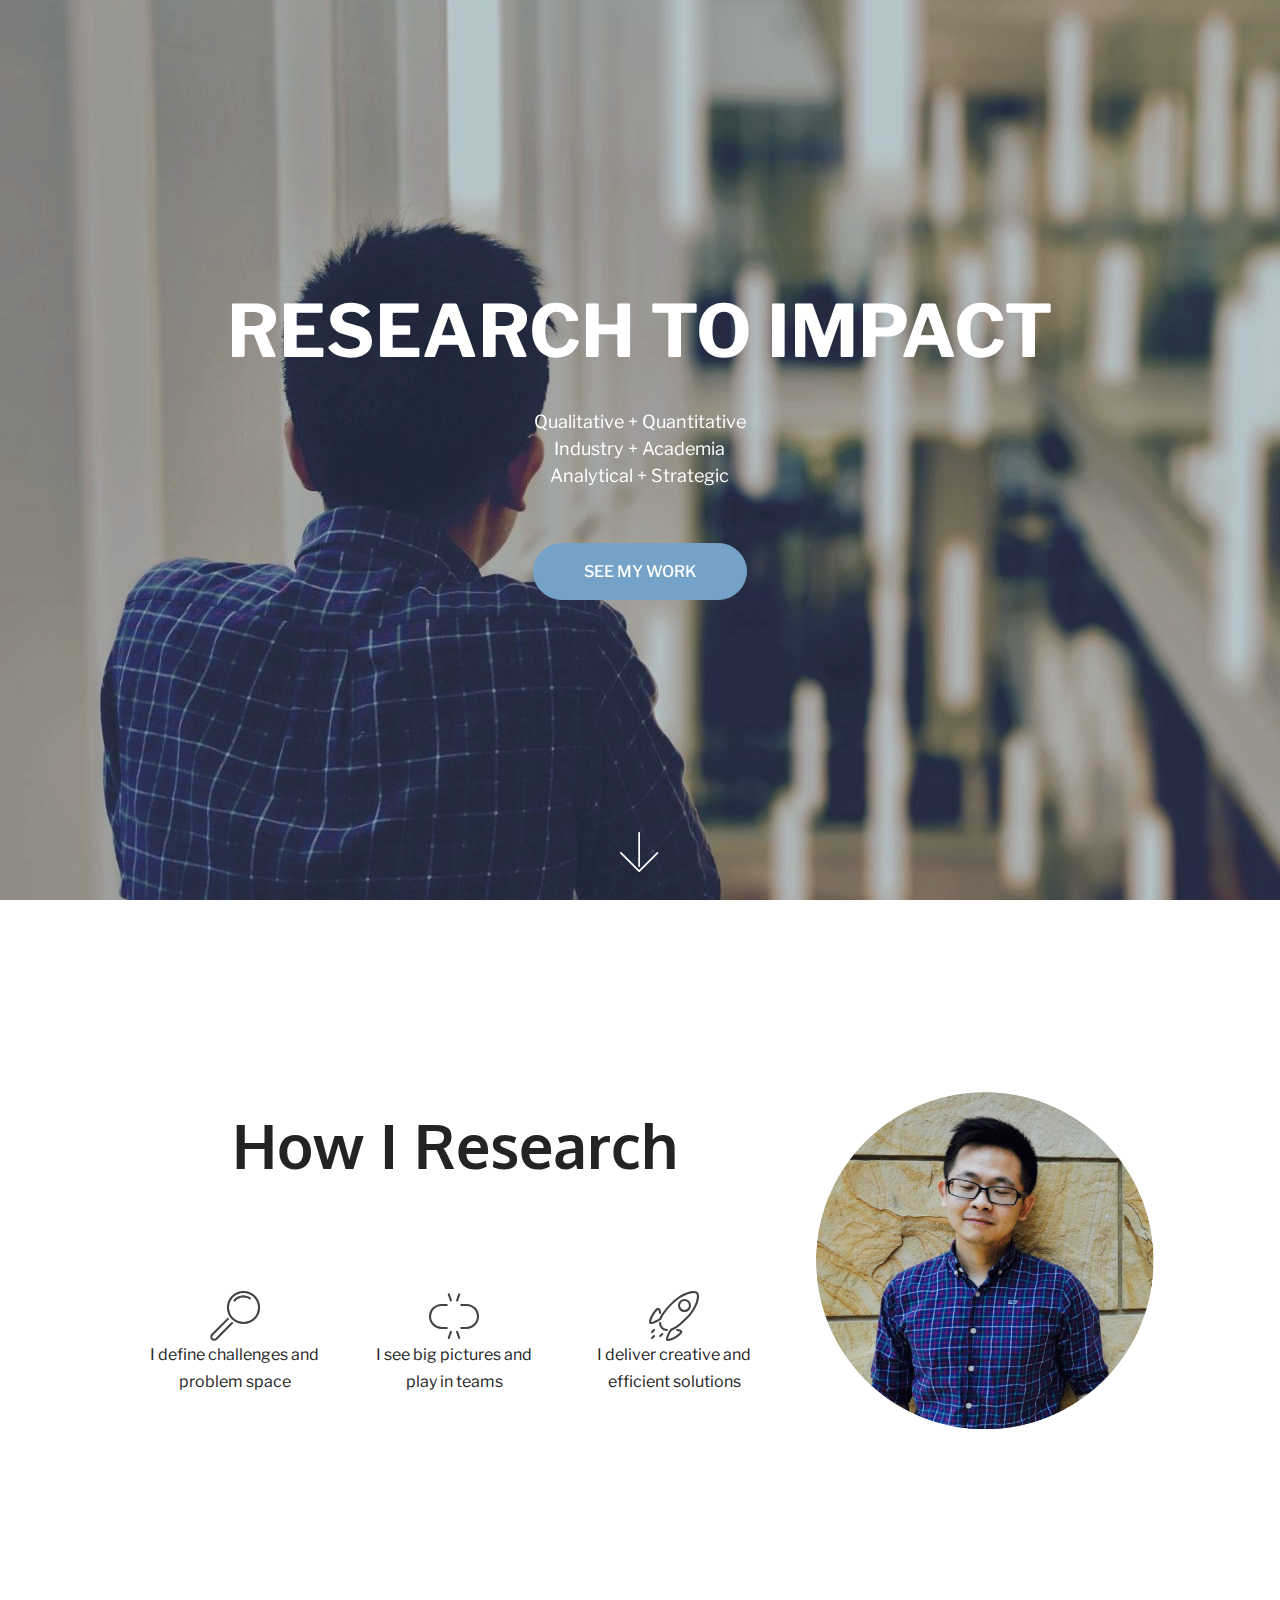
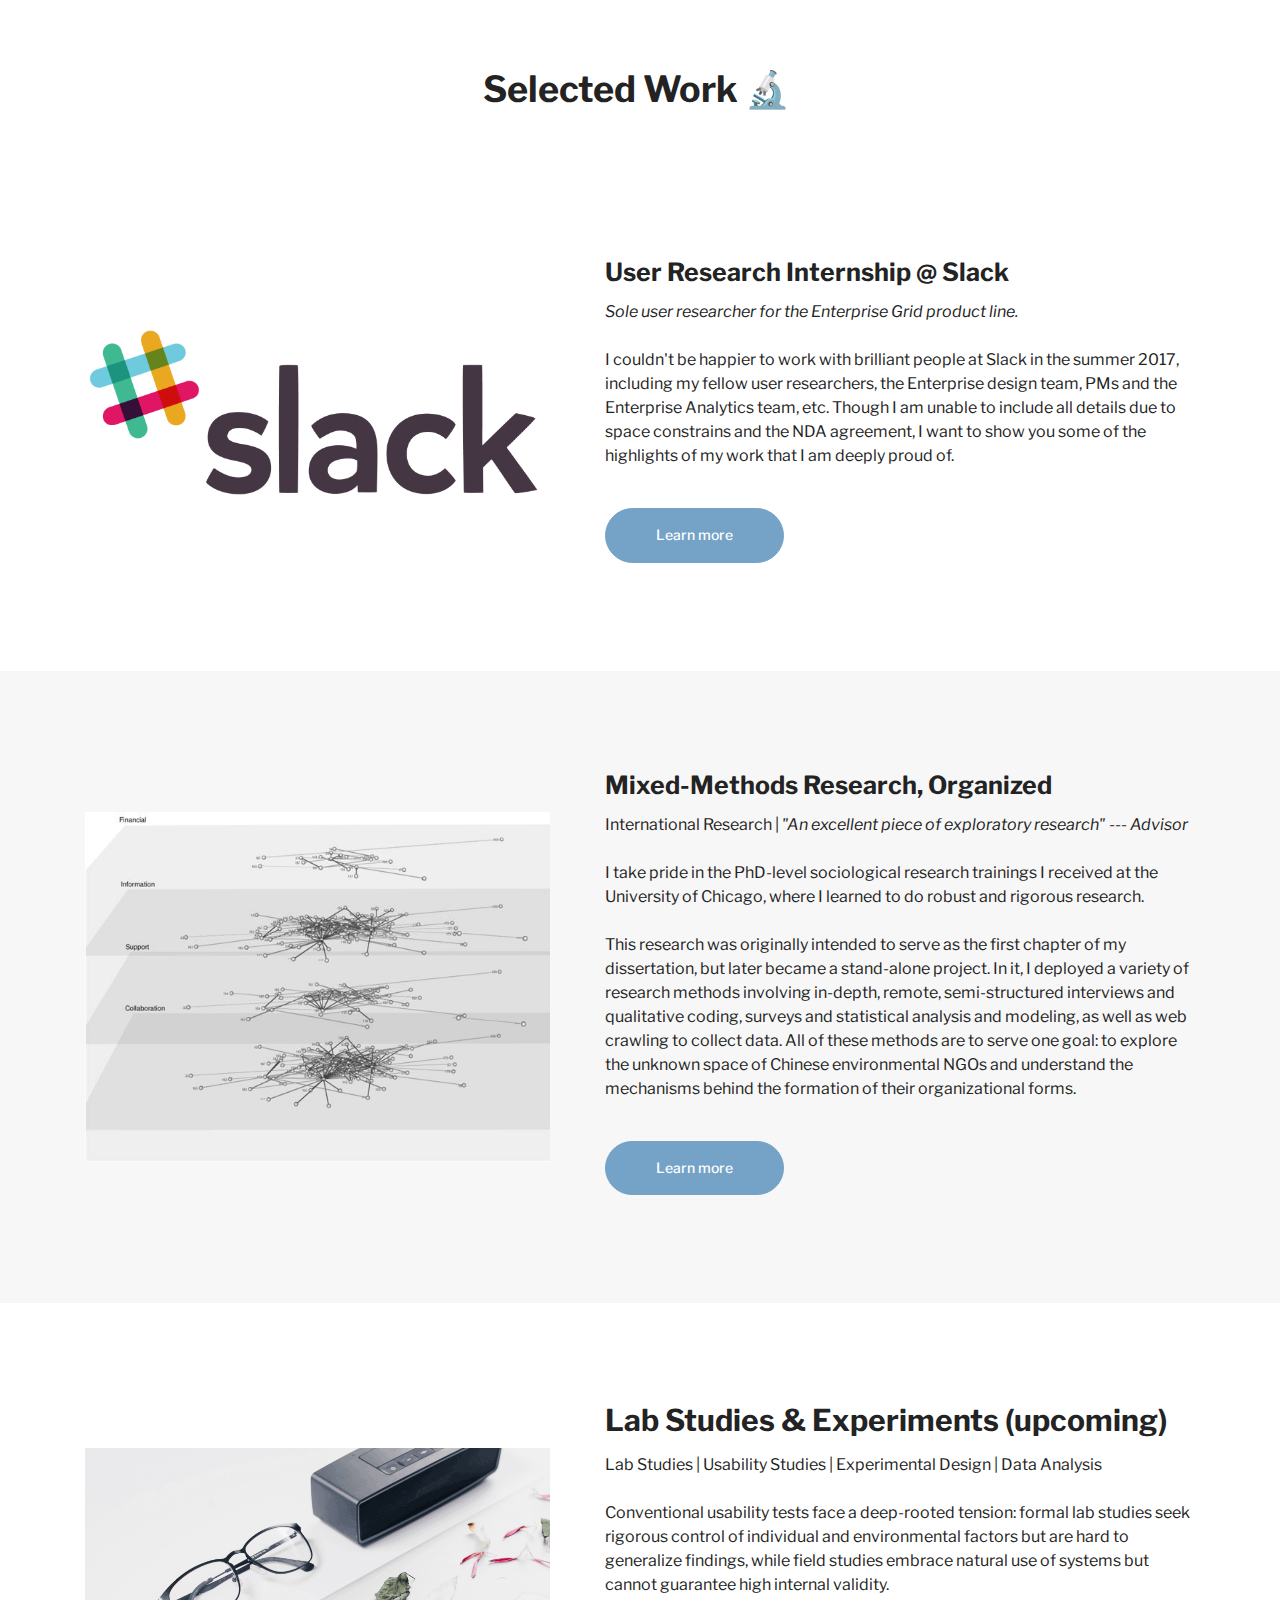
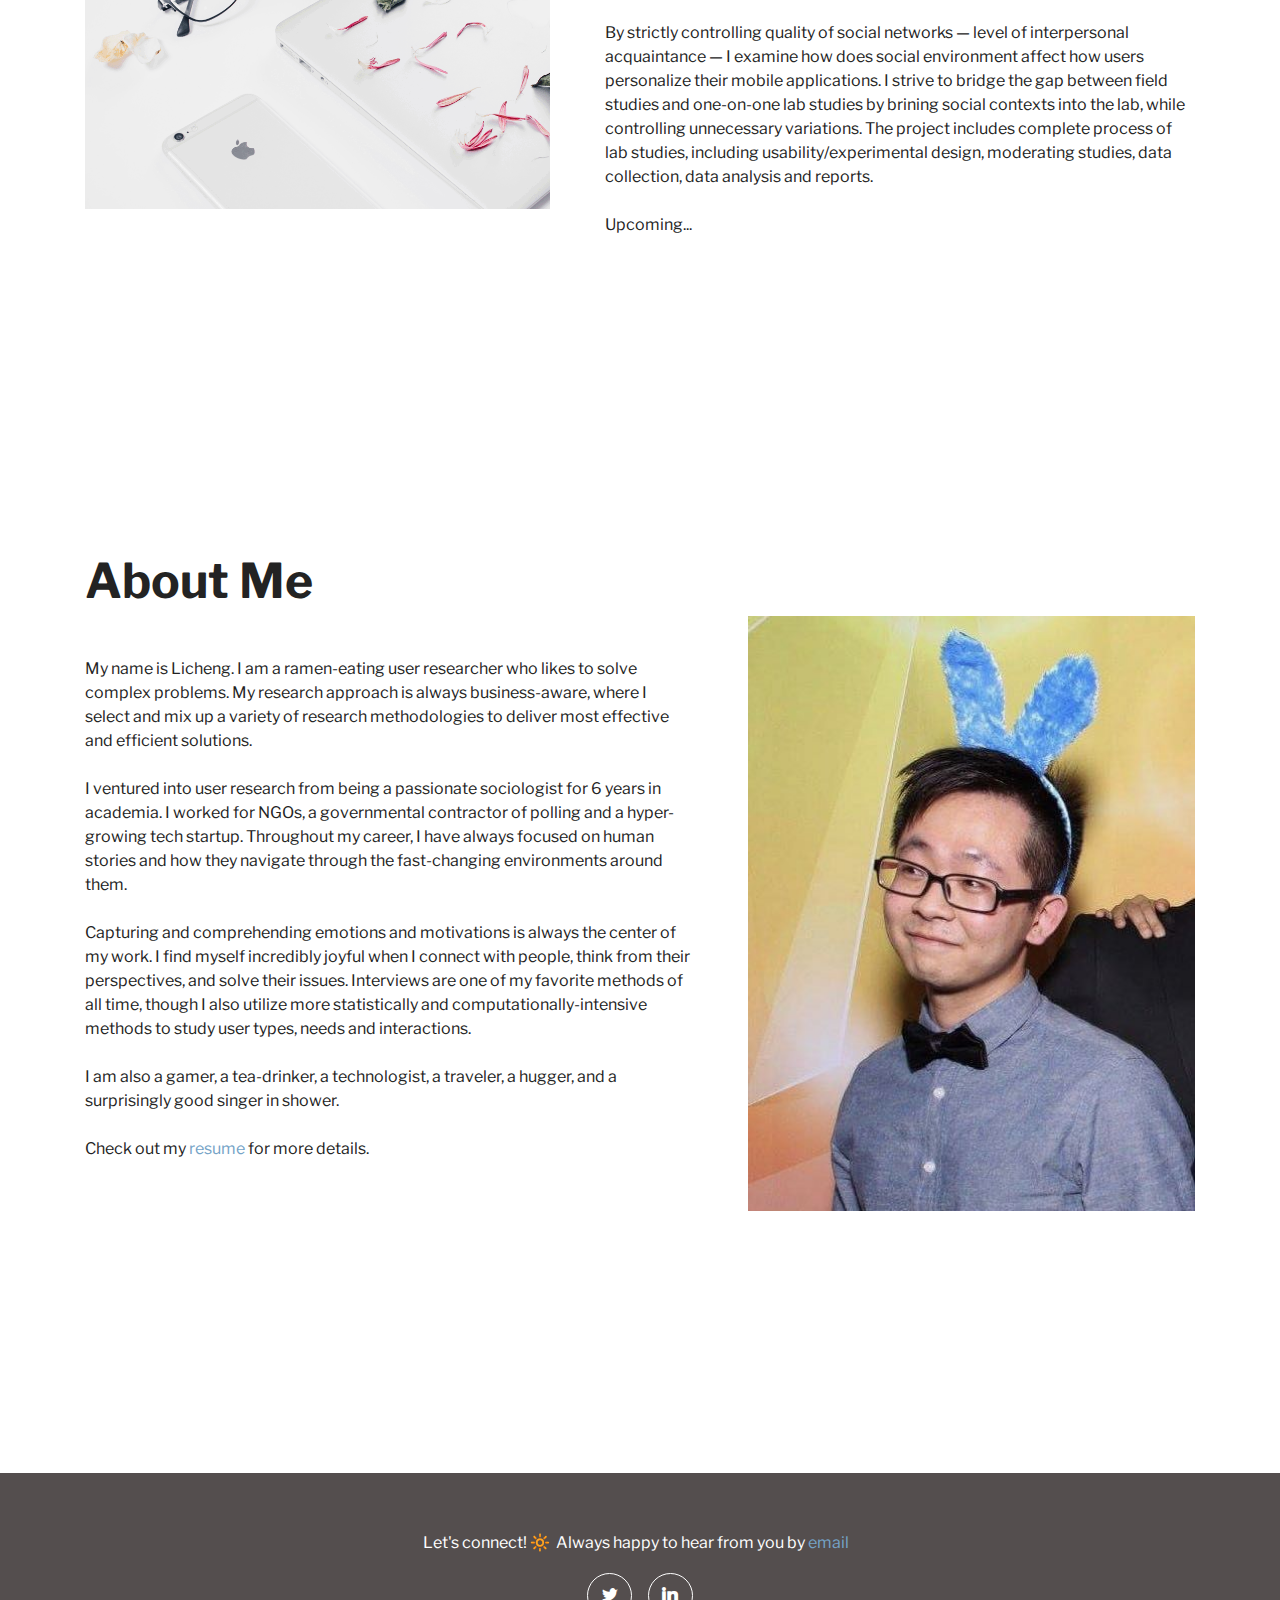
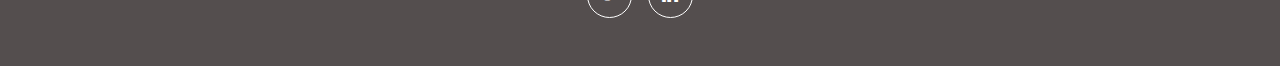
<file: index.html>
<!DOCTYPE html>
<html>
<head>
	<!-- Global Site Tag (gtag.js) - Google Analytics -->
<script async src="https://www.googletagmanager.com/gtag/js?id=UA-88360097-2"></script>
<script>
  window.dataLayer = window.dataLayer || [];
  function gtag(){dataLayer.push(arguments)};
  gtag('js', new Date());

  gtag('config', 'UA-88360097-2');
</script>

  <!-- Site made with Mobirise Website Builder v-->
  <meta charset="UTF-8">
  <meta http-equiv="X-UA-Compatible" content="IE=edge">
  <meta name="generator" content="Mobirise v4.3.0, mobirise.com">
  <meta name="viewport" content="width=device-width, initial-scale=1">
  <link rel="shortcut icon" href="assets/images/book3-128x128.png" type="image/x-icon">
  <meta name="description" content="">
  <title>Licheng Zhu - UX Research</title>
  <link rel="stylesheet" href="https://fonts.googleapis.com/css?family=Libre+Franklin:400,400i,600,600i">
  <link rel="stylesheet" href="assets/web/assets/mobirise-icons/mobirise-icons.css">
  <link rel="stylesheet" href="assets/tether/tether.min.css">
  <link rel="stylesheet" href="assets/bootstrap/css/bootstrap.min.css">
  <link rel="stylesheet" href="assets/socicon/css/socicon.min.css">
  <link rel="stylesheet" href="assets/theme/css/style.css">
  <link rel="stylesheet" href="assets/mobirise/css/mbr-additional.css" type="text/css">
  
  
  
</head>
<body>
<section class="mbr-section mbr-section-hero mbr-section-full header4 mbr-section-with-arrow mbr-parallax-background" id="header4-0" data-rv-view="0" style="background-image: url(assets/images/hero3-1280x975.jpg);">

    <div class="mbr-overlay" style="opacity: 0.3; background-color: rgb(38, 74, 84);"></div>

    <div class="mbr-table-cell">

        <div class="container">
            <div class="row heading">
                <div class="col-md-10 col-md-offset-1 text-xs-center">

                    <h1 class="mbr-section-title display-1 heading-title"><strong>RESEARCH TO IMPACT</strong></h1>
                    <p class="mbr-section-subtitle sub-2 heading-text">Qualitative + Quantitative<br>Industry + Academia<br>Analytical + Strategic</p>
                    <div class="mbr-section-btn"><a class="btn btn-md btn-info" href="index.html#content3-b">SEE MY WORK</a></div>
                </div>
            </div>
        </div>

        <div class="container-fluid">
            <div class="col-xs-12 col-lg-10 col-lg-offset-1">
                
            </div>
        </div>

    </div>

    <div class="mbr-arrow mbr-arrow-floating" aria-hidden="true"><a href="#msg-box4-6"><i class="mbri-down"></i></a></div>

</section>

<section class="mbr-section msg-box3 msg-box4" id="msg-box4-6" data-rv-view="3" style="background-color: rgb(255, 255, 255); padding-top: 100px; padding-bottom: 100px;">

    
    <div class="container">
        <div class="row">
            <div class="wraper" style="text-align: right;">
              <div class="hahaha" style="background: linear-gradient(to right top, rgb(69, 92, 151), rgb(148, 165, 208)) rgb(69, 92, 151);"></div>

              

              

              <!-- inverse -->

              <div class="mbr-table-cell col-md-6" style="width: 65%">
                  <h1 class="mbr-section-title display-2 text-center" style="padding-bottom: 30px"><strong>How I Research</strong><br><strong><br></strong></h1>
                  <div class="icons-block">
                      <div class="container">
                      <div class="row">
                        <div class="col-md-4 icons-item">
                          <div class="card-img" style="border-color: rgb(67, 67, 67); border-width: 0px;"><a class="mbri-search mbr-iconfont mbr-iconfont-features4" style="color: rgb(67, 67, 67); font-size: 50px;"></a></div>
                          <p class="round-text text-1 text-center">I define challenges and problem space</p>
                        </div>
                        <div class="col-md-4 icons-item" style="display: block;">
                          <div class="card-img" style="border-color: rgb(67, 67, 67); border-width: 0px;"><a class="mbri-unlink mbr-iconfont mbr-iconfont-features4" style="color: rgb(67, 67, 67); font-size: 50px;"></a></div>
                          <p class="round-text text-1 text-center">I see big pictures and play in teams</p>
                        </div>
                        <div class="col-md-4 icons-item" style="display: block;">
                          <div class="card-img" style="border-color: rgb(67, 67, 67); border-width: 0px;"><a class="mbri-rocket mbr-iconfont mbr-iconfont-features4" style="color: rgb(67, 67, 67); font-size: 50px;"></a></div>
                          <p class="round-text text-1 text-center">I deliver creative and efficient solutions</p>
                        </div>  
                      </div>
                      </div>
                  </div>
              </div>

              <div class="mbr-table-cell col-md-6 mbr-figure" style="width: 35%;"><img src="assets/images/profile-avatar-612x792.png"></div>

            </div>
        </div>
    </div>

</section>

<section class="mbr-section content3 mbr-section__container" id="content3-b" data-rv-view="6" style="background-color: rgb(255, 255, 255); padding-top: 40px; padding-bottom: 40px;">
    <div class="container">
        <div class="row">
            <div class="col-xs-12">
            	<h1 class="mbr-section-title display-2 text-center"><strong>Selected Work 🔬&nbsp;</strong><br></h1>
                
            </div>
        </div>
    </div>
</section>

<section class="mbr-section mbr-section-hero header3" id="header3-a" data-rv-view="8" style="background-color: rgb(255, 255, 255); padding-top: 50px; padding-bottom: 50px;">

    

    <div class="mbr-table mbr-table-full">
        <div class="mbr-table-cell">

            <div class="container">
                <div class="mbr-section row" style="padding-top: 50px; padding-bottom: 50px;">
                    <div class="mbr-table-md-up">
                        
                        <div class="mbr-table-cell mbr-right-padding-md-up mbr-valign-top col-md-7 image-size" style="width: 35%;">
                            <div class="mbr-figure"><a href="Slack.html"><img src="assets/images/slack-logo-on-white-1400x700.png"></a></div>
                        </div>
                        <div class="mbr-table-cell col-md-5 text-xs-center text-md-left">

                            <h3 class="mbr-section-title display-2"><strong>User Research Internship @ Slack</strong></h3>

                            <div class="mbr-section-text">
                                <p><em>Sole user researcher for the Enterprise Grid product line.</em><br><br>I couldn't be happier to work with brilliant people at Slack in the summer 2017, including my fellow user researchers, the Enterprise design team, PMs and the Enterprise Analytics team, etc. Though I am unable to include all details due to space constrains and the NDA agreement, I want to show you some of the highlights of my work that I am deeply proud of.<br><br></p>
                            </div>

                            <div class="mbr-section-btn"><a class="btn btn-lg btn-info" href="Slack.html">Learn more</a></div>

                        </div>

                        
                        

                    </div>
                </div>
            </div>

        </div>
    </div>

    

</section>

<section class="mbr-section mbr-section-hero header3" id="header3-d" data-rv-view="11" style="background-color: rgb(247, 247, 247); padding-top: 50px; padding-bottom: 50px;">

    

    <div class="mbr-table mbr-table-full">
        <div class="mbr-table-cell">

            <div class="container">
                <div class="mbr-section row" style="padding-top: 50px; padding-bottom: 50px;">
                    <div class="mbr-table-md-up">
                        
                        <div class="mbr-table-cell mbr-right-padding-md-up mbr-valign-top col-md-7 image-size" style="width: 35%;">
                            <div class="mbr-figure"><a href="page2.html"><img src="assets/images/network-multiple-640x480.jpg"></a></div>
                        </div>
                        <div class="mbr-table-cell col-md-5 text-xs-center text-md-left">

                            <h3 class="mbr-section-title display-2"><strong>Mixed-Methods Research, Organized</strong></h3>

                            <div class="mbr-section-text">
                                <p>International Research |<em> "An excellent piece of exploratory research" --- Advisor</em><br><br>I take pride in the PhD-level sociological research trainings I received at the University of Chicago, where I learned to do robust and rigorous research. <br><br>This research was originally intended to serve as the first chapter of my dissertation, but later became a stand-alone project.&nbsp;In it, I deployed a variety of research methods involving in-depth, remote, semi-structured interviews and qualitative coding, surveys and statistical analysis and modeling, as well as web crawling to collect data. All of these methods are to serve one goal: to explore the unknown space of Chinese environmental NGOs and understand the mechanisms behind the formation of their organizational forms.&nbsp;<br><br></p>
                            </div>

                            <div class="mbr-section-btn"><a class="btn btn-lg btn-info" href="page2.html">Learn more</a></div>

                        </div>

                        
                        

                    </div>
                </div>
            </div>

        </div>
    </div>

    

</section>

<section class="mbr-section mbr-section-hero header3" id="header3-3a" data-rv-view="17" style="background-color: rgb(255, 255, 255); padding-top: 50px; padding-bottom: 50px;">

    

    <div class="mbr-table mbr-table-full">
        <div class="mbr-table-cell">

            <div class="container">
                <div class="mbr-section row" style="padding-top: 50px; padding-bottom: 50px;">
                    <div class="mbr-table-md-up">
                        
                        <div class="mbr-table-cell mbr-right-padding-md-up mbr-valign-top col-md-7 image-size" style="width: 35%;">
                            <div class="mbr-figure"><img src="assets/images/experiment-912x707.png"></div>
                        </div>
                        <div class="mbr-table-cell col-md-5 text-xs-center text-md-left">

                            <h3 class="mbr-section-title display-2"><strong>Lab Studies &amp; Experiments (upcoming)</strong></h3>

                            <div class="mbr-section-text">
                                <p>Lab Studies | Usability Studies | Experimental Design |&nbsp;Data Analysis<br><br>Conventional usability tests face a deep-rooted tension: formal lab studies seek rigorous control of individual and environmental factors but are hard to generalize findings, while field studies embrace natural use of systems but cannot guarantee high internal validity. <br><br>By strictly controlling quality of social networks — level of interpersonal acquaintance — I examine how does social environment affect how users personalize their mobile applications. I strive to bridge the gap between field studies and one-on-one lab studies by brining social contexts into the lab, while controlling unnecessary variations. The project includes complete process of lab studies, including usability/experimental design, moderating studies, data collection, data analysis and reports.&nbsp;<br><br>Upcoming...</p>
                            </div>

                            

                        </div>

                        
                        

                    </div>
                </div>
            </div>

        </div>
    </div>

    

</section>

<section class="mbr-section mbr-section-hero header3" id="header3-1p" data-rv-view="23" style="background-color: rgb(255, 255, 255); padding-top: 100px; padding-bottom: 100px;">

    

    <div class="mbr-table mbr-table-full">
        <div class="mbr-table-cell">

            <div class="container">
                <div class="mbr-section row" style="padding-top: 100px; padding-bottom: 100px;">
                    <div class="mbr-table-md-up">
                        
                        
                        

                        <div class="mbr-table-cell mbr-right-padding-md-up col-md-5 text-xs-center text-md-right">

                            <h3 class="mbr-section-title display-2"><strong>About Me</strong><strong><br></strong></h3>

                            <div class="mbr-section-text">
                                <p><br>My name is Licheng. I am a ramen-eating user researcher who likes to solve complex problems. My research approach is always business-aware, where I select and mix up a variety of research methodologies to deliver most effective and efficient solutions. <br><br>I ventured into user research from being a passionate sociologist for 6 years in academia. I worked for NGOs, a governmental contractor of polling and a hyper-growing tech startup. Throughout my career, I have always focused on human stories and how they navigate through the fast-changing environments around them. <br><br>Capturing and comprehending emotions and motivations is always the center of my work. I find myself incredibly joyful when I connect with people, think from their perspectives, and solve their issues. Interviews are one of my favorite methods of all time, though I also utilize more statistically and computationally-intensive methods to study user types, needs and interactions.<br><br>I am also a gamer, a tea-drinker, a technologist, a traveler, a hugger, and a surprisingly good singer in shower.<br><br>Check out my&nbsp;<a href="https://www.dropbox.com/s/e46ini7icbq24kb/Licheng%20Zhu%20Resume.pdf?dl=0" target="_blank">resume</a>&nbsp;for more details.<br><br><br><br><br></p>
                            </div>

                            

                        </div>
                        <div class="mbr-table-cell mbr-valign-top col-md-7 image-size" style="width: 30%;">
                            <div class="mbr-figure"><img src="assets/images/profile4-444x591.jpg"></div>
                        </div>

                    </div>
                </div>
            </div>

        </div>
    </div>

    

</section>

<section class="mbr-section footer2" id="footer2-k" data-rv-view="20" style="background-color: rgb(84, 78, 78); padding-top: 40px; padding-bottom: 40px;">

    

    <div class="container">
        <div class="row">
            <div class="col-xs-12 text-xs-center">
                <p class="footer-header mbr-section-title sub-2"></p>

                <div class="footer-list mbr-section-text text-1">
                    <ul>
                        <li class="last">Let's connect! 🔆 &nbsp;Always happy to hear from you by&nbsp;<a href="mailto:lichengzhu@outlook.com">email</a></li>
                        
                        
                        
                        
                        
                        
                        
                        
                        
                    </ul>
                </div>

                <div><a class="btn btn-social" title="Twitter" target="_blank" href="https://twitter.com/licheng_zhu"><i class="socicon socicon-twitter"></i></a>       <a class="btn btn-social" title="LinkedIn" target="_blank" href="https://www.linkedin.com/in/lichengzhu/"><i class="socicon socicon-linkedin"></i></a>   </div>
            </div>
        </div>
    </div>


</section>


  <script src="assets/web/assets/jquery/jquery.min.js"></script>
  <script src="assets/tether/tether.min.js"></script>
  <script src="assets/bootstrap/js/bootstrap.min.js"></script>
  <script src="assets/smooth-scroll/smooth-scroll.js"></script>
  <script src="assets/jarallax/jarallax.js"></script>
  <script src="assets/theme/js/script.js"></script>
  
  
</body>
</html>
</file>
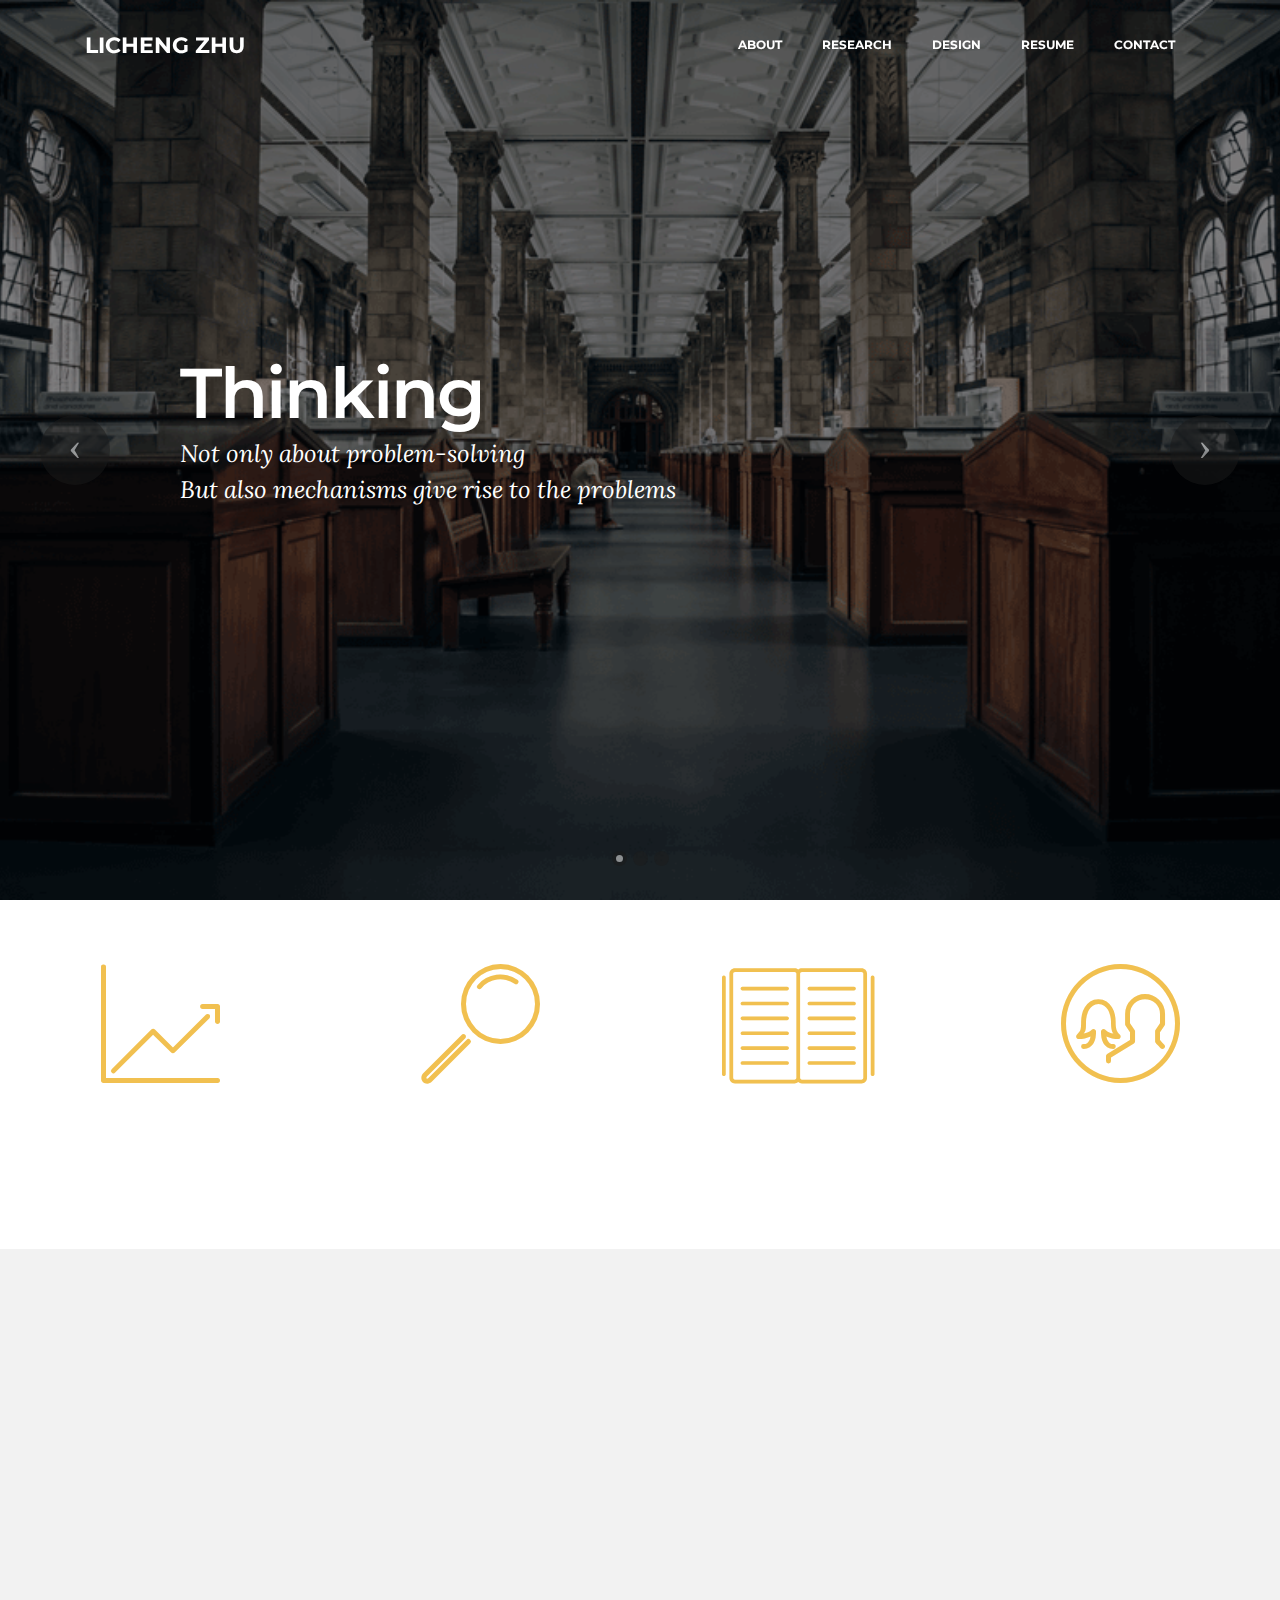
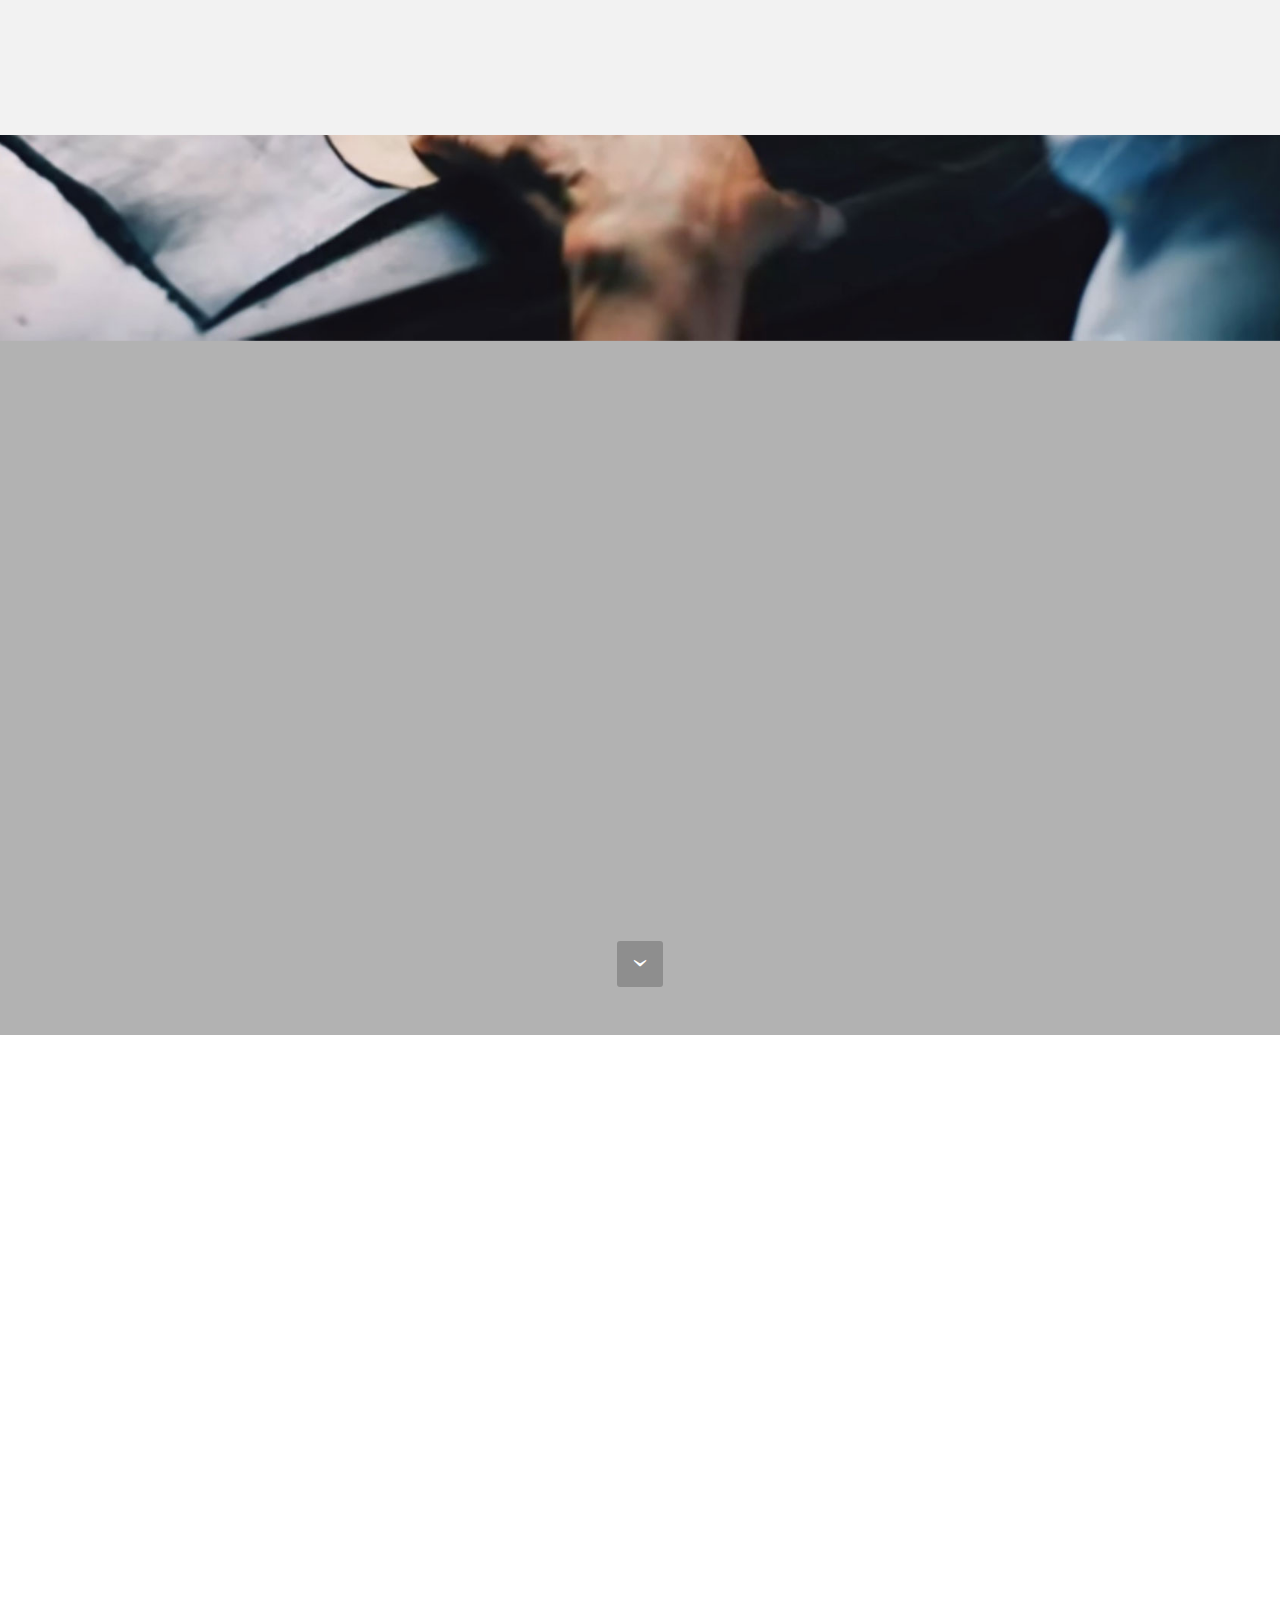
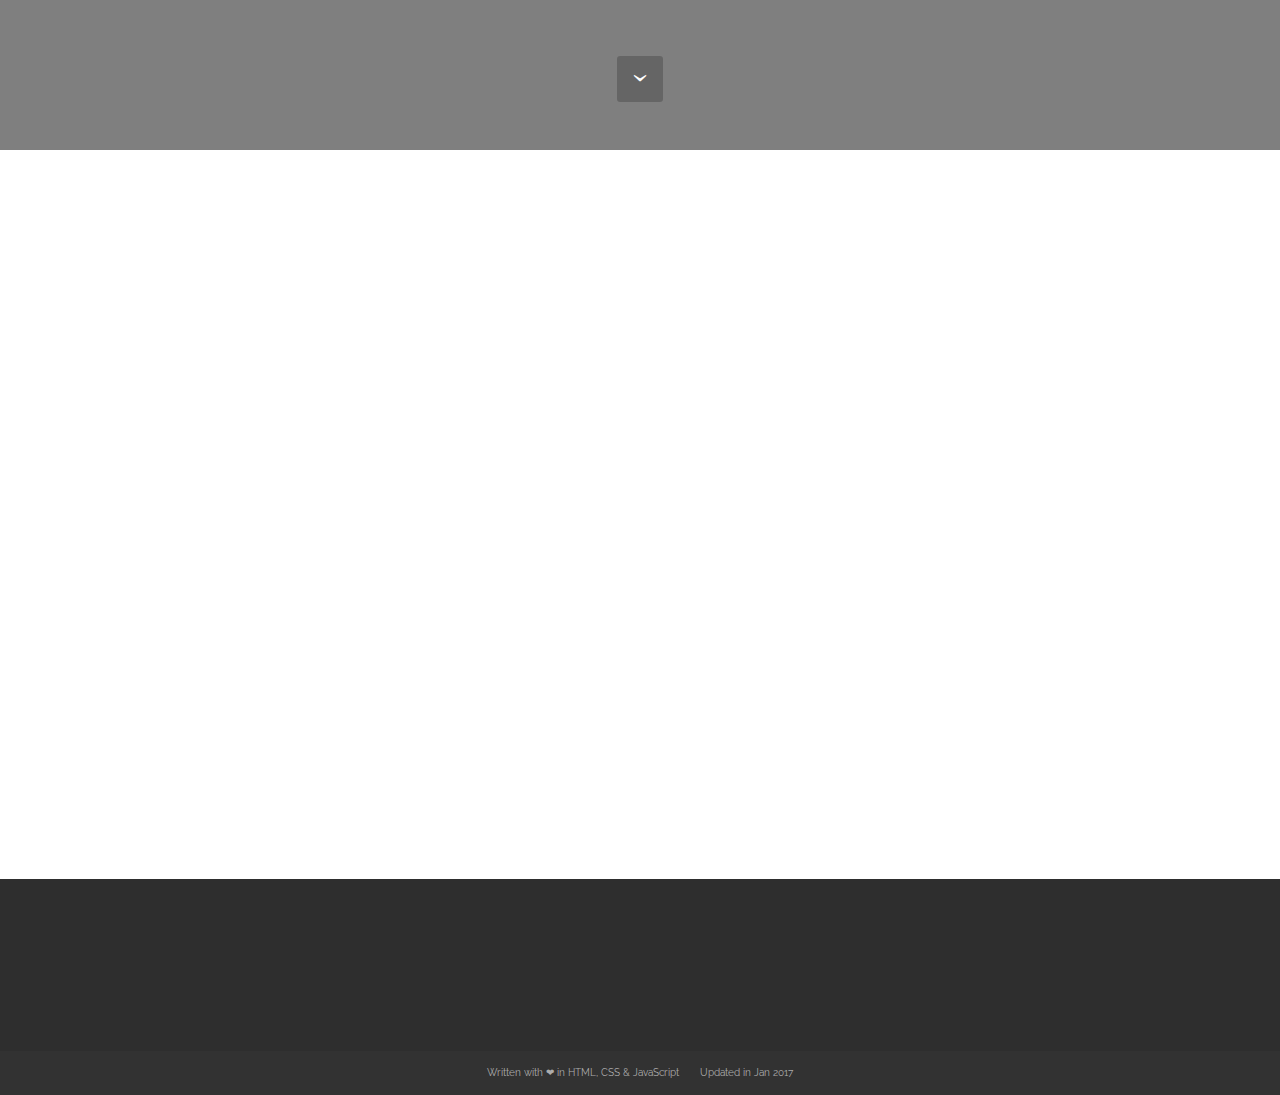
<file: version2_archived/index.html>
<!DOCTYPE html>
<html>
<head>
  <meta charset="UTF-8">
  <meta http-equiv="X-UA-Compatible" content="IE=edge">
  <meta name="viewport" content="width=device-width, initial-scale=1">
  <meta name="description" content="">
  <title>UX Licheng</title>
  
  <link rel="stylesheet" type="text/css" href="css/image-filter.css">
  <link rel="stylesheet" href="https://fonts.googleapis.com/css?family=Lora:400,700,400italic,700italic&amp;subset=latin">
  <link rel="stylesheet" href="https://fonts.googleapis.com/css?family=Montserrat:400,700">
  <link rel="stylesheet" href="https://fonts.googleapis.com/css?family=Raleway:100,100i,200,200i,300,300i,400,400i,500,500i,600,600i,700,700i,800,800i,900,900i">
  <link rel="stylesheet" href="material/web/assets/mobirise-icons/mobirise-icons.css">
  <!-- <link rel="stylesheet" href="css/animate.css"> -->
  <link rel="stylesheet" href="css/material.css">
  <link rel="stylesheet" href="material/et-line-font-plugin/style.css">
  <link rel="stylesheet" href="material/tether/tether.min.css">
  <link rel="stylesheet" href="material/bootstrap/css/bootstrap.min.css">
  <link rel="stylesheet" href="material/animate.css/animate.min.css">
  <link rel="stylesheet" href="material/dropdown/css/style.css">
  <link rel="stylesheet" href="material/socicon/css/socicon.min.css">
  <link rel="stylesheet" href="css/theme-style.css">
  <link rel="stylesheet" href="css/additional.css" type="text/css">
  <link rel="stylesheet" type="text/css" href="css/modal.css">
  
  
  
</head>
<body>
<section id="ext_menu-3">

    <nav class="navbar navbar-dropdown bg-color transparent navbar-fixed-top">
        <div class="container">

            <div class="mbr-table">
                <div class="mbr-table-cell">

                    <div class="navbar-brand">
                        
                        <a class="navbar-caption" href="index.html">LICHENG ZHU&nbsp;</a>
                    </div>

                </div>
                <div class="mbr-table-cell">

                    <button class="navbar-toggler pull-xs-right hidden-md-up" type="button" data-toggle="collapse" data-target="#exCollapsingNavbar">
                        <div class="hamburger-icon"></div>
                    </button>

                    <ul class="nav-dropdown collapse pull-xs-right nav navbar-nav navbar-toggleable-sm" id="exCollapsingNavbar"><li class="nav-item"><a class="nav-link link" href="#about-section">ABOUT</a></li><li class="nav-item"><a class="nav-link link" href="#research">RESEARCH</a></li><li class="nav-item"><a class="nav-link link" href="#design">DESIGN</a></li><li class="nav-item"><a class="nav-link link" href="static/resume.pdf">RESUME</a></li><li class="nav-item"><a class="nav-link link" href="#contact-section">CONTACT</a></li></ul>
                    <button hidden="" class="navbar-toggler navbar-close" type="button" data-toggle="collapse" data-target="#exCollapsingNavbar">
                        <div class="close-icon"></div>
                    </button>

                </div>
            </div>

        </div>
    </nav>

</section>

<section class="engine"><a rel="external" href="">free html web building software download</a></section><section class="mbr-slider mbr-section mbr-section__container carousel slide mbr-section-nopadding mbr-after-navbar" data-ride="carousel" data-keyboard="false" data-wrap="true" data-pause="false" data-interval="5000" id="slider-4">
    <div>
        <div>
            <div>
                <ol class="carousel-indicators">
                    <li data-app-prevent-settings="" data-target="#slider-4" data-slide-to="0" class="active"></li><li data-app-prevent-settings="" data-target="#slider-4" data-slide-to="1"></li><li data-app-prevent-settings="" data-target="#slider-4" class="" data-slide-to="2"></li>
                </ol>
                <div class="carousel-inner" role="listbox">
                    <div class="mbr-section mbr-section-hero carousel-item dark center mbr-section-full active" data-bg-video-slide="false" style="background-image: url(img/library.png);">
                        <div class="mbr-table-cell">
                            <div class="mbr-overlay"></div>
                            <div class="container-slide container">
                                
                                <div class="row">
                                    <div class="col-md-8 col-md-offset-1">
                                        <h2 class="mbr-section-title display-1">Thinking</h2>
                                        <p class="mbr-section-lead lead">Not only about problem-solving<br>But also mechanisms give rise to the problems</p>

                                        
                                    </div>
                                </div>
                            </div>
                        </div>
                    </div><div class="mbr-section mbr-section-hero carousel-item dark center mbr-section-full" data-bg-video-slide="false" style="background-image: url(img/hands.jpg);">
                        <div class="mbr-table-cell">
                            <div class="mbr-overlay"></div>
                            <div class="container-slide container">
                                
                                <div class="row">
                                    <div class="col-md-8 col-md-offset-1">
                                        <h2 class="mbr-section-title display-1">Data</h2>
                                        <p class="mbr-section-lead lead">Qualitative, Quantitative and Mixed<br>Data gets me closer to users<br></p>

                                        
                                    </div>
                                </div>
                            </div>
                        </div>
                    </div><div class="mbr-section mbr-section-hero carousel-item dark center mbr-section-full" data-bg-video-slide="false" style="background-image: url(img/laugh.jpg);">
                        <div class="mbr-table-cell">
                            <div class="mbr-overlay"></div>
                            <div class="container-slide container">
                                
                                <div class="row">
                                    <div class="col-md-8 col-md-offset-1">
                                        <h2 class="mbr-section-title display-1">Story</h2>
                                        <p class="mbr-section-lead lead">When technology fades away<br>Humanity surfaced and lives transformed&nbsp;<br></p>

                                        
                                    </div>
                                </div>
                            </div>
                        </div>
                    </div>
                </div>

                <a data-app-prevent-settings="" class="left carousel-control" role="button" data-slide="prev" href="#slider-4">
                    <span class="icon-prev" aria-hidden="true"></span>
                    <span class="sr-only">Previous</span>
                </a>
                <a data-app-prevent-settings="" class="right carousel-control" role="button" data-slide="next" href="#slider-4">
                    <span class="icon-next" aria-hidden="true"></span>
                    <span class="sr-only">Next</span>
                </a>
            </div>
        </div>
    </div>
</section>


<section class="mbr-cards mbr-section mbr-section-nopadding" id="about-section" style="background-color: rgb(255, 255, 255);">

    <div class="mbr-cards-row row">
        <div class="mbr-cards-col col-xs-12 col-lg-3" style="padding-top: 40px; padding-bottom: 40px;">
            <div class="container">
              <div class="card cart-block">
                  <div class="card-img"><span class="mbri-growing-chart mbr-iconfont mbr-iconfont-features3"></span></div>
                  <div class="card-block">
                    <h4 class="card-title">Data Fanatic</h4>
                    
                    <p class="card-text">Qualitative and quantitative data are both fun and powerful</p>
                    
                    </div>
                </div>
            </div>
        </div>
        <div class="mbr-cards-col col-xs-12 col-lg-3" style="padding-top: 40px; padding-bottom: 40px;">
            <div class="container">
                <div class="card cart-block">
                    <div class="card-img"><span class="mbri-search mbr-iconfont mbr-iconfont-features3"></span></div>
                    <div class="card-block">
                        <h4 class="card-title">Sociologist</h4>
                        
                        <p class="card-text">Understand people and behavior in a complex social environment</p>
                        
                    </div>
                </div>
            </div>
        </div>
        <div class="mbr-cards-col col-xs-12 col-lg-3" style="padding-top: 40px; padding-bottom: 40px;">
            <div class="container">
                <div class="card cart-block">
                    <div class="card-img"><span class="etl-icon icon-book-open mbr-iconfont mbr-iconfont-features3"></span></div>
                    <div class="card-block">
                        <h4 class="card-title">Learning Lover</h4>
                        
                        <p class="card-text">Always enthusiastic&nbsp;to embrace chaos and new knowledge</p>
                        
                    </div>
                </div>
            </div>
        </div>
        <div class="mbr-cards-col col-xs-12 col-lg-3" style="padding-top: 40px; padding-bottom: 40px;">
            <div class="container">
                <div class="card cart-block">
                    <div class="card-img"><span class="mbri-users mbr-iconfont mbr-iconfont-features3"></span></div>
                    <div class="card-block">
                        <h4 class="card-title">Team Player</h4>
                        
                        <p class="card-text">"Amongst three people walking, one can certainly be my teacher"</p>
                        
                    </div>
                </div>
            </div>
        </div>
        
        
    </div>
</section>

<section class="mbr-section article" id="about-identity" style="background-color: rgb(242, 242, 242); padding-top: 120px; padding-bottom: 120px;">

    
    <div class="container">
        <div class="row">
            <div class="col-md-8 col-md-offset-2 text-xs-center">
                <h3 class="mbr-section-title display-2">A UX RESEARCHER WITH IDENTITY</h3>
                <div class="lead">
                    <p style="margin-left: -10px; margin-right: -10px">
                        <!-- Define challenges | Explore solutions | Generate insights | Design research | Collect feedback &nbsp; <br> -->
                        Data, theories, practices and insights live hand by hand in me
                    </p>
                </div>
                <div><a class="btn btn-secondary" href="https://lichengzhu.github.io/blog/" target="_blank">MORE: MY BLOG</a></div>
            </div>
        </div>
    </div>

</section>

<!-- Research Section -->
<section class="mbr-section mbr-section-hero mbr-section-full mbr-parallax-background mbr-section-with-arrow" id="research" style="background-image: url(img/tailor.jpg);">

    <div class="mbr-overlay" style="opacity: 0.3; background-color: rgb(0, 0, 0);"></div>

    <div class="mbr-table-cell">

        <div class="container">
            <div class="row">
                <div class="mbr-section col-md-10 col-md-offset-1 text-xs-center">

                    <h1 class="mbr-section-title display-1">USER RESEARCH</h1>
                    <p class="mbr-section-lead lead"><br>Research, because I care</p>
                    
                </div>
            </div>
        </div>
    </div>

    <div class="mbr-arrow mbr-arrow-floating" aria-hidden="true"><a href="#research-projects"><i class="mbr-arrow-icon"></i></a></div>

</section>

<section class="mbr-cards mbr-section mbr-section-nopadding" id="research-projects" style="background-color: rgb(255, 255, 255); padding-left: 5%; padding-right: 5%;">

    <div class="mbr-cards-row row">
        <div class="mbr-cards-col col-xs-12 col-lg-6" style="padding-top: 40px; padding-bottom: 40px;">
            <div class="container">
                <div class="card cart-block">
                    <div class="card-img"><img src="img/behind-the-back.jpg" class="card-img-top" data-toggle="modal" data-target="#game-research"></div>
                    <div class="card-block">
                        <h4 class="card-title">I harness quantitative research to understand users</h4>
                        <h5 class="card-subtitle">#quantitative research #statistical analysis #data manipulation #data reduction #big data #Hadoop</h5>
                        <p class="card-text">How does speech and behavior affect on each other for gamers? I approach this issue by exploratively employing cutting-edge techniques of big data. (ongoing)</p>
                        
                    </div>
                </div>
            </div>
        </div>
        <div class="mbr-cards-col col-xs-12 col-lg-6" style="padding-top: 40px; padding-bottom: 40px;">
            <div class="container">
                <div class="card cart-block">
                    <div class="card-img"><img src="img/network-multiple.jpg" class="card-img-top" data-toggle="modal" data-target="#organizational-form"></div>
                    <div class="card-block">
                        <h4 class="card-title">I cater my research design around my research subjects</h4>
                        <h5 class="card-subtitle">#mixed-method research #exploratory research #survey #interview #web scrawler #collecting "hard" data</h5>
                        <p class="card-text">I take pride in the PhD-level sociological research trainings I received at the University of Chicago, where I learned to do robust and rigorous research.</p>
                        
                    </div>
                </div>
            </div>
        </div>
    </div>
     <!-- <div class="wraptocenter">
        <div><a class="btn btn-secondary" id="research-toggle" style="margin-bottom: 40px;">MORE</a></div>
    </div> -->
    <!-- <div class="mbr-cards-row row research-hide"> -->
    <div class="mbr-cards-row row">
        <div class="mbr-cards-col col-xs-12 col-lg-6" style="padding-top: 10px; padding-bottom: 80px;">
            <div class="container">
              <div class="card cart-block">
                  <div class="card-img">
                    <img src="img/interaction-map-thumbnail.jpg" class="card-img-top" data-toggle="modal" data-target="#cengage" id="card-img-base">
                    <!-- <p class="img-text">&#9906;</p> -->
                  </div>
                  <div class="card-block">
                    <h4 class="card-title">I fully explore a problem before giving recommendations</h4>
                    <h5 class="card-subtitle">#interaction map #interview #survey #heuristic evaluation #usability testing</h5>
                    <p class="card-text">My client Cengage is going to the new field of text mining. But they couldn't determine features and looks of their product because the field does not have any established solutions yet. (ongoing)</p>
                    
                    </div>
                </div>
            </div>
        </div>
        <div class="mbr-cards-col col-xs-12 col-lg-6" style="padding-top: 10px; padding-bottom: 80px;">
            <div class="container">
                <div class="card cart-block">
                    <div class="card-img">
                        <img src="img/shut-up.jpg" class="card-img-top" data-toggle="modal" data-target="#shut-up">
                        <!-- <p class="img-text">&#9906;</p> -->
                    </div>
                    <div class="card-block">
                        <h4 class="card-title">I enjoy listening to users and discovering their needs</h4>
                        <h5 class="card-subtitle">#in-depth interviewing #content analysis #qualitative research</h5>
                        <p class="card-text">It turns out that the #1 thing Leo, an indie game developer, needs is not financial support, as one may have guessed. Instead, his hidden want is a connection to the larger gamer community.</p>
                        
                    </div>
                </div>
            </div>
        </div>
    </div>
</section>



<!-- Design Section -->
<section class="mbr-section mbr-section-hero mbr-section-full mbr-parallax-background mbr-section-with-arrow" id="design" style="background-image: url(img/wedding2.jpg);">

    <div class="mbr-overlay" style="opacity: 0.5; background-color: rgb(0, 0, 0);"></div>

    <div class="mbr-table-cell">

        <div class="container">
            <div class="row">
                <div class="mbr-section col-md-10 col-md-offset-1 text-xs-center">

                    <h1 class="mbr-section-title display-1">PRODUCT &amp; DESIGN</h1>
                    <p class="mbr-section-lead lead"><br>Product for the moment</p>
                    
                </div>
            </div>
        </div>
    </div>

    <div class="mbr-arrow mbr-arrow-floating" aria-hidden="true"><a href="#design-projects"><i class="mbr-arrow-icon"></i></a></div>

</section>

<section class="mbr-cards mbr-section mbr-section-nopadding" id="design-projects" style="background-color: rgb(255, 255, 255); padding-left: 5%; padding-right: 5%;">

        <div class="mbr-cards-row row" id="Design">
        <div class="mbr-cards-col col-xs-12 col-lg-6" style="padding-top: 40px; padding-bottom: 80px;">
            <div class="container">
              <div class="card cart-block">
                  <div class="card-img">
                    <img src="img/ParkMe.jpg" class="card-img-top" data-toggle="modal" data-target="#park-me">
                  </div>
                  <div class="card-block">
                    <h4 class="card-title">I understand design process, by designing</h4>
                    <h5 class="card-subtitle">#interaction design #ideation #information architecture</h5>
                    <p class="card-text">I learned the whole process of product design by designing a mobile application myself. From explorative research, ideation, designing and testing, I enjoy creating a inspiring and life-changing products.</p>
                    
                    </div>
                </div>
            </div>
        </div>

        <div class="mbr-cards-col col-xs-12 col-lg-6" style="padding-top: 40px; padding-bottom: 80px;" data-target="#datadive">
            <div class="container">
              <div class="card cart-block">
                  <div class="card-img"><img src="img/data-dive-cup.jpg" class="card-img-top" data-toggle="modal" data-target="#datadive"></div>
                  <div class="card-block">
                    <h4 class="card-title">I lead teams to achieve a goal, and then we iterate</h4>
                    <h5 class="card-subtitle">#product management #flexibility #teamplay</h5>
                    <p class="card-text">I led a team of 4 and 20 more volunteers at 2016 Ann Arbor Data Dive. There, I learned it's never about just me, but being flexible and share a journey with others to make the world a better place, bit by bit.</p>
                    
                    </div>
                </div>
            </div>
        </div>

        <!-- <div class="mbr-cards-col col-xs-12 col-lg-6" style="padding-top: 40px; padding-bottom: 40px;">
            <div class="container special-project">
                <div class="card cart-block">
                    <div class="card-img">
                        <img src="img/visual-main.jpg" class="card-img-top" data-toggle="modal" data-target="#visual">
                    </div>
                    <div class="card-block">
                        <h4 class="card-title">(upcoming) Graphic design and visual communication</h4>
                        
                        <p class="card-text">I never overlook the power of visual communications: Establishing credibility, persuasion and spread love.</p>
                        
                    </div>
                </div>
            </div>
        </div> -->

        <!-- <div class="wraptocenter">
            <div><a class="btn btn-primary" id="design-toggle" style="margin-bottom: 20px;">MORE</a></div>
        </div> -->
        
        
        
        
    </div>
</section>

<section class="mbr-section mbr-section-md-padding" id="contact-section" style="background-color: rgb(46, 46, 46); padding-top: 30px; padding-bottom: 30px;">
    
    <div class="container">
        <div class="row">
            <div class="col-md-8 col-md-offset-2 text-xs-center">
                <h5 class="mbr-section-title display-2">Let's talk!</h5>
                <div id="btn-social">
                    <a class="btn btn-social" title="Twitter" target="_blank" href="https://twitter.com/licheng_zhu"><i class="socicon socicon-twitter"></i></a>       
                    <a class="btn btn-social" title="LinkedIn" target="_blank" href="https://www.linkedin.com/in/lichengzhu"><i class="socicon socicon-linkedin"></i></a> 
                    <a class="btn btn-social" title="VKontakte" target="_blank" href="mailto:lichengzhu@outlook.com"><span class="socicon socicon-mail mbr-iconfont mbr-iconfont-btn"></span></a> 
                    <a class="btn btn-social" title="Odnoklassniki" target="_blank" href="https://github.com/lichengzhu"><span class="socicon socicon-github mbr-iconfont mbr-iconfont-btn"></span></a>
                </div>
            </div>
        </div>
    </div>
</section>

<footer class="mbr-small-footer mbr-section mbr-section-nopadding" id="footer1-b" style="background-color: rgb(50, 50, 50); padding-top: 0.875rem; padding-bottom: 0.875rem;">
    
    <div class="container">
        <p class="text-xs-center">Written with ❤ in HTML, CSS &amp; JavaScript &nbsp; &nbsp; &nbsp; Updated in Jan 2017</p>
    </div>
</footer>

<!-- Modal fullscreen -->
<!-- Research -->

<div class="modal modal-fullscreen fade" id="cengage" tabindex="-1" role="dialog" aria-labelledby="myModalLabel" aria-hidden="true">
  <div class="modal-dialog">
    <div class="modal-content">
      <div class="modal-header no-an">
        <button type="button" class="close" data-dismiss="modal" id="testingt"><span aria-hidden="false">&times;</span><span class="sr-only">Close</span></button>
        <h4 class="modal-title" id="myModalLabel">Usability and needs assessment:<br>
Cengage HD Sandbox in an agile environment</h4>
      </div>
      <div class="modal-body no-an">
<br><br>Summary:<br>
<ol>
    <li>Product design, though appearing solid during development phase, may not reflect users’ mental models.</li>
    <li>Be flexible and be open. These are characteristics for a UX professional to succeed in an agile environment.</li>
    <li>(more coming)</li>
</ol><br>
Outline<br>
<ol>
    <li>Background</li>
    <li>Interaction map and broken workflow</li>
    <li>(upcoming) Interview and understanding the business</li>
</ol><br>

<br><br><h4 id="cengage-backgroud">Background</h4><br>

<br>I was fortunate to be selected by Cengage to leave my footprints on one of their products. After all, nothing is more exciting for a UX researcher than being offered with the chances to impact a product in its early stage. <br>

<br>Cengage is investing a lot of resources in their vision to refine research processes, particularly in the field of digital humanities (DH). They launched a group of talents, led by Bret, and formed a start-up like agile environment within their corporation to bring this vision to fruitation. So when Bret approached my team and I for UX recommendations, we said yes without any doubts.<br>

<br>The risk for this product, however, is stiff: the field of digital humanities is so new that no shared mental model has been established among the users, including DH scholars, students and librarians, etc. This poses a great challenge for Bret and his team, as they could not efficiently cater their product design to their users. Naturally, developers and designers will thus rely on their intuitions and knowledge of other products, aka educated guesses. Yet, this turned out to be more or less problematic.<br>


<br><br><br><h4 id="cengage-interaction-map">Interaction map and broken workflow</h4><br>

<br>I started my work by examining current workflow offered by the product. To do so, my team and I mapped out an interaction map, assuming the user is a first-time customer interacting with the system.<br>

<br><img src="img/research/interaction-map.jpg" alt="the interaction map of Cengage HD Sandbox" style="width: 100%;"><br><figcaption style="text-align: center; font-size: 0.8em;">Interaction map and the actual workflow on users' end</figcaption><br>

<br><img src="img/research/intended-workflow.png" alt="the intended workflow pictured by the client" style="width: 100%;"><br><figcaption style="text-align: center; font-size: 0.8em;">the intended high-level workflow pictured by the client</figcaption><br>

<br>It turns out that the map does not coincide with the ideal workflow as expected by Bret and his team. More specifically, this beta version does not do well in walking users through the intended steps that are required to perform a text mining task. <br>

<br>For instance, the application wanted users to create a “project” object first before inserting text into the system for later analysis. The intention is to create a better knowledge organization within the application for the users. Yet, instead, in the beta version, users are given options to skip this step and jump directly to other steps. Such a discrepancy between intended workflow and actual workflow is caused by missing visual guidance as well as loosely designed information architecture.<br>

<br>Consequently, my team recommended the client with a revision on the visual clues, coupled with restructuring of existing information architecture.<br>

<br><br><br><h4 id="cengage-interview">Interview and understanding the business</h4><br>

<br>With the interaction map, my team and I have identified the first step for our project. However, rather than rushing into other user research tasks, we believe we need to understand business drivers first, in order to gain a complete picture of the product.<br>

<br>For next week, I will lead the stakeholder interviews with client, subject matter experts and customers. I will update my findings here once the qualitative data analysis is completed.<br>

<br>
<br>
<br>
<br>
<br>
<br>
<br>
<br>


      </div>
    </div>
  </div>
</div>


<div class="modal modal-fullscreen fade" id="datadive" tabindex="-1" role="dialog" aria-labelledby="myModalLabel" aria-hidden="true">
  <div class="modal-dialog">
    <div class="modal-content">
      <div class="modal-header no-an">
        <button type="button" class="close" data-dismiss="modal" id="testingt"><span aria-hidden="false">&times;</span><span class="sr-only">Close</span></button>
        <h4 class="modal-title" id="myModalLabel">Data and iteration:<br> Finding users’ Registration Behavior and Motivations</h4>
      </div>
      <div class="modal-body no-an">
<br><br>Summary:<br>
<ol>
    <li>Python + R are best friends. No matter it's web parsing, data cleaning, data manipulation, visualization, text mining or machine learning, it’s always the case.</li>
    <li>What data shows is important. What data doesn’t show may tell even more stories of users.</li>
    <li>Failure is not a problem. Iterations bring life to all research projects.</li>
    <li>Correlation is fun. Causation is the meat.</li>
    <li>Project outcome: I discovered my hidden passion for product management, and achieving success with my teammates.</li>
</ol><br>


<br>You designed an awesome application. You have been working on it days and nights for past three months and you are confident that users will just flood in. So you worked hard to prepare for the first week, thinking it will be the peak of registration. Plus, you wanted to leave a good impression to your users. Hence you bought five Monster energy drinks and sat in front of your screen, waiting for your inbox to be packed with users’ questions or feedback. The only problem, you later realized, was that it didn’t happen.<br>

<br>I had a similar experience too, not as a developer or a project manager, but as a teaching assistant. Back in graduate school, I had a chance to teach a relevantly difficult class. As a courtesy, I emphasized again and again in the introduction session about the importance of utilizing my office hours to get help on homework and class materials. Surprisingly (or in this case, not surprisingly), my first office hours turned out to be a bit quiet --- I sat in my office for 2 hours with just my laptop. As a matter of fact, all my office hours in the first month remained unvisited by any undergraduate students, ironically allowing me to finish Steve Job’s biography. Good for me, terrible for my students and the program I worked for.<br>

<br>This was why I didn’t even hesitate to take Girls on the Run as my client for 2016 Ann Arbor Data Dive. Kelly, their Operation Coordinator at the Southeastern Michigan council, briefed me that her organization had been having a hard time to provide financial aids to their participants, because enrollment was rolling-based and thus it was hard for her to prepare budget for the users, due to their seemly chaotic registration patterns. For a NGO whose financial resources are not as affluent as large firms, and who constantly needs to make accurate budgets on monthly or weekly basis, this is the worst as it could be. After all, how can one know the amount of money to prepare if he or she doesn’t know how many people will join the program.<br>

<br><img src="img/data-dive-cup.jpg" alt="A gift from Data Dive" style="width: 60%; margin-left: 20%;"><br><figcaption style="text-align: center; font-size: 0.8em;">A gift from Data Dive</figcaption><br>

<br>I led a team of four to try to tackle this issue. The process, as a matter of fact, turns out to be quite fun by itself, and, fortunately, I managed to pick up some interesting observations.<br>

<br>My team begun the process by sitting down with the client learning their expectations and their insights amassed over the past decade --- I am a big fan of prior knowledge and using them to inform research design and data analysis. The dataset I obtained from my client was both comprehensive and challenging, in a sense that it was relevantly structured yet inconsistent over time. The organizers at the client side used to rely on interns to input and maintain data of their program participants, but the hiring difficulties in recent time made it almost impossible for the organizers to use consistent methods to code and store data. Such a shift in organizational process eventually resulted in data analysis and cleaning challenges, as misspellings and misplacement were frequently discovered in the dataset. <br>

<!-- <img src="" alt="dataset of misspelling data" style="width: 100%;"><br><figcaption style="text-align: center; font-size: 0.8em;">Dataset of misspelling data</figcaption><br> -->

<br>Yet, I still find the dataset informative, due to the fact that it includes a comprehensive list of program participants between 2014-2016 with their behavioral and socioeconomic data. Therefore, before committing to modeling or full blown data analysis, I conducted visualization to gain some high-level knowledge from the dataset.<br>

<br><img src="img/research/data-dive-tableau.png" alt="pictures of visualization, tableau + python" style="width: 60%; margin-left: 20%;"><br><figcaption style="text-align: center; font-size: 0.8em;">Visualization: Tableau + Python</figcaption><br>

<br>Some exploratory visualization convinces me that one of the most crucial factors correlated with my client’s weekly expenditure is registration number. As shown above, the overall descending trend emerges among both program registration numbers and scholarship spending---a combined variable from two major sources of program costs namely price adjustment and discount, as coded by my client. What this says is that the program may have been experiencing an overall peak/off season transition from January to April in 2015, or even every year. More importantly, this points out my research direction: to understand the mechanisms that give rise to the gap between the demand for money and actual spending. <br>

<br><img src="img/research/data-dive-sites.png" alt="picture of visualization, particularly related to differences among the counties" style="width: 60%; margin-left: 20%;"><br><figcaption style="text-align: center; font-size: 0.8em;">Visualization: differences among the counties</figcaption><br>

<br>Further explorative analysis reveals that, space is also a significant factor when deciding financial allocation for my client. It turns out that the client organization has their program operating concurrently in five counties in Southeastern Michigan, spreading across over dozens of facilities. The performance of those sites, largely determined by their ability to attract large registration as well as their capability of offering enough scholarship to maintain certain number of active participants, thus differ greatly too. What I observed from the dataset was that the difference in social structure and social conditions may incur the fluctuations of financial demand across the program sites in the five counties. Some explanatory regression analysis also echoes this point by demonstrating a strong statistical correlation between household income and the amount of scholarship received by the families. This, coupled with many other hypothesized social factors, compels me to believe that, in order to help my client to better understand their financial situation, I need to delve into the details of the data so that a greater picture could be revealed.<br>

<br>Hence I concluded that my mission for Data Dive is to discover possible models, - either descriptive, predictive or prescriptive - in order to understand the temporal and spatial variation in the financial demand faced by my client organization. <br>

<br>The day of the Dive turned out to be even more fun than I expected. Before the Dive was officially kicked on, I had the fortune to deliver a 5-minutes pitch with my preliminary findings. The pitch, to my surprise, yielded an overwhelmingly positive feedback, and I successfully attracted a room of roughly 20 volunteers to work on the project. By the insights I have gained from my explorative analysis, I divided the volunteers into two major groups: one for temporal analysis and one for spatial analysis. Knowing the power of visualization as well as the time constrains (the Data Dive runs from 9 to 7, leaving only 5-8 effective hours to play around with the data), I encouraged my teams to start with explorative visualization and then proceed to hypothesizing or model building and selection. Additionally, I opened the floor to all thoughts and ideas from my teams, since I deeply understand that everyone has his or her own take on how to approach the data, and sparks come from unexpected combination of knowledge --- after all, this event of Data Dive is not only about me and my client, but also about everyone having fun from diving the data while learning and supporting each other.<br>

<br>At the end of the day, I had four teams working on distinct projects. I have to be honest, despite running around helping different teams on their projects --- or at least I tried to --- I learned way more from them that the help they got from me. I was deeply touched by the devotion of my teams and their generosity of donating their time and data skills to do social good. This was why I invited my teams to present their findings in my final presentation, because I wanted them to own their work, to be proud of it, and, if appropriate, to brag about it on dinner table. I learned so much valuable knowledge that I want to share the following three with you (all pictures and findings are credited to me and my teams).<br>
<br>

<br><br><br><h4>Importance of “0”</h4><br>

<br><img src="img/research/data-dive-zip1.png" alt="mapping of performance of sites by zipcode" style="width: 60%; margin-left: 20%;"><br>
<br><img src="img/research/data-dive-zip2.png" alt="mapping of performance of sites by zipcode" style="width: 60%; margin-left: 20%;"><br>

<br>One of my teams took efforts to map different sites by zip codes. This was such a feat as the dataset was unbelievably fragmental and the data structure and data types were inconsistent across different years. As a matter of fact, we even managed to crush Tableau several times when importing the data (errors reported to Tableau already. I have no idea if they were caused by unsupported data types). <br>

<br>The result was magnificent. The mapping was detailed enough that my client was amazed by the performance difference among different sites. Plus, she only provided us with the county code for those sites. It was interesting to see how detailed information emerged when breaking larger affiliation into smaller ones, and how rich details could inform better decision making.<br>

<br>One interesting problem the team ran into was the white spots in the map. Besides several blank spots which were caused by public facilities, such as airports, the team questioned why my client was doing particularly poor in several areas. So they brought the question to me and we started to hypothesize. After ten minutes of failed hypothesizing, I suddenly recalled that my client mentioned briefly in our first meeting that they faced some competition with other programs. So the blank spots in the map were not a result of poor organizational performance. Instead, it was caused by strategic retreat in those areas to avoid unnecessary competition. Guess it was equally important to study the “0” in dataset as the “1.” After all, to understand why a river has certain curvature in watercourse, one needs to understand the mountains that block the way.<br>

<br><br><br><h4>Failure is the beginning of success, for next iteration</h4><br>

<br>Another team works diligently on constructing a predictive model for the financial need, given the data contains information from 2014-2016. However, my preliminary findings indicate that such a wish could lead to no robust models, as the dataset was “small” in a sense that it only contains a relevantly short time span and limited variation within the dataset, even if it records three years of data. I expressed my concern to my team and encouraged them to explore rather than overfitting the model.<br>

<br>As a result, my concern was proven to be true. We observed somewhat strong multi-collinearity in the regression model, indicating high redundancy of information in the model. Additionally, we could not provide sound explanation of variation in the model, which we suspect were caused by unknown error terms and exogenous variables. We even tried to use Bayesian models but could not find a good pattern.<br>

<br><img src="img/research/data-dive-predictive.png" alt="graphic of financial predictive model" style="width: 60%; margin-left: 20%;"><br><figcaption style="text-align: center; font-size: 0.8em;">Financial predictive model</figcaption><br>

<br>Yes, we failed in this round, but both my client and my team benefitted tremendously. After some conversation with my client, she agreed to try to release more data to use for analysis purpose and my team showed interests in continue this research in the future. Like all iterative process, failure of one time does not mean anything personal. It is the future iteration that will bring us closer to the expected research result. In this sense, failure of this round is just the beginning of success.<br>
<br>

<br><br><br><h4>Correlation is fun. Causation is the meat</h4><br>

<img src="img/research/data-dive-race1.png" alt="map of scholarship distribution by race" style="width: 60%; margin-left: 20%;"><br>
<img src="img/research/data-dive-race2.png" alt="map of scholarship distribution by race" style="width: 60%; margin-left: 20%;"><br>
<figcaption style="text-align: center; font-size: 0.8em;">Scholarship distribution by race. FRLP = Free/Reduced Lunch Program, which serves as a proxy<br> for measurement of socioeconomic conditions in different geographical areas.</figcaption><br>

<br>Another team also attacked the mapping issue, but from a different perspective. They looked at the distribution of scholarship among different ethnic groups, in order to examine any systematic errors in scholarship distributions. <br>

<br>The map, as a matter of fact, seems to support the claim that scholarship is unevenly distributed among races. However, it was too early to make any robust conclusion about race-based institutional discrimination of scholarship allocation. Both my client and I treated this finding very seriously, and we formed a small discussion about the issue. We further dived into the race composition within different counties where my client’s program operates, yet we could not find any evidence that demonstrates it was race that caused this difference in scholarship allocation pattern. What seemed more appropriate to explain this correlation was that counties which have low percentage of minority races naturally gave less amount of scholarship to these groups, as there were less of them entered the program and requested for scholarship. In other words, it may well be that the race did not cause less scholarship amount. Instead, race and scholarship were both confounded by demographic features of different counties. In this case, a better measurement of scholarship allocation may be scholarship per capita so that the weight given to certain races could be averaged out.<br>

<br>Guess this quote never gets old: correlation does not equal causation. <br>

<br>There are other interesting challenges I ran into, such as scoping, power balancing and cross-team spirit building. Due to space limits, I can’t elaborate on every single of these aspects. But I am more than happy to talk about them as well as the personal growth I have gained form serving as a project manager and a data specialist for my client. Just shoot me an email!

<br>
<br>
<br>
<br>
<br>
<br>
<br>
<br>

      </div>
    </div>
  </div>
</div>

<div class="modal modal-fullscreen fade" id="shut-up" tabindex="-1" role="dialog" aria-labelledby="myModalLabel" aria-hidden="true">
  <div class="modal-dialog">
    <div class="modal-content">
      <div class="modal-header no-an">
        <button type="button" class="close" data-dismiss="modal" id="testingt"><span aria-hidden="false">&times;</span><span class="sr-only">Close</span></button>
        <h4 class="modal-title" id="myModalLabel">In-depth Interviewing: Shut Up and Let Users Talk</h4>
      </div>
      <div class="modal-body no-an">
<br><br>Summary:<br>
<ol>
    <li>I, as an interviewer, gained more information by stepping back and leaving silence in a conversation.</li>
    <li>Silence is invaluable in an interview, as it invites interviewees to speak at their own pace and conscious flow.</li>
    <li>Silence allows interviewees to breath and brew up their emotions.</li>
    <li>Interview outcome: money turns out not to be the biggest problem for indie-game developers. The sense of community is.</li>
</ol>
<br>Outline:<br>
<ol>
    <li>Using silence: An interview with an indie-game developer</li>
    <li>Using silence in usability testing.</li>
</ol><br>

<br><br><br><h4 id="an-interview-with-indie-game-developer">Using silence: An interview with an indie-game developer</h4>

<br>"Shut up and let your interviewees talk."<br>

<br>This was one of the funniest and most educational quotes I heard when I was at the University of Chicago receiving my sociology/anthropology research trainings. For countless seconds, it is this sentence that helps me to hold my impulsion to interrupt my interviewees when I feel them drifting away from the topic. It is also this same quote that constantly proves the point that no words are waste of time for an in-depth interview.<br>

<br>One example was about my interview with an Australian game developer L. As a participant of Innovation Trek, and a diehard fan of RPG and indie games, I was deeply interested to develop a device, either digital or off-line, to facilitate indie game development. Such a goal requires a better understanding of the difficulties that indie game developers are facing. Through some networking and careful recruiting, L and I had a long conversation about his developer life and pain points.<br>

<br>L was a very gentle soul and extremely generous sharing his stories. We chatted about conflicts in his development team and his relationship with his families, and eventually focusing on his thoughts on the biggest pain point. I asked:<br>

<br>“If you could go back time and change one thing for your project, what would that be?”<br>

<br>The question is personal and straight-forward, yet it is powerful in terms of eliciting regretful emotions from my interviewees, which could direct me to their biggest pain point. To my surprise, L responded within milliseconds:<br>

<br>“Manpower. Definitely manpower.”<br>

<br>I was not sure if this quick-response was something that constantly tortured L, or something he had prepared for my interview (though the latter looked unseemly). What I was sure about was that our conversion was later dominated by the topic of labor. Or in this case, lack of labor.<br>

<br>Me: “You need more people.”<br> 
L: “Oh yes, oh yes.”<br>

<br>It turned out that L was very admirable about No Man’s Sky’s approach: using algorithms to generate contents so that programmers do not have to worry about them. However, when I asked L to specify what of manpower he desired, I detected something nested within his request for more human labor.<br>

<br>Me: “What kind of Manpower you’re speaking of?”<br>
L: “Whatever you can think of.”<br>
Me: “No priorities [laugh]?”<br>
L: “Yeah… as priority, we probably need another programmer.  Just because it’s a big program and there’re lots of pieces.”<br>
Me: “So someone to get the dirty work done [laugh]?”<br>

<br>At this point, it was clear that L’s needs were beyond just a coder. By the tone he described the shortage of human labor, I realized the need for specialists in his team must be multi-faceted. Yet I didn’t jump to the question about if he needed additional creative staff member or a visual designer, since that will not only produce a leading question, but also pose the risk of evaporating the sympathetic bond we built. More importantly, I wanted our conservation to focus on his needs and pain points, not third-party suggestions. So kept silent for a short moment.<br>

<br>Me: “[silence]…”<br>
<br>L: “[laugh and then silence] … we could also use a marketer.”<br>

<br>Silence works. The intentional silence and temporary pause I put in our conversation convinced my interviewee that it was still his turn to say something. Even better, that “something” should be personal enough to break the silence and refocus our chat. L continued:<br>

<br>“… Like that would be cool… We realized that now we started getting out to the world, like going on to the forums, emailing people, talking to YouTube. It takes a lot of time. It’s a full workday.” 
“Most indie developers… have great ideas about games. Very few, though, know how to market their games.”<br>

<br>Now this is the meat of our conversation. It gives me a clue how my interviewee perceives himself and his biggest pain point, but also the indie developers as a group. Yet, more interesting details hide in his following words.<br>

<br>L: “A marketing forum that everybody knows that it exists [for indie developers]. Something like Facebook Indie Game page would most definitely be helpful.”<br>

<br>It was a great answer from L. But my gut told me that there was something more in this Facebook idea. Facebook, generally speaking, is more or less a personal space to generate close bonds or share intimate information. Though it is not rare to see businesses use Facebook as a marketing platform, recent trends also compel me to believe that Facebook is starting to view itself differently than just a content discovery service. Yet, it is fundamentally interesting to see an indie game developer, who highly desires business success, chooses Facebook over other professional channels as the first stop to promote his game. So I asked:<br>

<br>“[Silence]… why Facebook?”<br>

<br>Again, I placed an intentional short period of silence. At this point, it was doubtful that both my interviewee and I would go deep into the topic of marketing. Even if marketing was apparently a big issue for L, it might be too much for the overall purpose of the interview. A short silence helped me to stop the stream of business discussions and bring back L’s personal feelings, before our conservation slipping into a marketing brainstorm session. Additionally, a short pause pulled my interviewee’s attention out of his future plans and refocus his attention to the present.<br>  

<br>L: “I’m kind of a huge fan of Facebook. The truth is that it is a very clean website that is very pleasant for everybody… I actually want to make a website like that.”<br>

<br>It is good to know that L has a strong feeling about Facebook, yet the question of “Why Facebook” is still not answered. Yes, L was right about Facebook that many people enjoyed it greatly, but his answer was not personal enough, logical maybe. I sensed there was a big reason behind L’s motivation of choosing Facebook, something emotional and powerful to make him overlook the benefits of professional marketing platforms. So I didn’t interrupt his speech.<br>

<br>Me: “… [silence]”<br>
L: “… But if there could be some sort of a centralized form of a marketing device that is visited by developers and gamers alike, it will be, yeah, a great tool.”<br>
Me: “so, to some extent, it’s like a community right?”<br>
L: “Exactly.”<br>

<br>Now there we go. What L liked about Facebook was not just about Facebook’s clean design or large user base, but its sense of community. A community forged by not only developers, but also gamers. A community where L could have fun and grow together with his audience while promoting and refining his games. This was why L chose Facebook favorably over LinkedIn or YouTube as his marketing platform. For L, business builds upon social relations. This was confirmed by our conversation later:<br>

<br>L: “It’s more than just making games… With [gamers’] feedback of what you want to see in a game. Things like that…”<br>
L: “… It’s a kind of organic game development. It’s a process where it’s not just what you get out from your head [regarding ideas about games], but also it’s what you get out of the public’s head. If we hear criticisms over and over from the gamers, then clearly the public is onto something we missed and we need to implement it.”<br>
Me: “So it’s a channel to connect supply and demand.”<br>
L: “Absolutely. A dire channel.”<br>

<br>It becomes clearer and clearer that what social relations mean to indie game developers like L. On top of getting connected with his audience, L also needs the social relations to verify his concepts of his games. To a degree, the “marketing” as mentioned by L is significantly different from the conventional narratives. Instead, it is closer to what UX professionals know of usability testingt and post-development feedback, which heavily relies on strong and reliable relationship with the users to gain authentic and meaningful feedback.<br>

<br>This claim makes perfect sense. Indie game developers, unlike their colleagues in big corporations, lack resources to do user research, either before, during or after development. Without concrete knowledge of what their audience needs, the only source of confidence they can rely on is their intuition to produce a big hit game. Therefore, many indie game developers like L constantly live under fear. The term “marketing” for them is generalized to mean almost anything unrelated to development, as it’s usually not their area of expertise. What “marketing” really means, in this case, is about testingt and feedback collection. With such information, I went on to suggest my team at Innovation Trek to focus on the “feedback” side of marketing, as our product should focus on helping indie game developers easily collect user feedback --- their biggest pain point.<br>

<br><br><br><h4 id="silence-in-prototype-testing">Silence in prototype testing</h4>

<br>
<div class="video-container">
    <iframe src="https://www.youtube.com/embed/4NZzPQcwac8" frameborder="0" allowfullscreen class="video"></iframe>
</div>
Another example of using silence is to collect useful data of how users interact with prototypes.<br>
<br>

<br>On the way to develop a mobile application to solve Ann Arbor’s parking issues, I produced a paper prototype for potential users to test on. After the test was started, I provided limited to no instructions about how the paper prototype would or should work, even if when the tester was stuck. The point is to simulate the scenario where users need to finish a task without any instructions. If the paper prototype survives the test and the user is able to complete the given task without any help, then the prototype at least makes some sense.<br>

<br>Why complete silence? Why no instructions at all? Why bother to isolate the test completely when in reality users are able to get instructions via just a simple google search? Indeed, the cost to obtain information is very low in this digital age, and it does not break a sweat for users to perform a simple search about how to use a thing. But that brief moment where users need to be dragged away from the product and resort to third party sources may cost the product team a permanent customer. The best design, if possible, should be something requires no instruction. It should be something self-contained without external help. It should just work. Silence, in this case, may help the researcher find those lethal design mistakes at the lab, before the product was released to the market.<br>

<br>
<br>
<br>
<br>
<br>
<br>
      </div>
    </div>
  </div>
</div>




<!-- Modal section -->
<div class="modal modal-fullscreen fade" id="game-research" tabindex="-1" role="dialog" aria-labelledby="myModalLabel" aria-hidden="true">
  <div class="modal-dialog">
    <div class="modal-content">
      <div class="modal-header no-an">
        <button type="button" class="close" data-dismiss="modal" id="testingt"><span aria-hidden="false">&times;</span><span class="sr-only">Close</span></button>
        <h4 class="modal-title" id="myModalLabel">
        Game players: Skillful vs Talktive <br>
        A Peak into Bluffing and Devotion of Starcraft 2 Players
        </h4>
      </div>
      <div class="modal-body no-an">
<br><br>We all know that players say one thing and do another. The interplay between human speech and behavior is intriguing yet important to all user researchers in all fields. Inspired by GUR's (Game User Research) call for user research projects on games, I was interested in finding the discrepancy between one's speech and behavioral patterns, as well as how to understand it under an aggregated social environment. So I try to:
<br>
<ul>
    <li>Conduct exploratory research which is easy to follow up for my future work in next month</li>
    <li>Find the relationship between gamers' speech and in-game behavior</li>
    <li>Proxy and operationalize "speech" and in-game "behavior" reasonably</li>
    <li>Produce a visualization/deliverable that is easy to convey the findings</li>
</ul>

<br>Roles:<br>
<ul>
    <li>Data collector and analyst, Programmer, Data Scientist</li>
</ul>

<br>Tools used:<br>
<ul>
    <li>Python</li>
    <li>R</li>
    <li>Blizzard's Starcraft 2 forum: general discussion section</li>
    <li>Blizzard's Starcraft 2 API (super undocumented)</li>
    <li>Hadoop</li>
    <li>Parallel computing such as Spark and MRJobs</li>
    <li>Flux cluster at University of Michigan</li>
</ul>

<br>Outcome:<br>
<ul>
    <li> There is almost no recognizable relationship between one's win rate and the amount of the posts on the forum.</li>
    <li> Bluffing (or other interpretation) does exist but needs further analysis.</li>
</ul><br>

<br><img src="img/research/uchicago-game-project1.png" alt="research flow" style="width: 60%; margin-left: 20%;"><br><figcaption style="text-align: center; font-size: 0.8em;">Visualization of preliminary result (20,000 player captured, N=300+ in this graph, estimated user in the sample space: 1M - 2M)</figcaption><br>

<br>
<br>
<br>
<br>



<br><br><p style="font-size: 0.8em;">Note: My code and data used in this project could be found at https://github.com/lichengzhu/starcraft2/tree/master/phase1 </p>

<br>
<br>
<br>
<br>
      </div>
    </div>
  </div>
</div>

<!-- **********I'm a line breaker********** -->

<div class="modal modal-fullscreen fade" id="organizational-form" tabindex="-1" role="dialog" aria-labelledby="myModalLabel" aria-hidden="true">
  <div class="modal-dialog">
    <div class="modal-content">
      <div class="modal-header no-an">
        <button type="button" class="close" data-dismiss="modal" id="testingt"><span aria-hidden="false">&times;</span><span class="sr-only">Close</span></button>
        <h4 class="modal-title" id="myModalLabel">
        Genesis of organizational forms <br>
        "An excellent piece of exploratory research" -- advisor
        </h4>
      </div>
      <div class="modal-body no-an">
<br><br>This is an exploratory research investigating the source of new organizational forms. Situated between different disciplines such as Organizational Behavior, Sociology and Computational Social Science, I achieved following goals with this first of its kind research:
<br>
<ul>
    <li>Examined established theories under new scopes and area.</li>
    <li>Established a protocol of collecting quality data in a short period of time where data collection is hard.</li>
    <li>Practiced flexible research design that adapts to research subjects</li>
    <li>Found my eternal love for research and analytical thinking</li>
</ul>

<br>Roles:<br>
<ul>
    <li>Research designer, data collector and analyst</li>
</ul>

<br>Tools used:<br>
<ul>
    <li>Literature review</li>
    <li>Semi-structured interviews</li>
    <li>Surveys</li>
    <li>Web crawlers</li>
    <li>Python for data manipulation and analysis</li>
    <li>My passion for knowledge discovery</li>
</ul>

<br>Outcome:<br>
<ul>
    <li> Managed to answer part of a question no one asked before.</li>
    <li> My advisor was well pleased and gave me high praise for the efforts and result.</li>
</ul><br>

<br><img src="img/research/uchicago-flow.png" alt="research flow" style="width: 100%;"><br><figcaption style="text-align: center; font-size: 0.8em;">The overall flow of the research. </figcaption><br>

<br><br><br><h4>Research Question, Sampling and Sampling Problems</h4><br>

<br>We are good at explaining and modeling exiting patterns, but we seem to know little about the genesis of these patterns. In terms of organizational studies, we know that organizational structure, both formal and informal, have significant impact on our behavior and how we interact with others. But, the question is: where does the structure come from?<br>

<br>This is why I selected Chinese environmental NGOs for my exploratory research. They are generally young, active, fast-changing and have high turnover rate --- all of which indicate this field is in its infancy. I believe that documenting, understanding and analyzing this stage of development will capture valuable data to at least answer a part of the myth of new organizational forms.<br>

<br>So I set out to find those NGOs for exploratory interviews. However, to my surprise, most Chinese environmental NGOs are extremely hard to reach. As a result of the tightening governmental control and the fear of being targeted by the government, NGOs tend to be less willing to expose themselves in public media. At the same time, mass recruitment may attract unnecessary attention from the Chinese administration, which may hinder both my personal safety as well as the success of the project. Therefore, the first problem I need to overcome is how to collect quality data while maintaining a relatively low key. To summarize, the difficulties are:<br>

<br><ul>
    <li> NGOs are hard to reach in China.</li>
    <li> Mass recruitment may pose risks for safety.</li>
</ul><br>



<br><br><br><h4>Recruiting Interviewees in Stealth Mode</h4><br>

<br>Yet, difficulties in recruiting interviewees do not mean it is impossible. After some hard thinking and a conversation with a native NGO leader in China, I narrowed down the problem: if I can find those NGOs, then I can contact them in a person-to-person fashion. More importantly, <b>If I can’t find those NGOs, I can let them come to me</b>. I later discovered that NGOs occasionally hire volunteers and part-time employees on several online platforms, and this is when they surface. Hence I decided to find the contact information from those job postings. Doing so has several advantages:<br><br>

<ol>
<li>Data sources are centralized, and therefore it is easier for data collection.</li>
<li>Websites are relevantly structured, and therefore it is easier for data collection.</li>
<li>Caught limited level of governmental attention.</li>
<li>Avoiding “dead” organizations who stopped operating years ago. </li>
</ol>

<br>So I wrote a web crawler in python (code and collected data can be found on my GitHub account: https://github.com/lichengzhu/ChineseENGO) to scrape needed data from the web. I later compiled them into a list with contact information of discovered NGOs. During this process I ran into a lot of technical difficulties but eventually I managed to solve them with the support of my friends. Finally, I can arrange interviews with Chinese environmental NGOs.<br>



<br><br><br><h4>In-Depth Interviews and Qualitative Data Analysis</h4><br>

<br>With the name list, I managed to conduct 6 in-depth interviews with 6 NGO leaders. Using grounded theory, I extracted several common themes in relation to the factors that impact on the organizational forms of interviewed NGOs: </br><br>

<ul>
<li>Registration status: if the organization has formally registered or not</li>
<li>Financial status: if the organization has sufficient money for registration</li>
<li>Information exchange: organization shares information with other NGOs</li>
<li>Support seeking: organization asks for help from other NGOs</li>
<li>Collaboration: organization collaborates with other NGOs on environmental-protection-related projects</li>
</ul>

<br><img src="img/research/uchicago-NVivo.png" alt="research flow" style="width: 100%;"><br><figcaption style="text-align: center; font-size: 0.8em;">a sample screenshot of CAQDAS involved in the qualitative coding. I originally coded the interview transcripts by hand, and I now I’m revisiting the same materials using NVivo 11 Pro that I learned from another project. Interviews were done in Chinese and thus transcription were written in the same language. However, all analysis was completed in English.</figcaption><br>


<br>It is interesting to see that, other than registration and financial status, the other three factors all to some degree involve inter-organizational relations among Chinese environmental NGOs. Therefore, I suspect that <b>organizational forms of Chinese environmental NGOs were not only determined by internal considerations, but also exogenous factors</b>. At this stage, it is clear that interviews on its own is not able to encompass those external elements. I need something that is able to capture social relations of Chinese environmental NGOs at a grander scale. Hence the survey.



<br><br><br><h4>Survey and Inter-Organizational Relations</h4><br>

<br>Using the insights from my exploratory interviews, I designed a survey to map out the inter-organizational relations among Chinese environmental NGOs. I sent out the survey to all organizations I found via the web crawler, and, surprisingly, most of the invitations bounced back.</br>

<br><img src="img/research/uchicago-survey-response.png" alt="research flow" style="width: 60%; margin-left: 20%"><br><figcaption style="text-align: center; font-size: 0.8em;">response rate of the survey. N=198</figcaption><br>

<br>Over 80% of the survey invitations were rejected by the email server on the other recipient side, claiming inactive accounts. I don’t know if this means that NGOs are purposely deactivating their accounts after staff hiring is over, due to the fear of being found. Or this simply means that those organizations stop operating and was shutdown. However, almost all NGOs who received my survey invitation completed the survey --- an extremely high response rate indicating their possible needs to be heard by third-parties.</br>

<br>With the survey, I managed to map out the relationships among Chinese environmental NGOs:</br>

<br><img src="img/research/uchicago-network-multiple.png" alt="multiple networks" style="width: 100%;"><br><figcaption style="text-align: center; font-size: 0.8em;">Visualization: multiple networks. This graph of multiple networks was constructed by four social relations among Chinese environment NGOs: Financial aid (NGOs who receive/give financial aid to each other), Information exchange (sharing information with each other), support network (When help is needed, which organization will be contacted) and collaboration (joint projects/programs). Visualization was made possible by muxViz version 1.0.5 (Domenico, Porter and Arenas 2015) https://github.com/manlius/muxViz. Each node represents an indiviadual NGO, and the vertrcies are directed. The multiplex networks in this graph were constructed in accordance with betweenness centrality of each node, on the basis of Fruchterman-Reingold force-directed layout. </figcaption><br>


<br><br><br><h4>Analysis and Preliminary Conclusions</h4><br>
<br>With some statistical analysis, I was able to give following conclusions based on the data I have collected so far:</br>

<ol>
<li>Financial resources are distributed extremely uneven among Chinese environmental NGOs.</li>
<li>The registration status of surveyed NGOs seems to be an independent phenomenon that could not be explained by other factors involved in the research. </li>
<li>NGOs who exchange information with each other tend to collaborate together, and vice versa (spearman inter-layer assortativity).</li>
<li>NGOs who are more “central” in the inter-organizational relations of Chinese environmental NGOs are more likely to be financially abundant than others (T-Test).</li>
</ol>

<br><img src="img/research/uchicago-spearman.png" alt="spearman inter-layer assortativity detects the correlation of different networks" style="width: 60%; margin-left: 20%"><br><figcaption style="text-align: center; font-size: 0.8em;">spearman inter-layer assortativity detects the correlation of different networks</figcaption><br>

<br><img src="img/research/uchicago-t-test.png" alt="t-test of financial status and betweenness centrality" style="width: 60%; margin-left: 20%"><br><figcaption style="text-align: center; font-size: 0.8em;">T-Test indicates possible relationship between NGOs' financial status and betweenness centrality</figcaption><br>

<br><img src="img/research/uchicago-network-financial.png" alt="network of financial status vs collaboration" style="width: 60%; margin-left: 20%"><br><figcaption style="text-align: center; font-size: 0.8em;">Financial Status of Chinese environmental NGOs in the Collaboration network. Nodes in blue are environmental NGOs<br> with sufficient funding, while red nodes denote those with low funding for operations. Grey nodes are non-surveyed<br> environmental NGOs identified by sample members.</figcaption><br>


<br><br><br><h4>Field Work and Result Synthetization</h4><br>

<br>The last, and perhaps the most interesting, step of my research is a two-month participatory observation at one of the environmental NGOs in Beijing, China. The leader of the NGO was kind enough to accept me as one of their summer interns, and did not restrict me at all, allowing me to participate in their meetings and their projects, and letting me observe and talk to their staff. <br>

<br>With such an opportunity, I was also able to observe my NGO’s interactions with other environmental organizations, as well as talking to their employees. The interview and the survey helps to direct my field work to focus on the inter-organizational aspects of the organizational processes, and to verify and elaborate on several insights I acquired from other parts of the research. Combining all pieces together, I concluded that: <br><br>

<ul>
<li>The major driving force of organizational forms are the financial resources available to a NGO and its relationship with other organizations in the field. </li>
<li>There are two major forms of Chinese environmental NGOs, and I call them “product-oriented” and “project-oriented” (details in my paper).</li>
<li> The more “central” a NGO is, the more complexity in its form and structure.</li>
<li>After the initial stage of birth, NGOs are starting to diverge and self-organize into different types, depending on the combination of their financial status and their network position. I call them “The hub,” “The businessman,” “Consultants of poor,” and “lone rangers” (details in my paper).</li>
</ul>

<br><img src="img/research/uchicago-four-types.png" alt="the four types of organizations" style="width: 60%; margin-left: 20%;"><br><figcaption style="text-align: center; font-size: 0.8em;">The combination of financial status and "centrality" in the network produces four types of organizations</figcaption><br>

<br>I further theorized and proposed two mechanisms to explain the observed phenomena of emergence of new organizational forms in the field of Chinese environmental NGOs: Comparative network advantage and Institutional ceiling. Though the proposed mechanisms go beyond the scope of an exploratory research, they help to tell a complete story of my research subjects while pointing to the hypothesis testing in the next stage of research. <br>


<br><br><br><h4>Takeaways: Curiosity, Flexibility and Love of Thinking</h4><br>

<br>Does the conclusion matter the most to an academic or a professional? Well, I needed my thesis to graduate so, yeah, it kind of does. However, it is the journey of experiencing a complete cycle of researching and producing publishable academic papers that gave me the most joy: formulating hypothesis, collecting data, conducting analysis, finding evidence to support/disapprove the hypothesis, doing meaningful interpretations and adjusting research methods as research progresses.<br>

<br>Despite that fact I have now left academia for user research in professional settings, the excitement of knowledge discovery and a strong sense of curiosity remained and later became an inseparable part of me. More importantly, I gained a valuable lesson of being flexible: just like me designing mixed-research methods to cater my research on Chinese organizations, research and researchers need to be flexible of choosing the most fit tools to make planned research come true. It’s never about one’s research skills, it’s about the process of doing the most contextually-reasonable research, as well as making contributions --- either to an intellectual community or a product team.<br>


<!-- <br>Chicago has a special place in my heart. I gained my intellectual identity and I had the fortune to study with the best advisor I could have. Professor John Padgett, to whom I owe much and not possible to return favors, used his magic and somehow infested me with his passion about using multiple networks to understand social change and innovations. Under his guidance, I set out to empirically examine the formation of organizational forms using Chinese environmental NGOs as examples, which turned out to be quite tricky and fun.<br>

<br>Why research the genesis of organizational forms? What I can assure you is that it’s not something insignificant or something people study for the sake of studying. As a matter of fact, the literature of organizational learning, inter-organizational knowledge transfer as well as their theoretical and statistical models are countless, but much efforts were put to ask the question of where do those forms and knowledge come from in the first place. If you dive yourself into the universe of complex system research or alike, you may agree that initial conditions are one of the crucial elements for a system, due to its non-linearity, self-organization and emergence properties. Therefore, to study how a system works, I need to study its initial stage.<br>

<br>This is why I selected Chinese environmental NGOs as my samples. They are generally young, active, fast-changing and have high turnover rate --- all of which indicate this field is in its infancy. I believed that documenting, understanding and analyzing this stage of development will capture valuable data from the inter-organizational relations, and will contribute to future study of organizational research. <br>

<br><br><br><h4>Mixed-methods Research Design and Creative Data Collection</h4><br>

<br>Hence I designed a mixed method research to reach this objective. The goal is, by mixing different data collection and analysis methods, I could get most out of the data I gathered and later produce sound inferences. Another reason is due to the difficulties of collecting data in China or China-related topics. Mixing various data collection methods helped me to gain access to data sources that were uneasy to be detected using single data collection technique.<br>

<br>For instance, I mixed a web crawler and targeted surveys to reconstruct social relations and interactions among Chinese environmental NGOs. As the civil society sector in China is still ambivalently viewed by the government, many of the Chinese environmental NGOs developed sensitivity to certain political or social topics. This suspicious attitude, coupled with high death and turnover rates in the field, makes it tremendously difficult for a researcher to pinpoint certain organizations, let alone collecting data from them.<br> 

<br>To overcome such an issue, I wrote a python script that parsed out contact and communication methods of Chinese environmental NGOs from three major recruiting sites for civil society organizations in China. The data gathered were later stored locally in a relational database on my laptop. This not only guaranteed that the contact information is most up-to-date, but also helped me filter out organizations that were inactive or even closed down. Using these contact information, I was able to compose targeted survey invitation to my research subjects and achieve relevantly high response rate.<br>

<br><img src="img/research/uchicago-network-multiple.png" alt="multiple networks" style="width: 100%;"><br><figcaption style="text-align: center; font-size: 0.8em;">Visualization: multiple networks. This graph of multiple networks was constructed by four social relations among Chinese environment NGOs: Financial aid (NGOs who receive/give financial aid to each other), Information exchange (sharing information with each other), support network (When help is needed, which organization will be contacted) and collaboration (joint projects/programs). Visualization was made possible by muxViz version 1.0.5 (Domenico, Porter and Arenas 2015) https://github.com/manlius/muxViz. Each node represents an indiviadual NGO, and the vertrcies are directed. The multiplex networks in this graph were constructed in accordance with betweenness centrality of each node, on the basis of Fruchterman-Reingold force-directed layout. </figcaption><br>

<br>The returned survey helped me to map out above sociogram of inter-organizational networks of Chinese environmental NGOs. I explored different perspectives and algorithms to draw such a four-layered multiple networks. One of the most significant conclusions I reached from this graph was about the severe uneven distribution of resources among these NGOs. Additionally, it seems that resource availability seems to be correlated with the centrality level one organization occupies in the field, which was confirmed by statistical tests* (more details can be found in my paper).<br>

<br><img src="img/research/uchicago-network-financial.png" alt="multiple networks" style="width: 60%; margin-left: 20%"><br><figcaption style="text-align: center; font-size: 0.8em;">Financial Status of Chinese environmental NGOs in the Collaboration network. Nodes in blue are environmental NGOs<br> with sufficient funding, while red nodes denote those with low funding for operations. Grey nodes are non-surveyed<br> environmental NGOs identified by sample members.</figcaption><br>

<br>Following up is involved interviewing targeting the survey respondents. Through connecting with target audience via consistent communication, I developed close relationships with my interviewees. The interviews provided me with thick and rich data about the operations and organizational challenges my interviewees were facing, among which was the incentives and motivations behind the formation of their organizational forms. Empathy and meaningful interpretation helped me untangle complex reasoning behind such an issue.<br>

<br>At the end of the thesis, I concluded that the resource scarcity in the field drove Chinese environmental NGOs to depart from each other --- and formed clusters along the way. I further observed that four major types of organizations emerged from such a field and this dictated their organizational structures. I further hypothesized that such a phenomenon was portable to other organizational field if the resource conditions are similar. Of course, such a hypothesis remained untested due to lack of time and data, but it’s something I can put on my checklist.<br>

<br><br><br><h4>Takeaways: Curiosity, Flexibility and Love of Thinking</h4><br>

<br>Does the conclusion matter the most to an academic or a professional? Well, I needed my thesis to graduate so, yeah, it kind of does. However, it is the journey of experiencing a complete cycle of researching and producing publishable academic papers that gave me the most joy: formulating hypothesis, collecting data, conducting analysis, finding evidence to support/disapprove the hypothesis, doing meaningful interpretations and adjusting research methods as research progresses.<br>

<br>Despite I now left academia for user research in the professional settings, the excitement of knowledge discovery and strong sense of curiosity remained and later became an inseparable part of me. More importantly, I gained a valuable lesson of being flexible: just like me designing mixed-research methods to cater my research on Chinese organizations, research and researchers need to be flexible of choosing the most fit tools to make planned research come true. It’s never about one’s research skills, it’s about the process of doing most contextually-reasonable research, as well as making contributions --- either to an intellectual community or a product team.<br> -->

<br><br><p style="font-size: 0.8em;">Note: Data collected (anonymized) for this project, and my code, could be found at https://github.com/lichengzhu/ChineseENGO. Please contact me if you are interested in the paper or need a copy.</p>

<br>
<br>
<br>
<br>
      </div>
    </div>
  </div>
</div>




<div class="modal modal-fullscreen fade" id="park-me" tabindex="-1" role="dialog" aria-labelledby="myModalLabel" aria-hidden="true">
  <div class="modal-dialog">
    <div class="modal-content">
      <div class="modal-header no-an">
        <button type="button" class="close" data-dismiss="modal" id="testingt"><span aria-hidden="false">&times;</span><span class="sr-only">Close</span></button>
        <h4 class="modal-title" id="myModalLabel">Design for Context: what makes an application alive</h4><h5 style="font-size: 0.7em;">Interactive prototype: <a href="https://invis.io/HC9PGPA7N">https://invis.io/HC9PGPA7N</a></h5>
      </div>
      <div class="modal-body no-an">
<br><br>Summary:<br>
<ol>
    <li>My design is more than just problem-solving. It considers the entire process of when users interact with the system, particularly their context of use.</li>
    <li>I design features of a system by thinking when and how a user interacts with the system. This achieves smoother user experience.</li>
    <li>The information architecture of my application is defined by users’ workflow and mental model.</li>
    <li>Empathetic products adapt to users’ context of use, not the other way around.</li>
    <li>Design outcome: I gained an identity as a designer who cherishes context, and I produced a high-fi prototype that testified to that. 
</li>
</ol>
<br>Outline:<br>
<ol>
    <li>The problem of finding: leasers and leasees can’t find each other</li>
    <li>Ideation: sketches, ideas and info arch</li>
    <li>Defining functions and features: context of use matters</li>
    <li>Info arch in design: what information/features takes precedence? </li>
    <li>The outcome: a design that cares about emotions</li>
</ol><br>

<br>“There is an App for that.”<br>

<br>Every time I hear this sentence I sense a power of comforting. After all, in a world where new needs emerge constantly, constructed and reshaped by our social and technical environments, it makes us feel a bit better to know that each need of ours can be addressed by an App, hidden in the universe of applications. But, do they handle when and how you use it properly?<br>

<br>I am clearly aware that I am not the first person around to highlight the usage of technologies --- not even remotely close. But I am frustrated about how those aspects and considerations were thrown away when things are designed.<br>

<div class="wraptocenter">
    <br><img src="img/design/panel-flight.jpg" alt="an picture of bad design overlooking context of use" style="width: 70%;"><br><figcaption style="display: block; font-size: 0.7em; width: 67%; margin: auto;">Not a digital product but still pretty bad in terms of context of use. I shot this on the plane from Asia to Chicago. It literally took me 5 minutes to figure out, with constant trails and fails, which button I should push, because of the dim lighting environment in the cabinet. Maybe I am the only one worrying about looking like a fool, but it was exactly how I felt when I struggled with this panel, and I was actually lucky enough to find this panel.</figcaption><br>
</div>

<br>This is why I place context of usage at the highest priority when I design my application for lending and leasing parking space in Ann Arbor. Surely, it is a school project completed within weeks, but the story and journey behind this process was what I eagerly want to share with you.<br>

<br><br><br><h4>Prologue: the problem of finding</h4>

<br>Like many college towns, Ann Arbor houses a large population of car owners. The construction of parking infrastructures fails to catch up with the surge of vehicles in the area. This, coupled with tidal waves of crowds entering the town for large social events such as football and art fairs, makes Ann Arbor a parking hell --- a place where no one can find slots to park when they need it.<br>

<br>Don’t get me wrong, I am not trying to play God or claiming that my application will magically make all those problems go away. As a matter of fact, before I intervene, people have spontaneously tried to handle the problem by themselves. The booming demand of short-term parking drives prices of parking space high in Ann Arbor. As the result, house or apartment owners try to lease out their unused parking space, while car owners desperately try to find and get those spaces. However, the problem is, they can’t do it so effectively and efficiently.<br>

<br>
<div style="display: table-cell; width: 100%;">
    <img src="img/design/demand.jpg" style="width: 49%;" alt="demand of parking leasing in Ann Arbor">
    <img src="img/design/supply.jpg" style="width: 48%;" alt="supply of parking leasing in Ann Arbor">
    <p style="font-size: 0.8em; text-align: center;">Supply and Demand for parking leasing. Not most efficient way of finding them though.</p>
</div>

<br>Craigslist, Facebook, word of mouth, massive spam emails, holding signs on the streets… People have tried many ways to get their information out, either for leasing or lending. But they all failed as current methods are too fragmental and costly, particularly time wise. Take the example of Craigslist as shown above, for sure car owners can publish their needs for a parking space, but that assumes house or apartment owners who have spare parking place go to the same platform and keep track of all similar posts. If Craigslist has a large number of posts under the same section that day, you’d better cross your fingers as your post will certainly be pushed down to the bottom of the list, and we all know that’s the tomb of any posts for any online forums. <br>

<br><br><br><h4>Chapter 1: the idea</h4>

<br>So here is the first and broadest function I set for my project: it needs to collect and distribute information centrally so that people could find what they need without break a sweat. It should also house information of parking despite of time elapses. To reach this target, I locked down to several alternatives to achieve the goal.<br>

<br>
<div style="display: table-cell; width: 100%;">
    <img src="img/design/parkme-sketch1.jpg" style="width: 49%;" alt="quick sketch 1">
    <img src="img/design/parkme-sketch2.jpg" style="width: 49%;" alt="quick sketch 2">
    <img src="img/design/parkme-sketch3.jpg" style="width: 49%;" alt="quick sketch 3">
    <img src="img/design/parkme-sketch4.jpg" style="width: 49%;" alt="quick sketch 4">
    <p style="font-size: 0.8em; text-align: center;">Quick sketches of 8 alternatives to solve the parking (leasing) issues in Ann Arbor.</p>
</div>

<br>Among all the options, I find the mobile application especially appealing because it offers flexibility and ease of access as a mobile app does --- not just because it’s an app and apps are what people do now. It breaks the restriction of space and time, so a parking space owner can publish his or her listing whenever and wherever he/she wants, and vice versa for the space seekers. In particular, a mobile app can better address one fundamental element that gives birth to Ann Arbor’s parking nightmare: people living outside Ann Arbor periodically adds extra burden to the parking situation in Ann Arbor. Compared to other options such as information kiosk, only a mobile application could give them the freedom to get the information they need before they even get to Ann Arbor. <br>

<br>But just finding information is not good enough, one also needs to communicate with the other party should some clarification needs to be done. Additionally, people should be allowed to secure the deal within the application. If not, one will only find themselves in an even more awkward position. For seekers, this will take place when they go to Ann Arbor and realize the spot they liked have been already taken by others and they need to restart their searching process. For owners, it will truly be a disaster if they save a spot for someone but that someone never shows up.<br>

<br>
<div class="wraptocenter">
    <img src="img/design/parkme-workflow.png" alt="workflow of the application that also indicates the information architecture"><br><figcaption style="text-align: center; font-size: 0.8em;">Workflow of the application (from bottom to top) that also indicates the information architecture.</figcaption><br>
</div>

<br>Hence the proposed the workflow. Users of my application may experience the process of find/search -> (communication) -> (reservation) -> navigation to complete their experience of parking their cars. A jump from this linear process is given to those who do not find communication or reservation necessary. More importantly, this workflow serves as the foundation of the information architecture of the application, which will later be used to determine the hierarchy of all information and how information will be presented to the users. In general, finding/searching functions will always take precedence as one needs it to make a reservation. Such a logic is crucial to the presentation of UI elements whenever a conflict emerged among information.<br>

<br>
<br><h4>Chapter 2: the context and the design</h4>

<br><h4>Users vs. Usage: Features and Contexts</h4>

<br>But what about contexts? How are contexts considered in the design process of my mobile application? What functions/features does the application need to help users to park easily? This is the part where it gets fun. <br>

<br>My thought process began long before I tried to formalize my strategy for the design. The concept of formulating a marketplace for both suppliers and consumers via a mobile platform is not new (cough Airbnb). So, naturally, I have a general idea of what may work for my users, as their expectations and mental model may be heavily influenced by successful applications of a similar kind out there in the market. Competitive analysis helped me to gain more detailed insights from existing solutions, but for a user base as “niche” as residents at Ann Arbor, I need some design guidelines specifically contextualized for them.<br> 

<br>After informal participatory observations and several explorative interviews, I have come to a preliminary conclusion that there are three categories of users who frequently drive to Ann Arbor for social events and may need parking leasing in advance: individuals, groups of friends and groups of families. Additionally, with the anticipated behavior of when users engage with the application to retrieve and manage short-term parking leases, I was able to determine  functions/features needed by the users. Hence the following matrix:<br>

<br>
<br><div class="wraptocenter">
    <img src="img/design/parkme-usage.png" alt="a picture illustrates that the functions included in the application are determined by the combination of both different user groups and the contexts of usage" style="width: 80%;"><br>
</div><br>

<br>In terms of user groups, because users under the Friends and Families categories do not travel alone, they might need to share or forward information related to parking leases, such as time of reservation, to their companies. Therefore, it may be logical to include an integrated sharing function within the application.<br>

<br>Time-wise, the general trend is that the closer it gets to the first day of the lease, the more urgent it will be for the communications between the space seekers and the owners --- if such a communication is needed. Those seekers who plan ahead could afford the time to browse and exchange information with the owners, while those who need a parking urgently require more direct and less time-consuming communication methods.<br>

<br>In summary, contexts of how and when the users use the application dictates the functions/features needed. For users who need to park in Ann Arbor, functions such as sharing, fast searching, direct communication and in-app reservation and communication are essential and instrumental in aiding the users to park more easily.<br>


<br><br><br><h4>A new problem solved by an old idea: communication with parking owners</h4><br>

Now think about this, will you remember it every time to check on any applications before you leave for a place? Chances are we occasionally forget to act according to planned schedule, or we suddenly have the mood to do some impulsive actions. It may drive us nuts if we still need to follow a routine to complete the tasks we desire. <br><br>

<br>
<div class="wraptocenter">
    <div class="image-wraper">
        <img src="img/design/parkme-login.png" style="height: 500px" alt="log-in screen">
        <img src="img/design/parkme-morning.png" style="height: 500px; margin-left: 2%" alt="a busy morning">
    </div>
    <p style="font-size: 0.8em; text-align: center;">Registration before using an application in a busy morning? Your kids and coffe may not agree. Photo credit: http://www.tricitypsychology.com/</p>
</div>

<br>Let’s begin with login screen. Imagine you are a busy father who promised your spouse and your kids to watch football together on Saturday. Everything went well until you realized you forgot to take care of parking. To save yourself from nagging and “I told you so” bombardment, as well as unhappy children due to missing the first five minutes of the game because you couldn’t find a parking place, you decided to hide in the bathroom 10 minutes before the departure for Ann Arbor and try to get parking checked off from your list. In this case, any requirement of signing-up will be devastating and, please allow me to exaggerate a bit here, it could be a life and death matter. Therefore, I added the option to skip account registration and put it in a position easy to find for those who need it. Though doing so may potentially prevent the application from saving critical information for the users, the tradeoff is well worth it for scenarios where skipping is in dire need.<br>

<br>Ok, so you find your place and you have 6 minutes left. Now the next problem is that there are some minor questions you are not sure about the parking spot. You don’t want to risk it so you need to communicate with the parking space owner regarding your concerns. Although the application allows in-app communication but there is no way the parking place owner will answer your questions within that 6 minutes. What should you do? <br>

<br>My answer is an old fashioned one: a phone call. In this case, the context dictates that the speed of communication is the highest priority. In-app text communication takes too much time to get a response and thus never the one-fits-all solution for the application. Plus, nothing is more assuring than simply dial the number and talk to a real person about one’s issues, particularly when a quick answer is desired.<br>

<br>
<div class="wraptocenter">
    <img src="img/design/parkme-listing.png" style="width: 30%;" alt="checking the listing">
    <img src="img/design/parkme-calling.png" style="width: 30%; left: 8%;" alt="calling the parking space owner">
    <p style="font-size: 0.8em; text-align: center;">A call function is designed for those context where a call is the best communication method.</p>
</div>

<br>Thus I designed the app with the feature that allows users to directly contact the parking space owners. I purposely put the button next to the in-app communication system, which offers a centralized place for the parking seekers to reach to the owners. More importantly, it signifies the significance of “call an owner” function that it is not just something good to have, but an inseparable component of the application which allows the users to complete their tasks under any conditions and contexts. You see, a new problem not always require new solutions. Instead, as I firmly believe, old ideas may be equally powerful, if organized and presented properly to the users according to the contexts of usage.<br>

<br>
<br><h4>The problem of how to show</h4>

<br>Ok, now parking seekers have two ways to communicate with the owners, is this the end of story? Apparently no. As a matter of fact, I find it actually the beginning of another round of serious considerations. The problem is: In which form are these information shown to the users, and what is the architecture behind those information?<br>

<br>
<div class="wraptocenter">
    <img src="img/design/parkme-text.png" style="width: 30%;" alt="in-app text alert">
    <img src="img/design/parkme-text2.png" style="width: 30%; left: 8%;" alt="another in-app text alert">
    <p style="font-size: 0.8em; text-align: center;">Texts from in-app communicate takes highest priority, because finding a parking spot is the core of the core functions.</p>
</div>

<br>Above are my answers. They may seem nothing special --- and functionally, they aren’t. The tricky part is that I made these in-app text alerts on top of all visual elements, and they would never go away until they were confirmed to be viewed by the users. In other words, structurally speaking, those alerts were placed in the most upfront layer in the <span id="toggle-info-arc"><b>architecture of the app</b>.</span><br>

<div class="wraptocenter" id="info-arc-hide">
    <img src="img/design/parkme-workflow.png" alt="workflow of the application that also indicates the information architecture" style="width: 30%;">
    <br>
</div>

<br>The logic behind this strategy is simple: because it is in accordance with the workflow and the longitudinal order where different tasks take place. As you may recall the pyramid of workflow, for general users, finding a parking spot always takes place first before they review/reserve/navigate to the parking place. That is to say, all other tasks are dependent upon a successful search. Such a relatively linear progression demands that the application need to treat any search-related information or interactions with highest priority, hence my design decision.<br>

<br>
<br><h4>Chapter 3: Design User Experience to the Last Mile</h4>

<br>The last piece of this story is navigation. Perhaps for many of us, a solution may be never complete if it only provides us with information and points us to a direction without taking us there. For a parking application, the same applies. This is why I made features such as time-sensing, location-sensing and traffic estimation available to parking seekers, in order to help them manage when to leave as well as traffic conditions.<br>

<br>
<div class="wraptocenter">
    <img src="img/design/parkme-navigation.png" style="width: 40%;" alt="out-of-app notification">
    <p style="font-size: 0.8em; text-align: center;">Contextually aware: the app knows when to go given the traffic conditions around the user.</p>
</div>

<br>However, there is one interaction that I want to bring your attention to:<br>

<br>Imagine you arrive at the parking spot after 30 minutes of driving. During the process your phone has been in your pocket, or mounted on the dash serving as a GPS and music player. You are unsure about which space to park into and the owner is not around. So you need to contact him/her. Obviously you need to give him/her a call, so you rummaged through your pocket/purse looking for your phone, or you took your phone off the car mount and click through a pile of installed application in your phone, just to look for the contact button in the parking application.<br>
<br>
<div class="wraptocenter">
    <img src="img/design/parkme-arrival.png" style="width: 40%;" alt="out-of-app notification2">
    <p style="font-size: 0.8em; text-align: center;">Contextually aware: users' arrival is automatically sent to the parking space owner, saving time and hassle of going through the app again.</p>
</div>

<br>Obviously this is not the ideal way to get you to the parking owners. Any additional physical actions are not only redundant but also potentially dangerous given you may be not fully parked. So I designed two ways to work around the problem:<br>
<br><ol>1. The application itself senses your distance to the parking space and notifies the owner upon your arrival. This may release you from the hassle of telling your location to the owner by yourself.</ol>
<ol>2. In any case if simple arrival notification is not enough, the application offers an option to put you in contact with the owner --- all in the format of an interactive notification.</ol><br>

<br>
<div class="wraptocenter">
    <img src="img/design/parkme-arrival-closein.png" style="width: 60%;" alt="out-of-app notification2">
    <p style="font-size: 0.8em; text-align: center;">The call function is conveniently placed within the interactive notification.</p>
</div>

<br>I can talk one hour about the advantages of such a design choice, but, deep down, the reason is simple: I have been there. I know it sucks to find crucial information in last-minute context, particularly when the whole line was waiting for me at the cashier while I was desperately trying to find the digital membership card I stored in my phone. Putting my users to the similar situation will devastate me. My interactive notification design may not be the perfect solution for all scenarios. Yet, it marks my effort to solve similar problems, as well as my eternal empathy to those who ever feel powerless in face of ever-evolving technologies.<br>

<br><br><p style="font-size: 0.8em;">Notes: a small usability testing session has been carried out during the design process, before wireframes are turned into prototypes. A sample video is available to view under the research project section.<p><br><br><br><br><br><br>
      </div>
    </div>
  </div>
</div>




<script src="material/web/assets/jquery/jquery.min.js"></script>
<script src="material/tether/tether.min.js"></script>
<script src="material/bootstrap/js/bootstrap.min.js"></script>
<script src="material/smooth-scroll/SmoothScroll.js"></script>
<script src="material/viewportChecker/jquery.viewportchecker.js"></script>
<script src="material/bootstrap-carousel-swipe/bootstrap-carousel-swipe.js"></script>
<script src="material/jarallax/jarallax.js"></script>
<script src="material/dropdown/js/script.min.js"></script>
<script src="material/touchSwipe/jquery.touchSwipe.min.js"></script>
<script src="material/theme/js/script.js"></script>
<script type="text/javascript">
    // var baseheight = $("#card-img-base").height();
    $('.card-img-top').css('width', '110%');
</script>


<!-- Google Analytics -->
<script>
  (function(i,s,o,g,r,a,m){i['GoogleAnalyticsObject']=r;i[r]=i[r]||function(){
  (i[r].q=i[r].q||[]).push(arguments)},i[r].l=1*new Date();a=s.createElement(o),
  m=s.getElementsByTagName(o)[0];a.async=1;a.src=g;m.parentNode.insertBefore(a,m)
  })(window,document,'script','https://www.google-analytics.com/analytics.js','ga');

  ga('create', 'UA-88360097-1', 'auto');
  ga('send', 'pageview');
</script>


<!-- <script src="js/classie.js"></script>
<script src="js/overlay.js"></script> -->
<!-- <script src="js/animatedModal.min.js"></script>-->
<!-- <script>$("#datadive-pic").animatedModal();</script> -->

<!-- fixing the close button for all modals -->
<script type="text/javascript">
    $('.modal').scroll(function() {
     var a=$('.modal').scrollTop();
     $('.close').css('top',a+'px');
});
    $('.card-img-top').on('click', function(){
      $('#scrollToTop').hide();
    });

    $('.close').on('click', function(){
      $('#scrollToTop').show();
    })
</script>

<!-- equalizing heights of images for modals -->
<script type="text/javascript">
    $(".modal-equal-height-img").height(Math.max.apply(null, $(".modal-equal-height-img").map(function() { return $(this).height(); })));
</script>

<!-- hidding and showing the information arc within ParkMe project -->
<script type="text/javascript">
    $(document).ready(function(){
        $('#info-arc-hide').hide();
        $("#toggle-info-arc").click(function(){
            $("#info-arc-hide").show();
        });
    });
</script>

<!-- hidding and showing additional projects on the main page -->
<script type="text/javascript">
    $(document).ready(function(){
        $('.research-hide').hide();
        $("#research-toggle").click(function(){
            $(".research-hide").show();
            $("#research-toggle").hide();
        });
    });
</script>
  
  
  <input name="animation" type="hidden">
   <div id="scrollToTop" class="scrollToTop mbr-arrow-up"><a style="text-align: center;"><i class="mbr-arrow-up-icon"></i></a></div>
  </body>
</html>
</file>
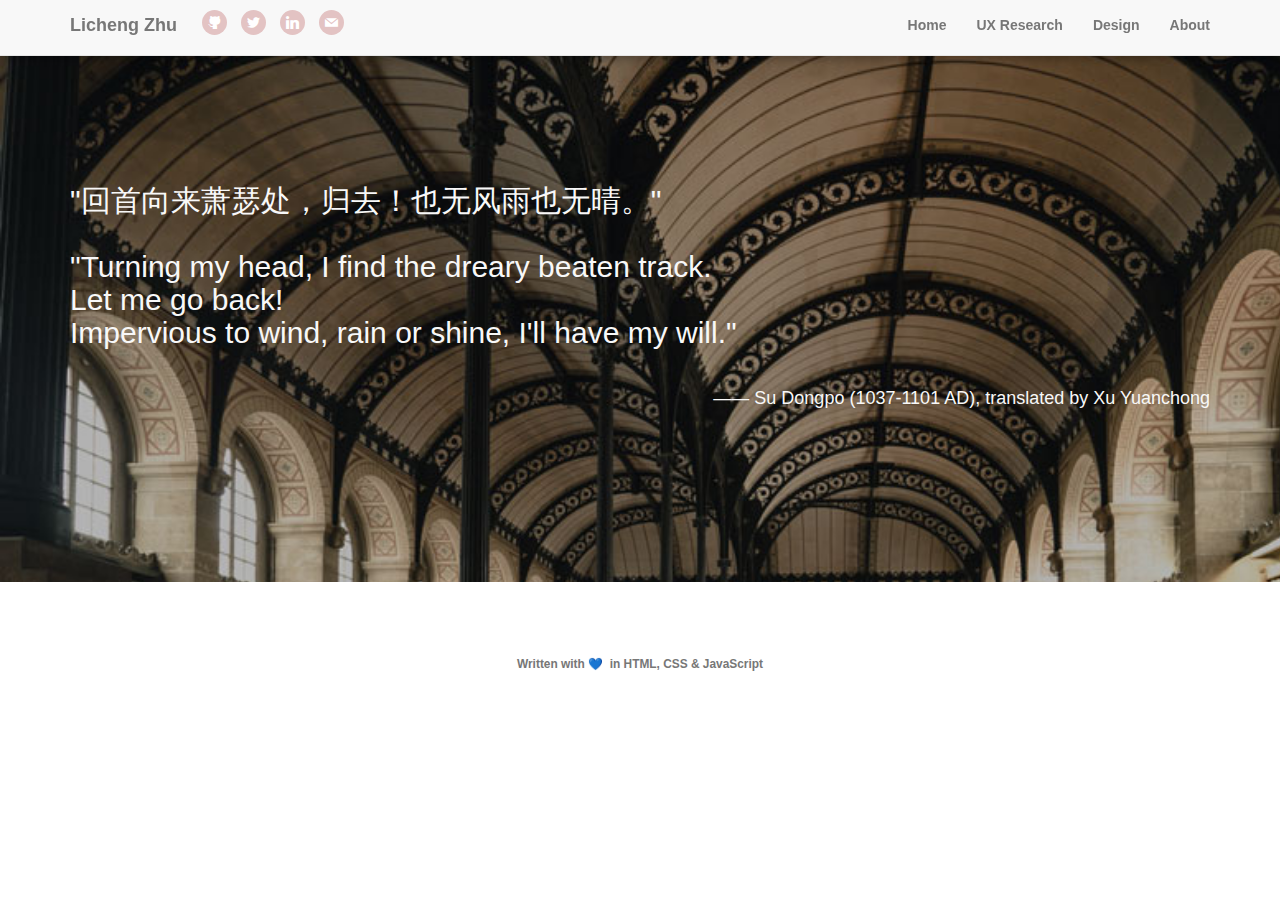
<file: about.html>
<!DOCTYPE HTML>
<html lang="en">
<head>
	<meta charset="UTF-8">
	<meta name="viewport" content="width=device-width, initial-scale=1">
	<title>UX Licheng</title>
    <!-- <link rel="stylesheet" type="text/css" href="css/default.css"> -->
	<link rel="stylesheet" type="text/css" href="css/bootstrap.css">
	<link rel="stylesheet" href="css/mytheme.css">

</head>
<body>
	<button class="hamburger" onclick="openNav()">
		&#9776;
	</button>


    <!-- Side Nav -->
	<div id="side">
        <nav class="sidenav" id="sidenav">
            <a href="javascript:void(0)" class="closebtn" onclick="closeNav()">&#10006;</a>
            <a href="index.html">Home</a>
            <a href="research.html">UX Research</a>
            <a href="design.html">Design</a>
            <a href="about.html">About</a>
    	</nav>
    </div>



	<!-- Navigation -->
    <nav class="navbar navbar-default navbar-fixed-top topnav" role="navigation">
        <div class="container topnav">
            <!-- Brand and toggle get grouped for better mobile display -->
            <div class="navbar-header">
                <button type="button" class="navbar-toggle" data-toggle="collapse" data-target="#bs-example-navbar-collapse-1">
                    <span class="sr-only">Licheng Zhu</span>
                    <span class="icon-bar"></span>
                    <span class="icon-bar"></span>
                    <span class="icon-bar"></span>
                </button>
                <a class="navbar-brand topnav" href="index.html">Licheng Zhu</a>
                <!-- social media icon code supported by https://perfecticons.com/ -->
                <ul class="soc">
				    <li><a class="soc-github" href="https://github.com/lichengzhu"></a></li>
				    <li><a class="soc-twitter" href="https://twitter.com/licheng_zhu"></a></li>
				    <li><a class="soc-linkedin" href="https://www.linkedin.com/in/lichengzhu"></a></li>
				    <li><a class="soc-mail soc-icon-last" href="mailto:lichengzhu@outlook.com"></a></li>
				</ul>
            </div>
            <!-- Collect the nav links, forms, and other content for toggling -->
            <div class="collapse navbar-collapse" id="bs-example-navbar-collapse-1">
                <ul class="nav navbar-nav navbar-right">
                    <li><a href="index.html">Home</a></li>
                    <li><a href="research.html">UX Research</a></li>
                    <li><a href="design.html">Design</a></li>
                    <li><a href="about.html">About</a></li>
                    <!-- <li><a href="blog.html">Blog</a></li> -->
                </ul>
            </div>
            <!-- /.navbar-collapse -->
        </div>
        <!-- /.container -->
    </nav>


    <!-- page header -->
	<header class="intro-header-non-front intro-header-about">
        <div class="container">
            <div class="row">
                <div class="col-lg-12">
                    <div class="intro-message-non-front">
                        <h2 class="name about-message">
                        	"回首向来萧瑟处，归去！也无风雨也无晴。" <br>
                        	<br>
                        	"Turning my head, I find the dreary beaten track. <br>
                        	Let me go back! <br>
                        	Impervious to wind, rain or shine, I'll have my will."
                        	<p>
                        		<br>
                        		<br>
                        		&mdash;&mdash; Su Dongpo (1037-1101 AD), translated by Xu Yuanchong
                        	</p>
                        </h2>
                        <!-- <hr class="section-heading-spacer"> -->
                        <!-- <h1 class="skills">Because I care</h1> -->
                    </div>
                </div>
            </div>
        </div>
    </header>



    <br>
    <!-- <section id="design-gallery" class="inset-shadow-sm no-select">
            <div class="container">
                <div class="row">
                    <div class="col-md-12">
                        <h2>Design</h2>
                        
                        <div id="design-showcase" class="">
                            <div id="s-1" class="slide active fade-in" data-index="1">
                                <img class="img-responsive bot-shadow-sm" src="res/timecatch-dashboard.png">
                            </div>
                            <div id="s-2" class="slide" data-index="2">
                                <img class="img-responsive" src="res/CatanApp.png">
                            </div>
                            <div id="s-3" class="slide" data-index="3">
                                <img class="img-responsive" src="res/iOSChessTimer.png">
                            </div>
                            <div id="s-4" class="slide" data-index="4">
                                <img class="img-responsive" src="res/tizzyApp.png">
                            </div>
                        </div>
                        <div id="content-control" class="center-block">
                            <div class="col-xs-6">
                                <svg id="left-arrow" enable-background="new 0 0 512 512" version="1.1" viewBox="0 0 512 512" xml:space="preserve" xmlns="http://www.w3.org/2000/svg" xmlns:xlink="http://www.w3.org/1999/xlink"><path d="M129.6,512c-4.1,0-8.1-1.6-11.1-4.8c-5.7-6.1-5.4-15.7,0.8-21.5l241.2-224.5L119,26.1  c-6-5.9-6.1-15.5-0.3-21.5c5.9-6,15.5-6.1,21.5-0.3L393,250.5c3,2.9,4.7,6.9,4.6,11.1c-0.1,4.2-1.8,8.1-4.8,10.9L139.9,507.9  C137,510.7,133.3,512,129.6,512z"></path>
                                </svg>
                            </div>
                            <div class="col-xs-6">
                                <svg id="right-arrow" class="" enable-background="new 0 0 512 512" version="1.1" viewBox="0 0 512 512" xml:space="preserve" xmlns="http://www.w3.org/2000/svg" xmlns:xlink="http://www.w3.org/1999/xlink"><path d="M129.6,512c-4.1,0-8.1-1.6-11.1-4.8c-5.7-6.1-5.4-15.7,0.8-21.5l241.2-224.5L119,26.1  c-6-5.9-6.1-15.5-0.3-21.5c5.9-6,15.5-6.1,21.5-0.3L393,250.5c3,2.9,4.7,6.9,4.6,11.1c-0.1,4.2-1.8,8.1-4.8,10.9L139.9,507.9  C137,510.7,133.3,512,129.6,512z"></path>
                                </svg>
                            </div>
                        </div>
                            
                    </div>
                </div>
            </div>
        </section> -->


	<!-- footer -->
    <footer>
        <div class="container">
            <div class="row">
                <div class="col-lg-12">
                    <p class="copyright text-muted small">Written with &#128153;&nbsp; in HTML, CSS &amp; JavaScript</p>
                </div>
            </div>
        </div>
    </footer>

    <!-- JQuery2 -->
	<script src="js/jquery.js"></script>

	<!-- Using CDN: Latest compiled and minified JavaScript -->
	<!-- <script src="https://maxcdn.bootstrapcdn.com/bootstrap/3.3.7/js/bootstrap.min.js" integrity="sha384-Tc5IQib027qvyjSMfHjOMaLkfuWVxZxUPnCJA7l2mCWNIpG9mGCD8wGNIcPD7Txa" crossorigin="anonymous"></script> -->
	<script src="js/bootstrap.min.js"></script>
	<script src="js/main.js"></script>
</body>
</html>
</file>
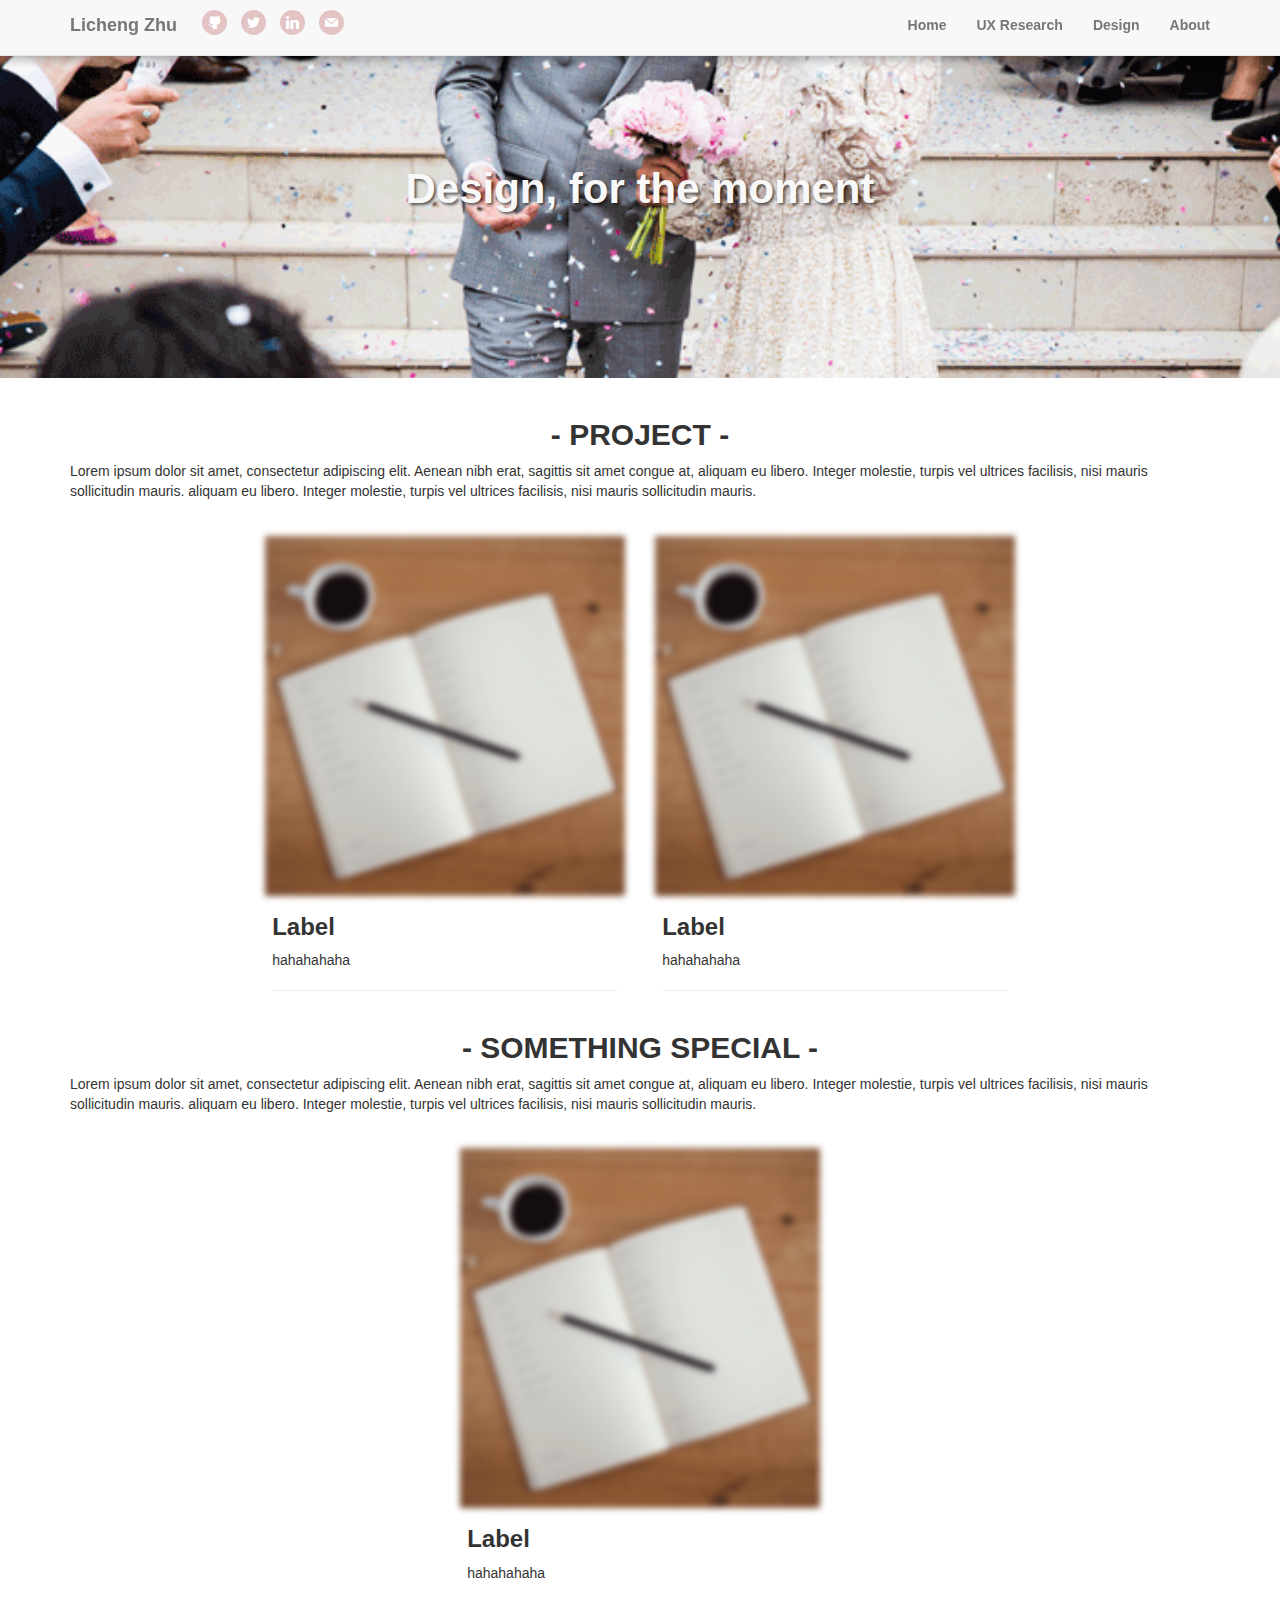
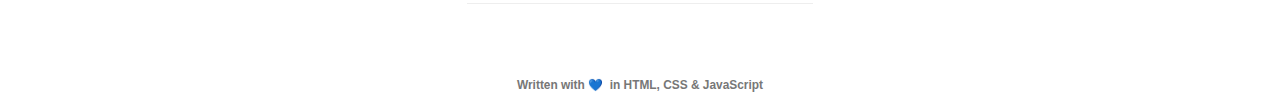
<file: design.html>
<!DOCTYPE HTML>
<html lang="en">
<head>
	<meta charset="UTF-8">
	<meta name="viewport" content="width=device-width, initial-scale=1">
	<title>Licheng-UX Design</title>
	<link rel="stylesheet" type="text/css" href="css/bootstrap.css">
	<link rel="stylesheet" href="css/mytheme.css">


</head>
<body>
    <button class="hamburger" onclick="openNav()">
        &#9776;
    </button>


    <!-- Side Nav -->
    <div id="side">
        <nav class="sidenav" id="sidenav">
            <a href="javascript:void(0)" class="closebtn" onclick="closeNav()">&#10006;</a>
            <a href="index.html">Home</a>
            <a href="research.html">UX Research</a>
            <a href="design.html">Design</a>
            <a href="about.html">About</a>
        </nav>
    </div>

	<!-- Navigation -->
    <nav class="navbar navbar-default navbar-fixed-top topnav" role="navigation">
        <div class="container topnav">
            <!-- Brand and toggle get grouped for better mobile display -->
            <div class="navbar-header">
                <button type="button" class="navbar-toggle" data-toggle="collapse" data-target="#bs-example-navbar-collapse-1">
                    <span class="sr-only">Licheng Zhu</span>
                    <span class="icon-bar"></span>
                    <span class="icon-bar"></span>
                    <span class="icon-bar"></span>
                </button>
                <a class="navbar-brand topnav" href="index.html">Licheng Zhu</a>
                <!-- social media icon code supported by https://perfecticons.com/ -->
                <ul class="soc">
				    <li><a class="soc-github" href="https://github.com/lichengzhu"></a></li>
				    <li><a class="soc-twitter" href="https://twitter.com/licheng_zhu"></a></li>
				    <li><a class="soc-linkedin" href="https://www.linkedin.com/in/lichengzhu"></a></li>
				    <li><a class="soc-mail soc-icon-last" href="mailto:lichengzhu@outlook.com"></a></li>
				</ul>
            </div>
            <!-- Collect the nav links, forms, and other content for toggling -->
            <div class="collapse navbar-collapse" id="bs-example-navbar-collapse-1">
                <ul class="nav navbar-nav navbar-right">
                    <li><a href="index.html">Home</a></li>
                    <li><a href="research.html">UX Research</a></li>
                    <li><a href="design.html">Design</a></li>
                    <li><a href="about.html">About</a></li>
                    <!-- <li><a href="contact.html">Contact</a></li> -->
                </ul>
            </div>
            <!-- /.navbar-collapse -->
        </div>
        <!-- /.container -->
    </nav>

    <!-- page header -->
	<header class="intro-header-non-front intro-header-design">
        <div class="container">
            <div class="row">
                <div class="col-lg-12">
                    <div class="intro-message-non-front">
                        <h1 class="name">Design, for the moment</h1>
                        <!-- <hr class="section-heading-spacer"> -->
                        <!-- <h1 class="skills">Because I care</h1> -->
                    </div>
                </div>
            </div>
        </div>
    </header>

    <br>

    

    <!-- <section class="projects">
        <div class="row">
            <div class="col-md-4 col-sm-6 col-xs-1">
                <div class="card card-inverse">
                    <img class="card-img" src="img/hug.png" alt="">
                    <div class="card-img-overlay">
                        <h4 class="card-title">Card title</h4>
                        <p class="card-text">This is a wider card with supporting text below as a natural lead-in to additional content. This content is a little bit longer.</p>
                        <p class="card-text"><small class="text-muted">Last updated 3 mins ago</small></p>
                    </div>
                </div>
            </div>
        </div>
    </section> -->

    <!-- project -->
    <section id="profolio">
        <div class="container">
            <div class="row">
                <div class="col-lg-12 text-center ">
                    <h2>- PROJECT -</h2>
                    <p>
                        Lorem ipsum dolor sit amet, consectetur adipiscing elit. Aenean nibh erat, sagittis sit amet congue at, aliquam eu libero. Integer molestie, turpis vel ultrices facilisis, nisi mauris sollicitudin mauris. aliquam eu libero. Integer molestie, turpis vel ultrices facilisis, nisi mauris sollicitudin mauris.
                    </p>
                </div>
            </div>
            <div class="row">
                <div class="col-md-4 col-sm-6 col-xs-12 col-md-offset-2 portfolio-item">
                    <a href="#portfolioModal1" class="portfolio-link" data-toggle="modal"></a>
                        <img src="img/book3.png" class="img-responsive" alt="">
                        <div class="caption">
                            <h3>Label</h3>
                            <p>hahahahaha</p>
                            <hr class="star-primary">
                        </div>
                    </a>
                </div>
                <div class="col-md-4 col-sm-6 col-xs-12 portfolio-item">
                    <a href="#portfolioModal2" class="portfolio-link" data-toggle="modal"></a>
                    <img src="img/book3.png" class="img-responsive" alt="">
                        <div class="caption">
                            <h3>Label</h3>
                            <p>hahahahaha</p>
                            <hr class="star-primary">
                        </div>
                    </a>
                </div>
                
            </div>
        </div>
    </section>

    <!-- special project -->
    <section id="profolio">
        <div class="container">
            <div class="row">
                <div class="col-xs-12 text-center">
                    <h2>- SOMETHING SPECIAL -</h2>
                    <p>
                        Lorem ipsum dolor sit amet, consectetur adipiscing elit. Aenean nibh erat, sagittis sit amet congue at, aliquam eu libero. Integer molestie, turpis vel ultrices facilisis, nisi mauris sollicitudin mauris. aliquam eu libero. Integer molestie, turpis vel ultrices facilisis, nisi mauris sollicitudin mauris.
                    </p>
                </div>
            </div>
            <div class="row">
                <div class="col-sm-4 col-sm-offset-4 col-xs-12 portfolio-item">
                    <a href="#portfolioModal1" class="portfolio-link" data-toggle="modal"></a>
                    <img src="img/book3.png" class="img-responsive" alt="">
                        <div class="caption">
                            <h3>Label</h3>
                            <p>hahahahaha</p>
                            <hr class="star-primary">
                        </div>
                    </a>
                </div>
                
            </div>
        </div>
    </section>



    <!-- footer -->
    <footer>
        <div class="container">
            <div class="row">
                <div class="col-lg-12">
                    <p class="copyright text-muted small">Written with &#128153;&nbsp; in HTML, CSS &amp; JavaScript</p>
                </div>
            </div>
        </div>
    </footer>

    <!-- Testing if JavaSrcipt is working -->
	<!-- <button id="testing" class="btn btn-success" onclick="$(this).hide();">Testing!</button> -->
	


	<!-- JQuery2 -->
	<script src="js/jquery.js"></script>

	<!-- Using CDN: Latest compiled and minified JavaScript -->
	<!-- <script src="https://maxcdn.bootstrapcdn.com/bootstrap/3.3.7/js/bootstrap.min.js" integrity="sha384-Tc5IQib027qvyjSMfHjOMaLkfuWVxZxUPnCJA7l2mCWNIpG9mGCD8wGNIcPD7Txa" crossorigin="anonymous"></script> -->
	<script src="js/bootstrap.min.js"></script>
    <script src="js/main.js"></script>
</body>
</html>
</file>
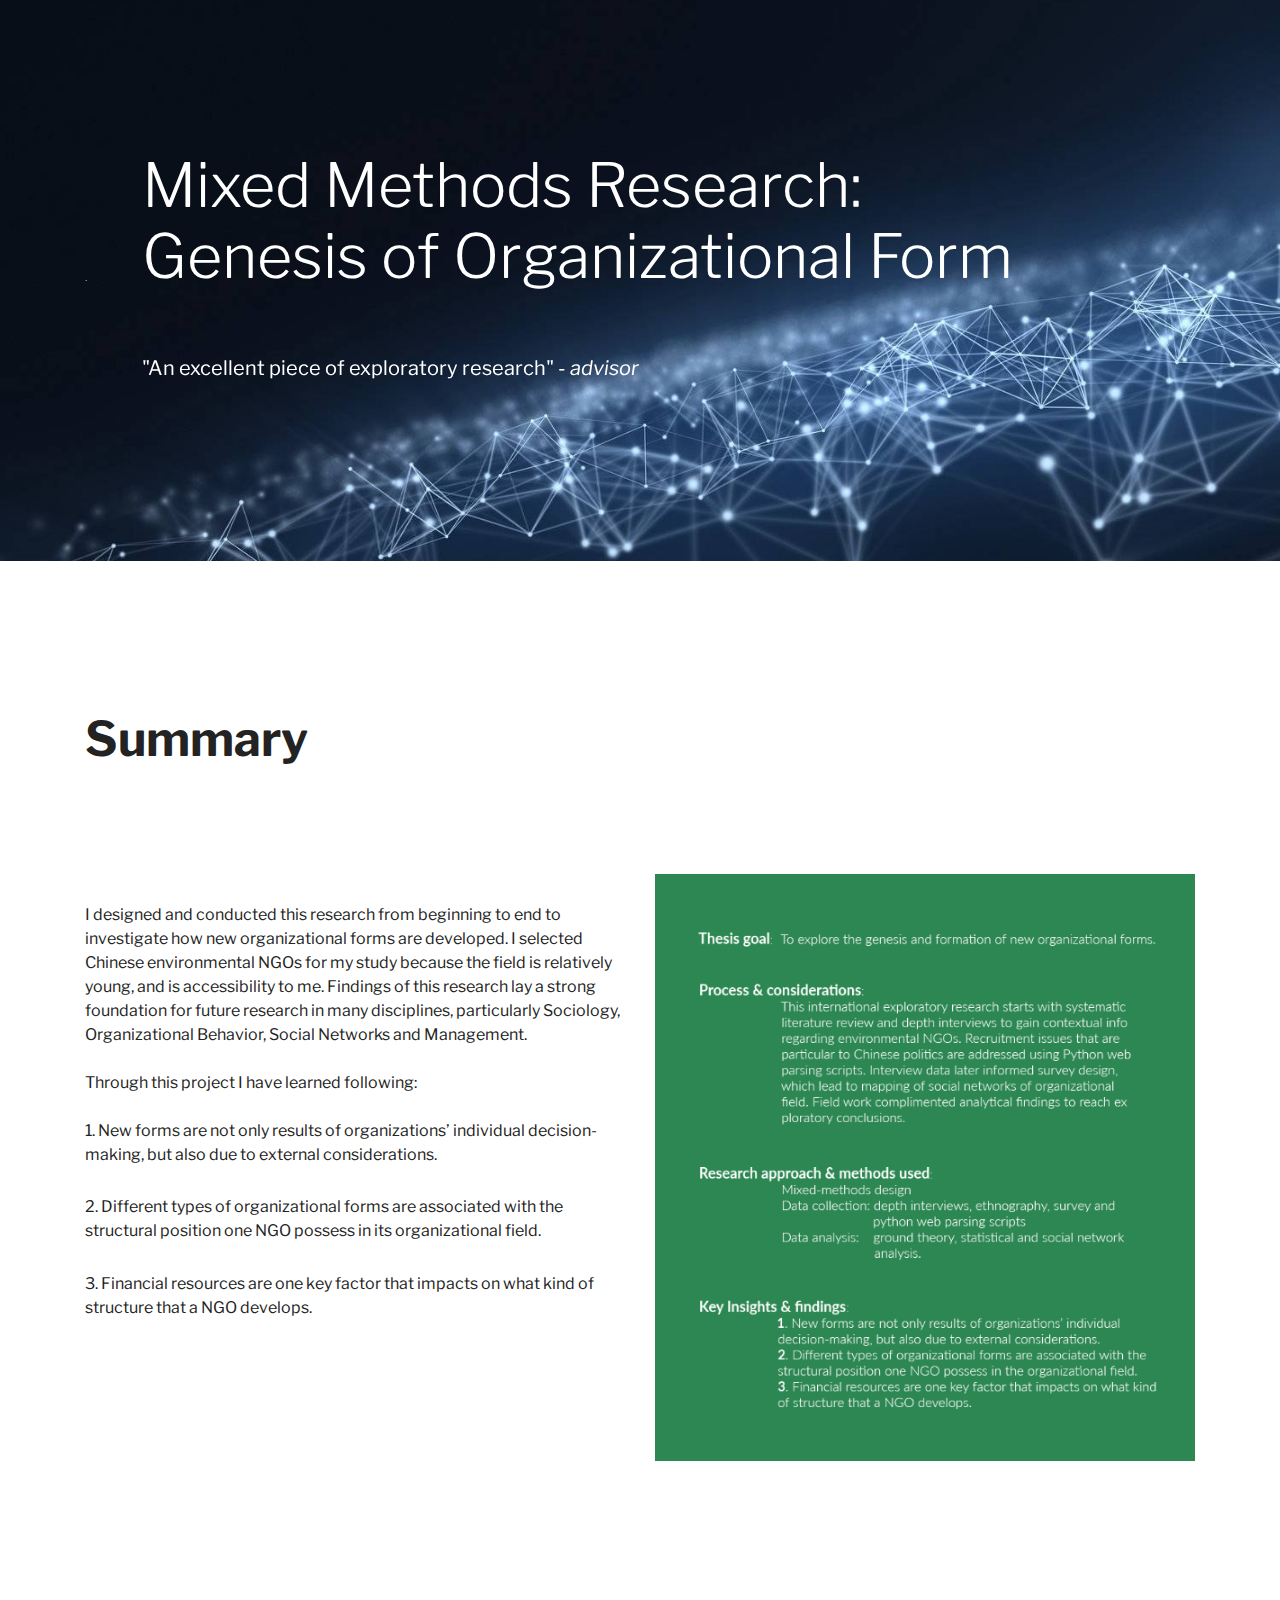
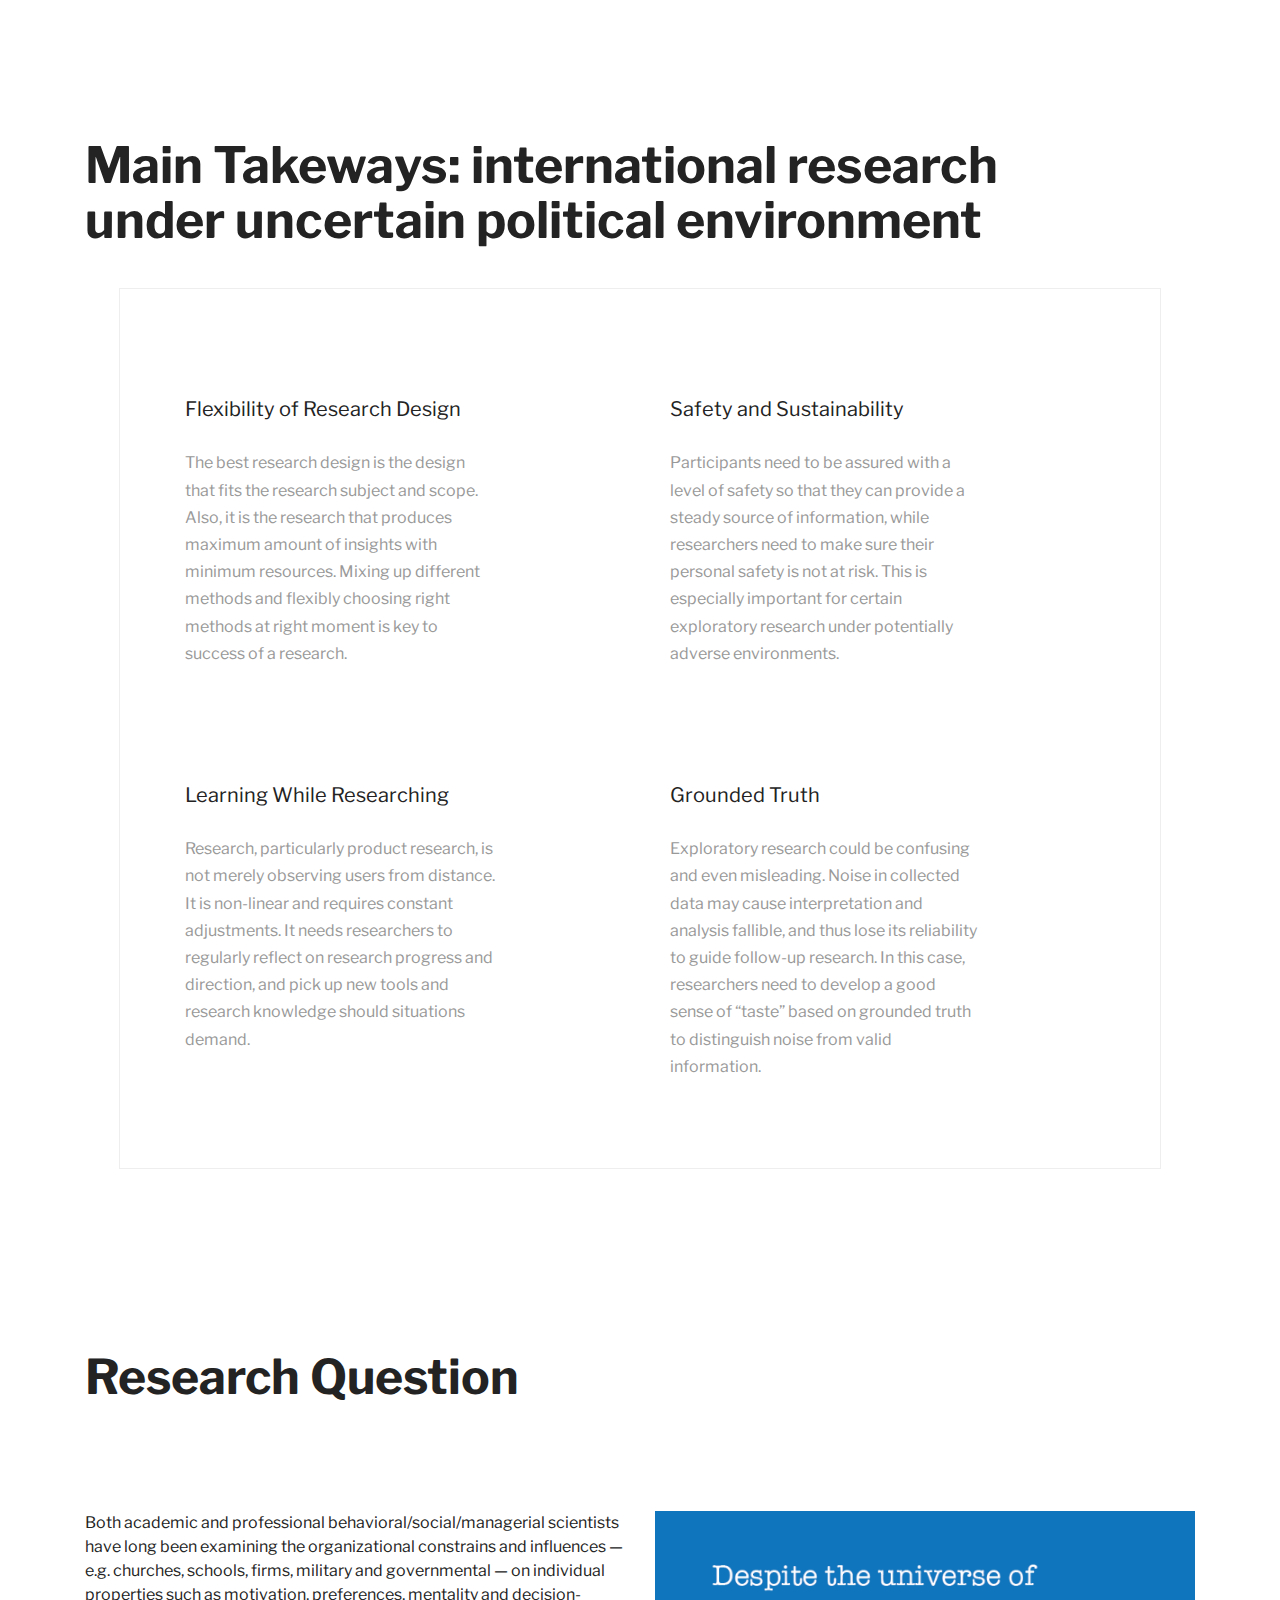
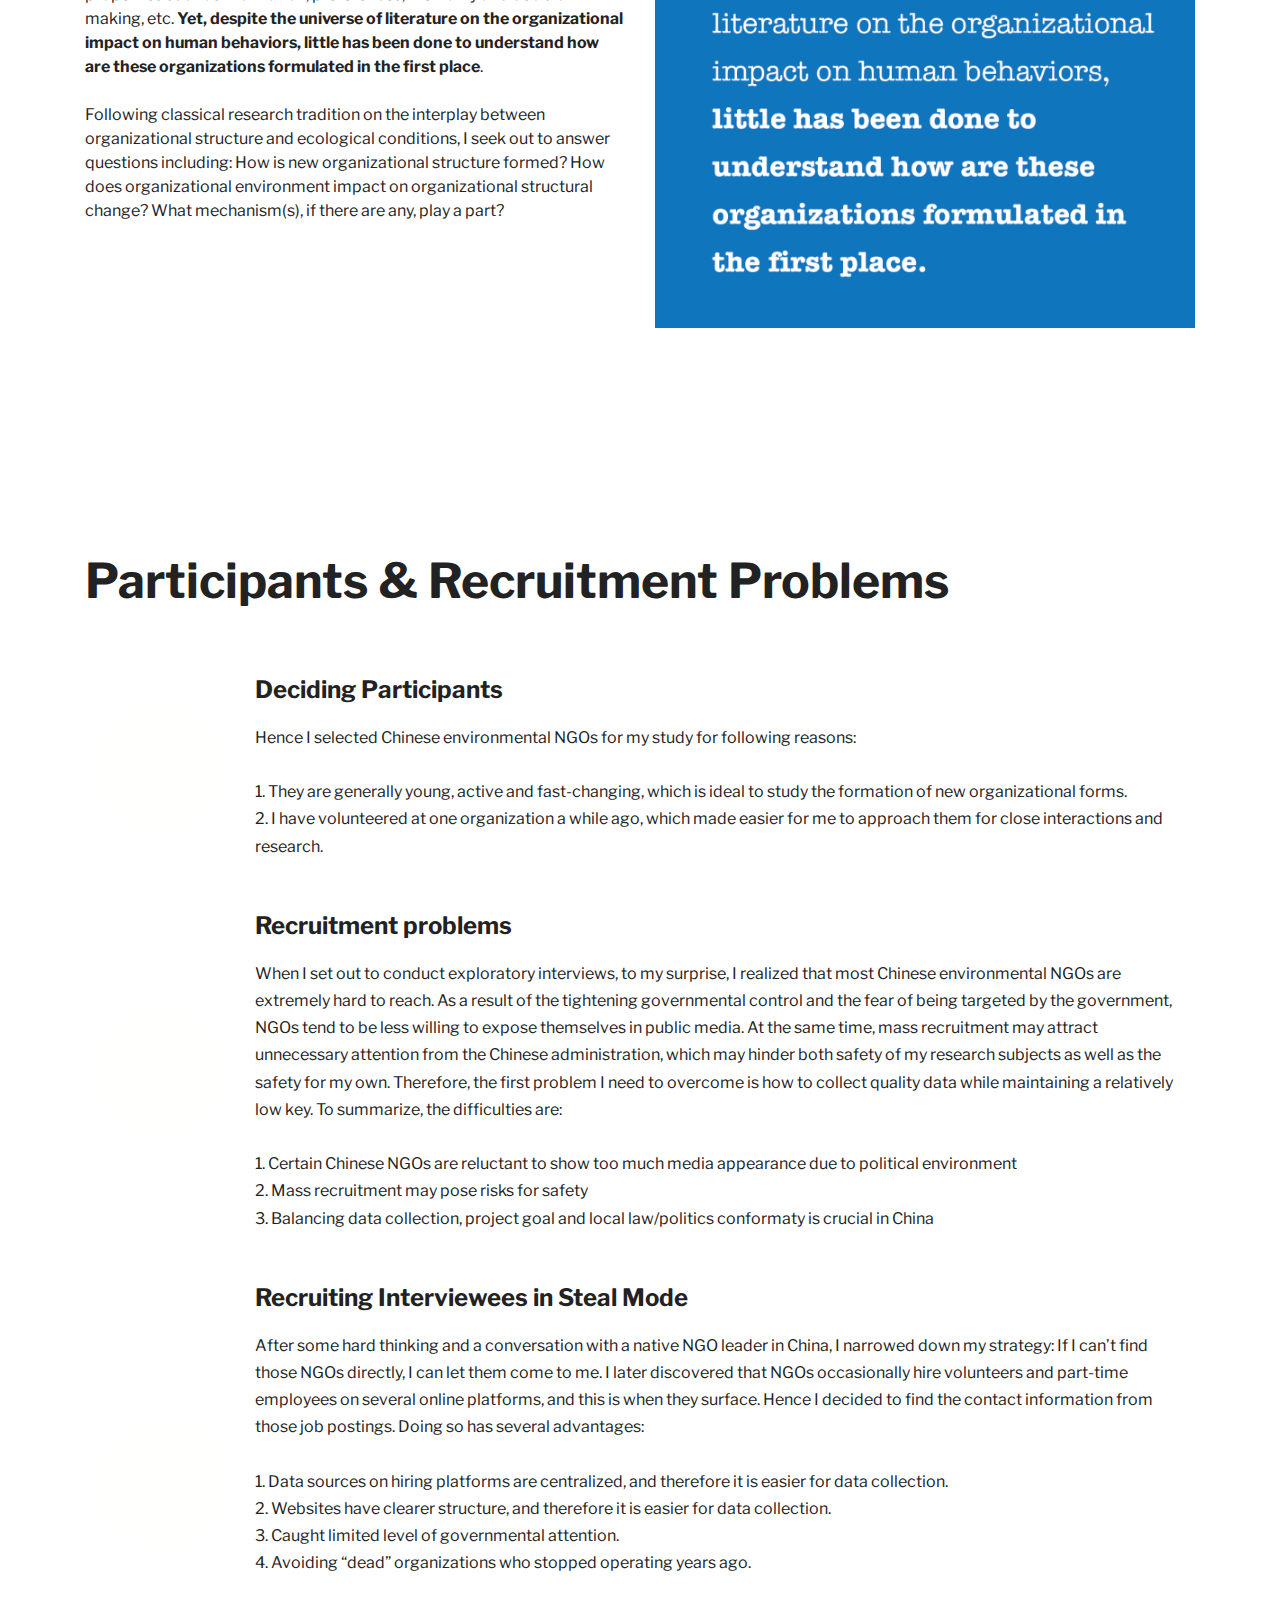
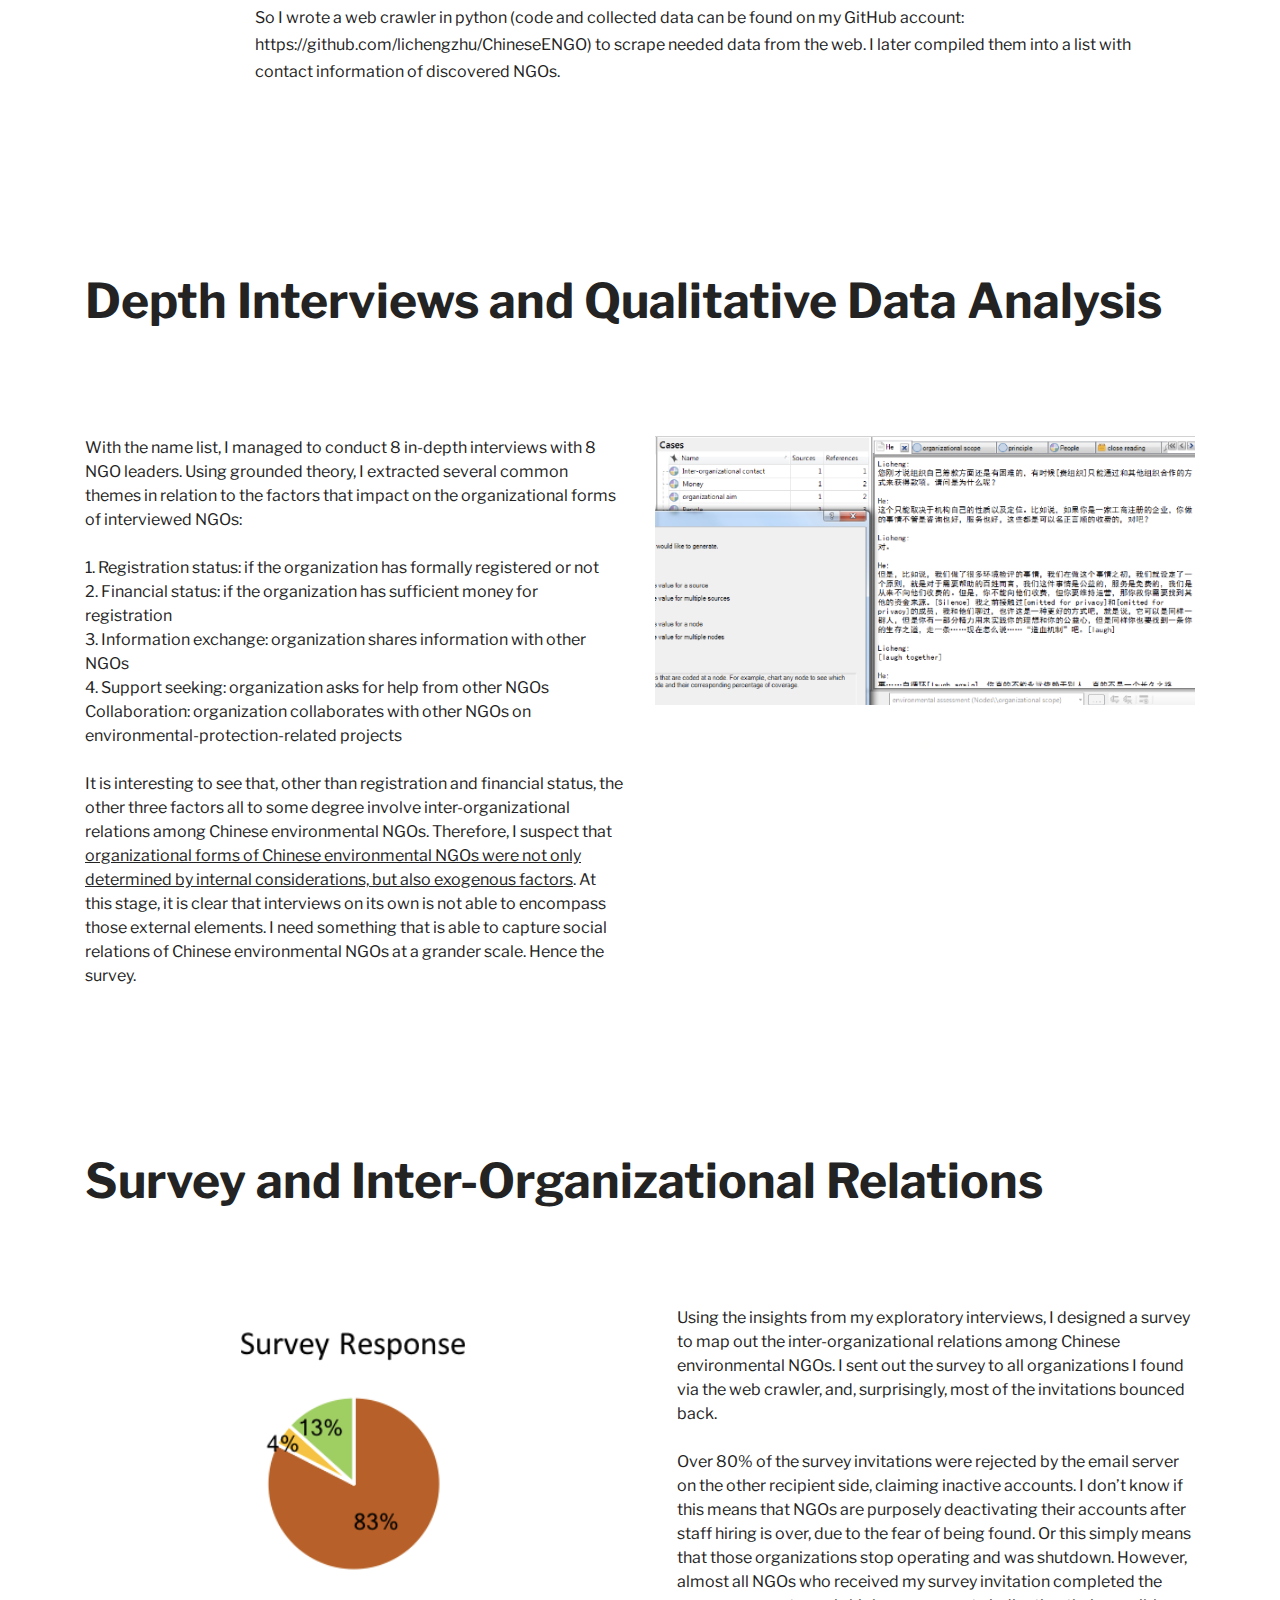
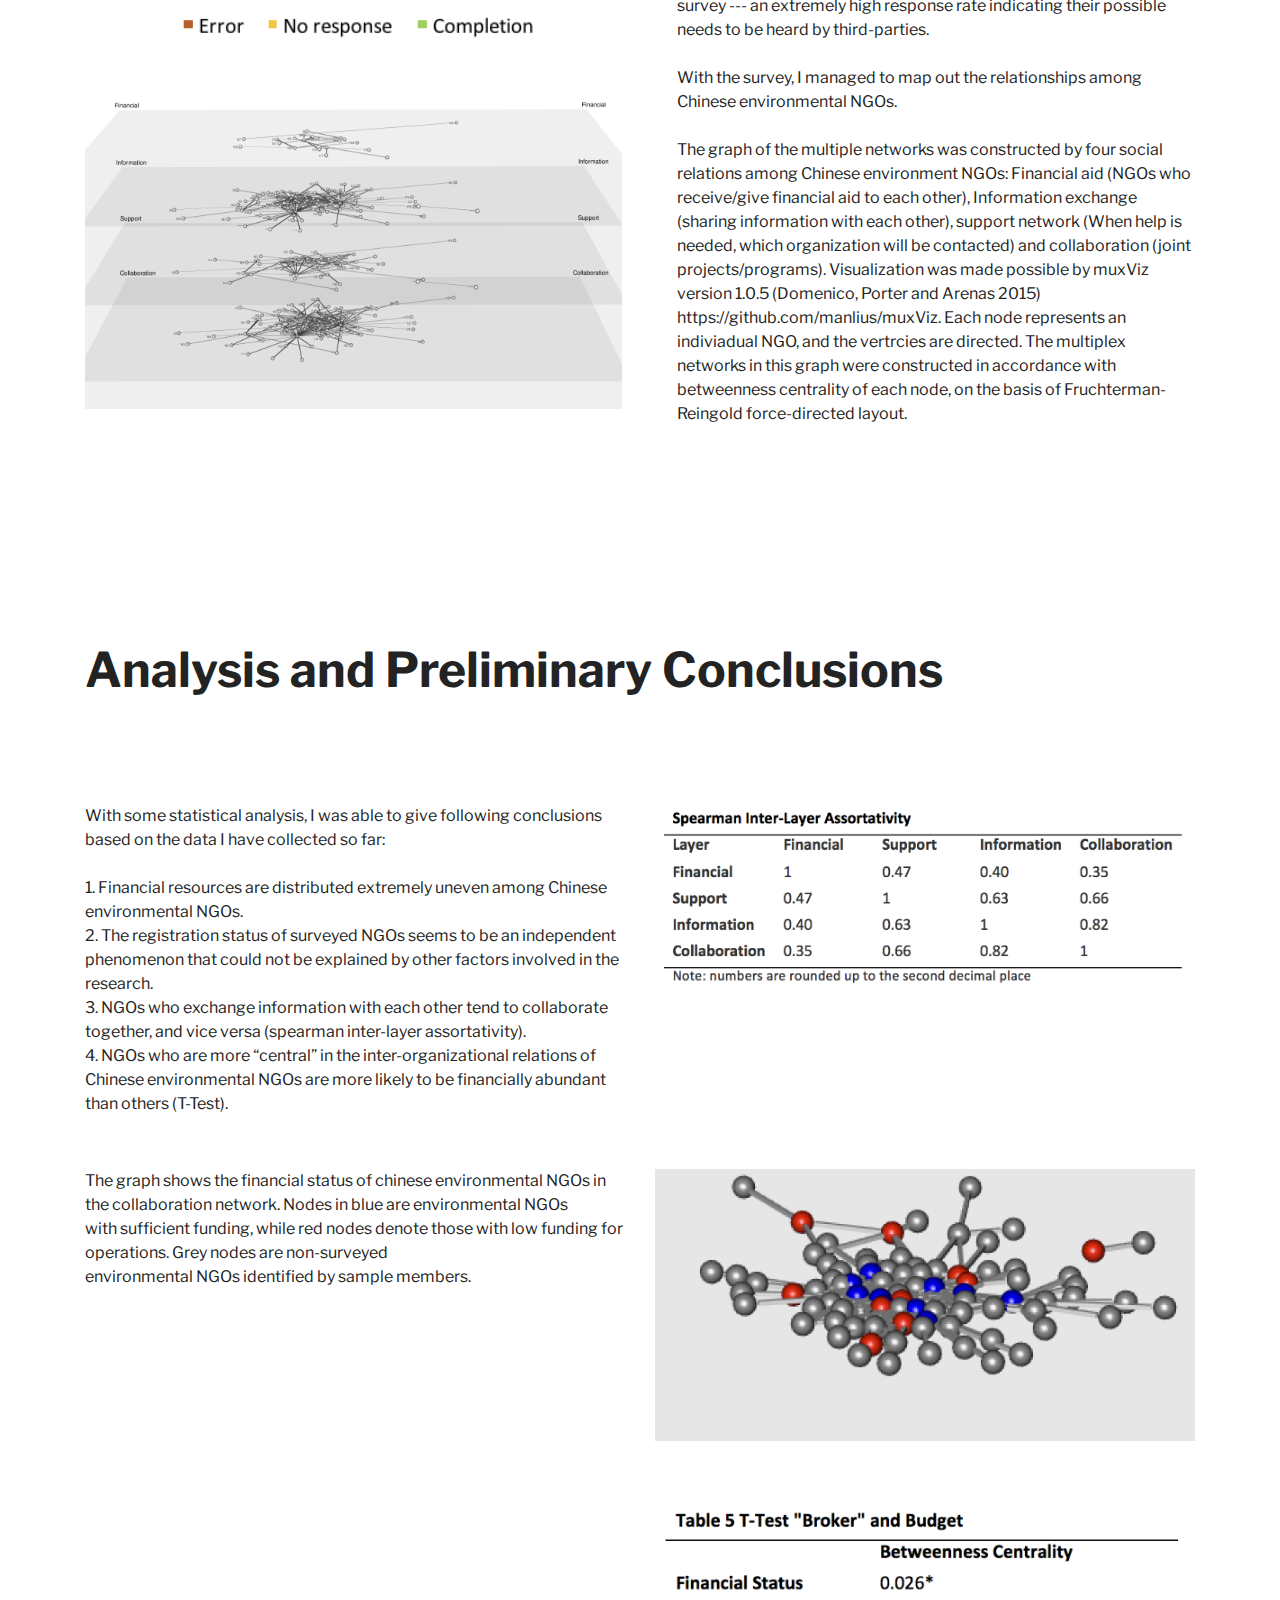
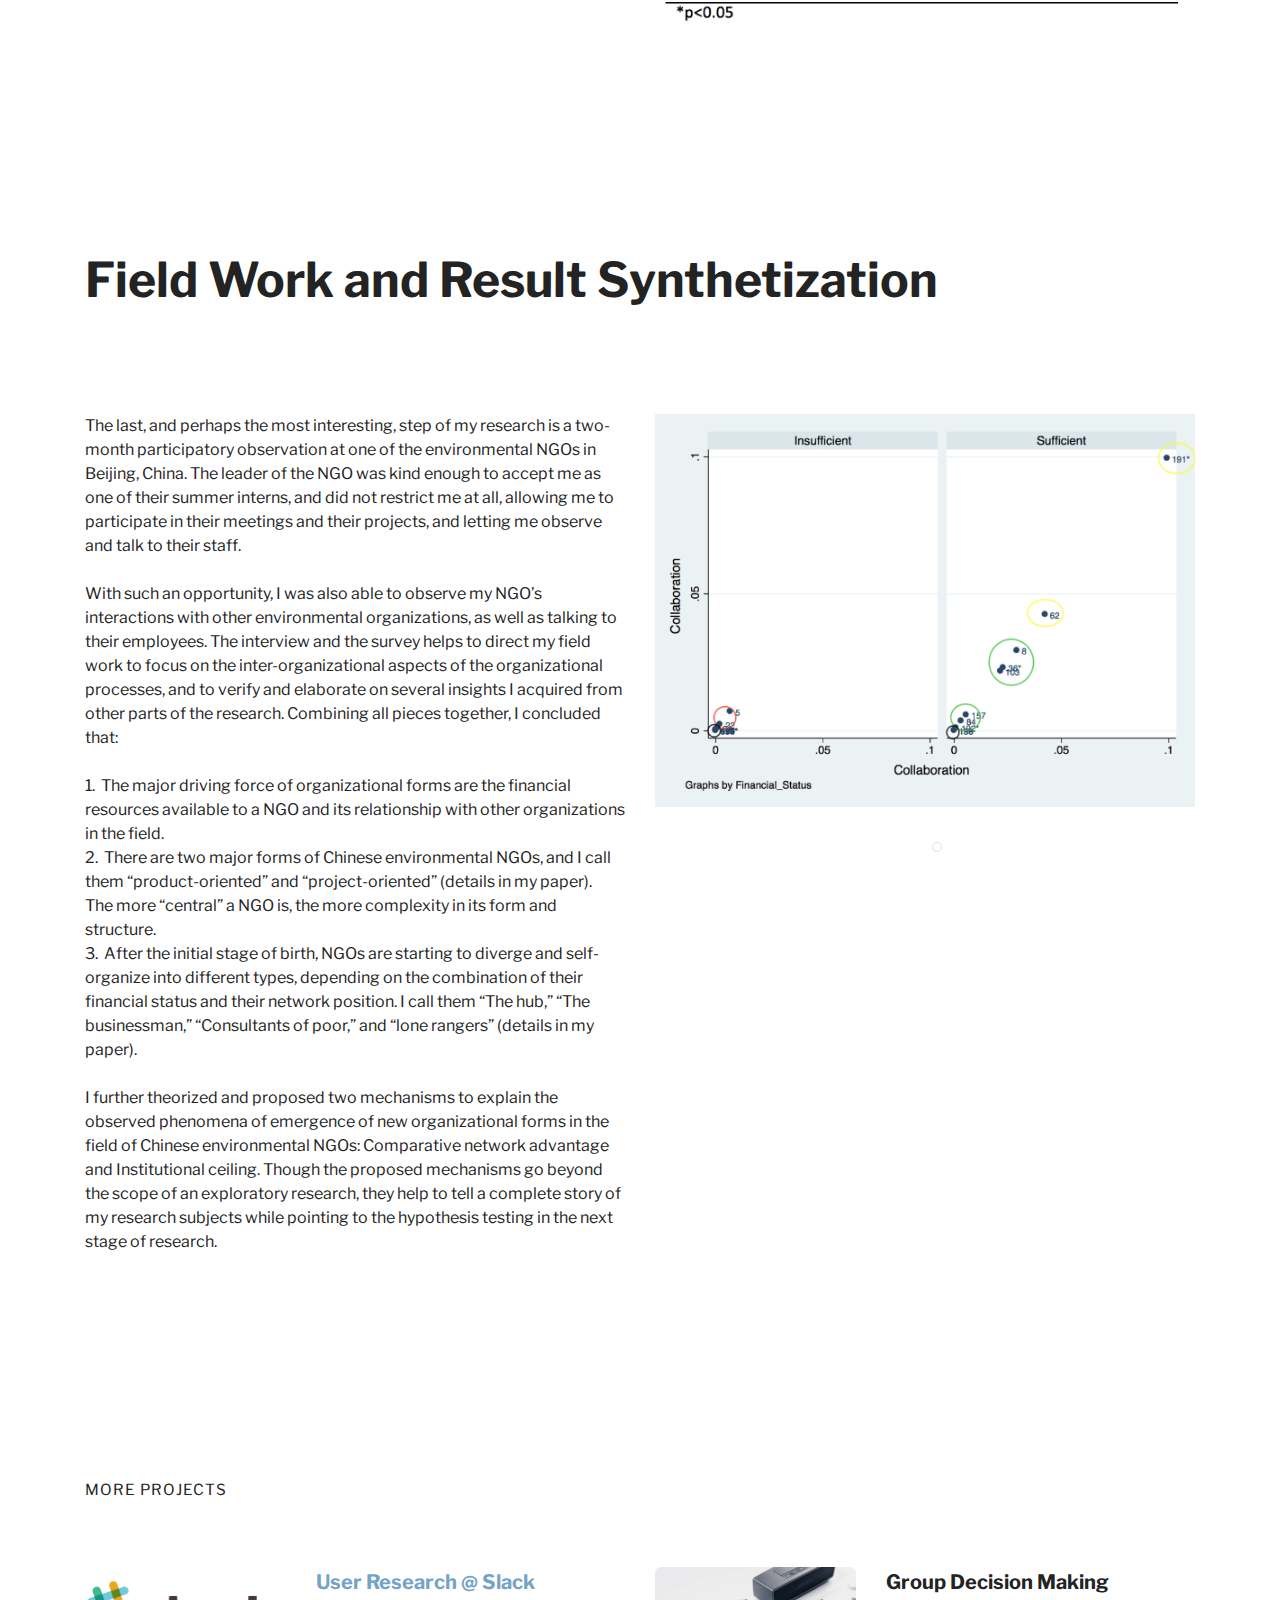
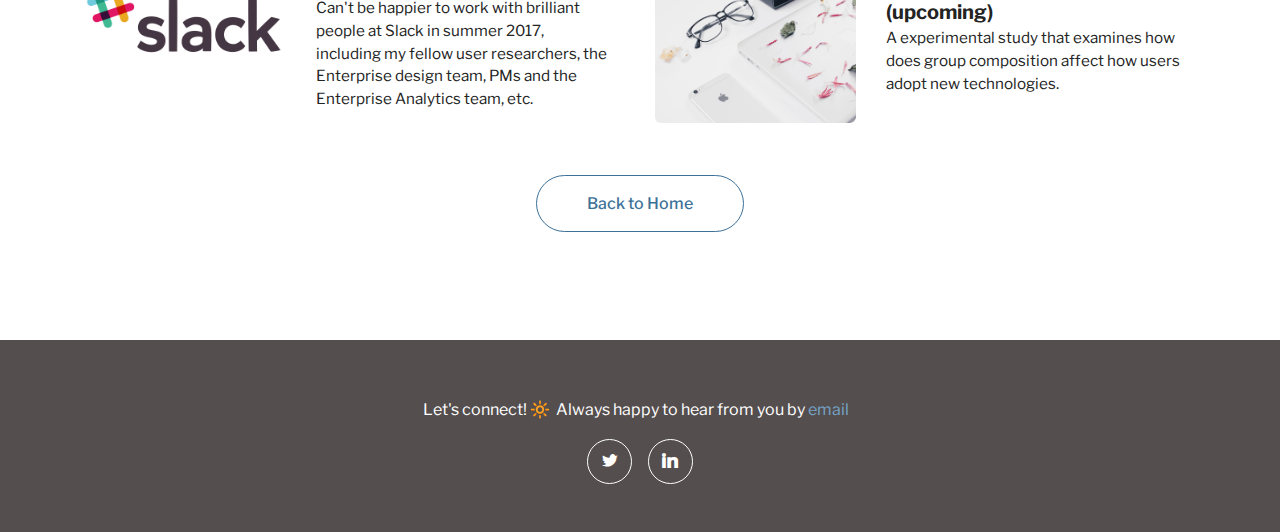
<file: page2.html>
<!DOCTYPE html>
<html>
<head>
  <!-- Site made with Mobirise Website Builder v4.4.0, https://mobirise.com -->
  <meta charset="UTF-8">
  <meta http-equiv="X-UA-Compatible" content="IE=edge">
  <meta name="generator" content="Mobirise v4.4.0, mobirise.com">
  <meta name="viewport" content="width=device-width, initial-scale=1">
  <link rel="shortcut icon" href="assets/images/book3-128x128.png" type="image/x-icon">
  <meta name="description" content="">
  <title>Project-Mixed Methods</title>
  <link rel="stylesheet" href="https://fonts.googleapis.com/css?family=Libre+Franklin:400,400i,600,600i">
  <link rel="stylesheet" href="assets/web/assets/mobirise-icons/mobirise-icons.css">
  <link rel="stylesheet" href="assets/tether/tether.min.css">
  <link rel="stylesheet" href="assets/bootstrap/css/bootstrap.min.css">
  <link rel="stylesheet" href="assets/socicon/css/socicon.min.css">
  <link rel="stylesheet" href="assets/theme/css/style.css">
  <link rel="stylesheet" href="assets/mobirise/css/mbr-additional.css" type="text/css">
  
  
  
</head>
<body>

<!-- Google Analytics -->
<!-- Global site tag (gtag.js) - Google Analytics -->
<script async src="https://www.googletagmanager.com/gtag/js?id=UA-88360097-2"></script>
<script>
  window.dataLayer = window.dataLayer || [];
  function gtag(){dataLayer.push(arguments);}
  gtag('js', new Date());

  gtag('config', 'UA-88360097-2');
</script>

<!-- Hotjar Tracking Code for http://lichengzhu.github.io -->
<script>
    (function(h,o,t,j,a,r){
        h.hj=h.hj||function(){(h.hj.q=h.hj.q||[]).push(arguments)};
        h._hjSettings={hjid:659874,hjsv:6};
        a=o.getElementsByTagName('head')[0];
        r=o.createElement('script');r.async=1;
        r.src=t+h._hjSettings.hjid+j+h._hjSettings.hjsv;
        a.appendChild(r);
    })(window,document,'https://static.hotjar.com/c/hotjar-','.js?sv=');
</script>
<!-- /Google Analytics -->


<section class="mbr-section mbr-section-hero header3 header6 mbr-parallax-background" id="header6-28" data-rv-view="90" style="background-image: url(assets/images/network-1500x844.jpg); padding-top: 150px; padding-bottom: 150px;">

    

    <div class="mbr-table mbr-table-full">
        <div class="mbr-table-cell">

            <div class="container">
                <div class="row">
                    <div class="mbr-table-md-up">
                        
                        <div class="mbr-table-cell mbr-right-padding-md-up mbr-valign-top col-md-7 image-size" style="width: 5%;">
                            <div class="mbr-figure"><img src="assets/images/06.jpg"></div>
                        </div>
                        <div class="mbr-table-cell col-md-5 text-xs-center text-md-left">

                            <h3 class="mbr-section-title display-2">Mixed Methods Research: <br>Genesis of Organizational Form</h3>

                            <div class="mbr-section-text">
                                <p><br>"An excellent piece of exploratory research" -&nbsp;<em>advisor</em></p>
                            </div>

                            

                        </div>

                        
                        

                    </div>
                </div>
            </div>

        </div>
    </div>

    

</section>

<section class="mbr-section mbr-section--bg-adapted mbr-section--relative tabs3" id="tabs3-2a" data-rv-view="93" style="background-color: rgb(255, 255, 255); padding-top: 150px; padding-bottom: 100px;">
    <div class="elements-content">
        
        <div class="container">
            <h3 class="mbr-section-title display-2"><strong>Summary</strong><br><br></h3>
            <div class="row">
                <div class="col-md-6">
                    <div class="content">
                        <div class="wraper">
                            
                            <p></p><p>I designed and conducted this research from beginning to end to investigate how new organizational forms are developed. I selected Chinese environmental NGOs for my study because the field is relatively young, and is accessibility to me. Findings of this research lay a strong foundation for future research in many disciplines, particularly Sociology, Organizational Behavior, Social Networks and Management.<br><br>Through this project I have learned following:<br>&nbsp;&nbsp;&nbsp;&nbsp;<br>1. New forms are not only results of organizations’ individual decision-making, but also due to external considerations.</p><p><span style="font-size: 1rem;">2. Different types of organizational forms are associated with the &nbsp; &nbsp; &nbsp; structural position one NGO possess in its organizational field.</span></p><p>3. Financial resources are one key factor that impacts on what kind of structure that a NGO develops.&nbsp;<br><br><br></p><p></p>
                            
                            
                        </div>
                    </div>
                </div>
                <div class="col-md-6">

                    <div class="clearfix"></div>
                    <div class="tab-content noScroll">
                        <div id="tab1tabs3-2a" class="tab-pane in active" role="tabpanel">
                            <div class="row">
                                <div class="col-md-12">
                                    <div class="mbr-figure"><img src="assets/images/uchicago-summary-1-600x653.png"></div>
                                </div>
                            </div>
                        </div>

                        <div id="tab2tabs3-2a" class="tab-pane" role="tabpanel">
                            <div class="row">
                                <div class="col-md-12">
                                    <div class="mbr-figure"><img src="assets/images/img-600x8004.jpg"></div>
                                </div>
                            </div>
                        </div>

                        <div id="tab3tabs3-2a" class="tab-pane" role="tabpanel">
                            <div class="row">
                                <div class="col-md-12">
                                    <div class="mbr-figure"><img src="assets/images/card3-1.png"></div>
                                </div>
                            </div>
                        </div>

                        <div id="tab4tabs3-2a" class="tab-pane" role="tabpanel">
                            <div class="row">
                                <div class="col-md-12">
                                    <div class="mbr-figure"><img src="assets/images/card-1.png"></div>
                                </div>
                            </div>
                        </div>

                        <div id="tab5tabs3-2a" class="tab-pane" role="tabpanel">
                            <div class="row">
                                <div class="col-md-12">
                                    <div class="mbr-figure"><img src="assets/images/card2-1.png"></div>
                                </div>
                            </div>
                        </div>

                        <div id="tab6tabs3-2a" class="tab-pane" role="tabpanel">
                            <div class="row">
                                <div class="col-md-12">
                                    <div class="mbr-figure"><img src="assets/images/card3-1.png"></div>
                                </div>
                            </div>
                        </div>
                    </div>
                <ul class="nav nav-tabs" role="tablist"><li class="nav-item" style="display: inline-block;"><a class="nav-link active" role="tab" data-toggle="tab" href="#tab1tabs3-2a"></a></li><li class="nav-item" style="display: none;"><a class="nav-link" role="tab" data-toggle="tab" href="#tab2tabs3-2a"></a></li><li class="nav-item" style="display: none;"><a class="nav-link" role="tab" data-toggle="tab" href="#tab3tabs3-2a"></a></li><li class="nav-item" style="display: none"><a class="nav-link" role="tab" data-toggle="tab" href="#tab4tabs3-2a"></a></li><li class="nav-item" style="display: none"><a class="nav-link" role="tab" data-toggle="tab" href="#tab5tabs3-2a"></a></li><li class="nav-item" style="display: none"><a class="nav-link" role="tab" data-toggle="tab" href="#tab6tabs3-2a"></a></li></ul>    
                </div>
            </div>
        </div>
    </div>
</section>

<section class="mbr-section mbr-section-hero features3" id="features3-29" data-rv-view="96" style="background-color: rgb(255, 255, 255); padding-top: 120px; padding-bottom: 80px;">

    

        <div class="container">
            <div class="row heading">
                <div class="col-md-10">

                    <h1 class="mbr-section-title display-3 heading-title"><strong>Main Takeways: international research under uncertain political environment</strong><strong><br></strong></h1>
                    
                    
                </div>
            </div>
        </div>

        <div class="container-fluid">
            <div class="col-xs-12 col-lg-10 col-lg-offset-1 features">

                

                <div class="row">

                    <div class="mbr-cards-col col-xs-12 col-md-6">
                        <div class="card">
                            
                            <div class="card-box col-xs-9">
                                <div class="card-box-inner">
                                    <h4 class="card-title mbr-section-subtitle sub-2">Flexibility of Research Design</h4>
                                </div>
                                
                                <p class="card-text mbr-section-text text-1">The best research design is the design that fits the research subject and scope. Also, it is the research that produces maximum amount of insights with minimum resources. Mixing up different methods and flexibly choosing right methods at right moment is key to success of a research.</p>
                                
                            </div>
                            <div class="clear"></div>
                        </div>
                    </div>

                    <div class="mbr-cards-col col-xs-12 col-md-6">
                        <div class="card">
                            
                            <div class="card-box col-xs-9">
                                <div class="card-box-inner">
                                    <h4 class="card-title mbr-section-subtitle sub-2">Safety and Sustainability</h4>
                                </div>
                                
                                <p class="card-text mbr-section-text text-1">Participants need to be assured with a level of safety so that they can provide a steady source of information, while researchers need to make sure their personal safety is not at risk. This is especially important for certain exploratory research under potentially adverse environments.</p>
                                
                            </div>
                            <div class="clear"></div>
                        </div>
                    </div>

                </div>

                <div class="row">
                    
                    <div class="mbr-cards-col col-xs-12 col-md-6">
                        <div class="card">
                            
                            <div class="card-box col-xs-9">
                                <div class="card-box-inner">
                                    <h4 class="card-title mbr-section-subtitle sub-2">Learning While Researching</h4>
                                </div>
                                
                                <p class="card-text mbr-section-text text-1">Research, particularly product research, is not merely observing users from distance. It is non-linear and requires constant adjustments. It needs researchers to regularly reflect on research progress and direction, and pick up new tools and research knowledge should situations demand.</p>
                                
                            </div>
                            <div class="clear"></div>
                        </div>
                    </div>

                    <div class="mbr-cards-col col-xs-12 col-md-6">
                        <div class="card">
                            
                            <div class="card-box col-xs-9">
                                <div class="card-box-inner">
                                    <h4 class="card-title mbr-section-subtitle sub-2">Grounded Truth</h4>
                                </div>
                                
                                <p class="card-text mbr-section-text text-1">Exploratory research could be confusing and even misleading. Noise in collected data may cause interpretation and analysis fallible, and thus lose its reliability to guide follow-up research. In this case, researchers need to develop a good sense of “taste” based on grounded truth to distinguish noise from valid information.</p>
                                
                            </div>
                            <div class="clear"></div>
                        </div>
                    </div>

                </div>
    
                

            </div>
        </div>


</section>

<section class="mbr-section mbr-section--bg-adapted mbr-section--relative tabs3" id="tabs3-2f" data-rv-view="99" style="background-color: rgb(255, 255, 255); padding-top: 100px; padding-bottom: 50px;">
    <div class="elements-content">
        
        <div class="container">
            <h3 class="mbr-section-title display-2"><strong>Research Question</strong><br><br></h3>
            <div class="row">
                <div class="col-md-6">
                    <div class="content">
                        <div class="wraper">
                            
                            <p>Both academic and professional behavioral/social/managerial scientists have long been examining the organizational constrains and influences — e.g. churches, schools, firms, military and governmental — on individual properties such as motivation, preferences, mentality and decision-making, etc. <strong>Yet,</strong> <strong>despite the universe of literature on the organizational impact on human behaviors, little has been done to understand how are these organizations formulated in the first place</strong>.<br><br>Following classical research tradition on the interplay between organizational structure and ecological conditions, I seek out to answer questions including: How is new organizational structure formed? How does organizational environment impact on organizational structural change? What mechanism(s), if there are any, play a part?<br><br></p>
                            
                            
                        </div>
                    </div>
                </div>
                <div class="col-md-6">

                    <div class="clearfix"></div>
                    <div class="tab-content noScroll">
                        <div id="tab1tabs3-2f" class="tab-pane in active" role="tabpanel">
                            <div class="row">
                                <div class="col-md-12">
                                    <div class="mbr-figure"><img src="assets/images/mixed-600x463.png"></div>
                                </div>
                            </div>
                        </div>

                        <div id="tab2tabs3-2f" class="tab-pane" role="tabpanel">
                            <div class="row">
                                <div class="col-md-12">
                                    <div class="mbr-figure"><img src="assets/images/img-600x8004.jpg"></div>
                                </div>
                            </div>
                        </div>

                        <div id="tab3tabs3-2f" class="tab-pane" role="tabpanel">
                            <div class="row">
                                <div class="col-md-12">
                                    <div class="mbr-figure"><img src="assets/images/card3-1.png"></div>
                                </div>
                            </div>
                        </div>

                        <div id="tab4tabs3-2f" class="tab-pane" role="tabpanel">
                            <div class="row">
                                <div class="col-md-12">
                                    <div class="mbr-figure"><img src="assets/images/card-1.png"></div>
                                </div>
                            </div>
                        </div>

                        <div id="tab5tabs3-2f" class="tab-pane" role="tabpanel">
                            <div class="row">
                                <div class="col-md-12">
                                    <div class="mbr-figure"><img src="assets/images/card2-1.png"></div>
                                </div>
                            </div>
                        </div>

                        <div id="tab6tabs3-2f" class="tab-pane" role="tabpanel">
                            <div class="row">
                                <div class="col-md-12">
                                    <div class="mbr-figure"><img src="assets/images/card3-1.png"></div>
                                </div>
                            </div>
                        </div>
                    </div>
                <ul class="nav nav-tabs" role="tablist"><li class="nav-item" style="display: inline-block;"><a class="nav-link active" role="tab" data-toggle="tab" href="#tab1tabs3-2f"></a></li><li class="nav-item" style="display: none;"><a class="nav-link" role="tab" data-toggle="tab" href="#tab2tabs3-2f"></a></li><li class="nav-item" style="display: none;"><a class="nav-link" role="tab" data-toggle="tab" href="#tab3tabs3-2f"></a></li><li class="nav-item" style="display: none"><a class="nav-link" role="tab" data-toggle="tab" href="#tab4tabs3-2f"></a></li><li class="nav-item" style="display: none"><a class="nav-link" role="tab" data-toggle="tab" href="#tab5tabs3-2f"></a></li><li class="nav-item" style="display: none"><a class="nav-link" role="tab" data-toggle="tab" href="#tab6tabs3-2f"></a></li></ul>    
                </div>
            </div>
        </div>
    </div>
</section>

<section class="mbr-section mbr-section-hero features21" id="features21-2j" data-rv-view="102" style="background: linear-gradient(to right top, rgb(255, 255, 255), rgb(255, 255, 255)) rgb(255, 255, 255); padding-top: 120px; padding-bottom: 40px;">

    

    <div class="container">
        <div class="row heading">
            <div class="col-md-10">

                <h1 class="mbr-section-title display-3 heading-title"><strong>Participants &amp; Recruitment Problems</strong></h1>
                
                
            </div>
        </div>
    </div>

    <div class="container">
        <div class="row">
            <div class="mbr-cards-col col-xs-12">
                <div class="row">

                    <div class="mbr-cards-col col-xs-12">
                        <div class="card">
                            <div class="card-img col-xs-3 mbr-table-cell"><a href="https://mobirise.com" class="mbri-mobirise mbr-iconfont" style="color: rgb(255, 255, 255);"></a></div>
                            <div class="card-box col-xs-9 mbr-table-cell text-xs-left">
                                <h4 class="card-title mbr-section-subtitle sub-1"><strong>Deciding Participants</strong></h4>
                                <p class="card-text mbr-section-text text-1">Hence I selected Chinese environmental NGOs for my study for following reasons:<br><br>1. They are generally young, active and fast-changing, which is ideal to study the formation of new organizational forms.<br>2. I have volunteered at one organization a while ago, which made easier for me to approach them for close interactions and research.</p>
                            </div>                            
                            <div class="clear"></div>
                        </div>
                    </div>

                    <div class="mbr-cards-col col-xs-12">
                        <div class="card">
                            <div class="card-img col-xs-3 mbr-table-cell"><a href="https://mobirise.com" class="mbri-responsive mbr-iconfont" style="color: rgb(255, 255, 255);"></a></div>
                            <div class="card-box col-xs-9 mbr-table-cell text-xs-left">
                                <h4 class="card-title mbr-section-subtitle sub-1"><strong>Recruitment problems</strong></h4>
                                <p class="card-text mbr-section-text text-1">When I set out to conduct exploratory interviews, to my surprise, I realized that most Chinese environmental NGOs are extremely hard to reach. As a result of the tightening governmental control and the fear of being targeted by the government, NGOs tend to be less willing to expose themselves in public media. At the same time, mass recruitment may attract unnecessary attention from the Chinese administration, which may hinder both safety of my research subjects as well as the safety for my own. Therefore, the first problem I need to overcome is how to collect quality data while maintaining a relatively low key. To summarize, the difficulties are:<br><br>1. Certain Chinese NGOs are reluctant to show too much media appearance due to political environment<br>2. Mass recruitment may pose risks for safety<br>3. Balancing data collection, project goal and local law/politics conformaty is crucial in China</p>
                            </div>                            
                            <div class="clear"></div>
                        </div>
                    </div>

                    <div class="mbr-cards-col col-xs-12">
                        <div class="card">
                            <div class="card-img col-xs-3 mbr-table-cell"><a href="https://mobirise.com" class="mbri-devices mbr-iconfont" style="color: rgb(255, 255, 255);"></a></div>
                            <div class="card-box col-xs-9 mbr-table-cell text-xs-left">
                                <h4 class="card-title mbr-section-subtitle sub-1"><strong>Recruiting Interviewees in Steal Mode</strong></h4>
                                <p class="card-text mbr-section-text text-1">After some hard thinking and a conversation with a native NGO leader in China, I narrowed down my strategy: If I can’t find those NGOs directly, I can let them come to me. I later discovered that NGOs occasionally hire volunteers and part-time employees on several online platforms, and this is when they surface. Hence I decided to find the contact information from those job postings. Doing so has several advantages:<br><br>1. Data sources on hiring platforms are centralized, and therefore it is easier for data collection.<br>2. Websites have clearer structure, and therefore it is easier for data collection.<br>3. Caught limited level of governmental attention.<br>4. Avoiding “dead” organizations who stopped operating years ago.<br><br>So I wrote a web crawler in python (code and collected data can be found on my GitHub account: https://github.com/lichengzhu/ChineseENGO) to scrape needed data from the web. I later compiled them into a list with contact information of discovered NGOs.&nbsp;</p>
                            </div>                            
                            <div class="clear"></div>
                        </div>
                    </div>

                    

                </div>
            </div>
        </div>
    </div>

</section>

<section class="mbr-section mbr-section--bg-adapted mbr-section--relative tabs3" id="tabs3-30" data-rv-view="105" style="background-color: rgb(255, 255, 255); padding-top: 100px; padding-bottom: 50px;">
    <div class="elements-content">
        
        <div class="container">
            <h3 class="mbr-section-title display-2"><strong>Depth Interviews and Qualitative Data Analysis</strong><br><strong><br></strong></h3>
            <div class="row">
                <div class="col-md-6">
                    <div class="content">
                        <div class="wraper">
                            
                            <p>With the name list, I managed to conduct 8 in-depth interviews with 8 NGO leaders. Using grounded theory, I extracted several common themes in relation to the factors that impact on the organizational forms of interviewed NGOs: <br><br>1. Registration status: if the organization has formally registered or not<br>2. Financial status: if the organization has sufficient money for registration<br>3. Information exchange: organization shares information with other NGOs<br>4. Support seeking: organization asks for help from other NGOs<br>Collaboration: organization collaborates with other NGOs on environmental-protection-related projects<br><br>It is interesting to see that, other than registration and financial status, the other three factors all to some degree involve inter-organizational relations among Chinese environmental NGOs. Therefore, I suspect that <u>organizational forms of Chinese environmental NGOs were not only determined by internal considerations, but also exogenous factors</u>. At this stage, it is clear that interviews on its own is not able to encompass those external elements. I need something that is able to capture social relations of Chinese environmental NGOs at a grander scale. Hence the survey.&nbsp;</p>
                            
                            
                        </div>
                    </div>
                </div>
                <div class="col-md-6">

                    <div class="clearfix"></div>
                    <div class="tab-content noScroll">
                        <div id="tab1tabs3-30" class="tab-pane in active" role="tabpanel">
                            <div class="row">
                                <div class="col-md-12">
                                    <div class="mbr-figure"><img src="assets/images/uchicago-nvivo-600x299.png"></div>
                                </div>
                            </div>
                        </div>

                        <div id="tab2tabs3-30" class="tab-pane" role="tabpanel">
                            <div class="row">
                                <div class="col-md-12">
                                    <div class="mbr-figure"><img src="assets/images/card2.png"></div>
                                </div>
                            </div>
                        </div>

                        <div id="tab3tabs3-30" class="tab-pane" role="tabpanel">
                            <div class="row">
                                <div class="col-md-12">
                                    <div class="mbr-figure"><img src="assets/images/card3.png"></div>
                                </div>
                            </div>
                        </div>

                        <div id="tab4tabs3-30" class="tab-pane" role="tabpanel">
                            <div class="row">
                                <div class="col-md-12">
                                    <div class="mbr-figure"><img src="assets/images/card.png"></div>
                                </div>
                            </div>
                        </div>

                        <div id="tab5tabs3-30" class="tab-pane" role="tabpanel">
                            <div class="row">
                                <div class="col-md-12">
                                    <div class="mbr-figure"><img src="assets/images/card2.png"></div>
                                </div>
                            </div>
                        </div>

                        <div id="tab6tabs3-30" class="tab-pane" role="tabpanel">
                            <div class="row">
                                <div class="col-md-12">
                                    <div class="mbr-figure"><img src="assets/images/card3.png"></div>
                                </div>
                            </div>
                        </div>
                    </div>
                <ul class="nav nav-tabs" role="tablist"><li class="nav-item" style="display: inline-block;"><a class="nav-link active" role="tab" data-toggle="tab" href="#tab1tabs3-30"></a></li><li class="nav-item" style="display: none;"><a class="nav-link" role="tab" data-toggle="tab" href="#tab2tabs3-30"></a></li><li class="nav-item" style="display: none;"><a class="nav-link" role="tab" data-toggle="tab" href="#tab3tabs3-30"></a></li><li class="nav-item" style="display: none"><a class="nav-link" role="tab" data-toggle="tab" href="#tab4tabs3-30"></a></li><li class="nav-item" style="display: none"><a class="nav-link" role="tab" data-toggle="tab" href="#tab5tabs3-30"></a></li><li class="nav-item" style="display: none"><a class="nav-link" role="tab" data-toggle="tab" href="#tab6tabs3-30"></a></li></ul>    
                </div>
            </div>
        </div>
    </div>
</section>

<section class="mbr-section mbr-section-hero features7" id="features7-2n" data-rv-view="108" style="background-color: rgb(255, 255, 255); padding-top: 80px; padding-bottom: 0px;">

    

        <div class="container">
            <div class="row heading">
                <div class="col-md-12">

                    
                    <h1 class="mbr-section-title display-3 heading-title"><span style="font-size: 48px;"><strong>Survey and Inter-Organizational Relations</strong></span></h1>
                    
                </div>
            </div>
        </div>

        <div class="container">
                <div class="row">

                    <div class="mbr-cards-col col-xs-12 col-lg-6">
                        <div class="card">
                            
                            <div class="card-box col-xs-9 col-lg-12 text-xs-left mbr-table-cell">
                                
                                
                                
                            </div>
                            <div class="clear"></div>
                        </div>
                    </div>

                    <div class="mbr-cards-col col-xs-12 col-lg-6">
                        <div class="card">
                            
                            <div class="card-box col-xs-9 col-lg-12 text-xs-left mbr-table-cell">
                                
                                
                                
                            </div>
                            <div class="clear"></div>
                        </div>
                    </div>

                </div>
        </div>


</section>

<section class="mbr-section mbr-section-hero header3" id="header3-2o" data-rv-view="111" style="background-color: rgb(255, 255, 255); padding-top: 0px; padding-bottom: 0px;">

    

    <div class="mbr-table mbr-table-full">
        <div class="mbr-table-cell">

            <div class="container">
                <div class="mbr-section row" style="padding-top: 0px; padding-bottom: 0px;">
                    <div class="mbr-table-md-up">
                        
                        <div class="mbr-table-cell mbr-right-padding-md-up mbr-valign-top col-md-7 image-size" style="width: 45%;">
                            <div class="mbr-figure"><img src="assets/images/uchicago-survey-response-468x320.png"></div>
                        </div>
                        <div class="mbr-table-cell col-md-5 text-xs-center text-md-left">

                            

                            <div class="mbr-section-text">
                                <p>Using the insights from my exploratory interviews, I designed a survey to map out the inter-organizational relations among Chinese environmental NGOs. I sent out the survey to all organizations I found via the web crawler, and, surprisingly, most of the invitations bounced back.<br><br>Over 80% of the survey invitations were rejected by the email server on the other recipient side, claiming inactive accounts. I don’t know if this means that NGOs are purposely deactivating their accounts after staff hiring is over, due to the fear of being found. Or this simply means that those organizations stop operating and was shutdown. However, almost all NGOs who received my survey invitation completed the survey --- an extremely high response rate indicating their possible needs to be heard by third-parties.<br></p>
                            </div>

                            

                        </div>

                        
                        

                    </div>
                </div>
            </div>

        </div>
    </div>

    

</section>

<section class="mbr-section mbr-section-hero header3" id="header3-34" data-rv-view="114" style="background-color: rgb(255, 255, 255); padding-top: 0px; padding-bottom: 50px;">

    

    <div class="mbr-table mbr-table-full">
        <div class="mbr-table-cell">

            <div class="container">
                <div class="mbr-section row" style="padding-top: 0px; padding-bottom: 50px;">
                    <div class="mbr-table-md-up">
                        
                        <div class="mbr-table-cell mbr-right-padding-md-up mbr-valign-top col-md-7 image-size" style="width: 45%;">
                            <div class="mbr-figure"><img src="assets/images/uchicago-network-multiple-1400x812.png"></div>
                        </div>
                        <div class="mbr-table-cell col-md-5 text-xs-center text-md-left">

                            

                            <div class="mbr-section-text">
                                <p>With the survey, I managed to map out the relationships among Chinese environmental NGOs.<br><br>The graph of the multiple networks was constructed by four social relations among Chinese environment NGOs: Financial aid (NGOs who receive/give financial aid to each other), Information exchange (sharing information with each other), support network (When help is needed, which organization will be contacted) and collaboration (joint projects/programs). Visualization was made possible by muxViz version 1.0.5 (Domenico, Porter and Arenas 2015) https://github.com/manlius/muxViz. Each node represents an indiviadual NGO, and the vertrcies are directed. The multiplex networks in this graph were constructed in accordance with betweenness centrality of each node, on the basis of Fruchterman-Reingold force-directed layout.</p>
                            </div>

                            

                        </div>

                        
                        

                    </div>
                </div>
            </div>

        </div>
    </div>

    

</section>

<section class="mbr-section mbr-section--bg-adapted mbr-section--relative tabs3" id="tabs3-2q" data-rv-view="117" style="background-color: rgb(255, 255, 255); padding-top: 100px; padding-bottom: 0px;">
    <div class="elements-content">
        
        <div class="container">
            <h3 class="mbr-section-title display-2"><strong>Analysis and Preliminary Conclusions</strong><br><strong><br></strong></h3>
            <div class="row">
                <div class="col-md-6">
                    <div class="content">
                        <div class="wraper">
                            
                            <p>With some statistical analysis, I was able to give following conclusions based on the data I have collected so far:<br><br>1. Financial resources are distributed extremely uneven among Chinese environmental NGOs.<br>2. The registration status of surveyed NGOs seems to be an independent phenomenon that could not be explained by other factors involved in the research.<br>3. NGOs who exchange information with each other tend to collaborate together, and vice versa (spearman inter-layer assortativity).<br>4. NGOs who are more “central” in the inter-organizational relations of Chinese environmental NGOs are more likely to be financially abundant than others (T-Test).<br><br></p>
                            
                            
                        </div>
                    </div>
                </div>
                <div class="col-md-6">

                    <div class="clearfix"></div>
                    <div class="tab-content noScroll">
                        <div id="tab1tabs3-2q" class="tab-pane in active" role="tabpanel">
                            <div class="row">
                                <div class="col-md-12">
                                    <div class="mbr-figure"><img src="assets/images/uchicago-spearman-600x210.png"></div>
                                </div>
                            </div>
                        </div>

                        <div id="tab2tabs3-2q" class="tab-pane" role="tabpanel">
                            <div class="row">
                                <div class="col-md-12">
                                    <div class="mbr-figure"><img src="assets/images/quantitative2-600x5213.png"></div>
                                </div>
                            </div>
                        </div>

                        <div id="tab3tabs3-2q" class="tab-pane" role="tabpanel">
                            <div class="row">
                                <div class="col-md-12">
                                    <div class="mbr-figure"><img src="assets/images/card3-2.png"></div>
                                </div>
                            </div>
                        </div>

                        <div id="tab4tabs3-2q" class="tab-pane" role="tabpanel">
                            <div class="row">
                                <div class="col-md-12">
                                    <div class="mbr-figure"><img src="assets/images/card-2.png"></div>
                                </div>
                            </div>
                        </div>

                        <div id="tab5tabs3-2q" class="tab-pane" role="tabpanel">
                            <div class="row">
                                <div class="col-md-12">
                                    <div class="mbr-figure"><img src="assets/images/card2-2.png"></div>
                                </div>
                            </div>
                        </div>

                        <div id="tab6tabs3-2q" class="tab-pane" role="tabpanel">
                            <div class="row">
                                <div class="col-md-12">
                                    <div class="mbr-figure"><img src="assets/images/card3-2.png"></div>
                                </div>
                            </div>
                        </div>
                    </div>
                <ul class="nav nav-tabs" role="tablist"><li class="nav-item" style="display: inline-block;"><a class="nav-link active" role="tab" data-toggle="tab" href="#tab1tabs3-2q"></a></li><li class="nav-item" style="display: none;"><a class="nav-link" role="tab" data-toggle="tab" href="#tab2tabs3-2q"></a></li><li class="nav-item" style="display: none;"><a class="nav-link" role="tab" data-toggle="tab" href="#tab3tabs3-2q"></a></li><li class="nav-item" style="display: none"><a class="nav-link" role="tab" data-toggle="tab" href="#tab4tabs3-2q"></a></li><li class="nav-item" style="display: none"><a class="nav-link" role="tab" data-toggle="tab" href="#tab5tabs3-2q"></a></li><li class="nav-item" style="display: none"><a class="nav-link" role="tab" data-toggle="tab" href="#tab6tabs3-2q"></a></li></ul>    
                </div>
            </div>
        </div>
    </div>
</section>

<section class="mbr-section mbr-section--bg-adapted mbr-section--relative tabs3" id="tabs3-36" data-rv-view="120" style="background-color: rgb(255, 255, 255); padding-top: 0px; padding-bottom: 0px;">
    <div class="elements-content">
        
        <div class="container">
            
            <div class="row">
                <div class="col-md-6">
                    <div class="content">
                        <div class="wraper">
                            
                            <p>The graph shows the financial status of chinese environmental NGOs in the collaboration network. Nodes in blue are environmental NGOs<br>with sufficient funding, while red nodes denote those with low funding for operations. Grey nodes are non-surveyed<br>environmental NGOs identified by sample members.&nbsp;</p>
                            
                            
                        </div>
                    </div>
                </div>
                <div class="col-md-6">

                    <div class="clearfix"></div>
                    <div class="tab-content noScroll">
                        <div id="tab1tabs3-36" class="tab-pane in active" role="tabpanel">
                            <div class="row">
                                <div class="col-md-12">
                                    <div class="mbr-figure"><img src="assets/images/uchicago-network-financial-600x302.png"></div>
                                </div>
                            </div>
                        </div>

                        <div id="tab2tabs3-36" class="tab-pane" role="tabpanel">
                            <div class="row">
                                <div class="col-md-12">
                                    <div class="mbr-figure"><img src="assets/images/card2.png"></div>
                                </div>
                            </div>
                        </div>

                        <div id="tab3tabs3-36" class="tab-pane" role="tabpanel">
                            <div class="row">
                                <div class="col-md-12">
                                    <div class="mbr-figure"><img src="assets/images/card3.png"></div>
                                </div>
                            </div>
                        </div>

                        <div id="tab4tabs3-36" class="tab-pane" role="tabpanel">
                            <div class="row">
                                <div class="col-md-12">
                                    <div class="mbr-figure"><img src="assets/images/card.png"></div>
                                </div>
                            </div>
                        </div>

                        <div id="tab5tabs3-36" class="tab-pane" role="tabpanel">
                            <div class="row">
                                <div class="col-md-12">
                                    <div class="mbr-figure"><img src="assets/images/card2.png"></div>
                                </div>
                            </div>
                        </div>

                        <div id="tab6tabs3-36" class="tab-pane" role="tabpanel">
                            <div class="row">
                                <div class="col-md-12">
                                    <div class="mbr-figure"><img src="assets/images/card3.png"></div>
                                </div>
                            </div>
                        </div>
                    </div>
                <ul class="nav nav-tabs" role="tablist"><li class="nav-item" style="display: inline-block;"><a class="nav-link active" role="tab" data-toggle="tab" href="#tab1tabs3-36"></a></li><li class="nav-item" style="display: none;"><a class="nav-link" role="tab" data-toggle="tab" href="#tab2tabs3-36"></a></li><li class="nav-item" style="display: none;"><a class="nav-link" role="tab" data-toggle="tab" href="#tab3tabs3-36"></a></li><li class="nav-item" style="display: none"><a class="nav-link" role="tab" data-toggle="tab" href="#tab4tabs3-36"></a></li><li class="nav-item" style="display: none"><a class="nav-link" role="tab" data-toggle="tab" href="#tab5tabs3-36"></a></li><li class="nav-item" style="display: none"><a class="nav-link" role="tab" data-toggle="tab" href="#tab6tabs3-36"></a></li></ul>    
                </div>
            </div>
        </div>
    </div>
</section>

<section class="mbr-section mbr-section--bg-adapted mbr-section--relative tabs3" id="tabs3-37" data-rv-view="123" style="background-color: rgb(255, 255, 255); padding-top: 0px; padding-bottom: 100px;">
    <div class="elements-content">
        
        <div class="container">
            
            <div class="row">
                <div class="col-md-6">
                    <div class="content">
                        <div class="wraper">
                            
                            <p></p>
                            
                            
                        </div>
                    </div>
                </div>
                <div class="col-md-6">

                    <div class="clearfix"></div>
                    <div class="tab-content noScroll">
                        <div id="tab1tabs3-37" class="tab-pane in active" role="tabpanel">
                            <div class="row">
                                <div class="col-md-12">
                                    <div class="mbr-figure"><img src="assets/images/uchicago-t-test-600x164.png"></div>
                                </div>
                            </div>
                        </div>

                        <div id="tab2tabs3-37" class="tab-pane" role="tabpanel">
                            <div class="row">
                                <div class="col-md-12">
                                    <div class="mbr-figure"><img src="assets/images/card2.png"></div>
                                </div>
                            </div>
                        </div>

                        <div id="tab3tabs3-37" class="tab-pane" role="tabpanel">
                            <div class="row">
                                <div class="col-md-12">
                                    <div class="mbr-figure"><img src="assets/images/card3.png"></div>
                                </div>
                            </div>
                        </div>

                        <div id="tab4tabs3-37" class="tab-pane" role="tabpanel">
                            <div class="row">
                                <div class="col-md-12">
                                    <div class="mbr-figure"><img src="assets/images/card.png"></div>
                                </div>
                            </div>
                        </div>

                        <div id="tab5tabs3-37" class="tab-pane" role="tabpanel">
                            <div class="row">
                                <div class="col-md-12">
                                    <div class="mbr-figure"><img src="assets/images/card2.png"></div>
                                </div>
                            </div>
                        </div>

                        <div id="tab6tabs3-37" class="tab-pane" role="tabpanel">
                            <div class="row">
                                <div class="col-md-12">
                                    <div class="mbr-figure"><img src="assets/images/card3.png"></div>
                                </div>
                            </div>
                        </div>
                    </div>
                <ul class="nav nav-tabs" role="tablist"><li class="nav-item" style="display: inline-block;"><a class="nav-link active" role="tab" data-toggle="tab" href="#tab1tabs3-37"></a></li><li class="nav-item" style="display: none;"><a class="nav-link" role="tab" data-toggle="tab" href="#tab2tabs3-37"></a></li><li class="nav-item" style="display: none;"><a class="nav-link" role="tab" data-toggle="tab" href="#tab3tabs3-37"></a></li><li class="nav-item" style="display: none"><a class="nav-link" role="tab" data-toggle="tab" href="#tab4tabs3-37"></a></li><li class="nav-item" style="display: none"><a class="nav-link" role="tab" data-toggle="tab" href="#tab5tabs3-37"></a></li><li class="nav-item" style="display: none"><a class="nav-link" role="tab" data-toggle="tab" href="#tab6tabs3-37"></a></li></ul>    
                </div>
            </div>
        </div>
    </div>
</section>

<section class="mbr-section mbr-section--bg-adapted mbr-section--relative tabs3" id="tabs3-2w" data-rv-view="126" style="background-color: rgb(255, 255, 255); padding-top: 50px; padding-bottom: 50px;">
    <div class="elements-content">
        
        <div class="container">
            <h3 class="mbr-section-title display-2"><strong>Field Work and Result Synthetization</strong><br><br></h3>
            <div class="row">
                <div class="col-md-6">
                    <div class="content">
                        <div class="wraper">
                            
                            <p>The last, and perhaps the most interesting, step of my research is a two-month participatory observation at one of the environmental NGOs in Beijing, China. The leader of the NGO was kind enough to accept me as one of their summer interns, and did not restrict me at all, allowing me to participate in their meetings and their projects, and letting me observe and talk to their staff. <br><br>With such an opportunity, I was also able to observe my NGO’s interactions with other environmental organizations, as well as talking to their employees. The interview and the survey helps to direct my field work to focus on the inter-organizational aspects of the organizational processes, and to verify and elaborate on several insights I acquired from other parts of the research. Combining all pieces together, I concluded that: <br><br>1. &nbsp;The major driving force of organizational forms are the financial resources available to a NGO and its relationship with other organizations in the field.<br>2. &nbsp;There are two major forms of Chinese environmental NGOs, and I call them “product-oriented” and “project-oriented” (details in my paper).<br>The more “central” a NGO is, the more complexity in its form and structure.<br>3. &nbsp;After the initial stage of birth, NGOs are starting to diverge and self-organize into different types, depending on the combination of their financial status and their network position. I call them “The hub,” “The businessman,” “Consultants of poor,” and “lone rangers” (details in my paper).<br><br>I further theorized and proposed two mechanisms to explain the observed phenomena of emergence of new organizational forms in the field of Chinese environmental NGOs: Comparative network advantage and Institutional ceiling. Though the proposed mechanisms go beyond the scope of an exploratory research, they help to tell a complete story of my research subjects while pointing to the hypothesis testing in the next stage of research.&nbsp;<br><br></p>
                            
                            
                        </div>
                    </div>
                </div>
                <div class="col-md-6">

                    <div class="clearfix"></div>
                    <div class="tab-content noScroll">
                        <div id="tab1tabs3-2w" class="tab-pane in active" role="tabpanel">
                            <div class="row">
                                <div class="col-md-12">
                                    <div class="mbr-figure"><img src="assets/images/uchicago-four-types-600x436.png"></div>
                                </div>
                            </div>
                        </div>

                        <div id="tab2tabs3-2w" class="tab-pane" role="tabpanel">
                            <div class="row">
                                <div class="col-md-12">
                                    <div class="mbr-figure"><img src="assets/images/img-600x8004.jpg"></div>
                                </div>
                            </div>
                        </div>

                        <div id="tab3tabs3-2w" class="tab-pane" role="tabpanel">
                            <div class="row">
                                <div class="col-md-12">
                                    <div class="mbr-figure"><img src="assets/images/card3-1.png"></div>
                                </div>
                            </div>
                        </div>

                        <div id="tab4tabs3-2w" class="tab-pane" role="tabpanel">
                            <div class="row">
                                <div class="col-md-12">
                                    <div class="mbr-figure"><img src="assets/images/card-1.png"></div>
                                </div>
                            </div>
                        </div>

                        <div id="tab5tabs3-2w" class="tab-pane" role="tabpanel">
                            <div class="row">
                                <div class="col-md-12">
                                    <div class="mbr-figure"><img src="assets/images/card2-1.png"></div>
                                </div>
                            </div>
                        </div>

                        <div id="tab6tabs3-2w" class="tab-pane" role="tabpanel">
                            <div class="row">
                                <div class="col-md-12">
                                    <div class="mbr-figure"><img src="assets/images/card3-1.png"></div>
                                </div>
                            </div>
                        </div>
                    </div>
                <ul class="nav nav-tabs" role="tablist"><li class="nav-item" style="display: inline-block;"><a class="nav-link active" role="tab" data-toggle="tab" href="#tab1tabs3-2w"></a></li><li class="nav-item" style="display: inline-block;"><a class="nav-link" role="tab" data-toggle="tab" href="#tab2tabs3-2w"></a></li><li class="nav-item" style="display: none;"><a class="nav-link" role="tab" data-toggle="tab" href="#tab3tabs3-2w"></a></li><li class="nav-item" style="display: none"><a class="nav-link" role="tab" data-toggle="tab" href="#tab4tabs3-2w"></a></li><li class="nav-item" style="display: none"><a class="nav-link" role="tab" data-toggle="tab" href="#tab5tabs3-2w"></a></li><li class="nav-item" style="display: none"><a class="nav-link" role="tab" data-toggle="tab" href="#tab6tabs3-2w"></a></li></ul>    
                </div>
            </div>
        </div>
    </div>
</section>

<section class="mbr-section mbr-section-hero features7" id="features7-2x" data-rv-view="129" style="background-color: rgb(255, 255, 255); padding-top: 120px; padding-bottom: 0px;">

    

        <div class="container">
            <div class="row heading">
                <div class="col-md-12">

                    <p class="mbr-section-text text-2 heading-text">MORE PROJECTS</p>
                    <h1 class="mbr-section-title display-3 heading-title"></h1>
                    
                </div>
            </div>
        </div>

        <div class="container">
                <div class="row">

                    <div class="mbr-cards-col col-xs-12 col-lg-6">
                        <div class="card">
                            <div class="card-img col-xs-3 col-lg-12 mbr-table-cell"><a href="Slack.html"><img src="assets/images/slack-logo-on-white-2000x1000.png"></a></div>
                            <div class="card-box col-xs-9 col-lg-12 text-xs-left mbr-table-cell">
                                <h4 class="card-title mbr-section-subtitle sub-2"><a href="Slack.html"><strong>User Research @ Slack</strong></a></h4>
                                <p class="card-text mbr-section-text text-2">Can't be happier to work with brilliant people at Slack in summer 2017, including my fellow user researchers, the Enterprise design team, PMs and the Enterprise Analytics team, etc. </p>
                                
                            </div>
                            <div class="clear"></div>
                        </div>
                    </div>

                    <div class="mbr-cards-col col-xs-12 col-lg-6">
                        <div class="card">
                            <div class="card-img col-xs-3 col-lg-12 mbr-table-cell"><img src="assets/images/experiment-912x707.png"></div>
                            <div class="card-box col-xs-9 col-lg-12 text-xs-left mbr-table-cell">
                                <h4 class="card-title mbr-section-subtitle sub-2"><strong>Group Decision Making (upcoming)</strong></h4>
                                <p class="card-text mbr-section-text text-2">A experimental study that examines how does group composition affect how users adopt new technologies.</p>
                                
                            </div>
                            <div class="clear"></div>
                        </div>
                    </div>

                </div>
        </div>


</section>

<section class="mbr-section buttons1 mbr-section__container" id="buttons1-2y" data-rv-view="132" style="background-color: rgb(255, 255, 255); padding-top: 40px; padding-bottom: 100px;">

    <div class="container-fluid">
        <div class="row">
            <div class="col-xs-12">
                <div class="text-xs-center"> <a class="btn btn-lg btn-info-outline btn-info" href="index.html">Back to Home</a></div>
            </div>
        </div>
    </div>

</section>

<section class="mbr-section footer2" id="footer2-1z" data-rv-view="87" style="background-color: rgb(84, 78, 78); padding-top: 40px; padding-bottom: 40px;">

    

    <div class="container">
        <div class="row">
            <div class="col-xs-12 text-xs-center">
                <p class="footer-header mbr-section-title sub-2"></p>

                <div class="footer-list mbr-section-text text-1">
                    <ul>
                        <li class="last">Let's connect! 🔆 &nbsp;Always happy to hear from you by&nbsp;<a href="mailto:lichengzhu@outlook.com">email</a></li>
                        
                        
                        
                        
                        
                        
                        
                        
                        
                    </ul>
                </div>

                <div><a class="btn btn-social" title="Twitter" target="_blank" href="https://twitter.com/licheng_zhu"><i class="socicon socicon-twitter"></i></a>       <a class="btn btn-social" title="LinkedIn" target="_blank" href="https://www.linkedin.com/in/lichengzhu/"><i class="socicon socicon-linkedin"></i></a>   </div>
            </div>
        </div>
    </div>


</section>


  <script src="assets/web/assets/jquery/jquery.min.js"></script>
  <script src="assets/tether/tether.min.js"></script>
  <script src="assets/bootstrap/js/bootstrap.min.js"></script>
  <script src="assets/smooth-scroll/smooth-scroll.js"></script>
  <script src="assets/jarallax/jarallax.js"></script>
  <script src="assets/theme/js/script.js"></script>
  
  
</body>
</html>
</file>
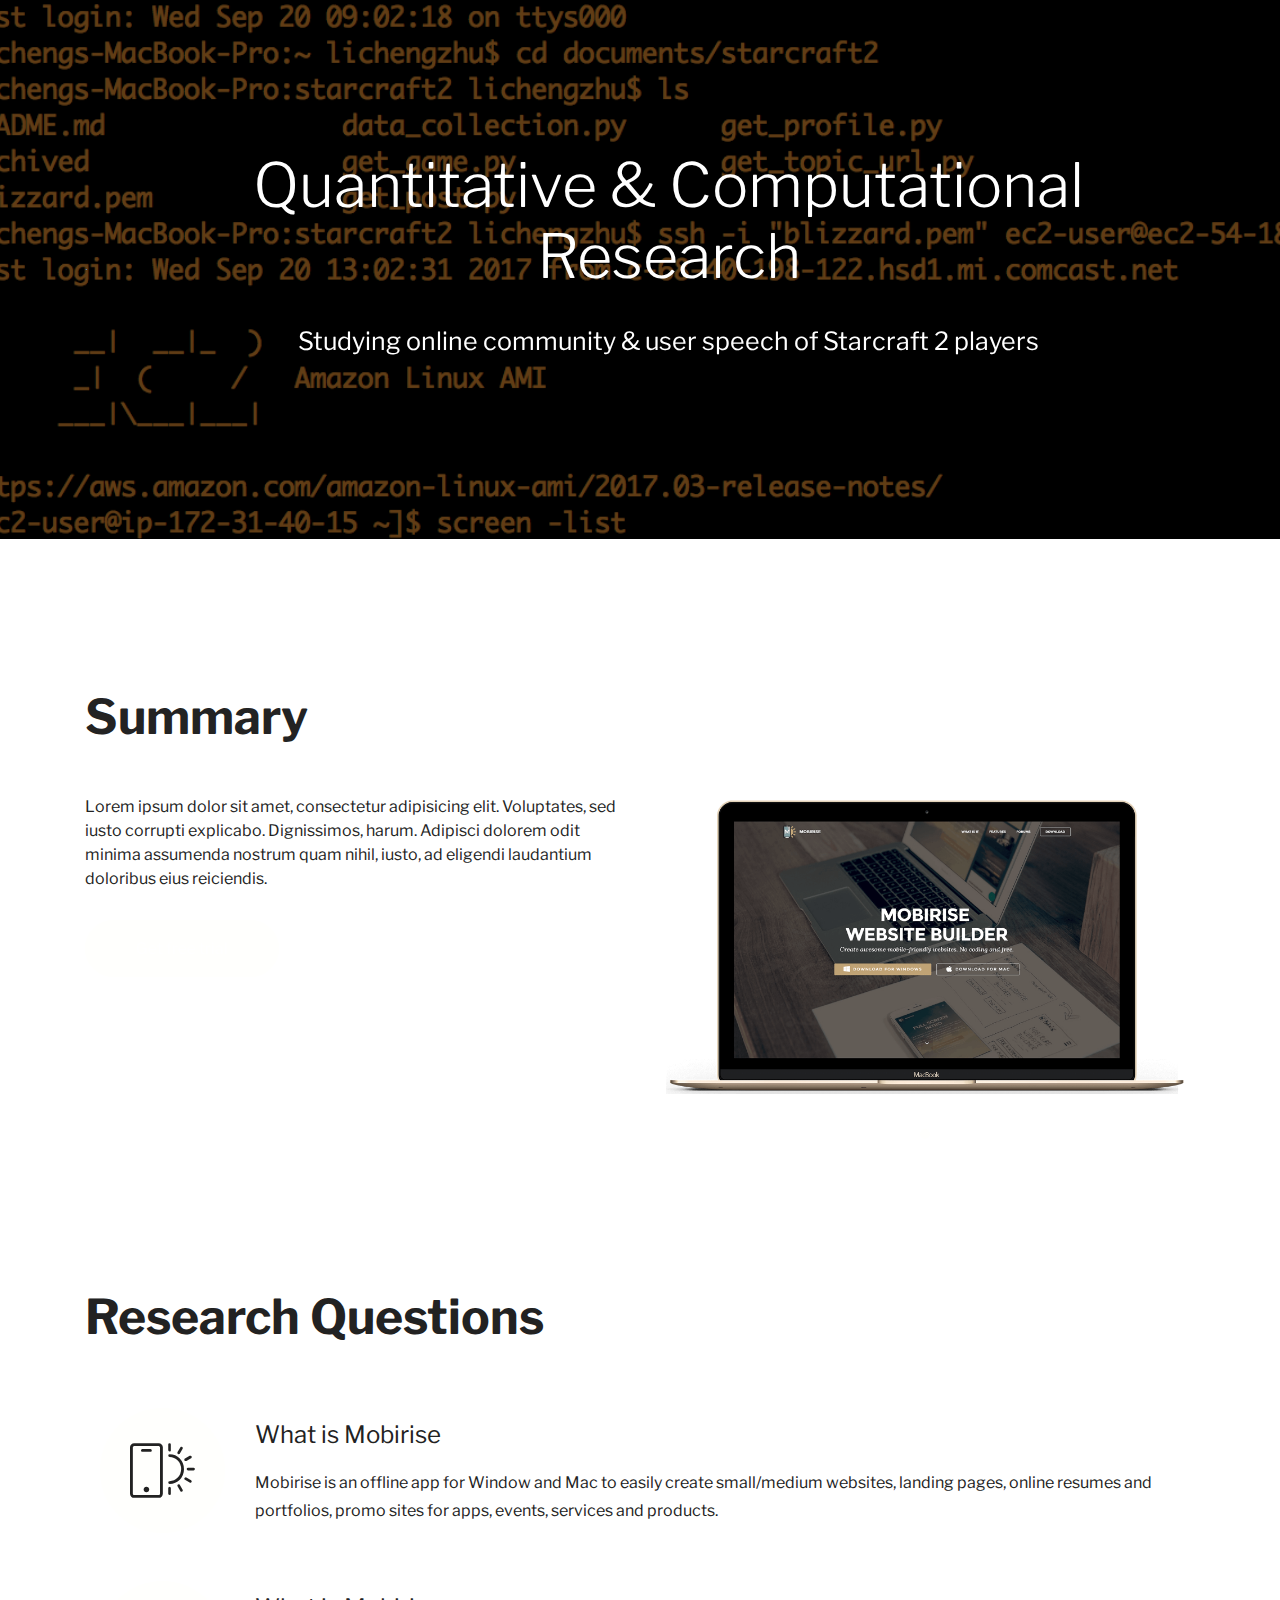
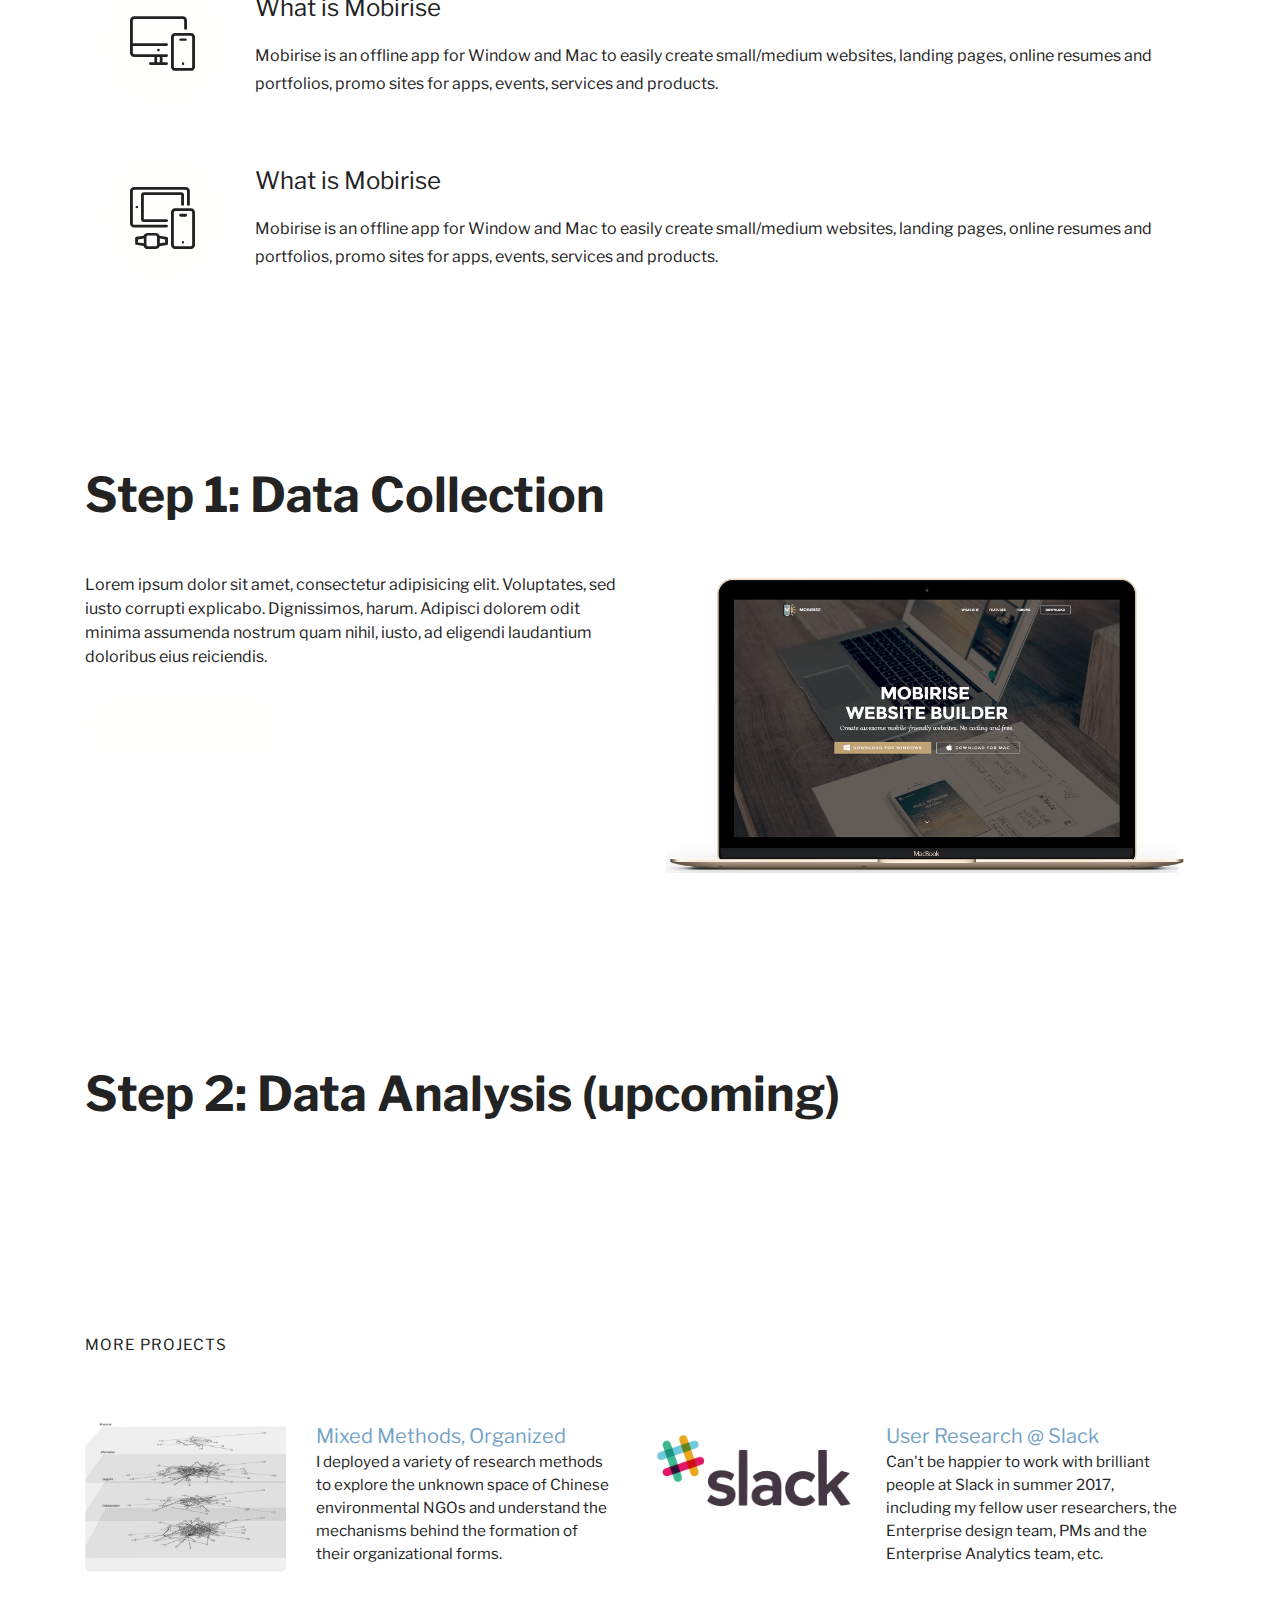
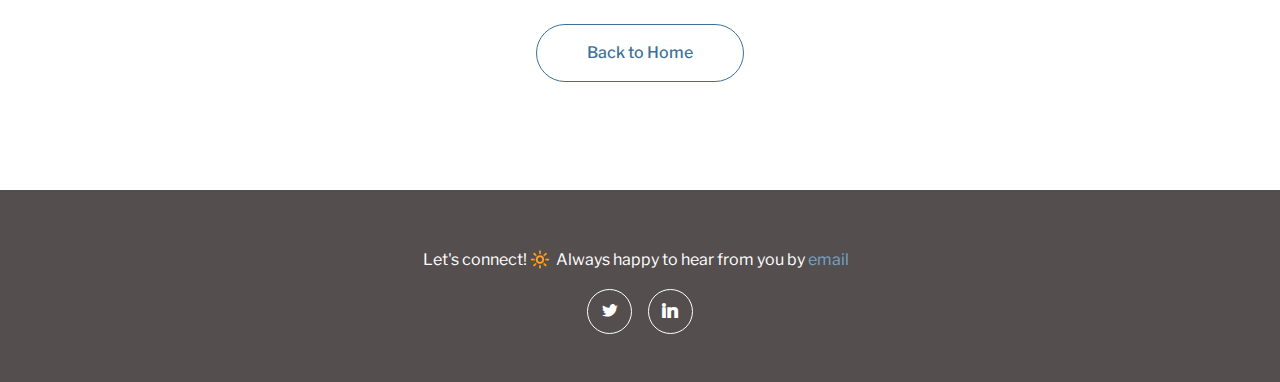
<file: page3.html>
<!DOCTYPE html>
<html>
<head>
  <!-- Site made with Mobirise Website Builder v4.4.0, https://mobirise.com -->
  <meta charset="UTF-8">
  <meta http-equiv="X-UA-Compatible" content="IE=edge">
  <meta name="generator" content="Mobirise v4.4.0, mobirise.com">
  <meta name="viewport" content="width=device-width, initial-scale=1">
  <link rel="shortcut icon" href="assets/images/book3-128x128.png" type="image/x-icon">
  <meta name="description" content="">
  <title>Project-Quant</title>
  <link rel="stylesheet" href="https://fonts.googleapis.com/css?family=Libre+Franklin:400,400i,600,600i">
  <link rel="stylesheet" href="assets/web/assets/mobirise-icons/mobirise-icons.css">
  <link rel="stylesheet" href="assets/tether/tether.min.css">
  <link rel="stylesheet" href="assets/bootstrap/css/bootstrap.min.css">
  <link rel="stylesheet" href="assets/socicon/css/socicon.min.css">
  <link rel="stylesheet" href="assets/theme/css/style.css">
  <link rel="stylesheet" href="assets/mobirise/css/mbr-additional.css" type="text/css">
  
  
  
</head>
<body>

<!-- Google Analytics -->
<!-- Global site tag (gtag.js) - Google Analytics -->
<script async src="https://www.googletagmanager.com/gtag/js?id=UA-88360097-2"></script>
<script>
  window.dataLayer = window.dataLayer || [];
  function gtag(){dataLayer.push(arguments);}
  gtag('js', new Date());

  gtag('config', 'UA-88360097-2');
</script>

<!-- Hotjar Tracking Code for http://lichengzhu.github.io -->
<script>
    (function(h,o,t,j,a,r){
        h.hj=h.hj||function(){(h.hj.q=h.hj.q||[]).push(arguments)};
        h._hjSettings={hjid:659874,hjsv:6};
        a=o.getElementsByTagName('head')[0];
        r=o.createElement('script');r.async=1;
        r.src=t+h._hjSettings.hjid+j+h._hjSettings.hjsv;
        a.appendChild(r);
    })(window,document,'https://static.hotjar.com/c/hotjar-','.js?sv=');
</script>
<!-- /Google Analytics -->


<section class="mbr-section mbr-section-hero header3 header6 mbr-parallax-background" id="header6-3c" data-rv-view="137" style="background-image: url(assets/images/screen-shot-2017-09-20-at-2.41.02-pm-1214x606.png); padding-top: 150px; padding-bottom: 150px;">

    <div class="mbr-overlay" style="opacity: 0.6; background-color: rgb(0, 0, 0);">
    </div>

    <div class="mbr-table mbr-table-full">
        <div class="mbr-table-cell">

            <div class="container">
                <div class="row">
                    <div class="mbr-table-md-up">
                        
                        <div class="mbr-table-cell mbr-right-padding-md-up mbr-valign-top col-md-7 image-size" style="width: 5%;">
                            <div class="mbr-figure"><img src="assets/images/06.jpg"></div>
                        </div>
                        <div class="mbr-table-cell col-md-5 text-xs-center text-md-left">

                            <h3 class="mbr-section-title display-2">Quantitative &amp; Computational Research</h3>

                            <div class="mbr-section-text">
                                <p>Studying online community &amp; user speech of Starcraft 2 players</p>
                            </div>

                            

                        </div>

                        
                        

                    </div>
                </div>
            </div>

        </div>
    </div>

    

</section>

<section class="mbr-section mbr-section--bg-adapted mbr-section--relative tabs3" id="tabs3-3d" data-rv-view="140" style="background-color: rgb(255, 255, 255); padding-top: 150px; padding-bottom: 100px;">
    <div class="elements-content">
        
        <div class="container">
            <h3 class="mbr-section-title display-2"><strong>Summary</strong></h3>
            <div class="row">
                <div class="col-md-6">
                    <div class="content">
                        <div class="wraper">
                            
                            <p>Lorem ipsum dolor sit amet, consectetur adipisicing elit. Voluptates, sed iusto corrupti explicabo. Dignissimos, harum. Adipisci dolorem odit minima assumenda nostrum quam nihil, iusto, ad eligendi laudantium doloribus eius reiciendis.</p>
                            
                            <div class="text-sm-left"><a class="btn btn-lg btn-primary" href="https://mobirise.com">Get free trial</a></div>
                        </div>
                    </div>
                </div>
                <div class="col-md-6">

                    <div class="clearfix"></div>
                    <div class="tab-content noScroll">
                        <div id="tab1tabs3-3d" class="tab-pane in active" role="tabpanel">
                            <div class="row">
                                <div class="col-md-12">
                                    <div class="mbr-figure"><img src="assets/images/card.png"></div>
                                </div>
                            </div>
                        </div>

                        <div id="tab2tabs3-3d" class="tab-pane" role="tabpanel">
                            <div class="row">
                                <div class="col-md-12">
                                    <div class="mbr-figure"><img src="assets/images/card2.png"></div>
                                </div>
                            </div>
                        </div>

                        <div id="tab3tabs3-3d" class="tab-pane" role="tabpanel">
                            <div class="row">
                                <div class="col-md-12">
                                    <div class="mbr-figure"><img src="assets/images/card3.png"></div>
                                </div>
                            </div>
                        </div>

                        <div id="tab4tabs3-3d" class="tab-pane" role="tabpanel">
                            <div class="row">
                                <div class="col-md-12">
                                    <div class="mbr-figure"><img src="assets/images/card.png"></div>
                                </div>
                            </div>
                        </div>

                        <div id="tab5tabs3-3d" class="tab-pane" role="tabpanel">
                            <div class="row">
                                <div class="col-md-12">
                                    <div class="mbr-figure"><img src="assets/images/card2.png"></div>
                                </div>
                            </div>
                        </div>

                        <div id="tab6tabs3-3d" class="tab-pane" role="tabpanel">
                            <div class="row">
                                <div class="col-md-12">
                                    <div class="mbr-figure"><img src="assets/images/card3.png"></div>
                                </div>
                            </div>
                        </div>
                    </div>
                <ul class="nav nav-tabs" role="tablist"><li class="nav-item" style="display: inline-block;"><a class="nav-link active" role="tab" data-toggle="tab" href="#tab1tabs3-3d"></a></li><li class="nav-item" style="display: none;"><a class="nav-link" role="tab" data-toggle="tab" href="#tab2tabs3-3d"></a></li><li class="nav-item" style="display: none;"><a class="nav-link" role="tab" data-toggle="tab" href="#tab3tabs3-3d"></a></li><li class="nav-item" style="display: none"><a class="nav-link" role="tab" data-toggle="tab" href="#tab4tabs3-3d"></a></li><li class="nav-item" style="display: none"><a class="nav-link" role="tab" data-toggle="tab" href="#tab5tabs3-3d"></a></li><li class="nav-item" style="display: none"><a class="nav-link" role="tab" data-toggle="tab" href="#tab6tabs3-3d"></a></li></ul>    
                </div>
            </div>
        </div>
    </div>
</section>

<section class="mbr-section mbr-section-hero features21" id="features21-3f" data-rv-view="143" style="background: linear-gradient(to right top, rgb(255, 255, 255), rgb(255, 255, 255)) rgb(255, 255, 255); padding-top: 40px; padding-bottom: 40px;">

    

    <div class="container">
        <div class="row heading">
            <div class="col-md-10">

                <h1 class="mbr-section-title display-3 heading-title"><strong>Research Questions</strong></h1>
                
                
            </div>
        </div>
    </div>

    <div class="container">
        <div class="row">
            <div class="mbr-cards-col col-xs-12">
                <div class="row">

                    <div class="mbr-cards-col col-xs-12">
                        <div class="card">
                            <div class="card-img col-xs-3 mbr-table-cell"><a href="https://mobirise.com" class="mbri-mobirise mbr-iconfont" style="color: rgb(34, 34, 34);"></a></div>
                            <div class="card-box col-xs-9 mbr-table-cell text-xs-left">
                                <h4 class="card-title mbr-section-subtitle sub-1">What is Mobirise</h4>
                                <p class="card-text mbr-section-text text-1">Mobirise is an offline app for Window and Mac to easily create small/medium websites, landing pages, online resumes and portfolios, promo sites for apps, events, services and products.</p>
                            </div>                            
                            <div class="clear"></div>
                        </div>
                    </div>

                    <div class="mbr-cards-col col-xs-12">
                        <div class="card">
                            <div class="card-img col-xs-3 mbr-table-cell"><a href="https://mobirise.com" class="mbri-responsive mbr-iconfont" style="color: rgb(34, 34, 34);"></a></div>
                            <div class="card-box col-xs-9 mbr-table-cell text-xs-left">
                                <h4 class="card-title mbr-section-subtitle sub-1">What is Mobirise</h4>
                                <p class="card-text mbr-section-text text-1">Mobirise is an offline app for Window and Mac to easily create small/medium websites, landing pages, online resumes and portfolios, promo sites for apps, events, services and products.</p>
                            </div>                            
                            <div class="clear"></div>
                        </div>
                    </div>

                    <div class="mbr-cards-col col-xs-12">
                        <div class="card">
                            <div class="card-img col-xs-3 mbr-table-cell"><a href="https://mobirise.com" class="mbri-devices mbr-iconfont" style="color: rgb(34, 34, 34);"></a></div>
                            <div class="card-box col-xs-9 mbr-table-cell text-xs-left">
                                <h4 class="card-title mbr-section-subtitle sub-1">What is Mobirise</h4>
                                <p class="card-text mbr-section-text text-1">Mobirise is an offline app for Window and Mac to easily create small/medium websites, landing pages, online resumes and portfolios, promo sites for apps, events, services and products.</p>
                            </div>                            
                            <div class="clear"></div>
                        </div>
                    </div>

                    

                </div>
            </div>
        </div>
    </div>

</section>

<section class="mbr-section mbr-section--bg-adapted mbr-section--relative tabs3" id="tabs3-3g" data-rv-view="146" style="background-color: rgb(255, 255, 255); padding-top: 100px; padding-bottom: 50px;">
    <div class="elements-content">
        
        <div class="container">
            <h3 class="mbr-section-title display-2"><strong>Step 1: Data Collection</strong></h3>
            <div class="row">
                <div class="col-md-6">
                    <div class="content">
                        <div class="wraper">
                            
                            <p>Lorem ipsum dolor sit amet, consectetur adipisicing elit. Voluptates, sed iusto corrupti explicabo. Dignissimos, harum. Adipisci dolorem odit minima assumenda nostrum quam nihil, iusto, ad eligendi laudantium doloribus eius reiciendis.</p>
                            
                            <div class="text-sm-left"><a class="btn btn-lg btn-primary" href="https://mobirise.com">Get free trial</a></div>
                        </div>
                    </div>
                </div>
                <div class="col-md-6">

                    <div class="clearfix"></div>
                    <div class="tab-content noScroll">
                        <div id="tab1tabs3-3g" class="tab-pane in active" role="tabpanel">
                            <div class="row">
                                <div class="col-md-12">
                                    <div class="mbr-figure"><img src="assets/images/card.png"></div>
                                </div>
                            </div>
                        </div>

                        <div id="tab2tabs3-3g" class="tab-pane" role="tabpanel">
                            <div class="row">
                                <div class="col-md-12">
                                    <div class="mbr-figure"><img src="assets/images/card2.png"></div>
                                </div>
                            </div>
                        </div>

                        <div id="tab3tabs3-3g" class="tab-pane" role="tabpanel">
                            <div class="row">
                                <div class="col-md-12">
                                    <div class="mbr-figure"><img src="assets/images/card3.png"></div>
                                </div>
                            </div>
                        </div>

                        <div id="tab4tabs3-3g" class="tab-pane" role="tabpanel">
                            <div class="row">
                                <div class="col-md-12">
                                    <div class="mbr-figure"><img src="assets/images/card.png"></div>
                                </div>
                            </div>
                        </div>

                        <div id="tab5tabs3-3g" class="tab-pane" role="tabpanel">
                            <div class="row">
                                <div class="col-md-12">
                                    <div class="mbr-figure"><img src="assets/images/card2.png"></div>
                                </div>
                            </div>
                        </div>

                        <div id="tab6tabs3-3g" class="tab-pane" role="tabpanel">
                            <div class="row">
                                <div class="col-md-12">
                                    <div class="mbr-figure"><img src="assets/images/card3.png"></div>
                                </div>
                            </div>
                        </div>
                    </div>
                <ul class="nav nav-tabs" role="tablist"><li class="nav-item" style="display: inline-block;"><a class="nav-link active" role="tab" data-toggle="tab" href="#tab1tabs3-3g"></a></li><li class="nav-item" style="display: none;"><a class="nav-link" role="tab" data-toggle="tab" href="#tab2tabs3-3g"></a></li><li class="nav-item" style="display: none;"><a class="nav-link" role="tab" data-toggle="tab" href="#tab3tabs3-3g"></a></li><li class="nav-item" style="display: none"><a class="nav-link" role="tab" data-toggle="tab" href="#tab4tabs3-3g"></a></li><li class="nav-item" style="display: none"><a class="nav-link" role="tab" data-toggle="tab" href="#tab5tabs3-3g"></a></li><li class="nav-item" style="display: none"><a class="nav-link" role="tab" data-toggle="tab" href="#tab6tabs3-3g"></a></li></ul>    
                </div>
            </div>
        </div>
    </div>
</section>

<section class="mbr-section mbr-section-hero features7" id="features7-3k" data-rv-view="149" style="background-color: rgb(255, 255, 255); padding-top: 80px; padding-bottom: 0px;">

    

        <div class="container">
            <div class="row heading">
                <div class="col-md-12">

                    
                    <h1 class="mbr-section-title display-3 heading-title"><span style="font-size: 48px;"><strong>Step 2: Data Analysis (upcoming)</strong></span></h1>
                    
                </div>
            </div>
        </div>

        <div class="container">
                <div class="row">

                    <div class="mbr-cards-col col-xs-12 col-lg-6">
                        <div class="card">
                            
                            <div class="card-box col-xs-9 col-lg-12 text-xs-left mbr-table-cell">
                                
                                
                                
                            </div>
                            <div class="clear"></div>
                        </div>
                    </div>

                    <div class="mbr-cards-col col-xs-12 col-lg-6">
                        <div class="card">
                            
                            <div class="card-box col-xs-9 col-lg-12 text-xs-left mbr-table-cell">
                                
                                
                                
                            </div>
                            <div class="clear"></div>
                        </div>
                    </div>

                </div>
        </div>


</section>

<section class="mbr-section mbr-section-hero features7" id="features7-3i" data-rv-view="152" style="background-color: rgb(255, 255, 255); padding-top: 120px; padding-bottom: 0px;">

    

        <div class="container">
            <div class="row heading">
                <div class="col-md-12">

                    <p class="mbr-section-text text-2 heading-text">MORE PROJECTS</p>
                    <h1 class="mbr-section-title display-3 heading-title"></h1>
                    
                </div>
            </div>
        </div>

        <div class="container">
                <div class="row">

                    <div class="mbr-cards-col col-xs-12 col-lg-6">
                        <div class="card">
                            <div class="card-img col-xs-3 col-lg-12 mbr-table-cell"><img src="assets/images/network-multiple-640x4805.jpg"></div>
                            <div class="card-box col-xs-9 col-lg-12 text-xs-left mbr-table-cell">
                                <h4 class="card-title mbr-section-subtitle sub-2"><a href="page2.html">Mixed Methods, Organized</a></h4>
                                <p class="card-text mbr-section-text text-2">I deployed a variety of research methods to explore the unknown space of Chinese environmental NGOs and understand the mechanisms behind the formation of their organizational forms.</p>
                                
                            </div>
                            <div class="clear"></div>
                        </div>
                    </div>

                    <div class="mbr-cards-col col-xs-12 col-lg-6">
                        <div class="card">
                            <div class="card-img col-xs-3 col-lg-12 mbr-table-cell"><img src="assets/images/slack-logo-on-white-2000x1000.png"></div>
                            <div class="card-box col-xs-9 col-lg-12 text-xs-left mbr-table-cell">
                                <h4 class="card-title mbr-section-subtitle sub-2"><a href="Slack.html">User Research @ Slack</a></h4>
                                <p class="card-text mbr-section-text text-2">Can't be happier to work with brilliant people at Slack in summer 2017, including my fellow user researchers, the Enterprise design team, PMs and the Enterprise Analytics team, etc.</p>
                                
                            </div>
                            <div class="clear"></div>
                        </div>
                    </div>

                </div>
        </div>


</section>

<section class="mbr-section buttons1 mbr-section__container" id="buttons1-3j" data-rv-view="155" style="background-color: rgb(255, 255, 255); padding-top: 40px; padding-bottom: 100px;">

    <div class="container-fluid">
        <div class="row">
            <div class="col-xs-12">
                <div class="text-xs-center"> <a class="btn btn-lg btn-info-outline btn-info" href="index.html">Back to Home</a></div>
            </div>
        </div>
    </div>

</section>

<section class="mbr-section footer2" id="footer2-20" data-rv-view="134" style="background-color: rgb(84, 78, 78); padding-top: 40px; padding-bottom: 40px;">

    

    <div class="container">
        <div class="row">
            <div class="col-xs-12 text-xs-center">
                <p class="footer-header mbr-section-title sub-2"></p>

                <div class="footer-list mbr-section-text text-1">
                    <ul>
                        <li class="last">Let's connect! 🔆 &nbsp;Always happy to hear from you by&nbsp;<a href="mailto:lichengzhu@outlook.com">email</a></li>
                        
                        
                        
                        
                        
                        
                        
                        
                        
                    </ul>
                </div>

                <div><a class="btn btn-social" title="Twitter" target="_blank" href="https://twitter.com/licheng_zhu"><i class="socicon socicon-twitter"></i></a>       <a class="btn btn-social" title="LinkedIn" target="_blank" href="https://www.linkedin.com/in/lichengzhu/"><i class="socicon socicon-linkedin"></i></a>   </div>
            </div>
        </div>
    </div>


</section>


  <script src="assets/web/assets/jquery/jquery.min.js"></script>
  <script src="assets/tether/tether.min.js"></script>
  <script src="assets/bootstrap/js/bootstrap.min.js"></script>
  <script src="assets/smooth-scroll/smooth-scroll.js"></script>
  <script src="assets/jarallax/jarallax.js"></script>
  <script src="assets/theme/js/script.js"></script>
  
  
</body>
</html>
</file>
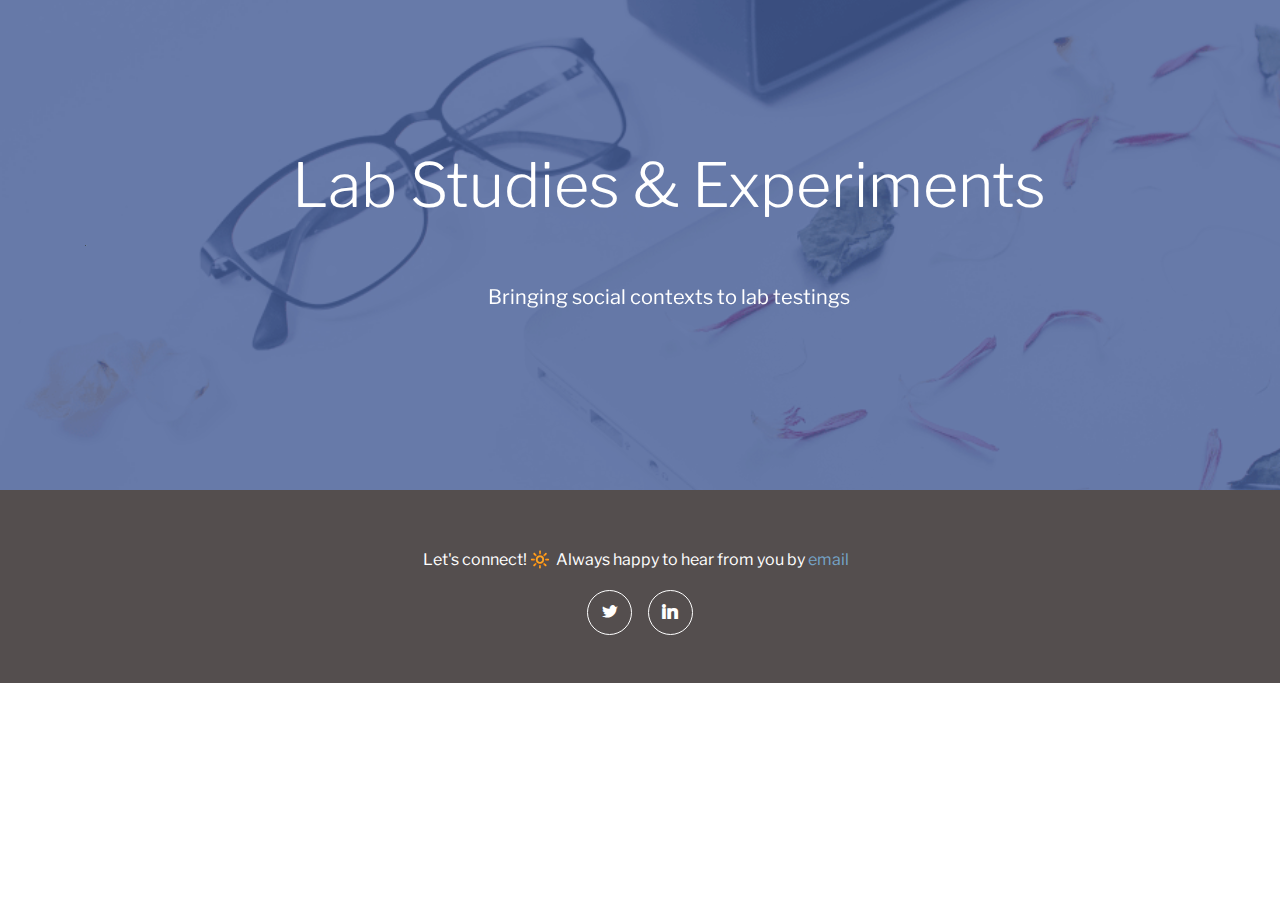
<file: page4.html>
<!DOCTYPE html>
<html>
<head>
  <!-- Site made with Mobirise Website Builder v4.4.0, https://mobirise.com -->
  <meta charset="UTF-8">
  <meta http-equiv="X-UA-Compatible" content="IE=edge">
  <meta name="generator" content="Mobirise v4.4.0, mobirise.com">
  <meta name="viewport" content="width=device-width, initial-scale=1">
  <link rel="shortcut icon" href="assets/images/book3-128x128.png" type="image/x-icon">
  <meta name="description" content="">
  <title>Project-Experiment</title>
  <link rel="stylesheet" href="https://fonts.googleapis.com/css?family=Libre+Franklin:400,400i,600,600i">
  <link rel="stylesheet" href="assets/web/assets/mobirise-icons/mobirise-icons.css">
  <link rel="stylesheet" href="assets/tether/tether.min.css">
  <link rel="stylesheet" href="assets/bootstrap/css/bootstrap.min.css">
  <link rel="stylesheet" href="assets/socicon/css/socicon.min.css">
  <link rel="stylesheet" href="assets/theme/css/style.css">
  <link rel="stylesheet" href="assets/mobirise/css/mbr-additional.css" type="text/css">
  
  
  
</head>
<body>

<!-- Google Analytics -->
<!-- Global site tag (gtag.js) - Google Analytics -->
<script async src="https://www.googletagmanager.com/gtag/js?id=UA-88360097-2"></script>
<script>
  window.dataLayer = window.dataLayer || [];
  function gtag(){dataLayer.push(arguments);}
  gtag('js', new Date());

  gtag('config', 'UA-88360097-2');
</script>

<!-- Hotjar Tracking Code for http://lichengzhu.github.io -->
<script>
    (function(h,o,t,j,a,r){
        h.hj=h.hj||function(){(h.hj.q=h.hj.q||[]).push(arguments)};
        h._hjSettings={hjid:659874,hjsv:6};
        a=o.getElementsByTagName('head')[0];
        r=o.createElement('script');r.async=1;
        r.src=t+h._hjSettings.hjid+j+h._hjSettings.hjsv;
        a.appendChild(r);
    })(window,document,'https://static.hotjar.com/c/hotjar-','.js?sv=');
</script>
<!-- /Google Analytics -->


<section class="mbr-section mbr-section-hero header3 header6 mbr-parallax-background" id="header6-3x" data-rv-view="160" style="background-image: url(assets/images/experiment-912x707.png); padding-top: 150px; padding-bottom: 150px;">

    <div class="mbr-overlay" style="opacity: 0.8; background-color: rgb(69, 92, 151);">
    </div>

    <div class="mbr-table mbr-table-full">
        <div class="mbr-table-cell">

            <div class="container">
                <div class="row">
                    <div class="mbr-table-md-up">
                        
                        <div class="mbr-table-cell mbr-right-padding-md-up mbr-valign-top col-md-7 image-size" style="width: 5%;">
                            <div class="mbr-figure"><img src="assets/images/06.jpg"></div>
                        </div>
                        <div class="mbr-table-cell col-md-5 text-xs-center text-md-left">

                            <h3 class="mbr-section-title display-2">Lab Studies &amp; Experiments</h3>

                            <div class="mbr-section-text">
                                <p><br>Bringing social contexts to lab testings</p>
                            </div>

                            

                        </div>

                        
                        

                    </div>
                </div>
            </div>

        </div>
    </div>

    

</section>

<section class="mbr-section footer2" id="footer2-3w" data-rv-view="157" style="background-color: rgb(84, 78, 78); padding-top: 40px; padding-bottom: 40px;">

    

    <div class="container">
        <div class="row">
            <div class="col-xs-12 text-xs-center">
                <p class="footer-header mbr-section-title sub-2"></p>

                <div class="footer-list mbr-section-text text-1">
                    <ul>
                        <li class="last">Let's connect! 🔆 &nbsp;Always happy to hear from you by&nbsp;<a href="mailto:lichengzhu@outlook.com">email</a></li>
                        
                        
                        
                        
                        
                        
                        
                        
                        
                    </ul>
                </div>

                <div><a class="btn btn-social" title="Twitter" target="_blank" href="https://twitter.com/licheng_zhu"><i class="socicon socicon-twitter"></i></a>       <a class="btn btn-social" title="LinkedIn" target="_blank" href="https://www.linkedin.com/in/lichengzhu/"><i class="socicon socicon-linkedin"></i></a>   </div>
            </div>
        </div>
    </div>


</section>


  <script src="assets/web/assets/jquery/jquery.min.js"></script>
  <script src="assets/tether/tether.min.js"></script>
  <script src="assets/bootstrap/js/bootstrap.min.js"></script>
  <script src="assets/smooth-scroll/smooth-scroll.js"></script>
  <script src="assets/jarallax/jarallax.js"></script>
  <script src="assets/theme/js/script.js"></script>
  
  
</body>
</html>
</file>
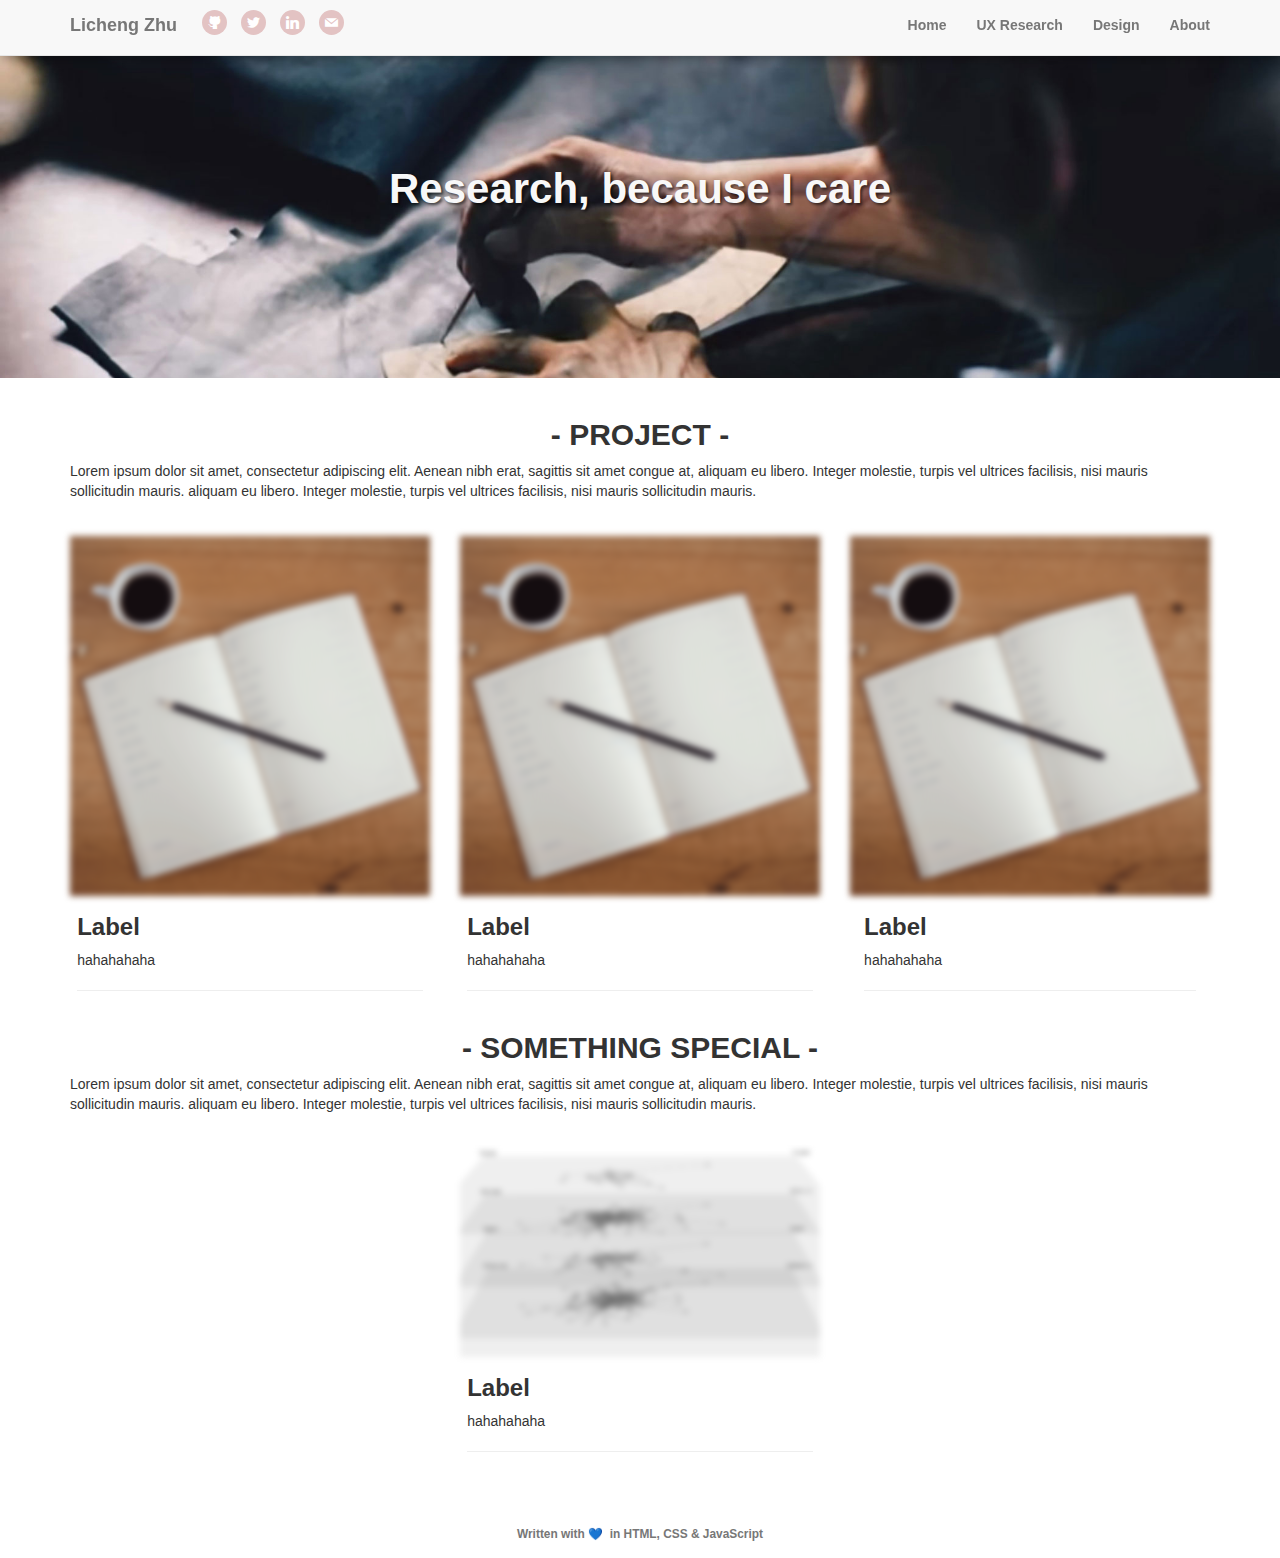
<file: research.html>
<!DOCTYPE HTML>
<html lang="en">
<head>
	<meta charset="UTF-8">
	<meta name="viewport" content="width=device-width, initial-scale=1">
	<title>Licheng-UX Research</title>
	<link rel="stylesheet" type="text/css" href="css/bootstrap.css">
	<link rel="stylesheet" href="css/mytheme.css">


</head>
<body>
    <button class="hamburger" onclick="openNav()">
        &#9776;
    </button>


    <!-- Side Nav -->
    <div id="side">
        <nav class="sidenav" id="sidenav">
            <a href="javascript:void(0)" class="closebtn" onclick="closeNav()">&#10006;</a>
            <a href="index.html">Home</a>
            <a href="research.html">UX Research</a>
            <a href="design.html">Design</a>
            <a href="about.html">About</a>
        </nav>
    </div>



	<!-- Navigation -->
    <nav class="navbar navbar-default navbar-fixed-top topnav" role="navigation">
        <div class="container topnav">
            <!-- Brand and toggle get grouped for better mobile display -->
            <div class="navbar-header">
                <button type="button" class="navbar-toggle" data-toggle="collapse" data-target="#bs-example-navbar-collapse-1">
                    <span class="sr-only">Licheng Zhu</span>
                    <span class="icon-bar"></span>
                    <span class="icon-bar"></span>
                    <span class="icon-bar"></span>
                </button>
                <a class="navbar-brand topnav" href="index.html">Licheng Zhu</a>
                <!-- social media icon code supported by https://perfecticons.com/ -->
                <ul class="soc">
				    <li><a class="soc-github" href="https://github.com/lichengzhu"></a></li>
				    <li><a class="soc-twitter" href="https://twitter.com/licheng_zhu"></a></li>
				    <li><a class="soc-linkedin" href="https://www.linkedin.com/in/lichengzhu"></a></li>
				    <li><a class="soc-mail soc-icon-last" href="mailto:lichengzhu@outlook.com"></a></li>
				</ul>
            </div>
            <!-- Collect the nav links, forms, and other content for toggling -->
            <div class="collapse navbar-collapse" id="bs-example-navbar-collapse-1">
                <ul class="nav navbar-nav navbar-right">
                    <li><a href="index.html">Home</a></li>
                    <li><a href="research.html">UX Research</a></li>
                    <li><a href="design.html">Design</a></li>
                    <li><a href="about.html">About</a></li>
                    <!-- <li><a href="contact.html">Contact</a></li> -->
                </ul>
            </div>
            <!-- /.navbar-collapse -->
        </div>
        <!-- /.container -->
    </nav>

    <!-- page header -->
	<header class="intro-header-non-front intro-header-research">
        <div class="container">
            <div class="row">
                <div class="col-lg-12">
                    <div class="intro-message-non-front">
                        <h1 class="name">Research, because I care</h1>
                        <!-- <hr class="section-heading-spacer"> -->
                        <!-- <h1 class="skills">Because I care</h1> -->
                    </div>
                </div>
            </div>
        </div>
    </header>

    <br>


    <!-- project -->
    <section id="profolio">
        <div class="container">
            <div class="row">
                <div class="col-lg-12 text-center ">
                    <h2>- PROJECT -</h2>
                    <p>
                        Lorem ipsum dolor sit amet, consectetur adipiscing elit. Aenean nibh erat, sagittis sit amet congue at, aliquam eu libero. Integer molestie, turpis vel ultrices facilisis, nisi mauris sollicitudin mauris. aliquam eu libero. Integer molestie, turpis vel ultrices facilisis, nisi mauris sollicitudin mauris.
                    </p>
                </div>
            </div>
            <div class="row">
                <div class="col-md-4 col-sm-6 col-xs-12 portfolio-item">
                    <a href="#portfolioModal1" class="portfolio-link" data-toggle="modal"></a>
                        <img src="img/book3.png" class="img-responsive" alt="">
                        <div class="caption">
                            <h3>Label</h3>
                            <p>hahahahaha</p>
                            <hr class="star-primary">
                        </div>
                </div>
                <div class="col-md-4 col-sm-6 col-xs-12 portfolio-item">
                    <a href="#portfolioModal2" class="portfolio-link" data-toggle="modal"></a>
                        <img src="img/book3.png" class="img-responsive" alt="">
                        <div class="caption">
                            <h3>Label</h3>
                            <p>hahahahaha</p>
                            <hr class="star-primary">
                        </div>
                </div>
                <div class="col-md-4 col-sm-6 col-xs-12 portfolio-item">
                    <a href="#portfolioModal3" class="portfolio-link" data-toggle="modal"></a>
                        <img src="img/book3.png" class="img-responsive" alt="">
                        <div class="caption">
                            <div class="caption">
                                <h3>Label</h3>
                                <p>hahahahaha</p>
                                <hr class="star-primary">
                            </div>
                        </div>
                </div>
            </div>
        </div>
    </section>

    <!-- special project -->
    <section id="profolio">
        <div class="container">
            <div class="row">
                <div class="col-lg-12 text-center">
                    <h2>- SOMETHING SPECIAL -</h2>
                    <p>Lorem ipsum dolor sit amet, consectetur adipiscing elit. Aenean nibh erat, sagittis sit amet congue at, aliquam eu libero. Integer molestie, turpis vel ultrices facilisis, nisi mauris sollicitudin mauris. aliquam eu libero. Integer molestie, turpis vel ultrices facilisis, nisi mauris sollicitudin mauris.</p>
                    <!-- <hr class="star-primary"> -->
                </div>
            </div>
            <div class="row">
                <div class="col-sm-4 col-sm-offset-4 col-xs-12 portfolio-item">
                    <a href="#portfolioModal1" class="portfolio-link" data-toggle="modal">
                        <img src="img/research/multiple-network.png" class="img-responsive transition-all-normal" alt="picture of a multiple-network derived from a research paper of mine" data-toggle="modal" data-target="#special-project">
                        <!-- <div id="overlay">
                            <span id="plus">+</span>
                        </div> -->
                        </a>
                        <div class="caption">
                            <h3>Label</h3>
                            <p>hahahahaha</p>
                            <hr class="star-primary">
                        </div>
                </div>
                
            </div>
        </div>
    </section>



    <!-- footer -->
    <footer>
        <div class="container">
            <div class="row">
                <div class="col-lg-12">
                    <p class="copyright text-muted small">Written with &#128153;&nbsp; in HTML, CSS &amp; JavaScript</p>
                </div>
            </div>
        </div>
    </footer>

    <!-- Button trigger modal -->
    <!-- <button type="button" class="btn btn-primary btn-lg" data-toggle="modal" data-target="#project1">
      Launch demo modal
    </button> -->

    <!-- Modal -->  <!-- !!!id!!! -->
    <div class="modal fade" id="special-project" tabindex="-1" role="dialog" aria-labelledby="myModalLabel" aria-hidden="true">
      <div class="modal-dialog" role="document">
        <div class="modal-content">
          <div class="modal-header">
            <button type="button" class="close" data-dismiss="modal" aria-label="Close">
              <span aria-hidden="true">&times;</span>
            </button>
            <h3 class="modal-title" id="myModalLabel">The Genesis of Organizational Forms</h3>
          </div>
          <div class="modal-body">
            <p>This project derives from my term project of the class Computing for Social Sciences at the University of Chicago. I later expanded it to serve my master’s thesis. In the paper, I tried to explore the inter-organizational social networks among Chinese ENGOs (CENGOs), and to theorize the genesis of their organizational structure.</p>
            <p>The selection of these specific chinese organizations as my research subjects, in hope of finding the “origin of organizational forms”, is based on a simple assumption: most ENGOs in China are relevantly young (ranging from 1 to 10+ years old, centering around 5-6), due to China’s most recent emergence of civil society organizations and awareness. By examining current conditions of Chinese ENGOs, I believe I am researching on the very initial stage of a social sub system —— if I adopt historians’ view of time. Given the initial conditions are critical to any complex systems, I am convinced that this project bears significance for future studies on the organizational forms of Chinese ENGOs and beyond.</p>
            <p>The social network data was collected via a self-designed survey distributed to Chinese ENGOs’ managers. I concurrently asked the respondents to indicate four types of relations they developed with other organizations: financial aid (the monetory circulation among the CENGOs), support (who they resort to when they need help), information (where do they get their information from) and collaboration (who they work with) —— the four types of interactions which dictate CENGOs’ organizational life. The idea of constructing multiple networks over simple networks is to best approximate and reproduce social interactions among organizations in their field.</p>
            <p>Using the network data, along with other contextualized interview data, I find that in general CENGOs are self-organized into four categories based upon their structural positions in the multiple networks. Their organizational structures present similarity within each category while contrasting each other across groups, hinting a tendency of organizational differentiation, as well as tight coupling between structure and function in this young system. Detailed information and analysis can be found in my paper.</p>
          </div>
         
          <!-- <div class="modal-footer">
            <button type="button" class="btn btn-secondary" data-dismiss="modal">Close</button>
            <button type="button" class="btn btn-primary">Save changes</button>
          </div> -->
        </div>
      </div>
    </div>

    <!-- Testing if JavaSrcipt is working -->
	<!-- <button id="testing" class="btn btn-success" onclick="$(this).hide();">Testing!</button> -->
	


	<!-- JQuery2 -->
	<script src="js/jquery.js"></script>

	<!-- Using CDN: Latest compiled and minified JavaScript -->
	<!-- <script src="https://maxcdn.bootstrapcdn.com/bootstrap/3.3.7/js/bootstrap.min.js" integrity="sha384-Tc5IQib027qvyjSMfHjOMaLkfuWVxZxUPnCJA7l2mCWNIpG9mGCD8wGNIcPD7Txa" crossorigin="anonymous"></script> -->
	<script src="js/bootstrap.min.js"></script>
    <script src="js/main.js"></script>
</body>
</html>
</file>
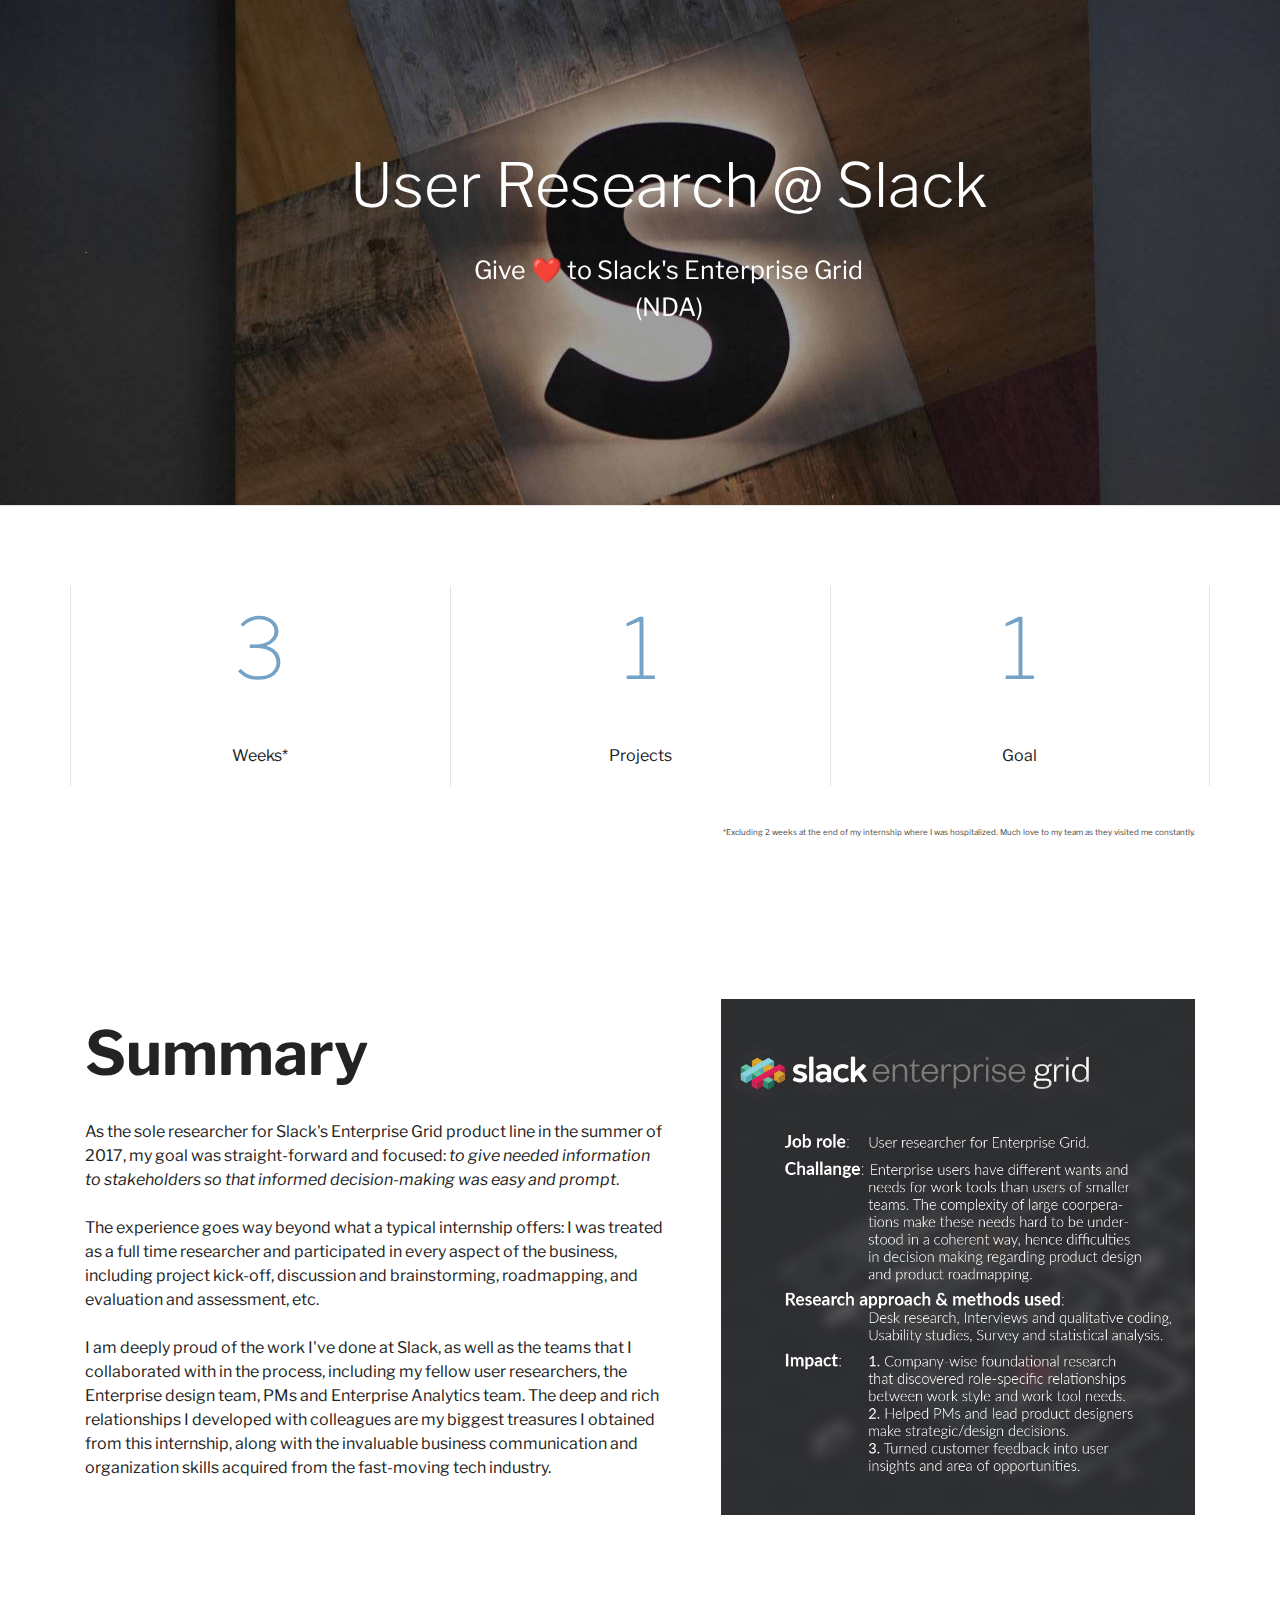
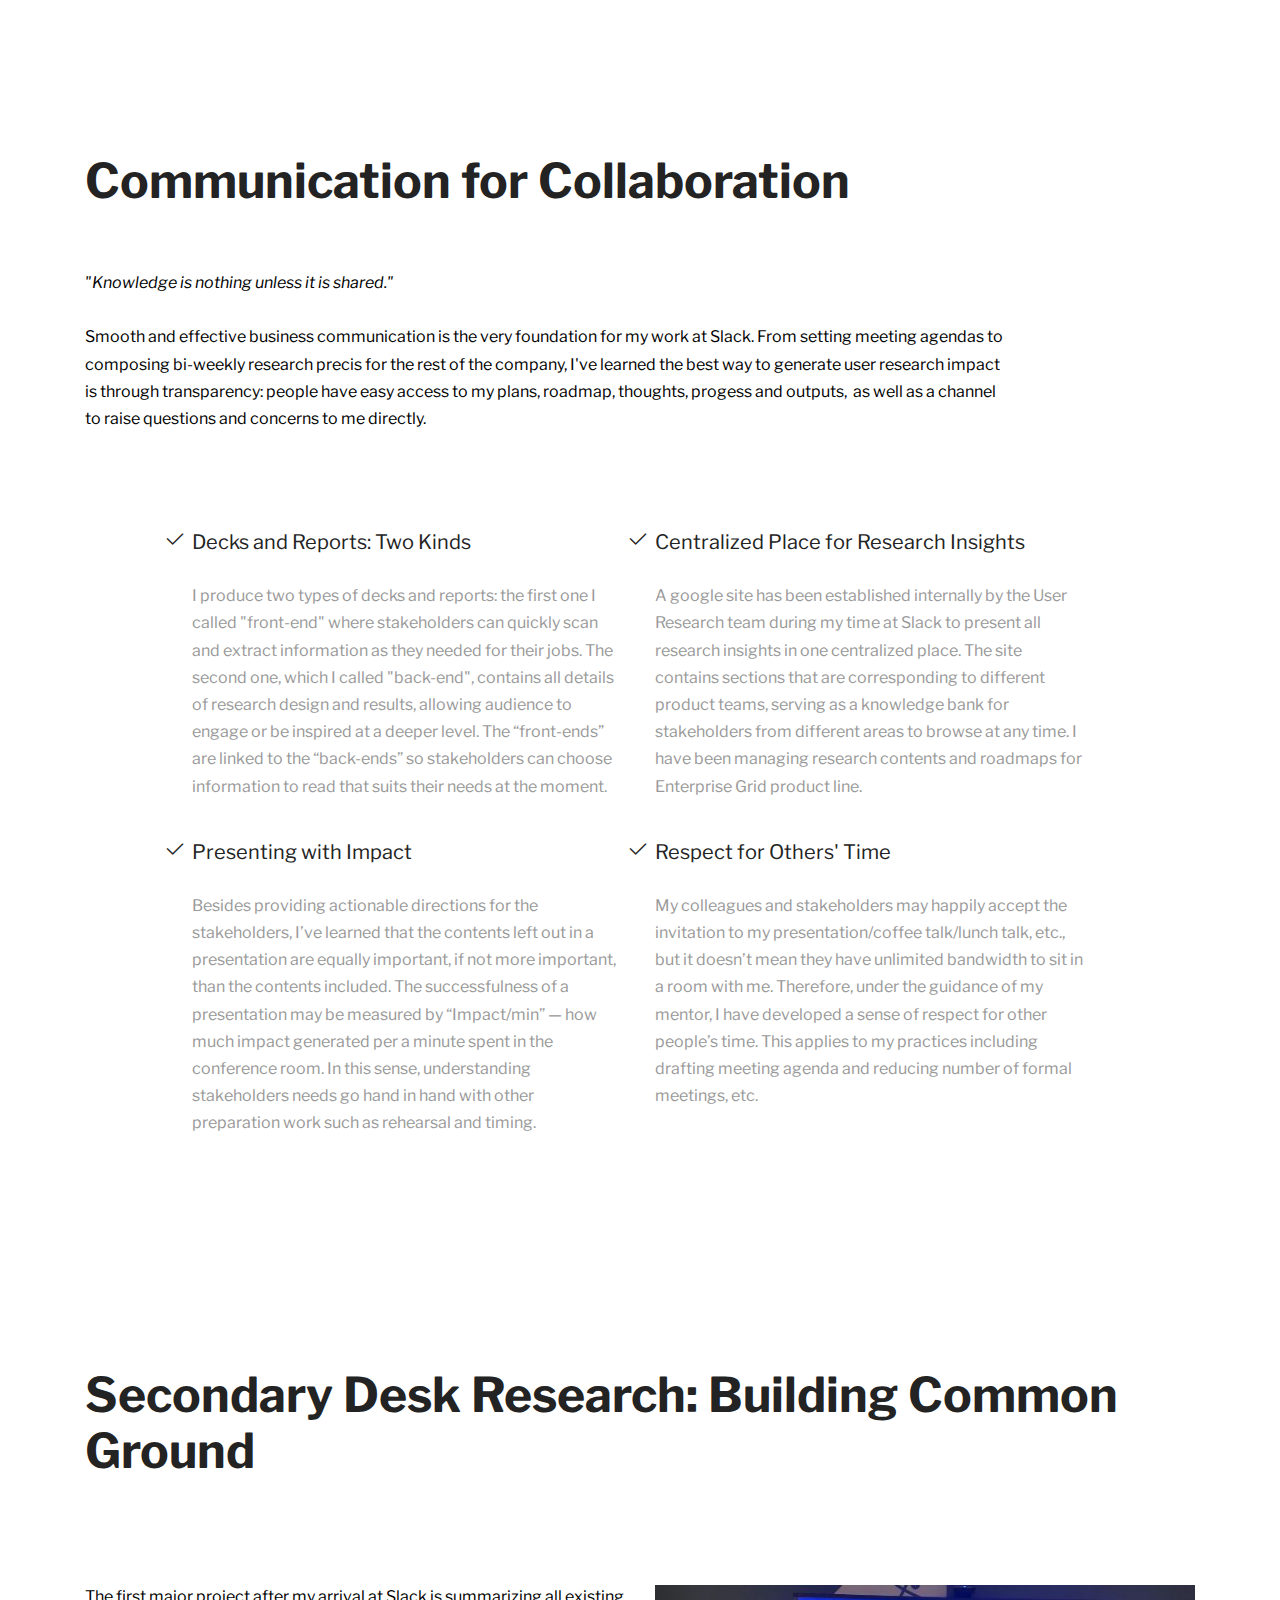
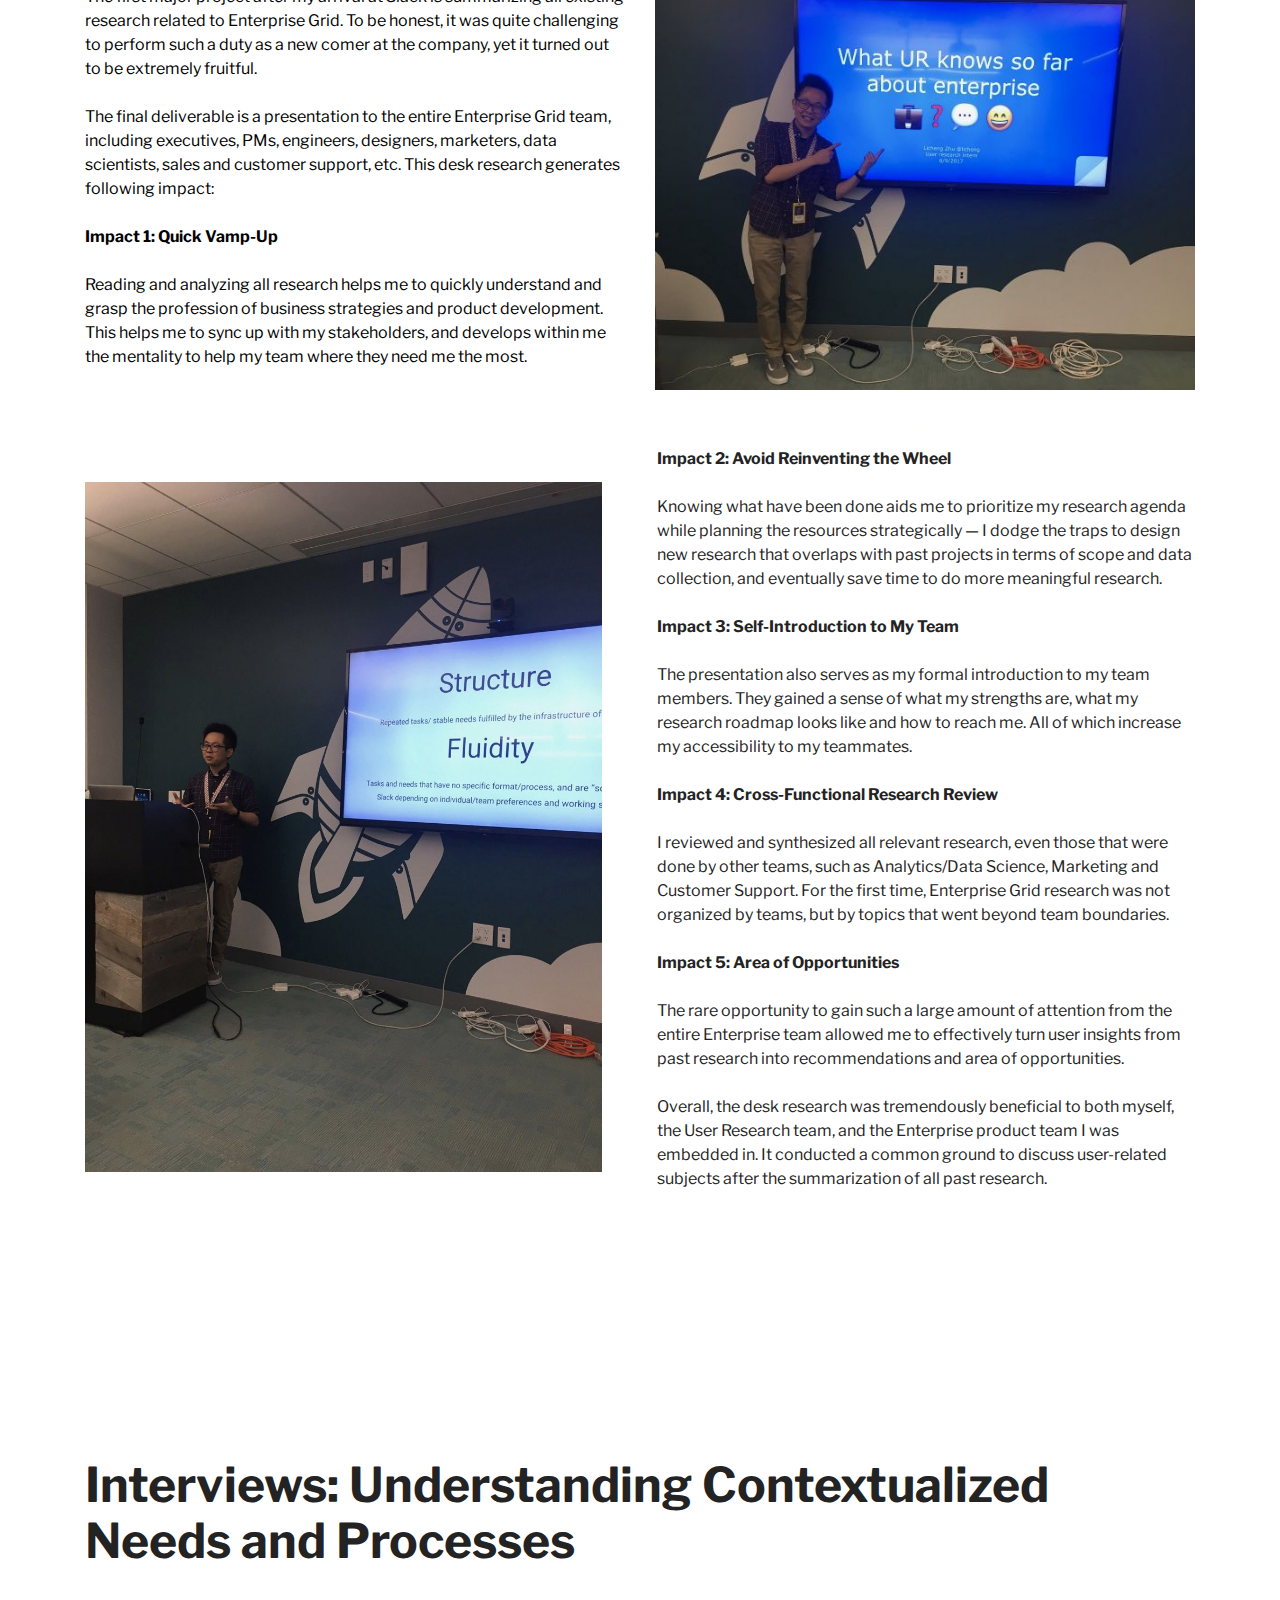
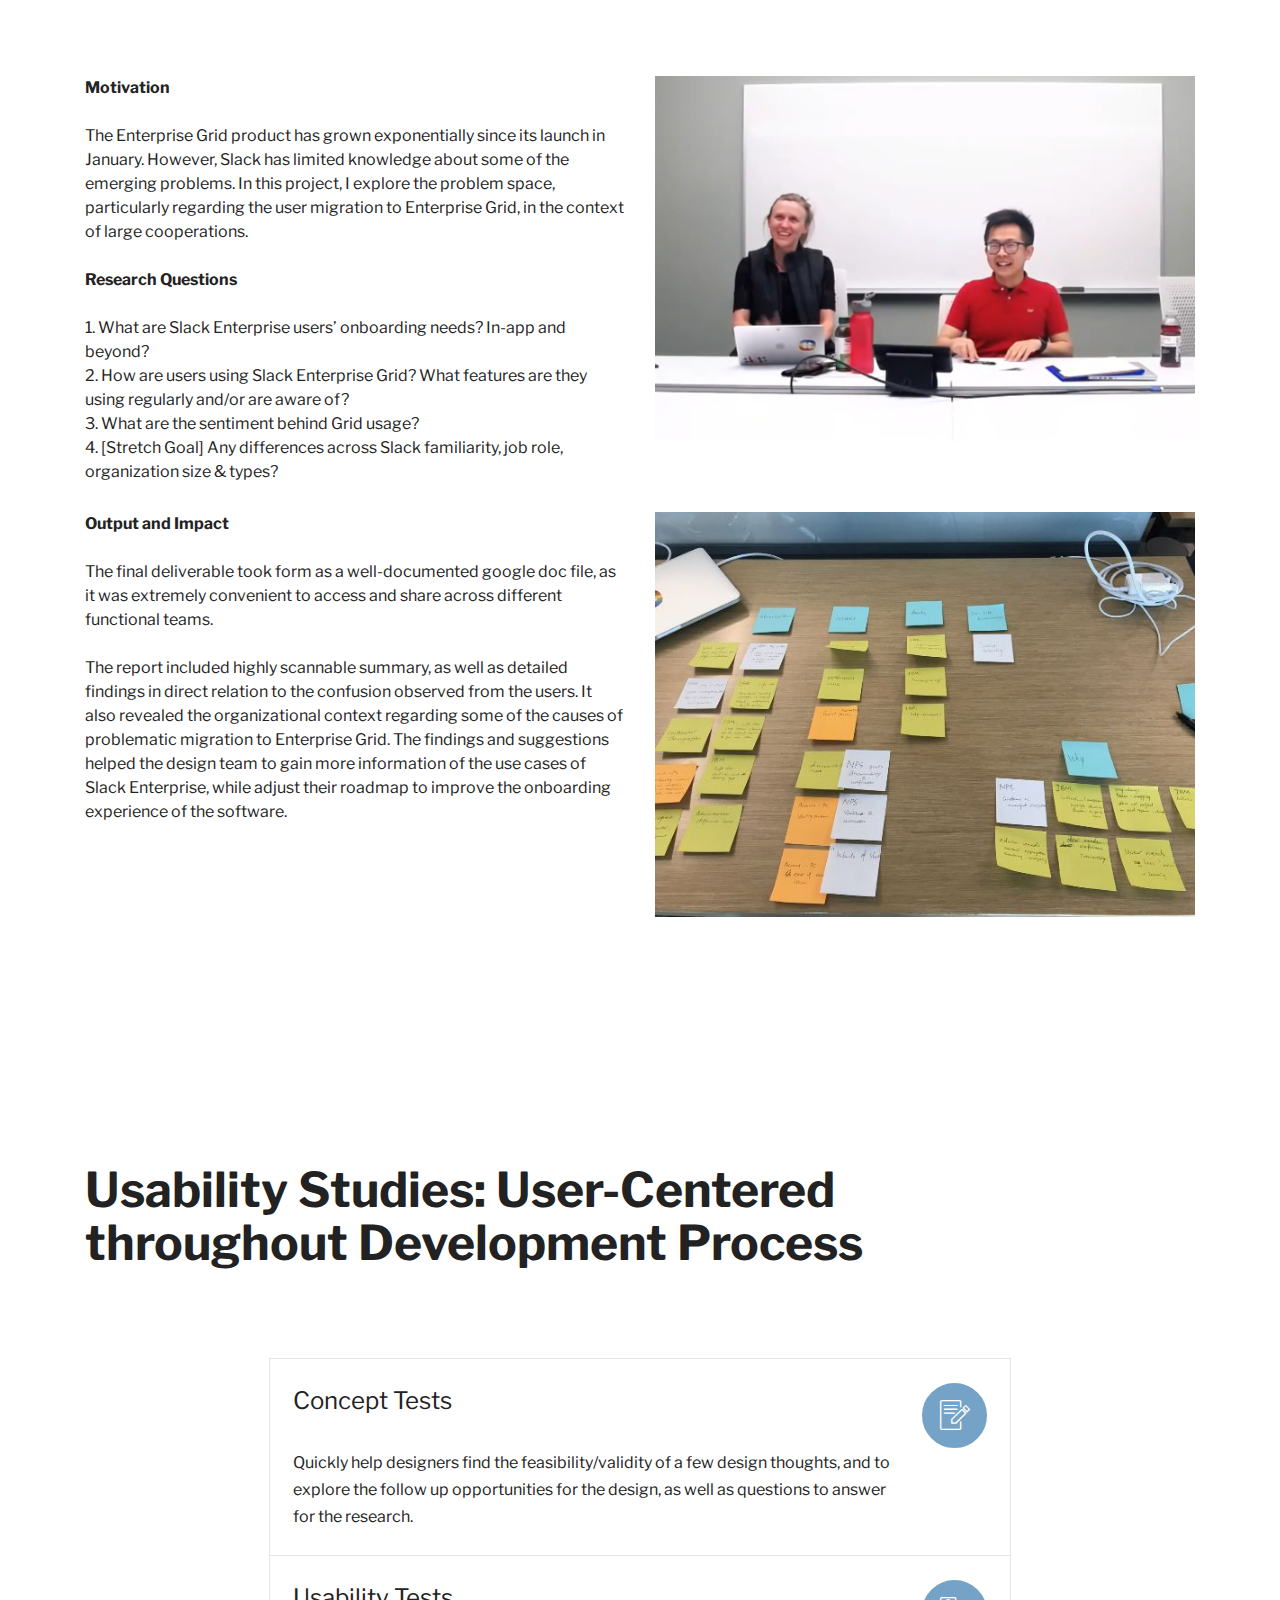
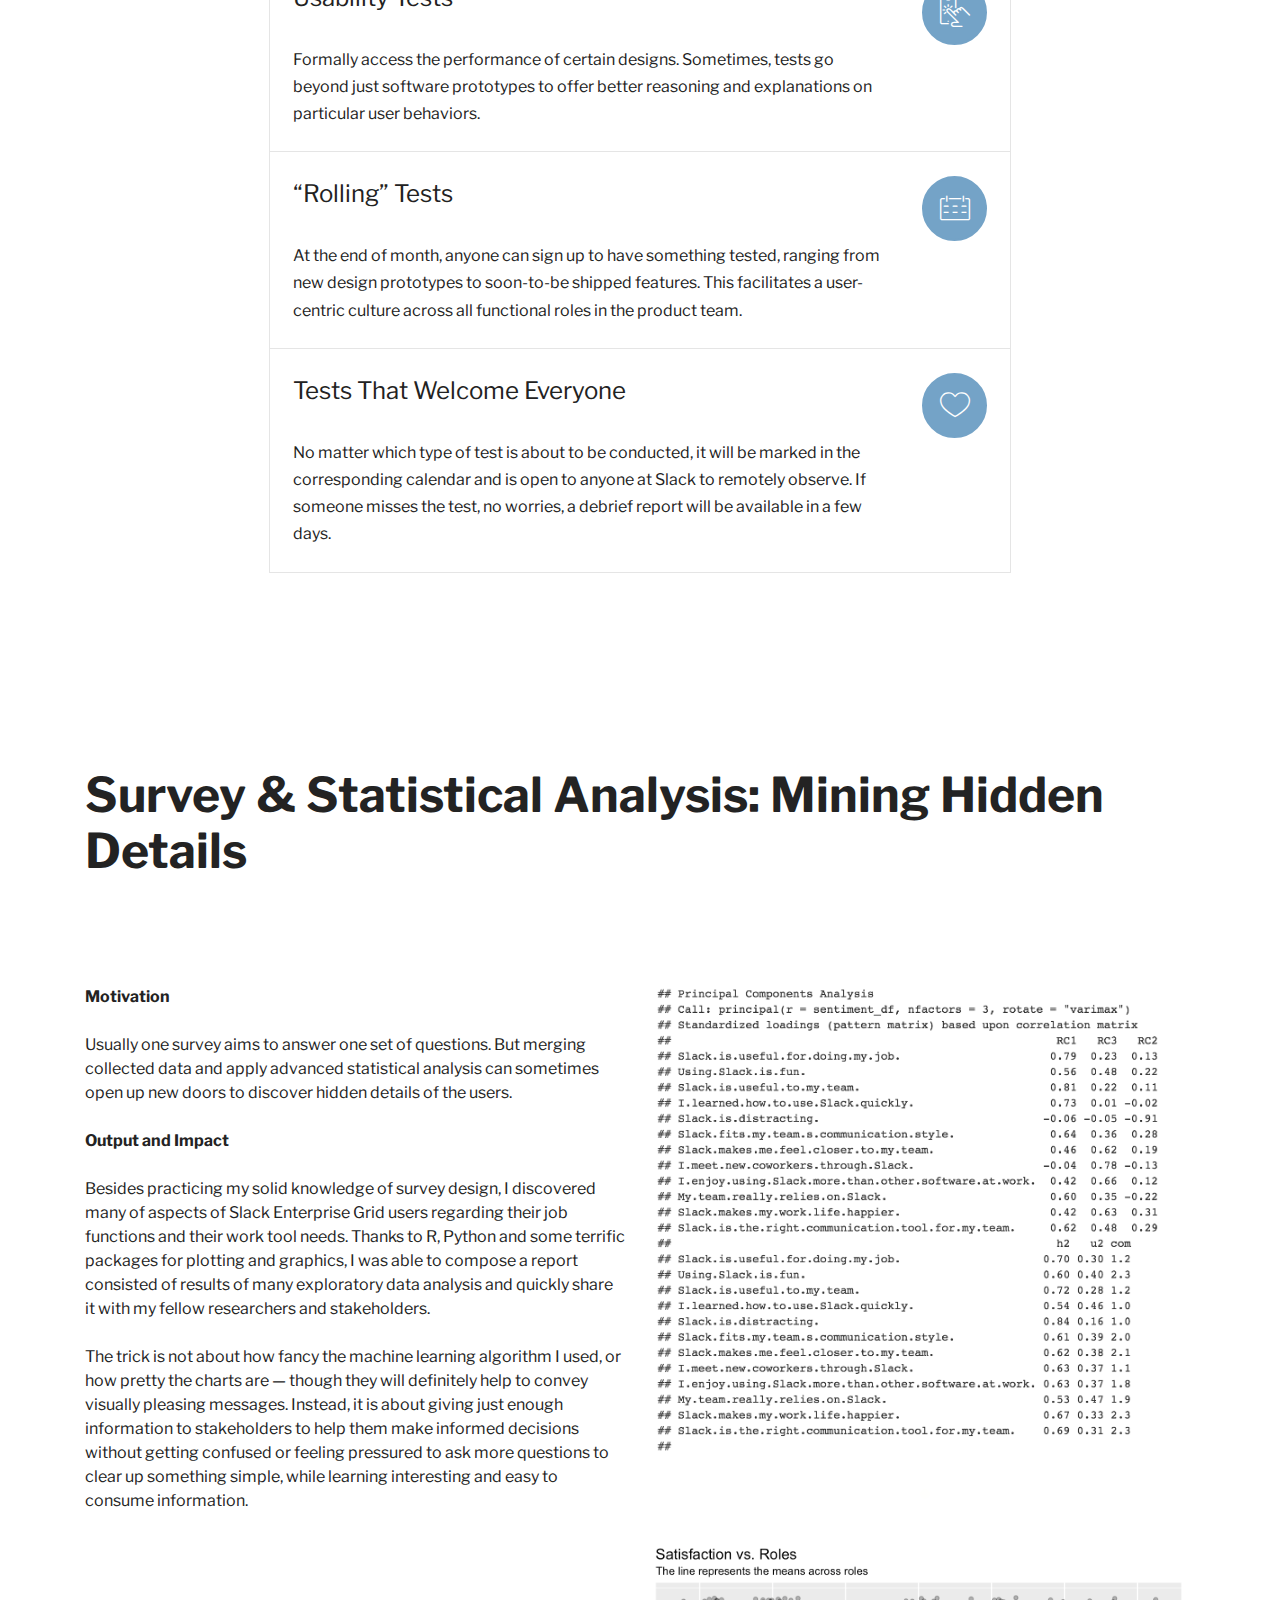
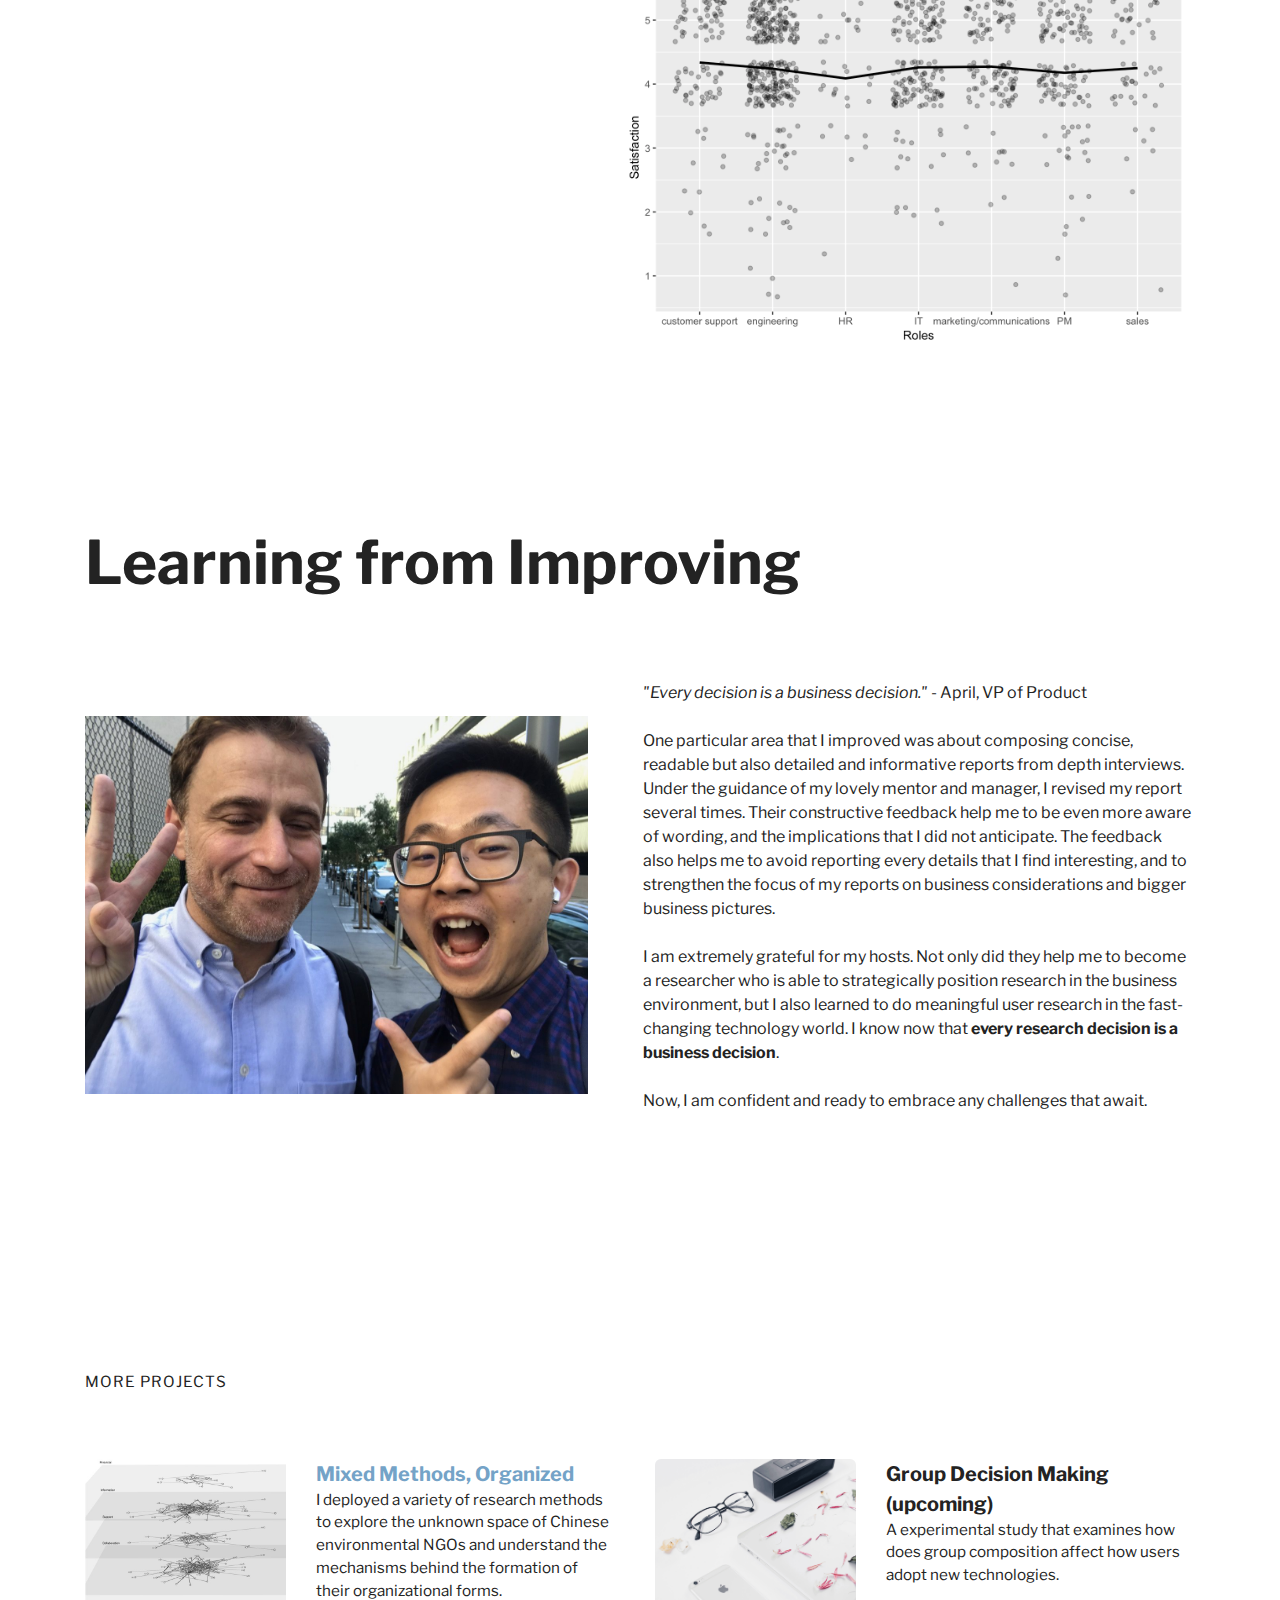
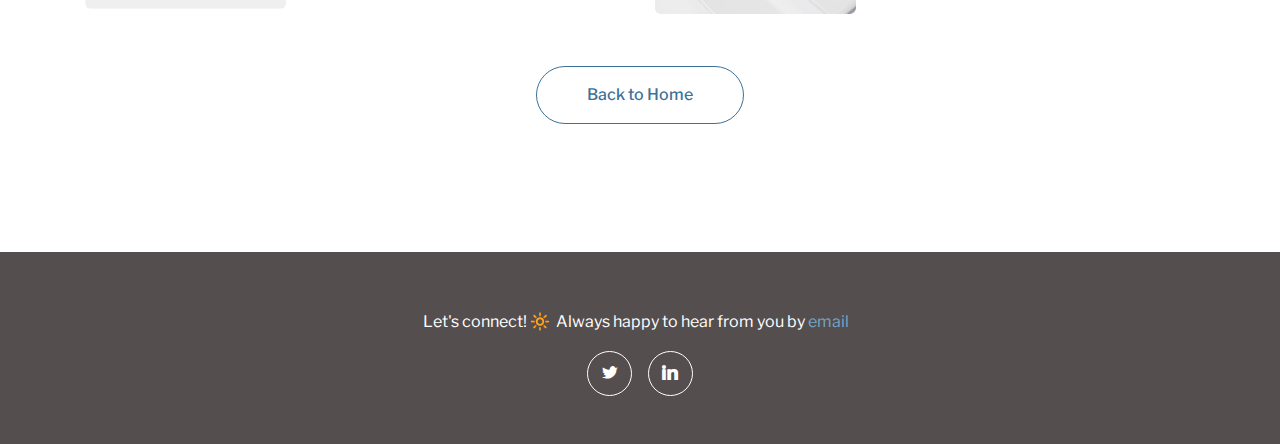
<file: Slack.html>
<!DOCTYPE html>
<html>
<head>
  <!-- Site made with Mobirise Website Builder v4.4.0, https://mobirise.com -->
  <meta charset="UTF-8">
  <meta http-equiv="X-UA-Compatible" content="IE=edge">
  <meta name="generator" content="Mobirise v4.4.0, mobirise.com">
  <meta name="viewport" content="width=device-width, initial-scale=1">
  <link rel="shortcut icon" href="assets/images/book3-128x128.png" type="image/x-icon">
  <meta name="description" content="">
  <title>Project-Slack</title>
  <link rel="stylesheet" href="https://fonts.googleapis.com/css?family=Libre+Franklin:400,400i,600,600i">
  <link rel="stylesheet" href="assets/web/assets/mobirise-icons/mobirise-icons.css">
  <link rel="stylesheet" href="assets/tether/tether.min.css">
  <link rel="stylesheet" href="assets/bootstrap/css/bootstrap.min.css">
  <link rel="stylesheet" href="assets/socicon/css/socicon.min.css">
  <link rel="stylesheet" href="assets/theme/css/style.css">
  <link rel="stylesheet" href="assets/mobirise/css/mbr-additional.css" type="text/css">
  
  
  
</head>
<body>

<!-- Google Analytics -->
<!-- Global site tag (gtag.js) - Google Analytics -->
<script async src="https://www.googletagmanager.com/gtag/js?id=UA-88360097-2"></script>
<script>
  window.dataLayer = window.dataLayer || [];
  function gtag(){dataLayer.push(arguments);}
  gtag('js', new Date());

  gtag('config', 'UA-88360097-2');
</script>

<!-- Hotjar Tracking Code for http://lichengzhu.github.io -->
<script>
    (function(h,o,t,j,a,r){
        h.hj=h.hj||function(){(h.hj.q=h.hj.q||[]).push(arguments)};
        h._hjSettings={hjid:659874,hjsv:6};
        a=o.getElementsByTagName('head')[0];
        r=o.createElement('script');r.async=1;
        r.src=t+h._hjSettings.hjid+j+h._hjSettings.hjsv;
        a.appendChild(r);
    })(window,document,'https://static.hotjar.com/c/hotjar-','.js?sv=');
</script>
<!-- /Google Analytics -->


<section class="mbr-section mbr-section-hero header3 header6 mbr-parallax-background" id="header6-v" data-rv-view="37" style="background-image: url(assets/images/slack-header-1280x960.jpg); padding-top: 150px; padding-bottom: 150px;">

    

    <div class="mbr-table mbr-table-full">
        <div class="mbr-table-cell">

            <div class="container">
                <div class="row">
                    <div class="mbr-table-md-up">
                        
                        <div class="mbr-table-cell mbr-right-padding-md-up mbr-valign-top col-md-7 image-size" style="width: 5%;">
                            <div class="mbr-figure"><img src="assets/images/06.jpg"></div>
                        </div>
                        <div class="mbr-table-cell col-md-5 text-xs-center text-md-left">

                            <h3 class="mbr-section-title display-2">User Research @ Slack</h3>

                            <div class="mbr-section-text">
                                <p>Give ❤️ to Slack's Enterprise Grid<br>(NDA)</p>
                            </div>

                            

                        </div>

                        
                        

                    </div>
                </div>
            </div>

        </div>
    </div>

    

</section>

<section class="mbr-section counters1 counters" id="counters1-w" data-rv-view="40" style="padding-top: 80px; padding-bottom: 0px; background: linear-gradient(to right top, rgb(255, 255, 255), rgb(255, 255, 255)) rgb(255, 255, 255);">

    

    <div class="container">
        <div class="row">

            <div class="content col-md-4">

                <span class="count mbr-section-title"><p>10</p></span>

                <p class="mbr-section-text text-1">Weeks*<br></p>

            </div>

            <div class="content col-md-4">
                
                <span class="count mbr-section-title">4</span>
                
                <p class="mbr-section-text text-1">Projects<br></p>

            </div>

            <div class="content col-md-4">

                <span class="count mbr-section-title">1</span>

                <p class="mbr-section-text text-1">Goal<br></p>

            </div>

        </div>
    </div>
</section>

<section class="mbr-section content1 article mbr-section__container" id="content1-2z" data-rv-view="43" style="background-color: rgb(255, 255, 255); padding-top: 40px; padding-bottom: 60px;">

    <div class="container">
        <div class="row">
            <div class="col-xs-12">
                <p class="mbr-section-text text-1">*Excluding 2 weeks at the end of my internship where I was hospitalized. Much love to my team as they visited me constantly.</p>
            </div>
        </div>
    </div>

</section>

<section class="mbr-section mbr-section-hero header3" id="header3-y" data-rv-view="45" style="background-color: rgb(255, 255, 255); padding-top: 50px; padding-bottom: 100px;">

    

    <div class="mbr-table mbr-table-full">
        <div class="mbr-table-cell">

            <div class="container">
                <div class="mbr-section row" style="padding-top: 50px; padding-bottom: 100px;">
                    <div class="mbr-table-md-up">
                        
                        
                        

                        <div class="mbr-table-cell mbr-right-padding-md-up col-md-5 text-xs-center text-md-right">

                            <h3 class="mbr-section-title display-2"><strong>Summary</strong></h3>

                            <div class="mbr-section-text">
                                <p>As the sole researcher for Slack's Enterprise Grid product line in the summer of 2017, my goal was straight-forward and focused: <em>to give needed information to stakeholders so that informed decision-making was easy and prompt</em>.<br><br>The experience goes way beyond what a typical internship offers: I was treated as a full time researcher and participated in every aspect of the business, including project kick-off, discussion and brainstorming, roadmapping, and evaluation and assessment, etc. <br><br>I am deeply proud of the work I've done at Slack, as well as the teams that I collaborated with in the process, including my fellow user researchers, the Enterprise design team, PMs and Enterprise Analytics team. The deep and rich relationships I developed&nbsp;with colleagues are my biggest treasures I obtained from this internship, along with the invaluable business communication and organization skills acquired from the fast-moving tech industry. </p>
                            </div>

                            

                        </div>
                        <div class="mbr-table-cell mbr-valign-top col-md-7 image-size" style="width: 33%;">
                            <div class="mbr-figure"><img src="assets/images/enterprisegrid2-816x889.png"></div>
                        </div>

                    </div>
                </div>
            </div>

        </div>
    </div>

    

</section>

<section class="mbr-section mbr-section-hero features19" id="features19-14" data-rv-view="48" style="background-color: rgb(255, 255, 255); padding-top: 40px; padding-bottom: 120px;">

    

        <div class="container">
            <div class="row heading">
                <div class="col-md-10">

                    <h1 class="mbr-section-title display-3 heading-title"><strong>Communication for Collaboration</strong><br><br></h1>
                    <p class="mbr-section-subtitle text-1 heading-text"><em>"Knowledge is nothing unless it is shared."</em><br><br>Smooth and effective business communication is the very foundation for my work at Slack. From setting meeting agendas to composing bi-weekly research precis for the rest of the company, I've learned the best way to generate user research impact is through transparency: people have easy access to my plans, roadmap, thoughts, progess and outputs, &nbsp;as well as a channel to raise questions and concerns to me directly.&nbsp;</p>
                    
                </div>
            </div>
        </div>

        <div class="container">
            <div class="col-xs-12 col-lg-10 col-lg-offset-1 features">

                <div class="row">

                    <div class="mbr-cards-col col-xs-12 col-md-6">
                        <div class="card">
                            <div class="card-img">
                                <div class="card-img-inner">
                                    <i class="mbr-iconfont mbri-success"></i>
                                </div>
                            </div>
                            <div class="card-box">
                                <div class="card-box-inner">
                                    <h4 class="card-title mbr-section-subtitle sub-2">Decks and Reports: Two Kinds</h4>
                                </div>
                                
                                <p class="card-text mbr-section-text text-1">I produce two types of decks and reports: the first one I called "front-end" where stakeholders can quickly scan and extract information as they needed for their jobs. The second one, which I called "back-end",&nbsp;contains all details of research design and results, allowing audience to engage or be inspired at a deeper level. The “front-ends” are linked to the “back-ends” so stakeholders can choose information to read that suits their needs at the moment.</p>
                                
                            </div>
                            <div class="clear"></div>
                        </div>
                    </div>

                    <div class="mbr-cards-col col-xs-12 col-md-6">
                        <div class="card">
                            <div class="card-img">
                                <div class="card-img-inner">
                                    <i class="mbr-iconfont mbri-success"></i>
                                </div>
                            </div>
                            <div class="card-box">
                                <div class="card-box-inner">
                                    <h4 class="card-title mbr-section-subtitle sub-2">Centralized Place for Research Insights</h4>
                                </div>
                                
                                <p class="card-text mbr-section-text text-1">A google site has been established internally by the User Research team during my time at Slack to present all research insights in one centralized place. The site contains sections that are corresponding to different product teams, serving as a knowledge bank for stakeholders from different areas to browse at any time. I have been managing research contents and roadmaps for Enterprise Grid product line.<br></p>
                                
                            </div>
                            <div class="clear"></div>
                        </div>
                    </div>

                </div>

                <div class="row">
                    
                    <div class="mbr-cards-col col-xs-12 col-md-6">
                        <div class="card">
                            <div class="card-img">
                                <div class="card-img-inner">
                                    <i class="mbr-iconfont mbri-success"></i>
                                </div>
                            </div>
                            <div class="card-box">
                                <div class="card-box-inner">
                                    <h4 class="card-title mbr-section-subtitle sub-2">Presenting with Impact</h4>
                                </div>
                                
                                <p class="card-text mbr-section-text text-1">Besides providing actionable directions for the stakeholders, I’ve learned that the contents left out in a presentation are equally important, if not more important, than the contents included. The successfulness of a presentation may be measured by “Impact/min” — how much impact generated per a minute spent in the conference room. In this sense, understanding stakeholders needs go hand in hand with other preparation work such as rehearsal and timing.</p>
                                
                            </div>
                            <div class="clear"></div>
                        </div>
                    </div>

                    <div class="mbr-cards-col col-xs-12 col-md-6">
                        <div class="card">
                            <div class="card-img">
                                <div class="card-img-inner">
                                    <i class="mbr-iconfont mbri-success"></i>
                                </div>
                            </div>
                            <div class="card-box">
                                <div class="card-box-inner">
                                    <h4 class="card-title mbr-section-subtitle sub-2">Respect for Others' Time</h4>
                                </div>
                                
                                <p class="card-text mbr-section-text text-1">My colleagues and stakeholders may happily accept the invitation to my presentation/coffee talk/lunch talk, etc., but it doesn’t mean they have unlimited bandwidth to sit in a room with me. Therefore, under the guidance of my mentor, I have developed a sense of respect for other people’s time. This applies to my practices including drafting meeting agenda and reducing number of formal meetings, etc.</p>
                                
                            </div>
                            <div class="clear"></div>
                        </div>
                    </div>

                </div>
    
                

            </div>
        </div>


</section>

<section class="mbr-section content3 mbr-section__container" id="content3-17" data-rv-view="51" style="background-color: rgb(255, 255, 255); padding-top: 0px; padding-bottom: 40px;">
    <div class="container">
        <div class="row">
            <div class="col-xs-12">
            	<h1 class="mbr-section-title display-2 text-center"></h1>
                
            </div>
        </div>
    </div>
</section>

<section class="mbr-section mbr-section--bg-adapted mbr-section--relative tabs3" id="tabs3-18" data-rv-view="53" style="background-color: rgb(255, 255, 255); padding-top: 50px; padding-bottom: 0px;">
    <div class="elements-content">
        
        <div class="container">
            <h3 class="mbr-section-title display-2"><strong>Secondary Desk Research: Building Common Ground</strong><br><br></h3>
            <div class="row">
                <div class="col-md-6">
                    <div class="content">
                        <div class="wraper">
                            
                            <p>The first major project after my arrival at Slack is summarizing all existing research related to Enterprise Grid. To be honest, it was quite challenging to perform such a duty as a new comer at the company, yet it turned out to be extremely fruitful.<br><br>The final deliverable is a presentation to the entire Enterprise Grid team, including executives, PMs, engineers, designers, marketers, data scientists, sales and customer support, etc. This desk research generates following impact:<br><br><strong>Impact 1: Quick Vamp-Up</strong><br><br>Reading and analyzing all research helps me to quickly understand and grasp the profession of business strategies and product development. This helps me to sync up with my stakeholders, and develops within me the mentality to help my team where they need me the most.<br><br><br></p>
                            
                            
                        </div>
                    </div>
                </div>
                <div class="col-md-6">

                    <div class="clearfix"></div>
                    <div class="tab-content noScroll">
                        <div id="tab1tabs3-18" class="tab-pane in active" role="tabpanel">
                            <div class="row">
                                <div class="col-md-12">
                                    <div class="mbr-figure"><img src="assets/images/img-2-600x450.jpg"></div>
                                </div>
                            </div>
                        </div>

                        <div id="tab2tabs3-18" class="tab-pane" role="tabpanel">
                            <div class="row">
                                <div class="col-md-12">
                                    <div class="mbr-figure"><img src="assets/images/img-600x800.jpg"></div>
                                </div>
                            </div>
                        </div>

                        <div id="tab3tabs3-18" class="tab-pane" role="tabpanel">
                            <div class="row">
                                <div class="col-md-12">
                                    <div class="mbr-figure"><img src="assets/images/card3.png"></div>
                                </div>
                            </div>
                        </div>

                        <div id="tab4tabs3-18" class="tab-pane" role="tabpanel">
                            <div class="row">
                                <div class="col-md-12">
                                    <div class="mbr-figure"><img src="assets/images/card.png"></div>
                                </div>
                            </div>
                        </div>

                        <div id="tab5tabs3-18" class="tab-pane" role="tabpanel">
                            <div class="row">
                                <div class="col-md-12">
                                    <div class="mbr-figure"><img src="assets/images/card2.png"></div>
                                </div>
                            </div>
                        </div>

                        <div id="tab6tabs3-18" class="tab-pane" role="tabpanel">
                            <div class="row">
                                <div class="col-md-12">
                                    <div class="mbr-figure"><img src="assets/images/card3.png"></div>
                                </div>
                            </div>
                        </div>
                    </div>
                <ul class="nav nav-tabs" role="tablist"><li class="nav-item" style="display: inline-block;"><a class="nav-link active" role="tab" data-toggle="tab" href="#tab1tabs3-18"></a></li><li class="nav-item" style="display: none;"><a class="nav-link" role="tab" data-toggle="tab" href="#tab2tabs3-18"></a></li><li class="nav-item" style="display: none;"><a class="nav-link" role="tab" data-toggle="tab" href="#tab3tabs3-18"></a></li><li class="nav-item" style="display: none"><a class="nav-link" role="tab" data-toggle="tab" href="#tab4tabs3-18"></a></li><li class="nav-item" style="display: none"><a class="nav-link" role="tab" data-toggle="tab" href="#tab5tabs3-18"></a></li><li class="nav-item" style="display: none"><a class="nav-link" role="tab" data-toggle="tab" href="#tab6tabs3-18"></a></li></ul>    
                </div>
            </div>
        </div>
    </div>
</section>

<section class="mbr-section mbr-section-hero header3" id="header3-1v" data-rv-view="56" style="background-color: rgb(255, 255, 255); padding-top: 0px; padding-bottom: 100px;">

    

    <div class="mbr-table mbr-table-full">
        <div class="mbr-table-cell">

            <div class="container">
                <div class="mbr-section row" style="padding-top: 0px; padding-bottom: 100px;">
                    <div class="mbr-table-md-up">
                        
                        <div class="mbr-table-cell mbr-right-padding-md-up mbr-valign-top col-md-7 image-size" style="width: 42%;">
                            <div class="mbr-figure"><img src="assets/images/img-1-960x1280.jpg"></div>
                        </div>
                        <div class="mbr-table-cell col-md-5 text-xs-center text-md-left">

                            

                            <div class="mbr-section-text">
                                <p><strong>Impact 2: Avoid Reinventing the Wheel</strong><br><br>Knowing what have been done aids me to prioritize my research agenda while planning the resources strategically — I dodge the traps to design new research that overlaps with past projects in terms of scope and data collection, and eventually save time to do more meaningful research.<br><br><strong>Impact 3: Self-Introduction to My Team</strong><br><br>The presentation also serves as my formal introduction to my team members. They gained a sense of what my strengths are, what my research roadmap looks like and how to reach me. All of which increase my accessibility to my teammates. <br><br><strong>Impact 4: Cross-Functional Research Review</strong><br><br>I reviewed and synthesized all relevant research, even those that were done by other teams, such as Analytics/Data Science, Marketing and Customer Support. For the first time, Enterprise Grid research was not organized by teams, but by topics that went beyond team boundaries. <br><br><strong>Impact 5: Area of Opportunities</strong><br><br>The rare opportunity to gain such a large amount of attention from the entire Enterprise team allowed me to effectively turn user insights from past research into recommendations and area of opportunities. <br><br>Overall, the desk research was tremendously beneficial to both myself, the User Research team, and the Enterprise product team I was embedded in. It conducted a common ground to discuss user-related subjects after the summarization of all past research.</p>
                            </div>

                            

                        </div>

                        
                        

                    </div>
                </div>
            </div>

        </div>
    </div>

    

</section>

<section class="mbr-section mbr-section--bg-adapted mbr-section--relative tabs3" id="tabs3-1b" data-rv-view="59" style="background-color: rgb(255, 255, 255); padding-top: 50px; padding-bottom: 0px;">
    <div class="elements-content">
        
        <div class="container">
            <h3 class="mbr-section-title display-2"><strong>Interviews: Understanding Contextualized Needs and Processes</strong><br><strong><br></strong></h3>
            <div class="row">
                <div class="col-md-6">
                    <div class="content">
                        <div class="wraper">
                            
                            <p><strong>Motivation</strong><br><br>The Enterprise Grid product has grown exponentially since its launch in January. However, Slack has limited knowledge about some of the emerging problems. In this project, I explore the problem space, particularly regarding the user migration to Enterprise Grid, in the context of large cooperations.<br><br><strong>Research Questions</strong><br><br>1. What are Slack Enterprise users’ onboarding needs? In-app and beyond?<br>2. How are users using Slack Enterprise Grid? What features are they using regularly and/or are aware of? <br>3. What are the sentiment behind Grid usage?<br>4. [Stretch Goal] Any differences across Slack familiarity, job role, organization size &amp; types?<br></p>
                            
                            
                        </div>
                    </div>
                </div>
                <div class="col-md-6">

                    <div class="clearfix"></div>
                    <div class="tab-content noScroll">
                        <div id="tab1tabs3-1b" class="tab-pane in active" role="tabpanel">
                            <div class="row">
                                <div class="col-md-12">
                                    <div class="mbr-figure"><img src="assets/images/interview2-600x406.png"></div>
                                </div>
                            </div>
                        </div>

                        <div id="tab2tabs3-1b" class="tab-pane" role="tabpanel">
                            <div class="row">
                                <div class="col-md-12">
                                    <div class="mbr-figure"><img src="assets/images/quantitative2-600x521.png"></div>
                                </div>
                            </div>
                        </div>

                        <div id="tab3tabs3-1b" class="tab-pane" role="tabpanel">
                            <div class="row">
                                <div class="col-md-12">
                                    <div class="mbr-figure"><img src="assets/images/card3-1.png"></div>
                                </div>
                            </div>
                        </div>

                        <div id="tab4tabs3-1b" class="tab-pane" role="tabpanel">
                            <div class="row">
                                <div class="col-md-12">
                                    <div class="mbr-figure"><img src="assets/images/card-1.png"></div>
                                </div>
                            </div>
                        </div>

                        <div id="tab5tabs3-1b" class="tab-pane" role="tabpanel">
                            <div class="row">
                                <div class="col-md-12">
                                    <div class="mbr-figure"><img src="assets/images/card2-1.png"></div>
                                </div>
                            </div>
                        </div>

                        <div id="tab6tabs3-1b" class="tab-pane" role="tabpanel">
                            <div class="row">
                                <div class="col-md-12">
                                    <div class="mbr-figure"><img src="assets/images/card3-1.png"></div>
                                </div>
                            </div>
                        </div>
                    </div>
                <ul class="nav nav-tabs" role="tablist"><li class="nav-item" style="display: inline-block;"><a class="nav-link active" role="tab" data-toggle="tab" href="#tab1tabs3-1b"></a></li><li class="nav-item" style="display: none;"><a class="nav-link" role="tab" data-toggle="tab" href="#tab2tabs3-1b"></a></li><li class="nav-item" style="display: none;"><a class="nav-link" role="tab" data-toggle="tab" href="#tab3tabs3-1b"></a></li><li class="nav-item" style="display: none"><a class="nav-link" role="tab" data-toggle="tab" href="#tab4tabs3-1b"></a></li><li class="nav-item" style="display: none"><a class="nav-link" role="tab" data-toggle="tab" href="#tab5tabs3-1b"></a></li><li class="nav-item" style="display: none"><a class="nav-link" role="tab" data-toggle="tab" href="#tab6tabs3-1b"></a></li></ul>    
                </div>
            </div>
        </div>
    </div>
</section>

<section class="mbr-section mbr-section--bg-adapted mbr-section--relative tabs3" id="tabs3-1w" data-rv-view="62" style="background-color: rgb(255, 255, 255); padding-top: 0px; padding-bottom: 150px;">
    <div class="elements-content">
        
        <div class="container">
            
            <div class="row">
                <div class="col-md-6">
                    <div class="content">
                        <div class="wraper">
                            
                            <p><strong>Output and Impact</strong><br><br>The final deliverable took form as a well-documented google doc file, as it was extremely convenient to access and share across different functional teams. <br><br>The report included highly scannable summary, as well as detailed findings in direct relation to the confusion observed from the users. It also revealed the organizational context regarding some of the causes of problematic migration to Enterprise Grid. The findings and suggestions helped the design team to gain more information of the use cases of Slack Enterprise, while adjust their roadmap to improve the onboarding experience of the software.<br><br></p>
                            
                            
                        </div>
                    </div>
                </div>
                <div class="col-md-6">

                    <div class="clearfix"></div>
                    <div class="tab-content noScroll">
                        <div id="tab1tabs3-1w" class="tab-pane in active" role="tabpanel">
                            <div class="row">
                                <div class="col-md-12">
                                    <div class="mbr-figure"><img src="assets/images/img-1-600x450.jpg"></div>
                                </div>
                            </div>
                        </div>

                        <div id="tab2tabs3-1w" class="tab-pane" role="tabpanel">
                            <div class="row">
                                <div class="col-md-12">
                                    <div class="mbr-figure"><img src="assets/images/quantitative2-600x5213.png"></div>
                                </div>
                            </div>
                        </div>

                        <div id="tab3tabs3-1w" class="tab-pane" role="tabpanel">
                            <div class="row">
                                <div class="col-md-12">
                                    <div class="mbr-figure"><img src="assets/images/card3-2.png"></div>
                                </div>
                            </div>
                        </div>

                        <div id="tab4tabs3-1w" class="tab-pane" role="tabpanel">
                            <div class="row">
                                <div class="col-md-12">
                                    <div class="mbr-figure"><img src="assets/images/card-2.png"></div>
                                </div>
                            </div>
                        </div>

                        <div id="tab5tabs3-1w" class="tab-pane" role="tabpanel">
                            <div class="row">
                                <div class="col-md-12">
                                    <div class="mbr-figure"><img src="assets/images/card2-2.png"></div>
                                </div>
                            </div>
                        </div>

                        <div id="tab6tabs3-1w" class="tab-pane" role="tabpanel">
                            <div class="row">
                                <div class="col-md-12">
                                    <div class="mbr-figure"><img src="assets/images/card3-2.png"></div>
                                </div>
                            </div>
                        </div>
                    </div>
                <ul class="nav nav-tabs" role="tablist"><li class="nav-item" style="display: inline-block;"><a class="nav-link active" role="tab" data-toggle="tab" href="#tab1tabs3-1w"></a></li><li class="nav-item" style="display: none;"><a class="nav-link" role="tab" data-toggle="tab" href="#tab2tabs3-1w"></a></li><li class="nav-item" style="display: none;"><a class="nav-link" role="tab" data-toggle="tab" href="#tab3tabs3-1w"></a></li><li class="nav-item" style="display: none"><a class="nav-link" role="tab" data-toggle="tab" href="#tab4tabs3-1w"></a></li><li class="nav-item" style="display: none"><a class="nav-link" role="tab" data-toggle="tab" href="#tab5tabs3-1w"></a></li><li class="nav-item" style="display: none"><a class="nav-link" role="tab" data-toggle="tab" href="#tab6tabs3-1w"></a></li></ul>    
                </div>
            </div>
        </div>
    </div>
</section>

<section class="mbr-section mbr-section-hero features22" id="features22-1h" data-rv-view="65" style="background: linear-gradient(to right top, rgb(255, 255, 255), rgb(255, 255, 255)) rgb(255, 255, 255); padding-top: 40px; padding-bottom: 120px;">

    

    <div class="container">
        <div class="row heading">
            <div class="col-md-10">

                <h1 class="mbr-section-title display-3 heading-title"><strong>Usability Studies: User-Centered throughout Development Process</strong></h1>
                
                
            </div>
        </div>
    </div>

    <div class="container">
        <div class="row">
            <div class="card-wrap col-xs-12 col-lg-10 col-lg-offset-1 col-xl-8 col-xl-offset-2">
                <div class="row">

                    <div class="mbr-cards-col col-xs-12">
                        <div class="card">
                            
                            <div class="card-box col-xs-9 mbr-table-cell text-xs-left">
                                <h4 class="card-title mbr-section-subtitle sub-1">Concept Tests</h4>
                                <p class="card-text mbr-section-text text-1">Quickly help designers find the feasibility/validity of a few design thoughts, and to explore the follow up opportunities for the design, as well as questions to answer for the research.</p>
                            </div>  
                            <div class="card-img col-xs-3 mbr-table-cell"><a href="https://mobirise.com" class="mbri-edit mbr-iconfont" style="color: rgb(255, 255, 255);"></a></div>                          
                            <div class="clear"></div>
                        </div>
                    </div>

                    <div class="mbr-cards-col col-xs-12">
                        <div class="card">
                            <div class="card-box col-xs-9 mbr-table-cell text-xs-left">
                                <h4 class="card-title mbr-section-subtitle sub-1">Usability Tests</h4>
                                <p class="card-text mbr-section-text text-1">Formally access the performance of certain designs. Sometimes, tests go beyond just software prototypes to offer better reasoning and explanations on particular user behaviors. </p>
                            </div> 
                            <div class="card-img col-xs-3 mbr-table-cell"><a href="https://mobirise.com" class="mbri-touch mbr-iconfont" style="color: rgb(255, 255, 255);"></a></div>                           
                            <div class="clear"></div>
                        </div>
                    </div>

                    <div class="mbr-cards-col col-xs-12">
                        <div class="card">
                            
                            <div class="card-box col-xs-9 mbr-table-cell text-xs-left">
                                <h4 class="card-title mbr-section-subtitle sub-1">“Rolling” Tests</h4>
                                <p class="card-text mbr-section-text text-1">At the end of month, anyone can sign up to have something tested, ranging from new design prototypes to soon-to-be shipped features. This facilitates a user-centric culture across all functional roles in the product team.</p>
                            </div>  
                            <div class="card-img col-xs-3 mbr-table-cell"><a href="https://mobirise.com" class="mbri-calendar mbr-iconfont" style="color: rgb(255, 255, 255);"></a></div>                          
                            <div class="clear"></div>
                        </div>
                    </div>

                    <div class="mbr-cards-col col-xs-12">
                        <div class="card">
                            
                            <div class="card-box col-xs-9 mbr-table-cell text-xs-left">
                                <h4 class="card-title mbr-section-subtitle sub-1">Tests That Welcome Everyone</h4>
                                <p class="card-text mbr-section-text text-1">No matter which type of test is about to be conducted, it will be marked in the corresponding calendar and is open to anyone at Slack to remotely observe. If someone misses the test, no worries, a debrief report will be available in a few days.</p>
                            </div>  
                            <div class="card-img col-xs-3 mbr-table-cell"><a href="https://mobirise.com" class="mbri-hearth mbr-iconfont" style="color: rgb(255, 255, 255);"></a></div>                          
                            <div class="clear"></div>
                        </div>
                    </div>

                </div>
            </div>
        </div>
    </div>

</section>

<section class="mbr-section mbr-section--bg-adapted mbr-section--relative tabs3" id="tabs3-1g" data-rv-view="68" style="background-color: rgb(255, 255, 255); padding-top: 50px; padding-bottom: 0px;">
    <div class="elements-content">
        
        <div class="container">
            <h3 class="mbr-section-title display-2"><strong>Survey &amp; Statistical Analysis: Mining Hidden Details</strong><br><strong><br></strong></h3>
            <div class="row">
                <div class="col-md-6">
                    <div class="content">
                        <div class="wraper">
                            
                            <p><strong>Motivation</strong><br><br>Usually one survey aims to answer one set of questions. But merging collected data and apply advanced statistical analysis can sometimes open up new doors to discover hidden details of the users.<br><br><strong>Output and Impact</strong><br><br>Besides practicing my solid knowledge of survey design, I discovered many of aspects of Slack Enterprise Grid users regarding their job functions and their work tool needs. Thanks to R, Python and some terrific packages for plotting and graphics, I was able to compose a report consisted of results of many exploratory data analysis and quickly share it with my fellow researchers and stakeholders. <br><br>The trick is not about how fancy the machine learning algorithm I used, or how pretty the charts are — though they will definitely help to convey visually pleasing messages. Instead, it is about giving just enough information to stakeholders to help them make informed decisions without getting confused or feeling pressured to ask more questions to clear up something simple, while learning interesting and easy to consume information.<br></p>
                            
                            
                        </div>
                    </div>
                </div>
                <div class="col-md-6">

                    <div class="clearfix"></div>
                    <div class="tab-content noScroll">
                        <div id="tab1tabs3-1g" class="tab-pane in active" role="tabpanel">
                            <div class="row">
                                <div class="col-md-12">
                                    <div class="mbr-figure"><img src="assets/images/quantitative2-600x521.png"></div>
                                </div>
                            </div>
                        </div>

                        <div id="tab2tabs3-1g" class="tab-pane" role="tabpanel">
                            <div class="row">
                                <div class="col-md-12">
                                    <div class="mbr-figure"><img src="assets/images/quantitative2-600x521.png"></div>
                                </div>
                            </div>
                        </div>

                        <div id="tab3tabs3-1g" class="tab-pane" role="tabpanel">
                            <div class="row">
                                <div class="col-md-12">
                                    <div class="mbr-figure"><img src="assets/images/card3-1.png"></div>
                                </div>
                            </div>
                        </div>

                        <div id="tab4tabs3-1g" class="tab-pane" role="tabpanel">
                            <div class="row">
                                <div class="col-md-12">
                                    <div class="mbr-figure"><img src="assets/images/card-1.png"></div>
                                </div>
                            </div>
                        </div>

                        <div id="tab5tabs3-1g" class="tab-pane" role="tabpanel">
                            <div class="row">
                                <div class="col-md-12">
                                    <div class="mbr-figure"><img src="assets/images/card2-1.png"></div>
                                </div>
                            </div>
                        </div>

                        <div id="tab6tabs3-1g" class="tab-pane" role="tabpanel">
                            <div class="row">
                                <div class="col-md-12">
                                    <div class="mbr-figure"><img src="assets/images/card3-1.png"></div>
                                </div>
                            </div>
                        </div>
                    </div>
                <ul class="nav nav-tabs" role="tablist"><li class="nav-item" style="display: inline-block;"><a class="nav-link active" role="tab" data-toggle="tab" href="#tab1tabs3-1g"></a></li><li class="nav-item" style="display: none;"><a class="nav-link" role="tab" data-toggle="tab" href="#tab2tabs3-1g"></a></li><li class="nav-item" style="display: none;"><a class="nav-link" role="tab" data-toggle="tab" href="#tab3tabs3-1g"></a></li><li class="nav-item" style="display: none"><a class="nav-link" role="tab" data-toggle="tab" href="#tab4tabs3-1g"></a></li><li class="nav-item" style="display: none"><a class="nav-link" role="tab" data-toggle="tab" href="#tab5tabs3-1g"></a></li><li class="nav-item" style="display: none"><a class="nav-link" role="tab" data-toggle="tab" href="#tab6tabs3-1g"></a></li></ul>    
                </div>
            </div>
        </div>
    </div>
</section>

<section class="mbr-section mbr-section-hero header3" id="header3-1y" data-rv-view="71" style="background-color: rgb(255, 255, 255); padding-top: 0px; padding-bottom: 50px;">

    

    <div class="mbr-table mbr-table-full">
        <div class="mbr-table-cell">

            <div class="container">
                <div class="mbr-section row" style="padding-top: 0px; padding-bottom: 50px;">
                    <div class="mbr-table-md-up">
                        
                        
                        

                        <div class="mbr-table-cell mbr-right-padding-md-up col-md-5 text-xs-center text-md-right">

                            

                            <div class="mbr-section-text">
                                <p></p>
                            </div>

                            

                        </div>
                        <div class="mbr-table-cell mbr-valign-top col-md-7 image-size" style="width: 46%;">
                            <div class="mbr-figure"><img src="assets/images/quantitative3-1354x960.png"></div>
                        </div>

                    </div>
                </div>
            </div>

        </div>
    </div>

    

</section>

<section class="mbr-section content3 mbr-section__container" id="content3-1i" data-rv-view="74" style="background-color: rgb(255, 255, 255); padding-top: 0px; padding-bottom: 40px;">
    <div class="container">
        <div class="row">
            <div class="col-xs-12">
            	<h1 class="mbr-section-title display-2 text-center"></h1>
                
            </div>
        </div>
    </div>
</section>

<section class="mbr-section mbr-section-hero features7" id="features7-1k" data-rv-view="76" style="background-color: rgb(255, 255, 255); padding-top: 40px; padding-bottom: 0px;">

    

        <div class="container">
            <div class="row heading">
                <div class="col-md-12">

                    
                    <h1 class="mbr-section-title display-3 heading-title"><strong>Learning from Improving</strong></h1>
                    
                </div>
            </div>
        </div>

        <div class="container">
                <div class="row">

                    <div class="mbr-cards-col col-xs-12 col-lg-6">
                        <div class="card">
                            
                            <div class="card-box col-xs-9 col-lg-12 text-xs-left mbr-table-cell">
                                
                                
                                
                            </div>
                            <div class="clear"></div>
                        </div>
                    </div>

                    <div class="mbr-cards-col col-xs-12 col-lg-6">
                        <div class="card">
                            
                            <div class="card-box col-xs-9 col-lg-12 text-xs-left mbr-table-cell">
                                
                                
                                
                            </div>
                            <div class="clear"></div>
                        </div>
                    </div>

                </div>
        </div>


</section>

<section class="mbr-section mbr-section-hero header3" id="header3-1j" data-rv-view="79" style="background-color: rgb(255, 255, 255); padding-top: 0px; padding-bottom: 100px;">

    

    <div class="mbr-table mbr-table-full">
        <div class="mbr-table-cell">

            <div class="container">
                <div class="mbr-section row" style="padding-top: 0px; padding-bottom: 100px;">
                    <div class="mbr-table-md-up">
                        
                        <div class="mbr-table-cell mbr-right-padding-md-up mbr-valign-top col-md-7 image-size" style="width: 40%;">
                            <div class="mbr-figure"><img src="assets/images/img-1280x962.jpg"></div>
                        </div>
                        <div class="mbr-table-cell col-md-5 text-xs-center text-md-left">

                            

                            <div class="mbr-section-text">
                                <p><em>"Every decision is a business decision."</em> - April, VP of Product<br><br>One particular area that I improved was about composing concise, readable but also detailed and informative reports from depth interviews. Under the guidance of my lovely mentor and manager, I revised my report several times. Their constructive feedback help me to be even more aware of wording, and the implications that I did not anticipate. The feedback also helps me to avoid reporting every details that I find interesting, and to strengthen the focus of my reports on business considerations and bigger business pictures.<br><br>I am extremely grateful for my hosts. Not only did they help me to become a researcher who is able to strategically position research in the business environment, but I also learned to do meaningful user research in the fast-changing technology world. I know now that <strong>every research decision is a business decision</strong>.<br><br>Now, I am confident and ready to embrace any challenges that await.<br></p>
                            </div>

                            

                        </div>

                        
                        

                    </div>
                </div>
            </div>

        </div>
    </div>

    

</section>

<section class="mbr-section mbr-section-hero features7" id="features7-1r" data-rv-view="82" style="background-color: rgb(255, 255, 255); padding-top: 40px; padding-bottom: 0px;">

    

        <div class="container">
            <div class="row heading">
                <div class="col-md-12">

                    <p class="mbr-section-text text-2 heading-text">MORE PROJECTS</p>
                    <h1 class="mbr-section-title display-3 heading-title"></h1>
                    
                </div>
            </div>
        </div>

        <div class="container">
                <div class="row">

                    <div class="mbr-cards-col col-xs-12 col-lg-6">
                        <div class="card">
                            <div class="card-img col-xs-3 col-lg-12 mbr-table-cell"><a href="page2.html"><img src="assets/images/network-multiple-640x480.jpg"></a></div>
                            <div class="card-box col-xs-9 col-lg-12 text-xs-left mbr-table-cell">
                                <h4 class="card-title mbr-section-subtitle sub-2"><strong><a href="page2.html">Mixed Methods, Organized</a></strong></h4>
                                <p class="card-text mbr-section-text text-2">I deployed a variety of research methods to explore the unknown space of Chinese environmental NGOs and understand the mechanisms behind the formation of their organizational forms.</p>
                                
                            </div>
                            <div class="clear"></div>
                        </div>
                    </div>

                    <div class="mbr-cards-col col-xs-12 col-lg-6">
                        <div class="card">
                            <div class="card-img col-xs-3 col-lg-12 mbr-table-cell"><img src="assets/images/experiment-912x707.png"></div>
                            <div class="card-box col-xs-9 col-lg-12 text-xs-left mbr-table-cell">
                                <h4 class="card-title mbr-section-subtitle sub-2"><strong>Group Decision Making (upcoming)</strong></h4>
                                <p class="card-text mbr-section-text text-2">A experimental study that examines how does group composition affect how users adopt new technologies.</p>
                                
                            </div>
                            <div class="clear"></div>
                        </div>
                    </div>

                </div>
        </div>


</section>

<section class="mbr-section buttons1 mbr-section__container" id="buttons1-1s" data-rv-view="85" style="background-color: rgb(255, 255, 255); padding-top: 40px; padding-bottom: 120px;">

    <div class="container-fluid">
        <div class="row">
            <div class="col-xs-12">
                <div class="text-xs-center"> <a class="btn btn-lg btn-info-outline btn-info" href="index.html">Back to Home</a></div>
            </div>
        </div>
    </div>

</section>

<section class="mbr-section footer2" id="footer2-r" data-rv-view="34" style="background-color: rgb(84, 78, 78); padding-top: 40px; padding-bottom: 40px;">

    

    <div class="container">
        <div class="row">
            <div class="col-xs-12 text-xs-center">
                <p class="footer-header mbr-section-title sub-2"></p>

                <div class="footer-list mbr-section-text text-1">
                    <ul>
                        <li class="last">Let's connect! 🔆 &nbsp;Always happy to hear from you by&nbsp;<a href="mailto:lichengzhu@outlook.com">email</a></li>
                        
                        
                        
                        
                        
                        
                        
                        
                        
                    </ul>
                </div>

                <div><a class="btn btn-social" title="Twitter" target="_blank" href="https://twitter.com/licheng_zhu"><i class="socicon socicon-twitter"></i></a>       <a class="btn btn-social" title="LinkedIn" target="_blank" href="https://www.linkedin.com/in/lichengzhu/"><i class="socicon socicon-linkedin"></i></a>   </div>
            </div>
        </div>
    </div>


</section>


  <script src="assets/web/assets/jquery/jquery.min.js"></script>
  <script src="assets/tether/tether.min.js"></script>
  <script src="assets/bootstrap/js/bootstrap.min.js"></script>
  <script src="assets/smooth-scroll/smooth-scroll.js"></script>
  <script src="assets/jarallax/jarallax.js"></script>
  <script src="assets/viewport-checker/jquery.viewportchecker.js"></script>
  <script src="assets/theme/js/script.js"></script>
  
  
</body>
</html>
</file>
<file: assets/web/assets/mobirise-icons/mobirise-icons.css>
@font-face {
  font-family: 'MobiriseIcons';
  src:  url('mobirise-icons.eot?spat4u');
  src:  url('mobirise-icons.eot?spat4u#iefix') format('embedded-opentype'),
    url('mobirise-icons.ttf?spat4u') format('truetype'),
    url('mobirise-icons.woff?spat4u') format('woff'),
    url('mobirise-icons.svg?spat4u#MobiriseIcons') format('svg');
  font-weight: normal;
  font-style: normal;
}

[class^="mbri-"], [class*=" mbri-"] {
  /* use !important to prevent issues with browser extensions that change fonts */
  font-family: MobiriseIcons !important;
  speak: none;
  font-style: normal;
  font-weight: normal;
  font-variant: normal;
  text-transform: none;
  line-height: 1;

  /* Better Font Rendering =========== */
  -webkit-font-smoothing: antialiased;
  -moz-osx-font-smoothing: grayscale;
}

.mbri-add-submenu:before {
  content: "\e900";
}
.mbri-alert:before {
  content: "\e901";
}
.mbri-align-center:before {
  content: "\e902";
}
.mbri-align-justify:before {
  content: "\e903";
}
.mbri-align-left:before {
  content: "\e904";
}
.mbri-align-right:before {
  content: "\e905";
}
.mbri-android:before {
  content: "\e906";
}
.mbri-apple:before {
  content: "\e907";
}
.mbri-arrow-down:before {
  content: "\e908";
}
.mbri-arrow-next:before {
  content: "\e909";
}
.mbri-arrow-prev:before {
  content: "\e90a";
}
.mbri-arrow-up:before {
  content: "\e90b";
}
.mbri-bold:before {
  content: "\e90c";
}
.mbri-bookmark:before {
  content: "\e90d";
}
.mbri-bootstrap:before {
  content: "\e90e";
}
.mbri-briefcase:before {
  content: "\e90f";
}
.mbri-browse:before {
  content: "\e910";
}
.mbri-bulleted-list:before {
  content: "\e911";
}
.mbri-calendar:before {
  content: "\e912";
}
.mbri-camera:before {
  content: "\e913";
}
.mbri-cart-add:before {
  content: "\e914";
}
.mbri-cart-full:before {
  content: "\e915";
}
.mbri-cash:before {
  content: "\e916";
}
.mbri-change-style:before {
  content: "\e917";
}
.mbri-chat:before {
  content: "\e918";
}
.mbri-clock:before {
  content: "\e919";
}
.mbri-close:before {
  content: "\e91a";
}
.mbri-cloud:before {
  content: "\e91b";
}
.mbri-code:before {
  content: "\e91c";
}
.mbri-contact-form:before {
  content: "\e91d";
}
.mbri-credit-card:before {
  content: "\e91e";
}
.mbri-cursor-click:before {
  content: "\e91f";
}
.mbri-cust-feedback:before {
  content: "\e920";
}
.mbri-database:before {
  content: "\e921";
}
.mbri-delivery:before {
  content: "\e922";
}
.mbri-desktop:before {
  content: "\e923";
}
.mbri-devices:before {
  content: "\e924";
}
.mbri-down:before {
  content: "\e925";
}
.mbri-download:before {
  content: "\e989";
}
.mbri-drag-n-drop:before {
  content: "\e927";
}
.mbri-drag-n-drop2:before {
  content: "\e928";
}
.mbri-edit:before {
  content: "\e929";
}
.mbri-edit2:before {
  content: "\e92a";
}
.mbri-error:before {
  content: "\e92b";
}
.mbri-extension:before {
  content: "\e92c";
}
.mbri-features:before {
  content: "\e92d";
}
.mbri-file:before {
  content: "\e92e";
}
.mbri-flag:before {
  content: "\e92f";
}
.mbri-folder:before {
  content: "\e930";
}
.mbri-gift:before {
  content: "\e931";
}
.mbri-github:before {
  content: "\e932";
}
.mbri-globe:before {
  content: "\e933";
}
.mbri-globe-2:before {
  content: "\e934";
}
.mbri-growing-chart:before {
  content: "\e935";
}
.mbri-hearth:before {
  content: "\e936";
}
.mbri-help:before {
  content: "\e937";
}
.mbri-home:before {
  content: "\e938";
}
.mbri-hot-cup:before {
  content: "\e939";
}
.mbri-idea:before {
  content: "\e93a";
}
.mbri-image-gallery:before {
  content: "\e93b";
}
.mbri-image-slider:before {
  content: "\e93c";
}
.mbri-info:before {
  content: "\e93d";
}
.mbri-italic:before {
  content: "\e93e";
}
.mbri-key:before {
  content: "\e93f";
}
.mbri-laptop:before {
  content: "\e940";
}
.mbri-layers:before {
  content: "\e941";
}
.mbri-left-right:before {
  content: "\e942";
}
.mbri-left:before {
  content: "\e943";
}
.mbri-letter:before {
  content: "\e944";
}
.mbri-like:before {
  content: "\e945";
}
.mbri-link:before {
  content: "\e946";
}
.mbri-lock:before {
  content: "\e947";
}
.mbri-login:before {
  content: "\e948";
}
.mbri-logout:before {
  content: "\e949";
}
.mbri-magic-stick:before {
  content: "\e94a";
}
.mbri-map-pin:before {
  content: "\e94b";
}
.mbri-menu:before {
  content: "\e94c";
}
.mbri-mobile:before {
  content: "\e94d";
}
.mbri-mobile2:before {
  content: "\e94e";
}
.mbri-mobirise:before {
  content: "\e94f";
}
.mbri-more-horizontal:before {
  content: "\e950";
}
.mbri-more-vertical:before {
  content: "\e951";
}
.mbri-music:before {
  content: "\e952";
}
.mbri-new-file:before {
  content: "\e953";
}
.mbri-numbered-list:before {
  content: "\e954";
}
.mbri-opened-folder:before {
  content: "\e955";
}
.mbri-pages:before {
  content: "\e956";
}
.mbri-paper-plane:before {
  content: "\e957";
}
.mbri-paperclip:before {
  content: "\e958";
}
.mbri-photo:before {
  content: "\e959";
}
.mbri-photos:before {
  content: "\e95a";
}
.mbri-pin:before {
  content: "\e95b";
}
.mbri-play:before {
  content: "\e95c";
}
.mbri-plus:before {
  content: "\e95d";
}
.mbri-preview:before {
  content: "\e95e";
}
.mbri-print:before {
  content: "\e95f";
}
.mbri-protect:before {
  content: "\e960";
}
.mbri-question:before {
  content: "\e961";
}
.mbri-quote-left:before {
  content: "\e962";
}
.mbri-quote-right:before {
  content: "\e963";
}
.mbri-refresh:before {
  content: "\e964";
}
.mbri-responsive:before {
  content: "\e965";
}
.mbri-right:before {
  content: "\e966";
}
.mbri-rocket:before {
  content: "\e967";
}
.mbri-sad-face:before {
  content: "\e968";
}
.mbri-sale:before {
  content: "\e969";
}
.mbri-save:before {
  content: "\e96a";
}
.mbri-search:before {
  content: "\e96b";
}
.mbri-setting:before {
  content: "\e96c";
}
.mbri-setting2:before {
  content: "\e96d";
}
.mbri-setting3:before {
  content: "\e96e";
}
.mbri-share:before {
  content: "\e96f";
}
.mbri-shopping-bag:before {
  content: "\e970";
}
.mbri-shopping-basket:before {
  content: "\e971";
}
.mbri-shopping-cart:before {
  content: "\e972";
}
.mbri-sites:before {
  content: "\e973";
}
.mbri-smile-face:before {
  content: "\e974";
}
.mbri-speed:before {
  content: "\e975";
}
.mbri-star:before {
  content: "\e976";
}
.mbri-success:before {
  content: "\e977";
}
.mbri-sun:before {
  content: "\e978";
}
.mbri-sun2:before {
  content: "\e979";
}
.mbri-tablet:before {
  content: "\e97a";
}
.mbri-tablet-vertical:before {
  content: "\e97b";
}
.mbri-target:before {
  content: "\e97c";
}
.mbri-timer:before {
  content: "\e97d";
}
.mbri-to-ftp:before {
  content: "\e97e";
}
.mbri-to-local-drive:before {
  content: "\e97f";
}
.mbri-touch-swipe:before {
  content: "\e980";
}
.mbri-touch:before {
  content: "\e981";
}
.mbri-trash:before {
  content: "\e982";
}
.mbri-underline:before {
  content: "\e983";
}
.mbri-unlink:before {
  content: "\e984";
}
.mbri-unlock:before {
  content: "\e985";
}
.mbri-up-down:before {
  content: "\e986";
}
.mbri-up:before {
  content: "\e987";
}
.mbri-update:before {
  content: "\e988";
}
.mbri-upload:before {
 content: "\e926"; 
}
.mbri-user:before {
  content: "\e98a";
}
.mbri-user2:before {
  content: "\e98b";
}
.mbri-users:before {
  content: "\e98c";
}
.mbri-video:before {
  content: "\e98d";
}
.mbri-video-play:before {
  content: "\e98e";
}
.mbri-watch:before {
  content: "\e98f";
}
.mbri-website-theme:before {
  content: "\e990";
}
.mbri-wifi:before {
  content: "\e991";
}
.mbri-windows:before {
  content: "\e992";
}
.mbri-zoom-out:before {
  content: "\e993";
}
.mbri-redo:before {
  content: "\e994";
}
.mbri-undo:before {
  content: "\e995";
}
</file>
<file: assets/mobirise/css/mbr-additional.css>
@import url(https://fonts.googleapis.com/css?family=Libre+Franklin:400,400i,600,600i);
@import url(https://fonts.googleapis.com/css?family=Oxygen:400,300,700);











body,
input,
textarea,
.mbr-company .list-group-text,
.mbr-section-text {
  font-family: 'Libre Franklin', serif;
}
.mbr-footer-content li,
.mbr-footer .mbr-contacts li {
  font-family: 'Libre Franklin', serif;
}
.alert,
h1,
h2,
h3,
h4,
h5,
h6,
.mbr-figure .mbr-figure-caption,
.mbr-gallery-title,
.mbr-map [data-state-details],
.mbr-price,
.mbr-section-title {
  font-family: 'Oxygen', sans-serif;
}
.btn {
  font-family: 'Libre Franklin', serif;
}
.mbr-footer-content h1,
.mbr-footer .mbr-contacts h1,
.mbr-footer-content h2,
.mbr-footer .mbr-contacts h2,
.mbr-footer-content h3,
.mbr-footer .mbr-contacts h3,
.mbr-footer-content h4,
.mbr-footer .mbr-contacts h4,
.mbr-footer-content p strong,
.mbr-footer .mbr-contacts p strong,
.mbr-footer-content strong,
.mbr-footer .mbr-contacts strong {
  font-family: 'Oxygen', sans-serif;
}
.btn:not(.btn-social) {
  border-radius: 30px;
  padding: 17px 50px;
}
.mbr-subscribe .btn {
  border-radius: 1.6em !important;
}
.btn-sm,
.mbr-section-hero .mbr-section-lead,
.mbr-cards .card-subtitle,
.mbr-testimonial .card-block,
.mbr-section-subtitle {
  font-family: 'Libre Franklin', serif;
  font-style: normal;
}
.mbr-author-name {
  font-family: 'Oxygen', sans-serif;
}
.mbr-author-desc {
  font-family: 'Libre Franklin', serif;
  font-style: normal;
}
.mbr-plan-title {
  font-family: 'Oxygen', sans-serif;
}
.mbr-plan-subtitle,
.mbr-plan-price-desc {
  font-family: 'Libre Franklin', serif;
  font-style: normal;
}
.bg-primary {
  background-color: #fffffd !important;
}
.bg-success {
  background-color: #1e7c3a !important;
}
.bg-info {
  background-color: #74a3c7 !important;
}
.bg-warning {
  background-color: #ffd785 !important;
}
.bg-danger {
  background-color: #ff9685 !important;
}
.btn-primary {
  background-color: #fffffd;
  border-color: #fffffd;
  color: #ffffff;
}
.btn-primary:hover,
.btn-primary:focus,
.btn-primary.focus,
.btn-primary:active,
.btn-primary.active {
  color: #ffffff;
  background-color: #ffffb1;
  border-color: #ffffb1;
}
.btn-primary.disabled,
.btn-primary:disabled {
  color: #ffffff !important;
  background-color: #ffffb1 !important;
  border-color: #ffffb1 !important;
}
.btn-secondary {
  background-color: #a25dae;
  border-color: #a25dae;
  color: #ffffff;
}
.btn-secondary:hover,
.btn-secondary:focus,
.btn-secondary.focus,
.btn-secondary:active,
.btn-secondary.active {
  color: #ffffff;
  background-color: #763f7f;
  border-color: #763f7f;
}
.btn-secondary.disabled,
.btn-secondary:disabled {
  color: #ffffff !important;
  background-color: #763f7f !important;
  border-color: #763f7f !important;
}
.btn-info {
  background-color: #74a3c7;
  border-color: #74a3c7;
  color: #ffffff;
}
.btn-info:hover,
.btn-info:focus,
.btn-info.focus,
.btn-info:active,
.btn-info.active {
  color: #ffffff;
  background-color: #447eaa;
  border-color: #447eaa;
}
.btn-info.disabled,
.btn-info:disabled {
  color: #ffffff !important;
  background-color: #447eaa !important;
  border-color: #447eaa !important;
}
.btn-success {
  background-color: #1e7c3a;
  border-color: #1e7c3a;
  color: #ffffff;
}
.btn-success:hover,
.btn-success:focus,
.btn-success.focus,
.btn-success:active,
.btn-success.active {
  color: #ffffff;
  background-color: #0f3e1d;
  border-color: #0f3e1d;
}
.btn-success.disabled,
.btn-success:disabled {
  color: #ffffff !important;
  background-color: #0f3e1d !important;
  border-color: #0f3e1d !important;
}
.btn-warning {
  background-color: #ffd785;
  border-color: #ffd785;
  color: #ffffff;
}
.btn-warning:hover,
.btn-warning:focus,
.btn-warning.focus,
.btn-warning:active,
.btn-warning.active {
  color: #ffffff;
  background-color: #ffbe38;
  border-color: #ffbe38;
}
.btn-warning.disabled,
.btn-warning:disabled {
  color: #ffffff !important;
  background-color: #ffbe38 !important;
  border-color: #ffbe38 !important;
}
.btn-danger {
  background-color: #ff9685;
  border-color: #ff9685;
  color: #ffffff;
}
.btn-danger:hover,
.btn-danger:focus,
.btn-danger.focus,
.btn-danger:active,
.btn-danger.active {
  color: #ffffff;
  background-color: #ff5438;
  border-color: #ff5438;
}
.btn-danger.disabled,
.btn-danger:disabled {
  color: #ffffff !important;
  background-color: #ff5438 !important;
  border-color: #ff5438 !important;
}
.btn-primary-outline {
  background: none;
  border-color: #ffff97;
  color: #ffff97;
}
.btn-primary-outline:hover,
.btn-primary-outline:focus,
.btn-primary-outline.focus,
.btn-primary-outline:active,
.btn-primary-outline.active {
  color: #ffffff;
  background-color: #fffffd;
  border-color: #fffffd;
}
.btn-primary-outline.disabled,
.btn-primary-outline:disabled {
  color: #ffffff !important;
  background-color: #fffffd !important;
  border-color: #fffffd !important;
}
.btn-secondary-outline {
  background: none;
  border-color: #66376e;
  color: #66376e;
}
.btn-secondary-outline:hover,
.btn-secondary-outline:focus,
.btn-secondary-outline.focus,
.btn-secondary-outline:active,
.btn-secondary-outline.active {
  color: #ffffff;
  background-color: #a25dae;
  border-color: #a25dae;
}
.btn-secondary-outline.disabled,
.btn-secondary-outline:disabled {
  color: #ffffff !important;
  background-color: #a25dae !important;
  border-color: #a25dae !important;
}
.btn-info-outline {
  background: none;
  border-color: #3d7198;
  color: #3d7198;
}
.btn-info-outline:hover,
.btn-info-outline:focus,
.btn-info-outline.focus,
.btn-info-outline:active,
.btn-info-outline.active {
  color: #ffffff;
  background-color: #74a3c7;
  border-color: #74a3c7;
}
.btn-info-outline.disabled,
.btn-info-outline:disabled {
  color: #ffffff !important;
  background-color: #74a3c7 !important;
  border-color: #74a3c7 !important;
}
.btn-success-outline {
  background: none;
  border-color: #0a2a14;
  color: #0a2a14;
}
.btn-success-outline:hover,
.btn-success-outline:focus,
.btn-success-outline.focus,
.btn-success-outline:active,
.btn-success-outline.active {
  color: #ffffff;
  background-color: #1e7c3a;
  border-color: #1e7c3a;
}
.btn-success-outline.disabled,
.btn-success-outline:disabled {
  color: #ffffff !important;
  background-color: #1e7c3a !important;
  border-color: #1e7c3a !important;
}
.btn-warning-outline {
  background: none;
  border-color: #ffb61f;
  color: #ffb61f;
}
.btn-warning-outline:hover,
.btn-warning-outline:focus,
.btn-warning-outline.focus,
.btn-warning-outline:active,
.btn-warning-outline.active {
  color: #ffffff;
  background-color: #ffd785;
  border-color: #ffd785;
}
.btn-warning-outline.disabled,
.btn-warning-outline:disabled {
  color: #ffffff !important;
  background-color: #ffd785 !important;
  border-color: #ffd785 !important;
}
.btn-danger-outline {
  background: none;
  border-color: #ff3e1f;
  color: #ff3e1f;
}
.btn-danger-outline:hover,
.btn-danger-outline:focus,
.btn-danger-outline.focus,
.btn-danger-outline:active,
.btn-danger-outline.active {
  color: #ffffff;
  background-color: #ff9685;
  border-color: #ff9685;
}
.btn-danger-outline.disabled,
.btn-danger-outline:disabled {
  color: #ffffff !important;
  background-color: #ff9685 !important;
  border-color: #ff9685 !important;
}
.text-primary {
  color: #fffffd !important;
}
.text-success {
  color: #1e7c3a !important;
}
.text-info {
  color: #74a3c7 !important;
}
.text-warning {
  color: #ffd785 !important;
}
.text-danger {
  color: #ff9685 !important;
}
.alert-success {
  background-color: #1e7c3a;
}
.alert-info {
  background-color: #74a3c7;
}
.alert-warning {
  background-color: #ffd785;
}
.alert-danger {
  background-color: #ff9685;
}
.mbr-company .list-group-item.active .list-group-text {
  color: #fffffd;
}
.mbr-footer p a,
.mbr-footer ul a {
  color: #fffffd;
}
.mbr-footer-content li::before,
.mbr-footer .mbr-contacts li::before {
  background: #fffffd;
}
.mbr-footer-content li a:hover,
.mbr-footer .mbr-contacts li a:hover {
  color: #fffffd;
}
.lead a,
.lead a:hover {
  color: #fffffd;
}
.lead blockquote {
  border-color: #fffffd;
}
.mbr-plan-header.bg-primary .mbr-plan-subtitle,
.mbr-plan-header.bg-primary .mbr-plan-price-desc {
  color: #ffffff;
}
.mbr-plan-header.bg-success .mbr-plan-subtitle,
.mbr-plan-header.bg-success .mbr-plan-price-desc {
  color: #47d271;
}
.mbr-plan-header.bg-info .mbr-plan-subtitle,
.mbr-plan-header.bg-info .mbr-plan-price-desc {
  color: #cfdfec;
}
.mbr-plan-header.bg-warning .mbr-plan-subtitle,
.mbr-plan-header.bg-warning .mbr-plan-price-desc {
  color: #ffffff;
}
.mbr-plan-header.bg-danger .mbr-plan-subtitle,
.mbr-plan-header.bg-danger .mbr-plan-price-desc {
  color: #ffffff;
}
.mbr-small-footer a,
.mbr-gallery-filter li:hover {
  color: #000;
}
.scrollToTop_wraper {
  opacity: 0 !important;
}
/* DirectM */
a {
  color: #74a3c7;
}
a:hover {
  color: #333;
}
/*header1*/
.header1 .mbr-arrow a i {
  color: #ffffff;
}
.header1 .mbr-arrow a:hover i {
  color: #fffffd;
}
/*header2*/
.header1.header2 .mbr-arrow a i {
  color: #222222;
}
.header1.header2 .mbr-arrow a:hover i {
  color: #fffffd;
}
/*features1*/
.features1 .carousel-indicators li.active {
  border: 5px solid #fffffd;
}
/*features12*/
.features12 .card .mbr-iconfont,
.features14 .card .mbr-iconfont,
.features16 .card .mbr-iconfont {
  font-family: 'Oxygen', sans-serif;
}
/*msg-box1*/
.msg-box1 ul li:before {
  background-color: #fffffd;
}
.msg-box1 .round-block {
  background: linear-gradient(45deg, #ffffd9, #fffffd, #ffffff);
}
/*tabs1*/
.tabs1 ul li a.active {
  border-bottom-color: #fffffd !important;
}
.tabs1 .tab-list-wraper ul li:before {
  background-color: #fffffd;
}
.tabs1 .colorBG {
  background-color: #fffffd;
}
/*content*/
.content2 blockquote {
  border-left: 3px solid #fffffd;
}
.content4 p {
  border-bottom: 3px solid #fffffd;
  border-top: 3px solid #fffffd;
}
/*follow1*/
.follow1 .btn-social {
  color: #fffffd;
  border-color: #fffffd;
}
.follow1 .btn-social:hover {
  color: #ffffff;
  background: rgba(255, 255, 253, 0.1);
  border-color: #ffffff;
}
/*share1*/
.share1 .btn-social {
  color: #fffffd;
  border-color: #fffffd;
}
.share1 .btn-social:hover {
  color: #ffffff;
  background: rgba(255, 255, 253, 0.1);
  border-color: #ffffff;
}
/* Slider */
.mbr-slider .carousel-indicators .active {
  background-color: #fffffd;
}
/* Gallery */
.mbr-gallery-filter ul li {
  font-family: 'Libre Franklin', serif;
}
.mbr-gallery-filter li {
  color: #74a3c7;
}
.btn-empty:focus {
  color: #fffffd;
}
/* captions */
.mbr-figure-caption {
  background-color: #616161;
  color: #fff;
}
/* tabs1 */
.tabs1 ul li a {
  color: #74a3c7;
}
/*tabs3*/
.tabs3 .nav-tabs .nav-link.active {
  border: 5px solid #fffffd;
}
/* testimonials1*/
.testimonials1 .carousel-indicators li.active {
  border: 5px solid #fffffd;
}
.hamburger-icon {
  background-color: #fffffd !important;
}
.hamburger-icon:before {
  background-color: #fffffd;
}
.hamburger-icon:after {
  background-color: #fffffd;
}
#header4-0 .mbr-iconfont {
  color: undefined;
  border-color: undefined;
}
#header4-0 .mbr-table-cell {
  vertical-align: middle;
}
#header4-0 .heading-title {
  font-size: 72px;
  font-family: 'Libre Franklin', serif;
}
#header4-0 .heading-text {
  text-align: center;
  font-size: 18px;
}
#msg-box3-40 H1 {
  color: #000000;
  font-family: 'Libre Franklin', serif;
  font-size: 48px;
}
#msg-box3-40 P {
  color: #ffffff;
}
#msg-box3-40 .round-text {
  color: #000000;
  text-align: left;
}
#content3-43 .mbr-section-title,
#content3-43 .mbr-section-subtitle {
  text-align: center;
}
#content3-43 H1 {
  font-family: 'Libre Franklin', serif;
  font-size: 48px;
}
#content3-b .mbr-section-title,
#content3-b .mbr-section-subtitle {
  text-align: center;
}
#content3-b H1 {
  font-family: 'Libre Franklin', serif;
  font-size: 36px;
}
#content3-b B {
  font-size: 48px;
}
#header3-a H3 {
  font-family: 'Libre Franklin', serif;
  font-size: 25px;
}
#header3-a B {
  font-size: 30px;
}
#header3-a .btn {
  font-size: 14px;
}
#header3-d H3 {
  font-family: 'Libre Franklin', serif;
  font-size: 25px;
  text-align: left;
}
#header3-d B {
  font-size: 30px;
}
#header3-d .btn {
  font-size: 14px;
}
#header3-3a H3 {
  font-family: 'Libre Franklin', serif;
  font-size: 30px;
}
#footer2-k .footer-list {
  color: #ffffff;
}
#footer2-k .btn-social {
  border-color: #ffffff;
  color: #ffffff;
}
#footer2-k .btn-social:hover {
  background: #ffffff;
  color: #fff;
}
#header3-1p H3 {
  font-size: 48px;
  font-family: 'Libre Franklin', serif;
  text-align: left;
}
#header3-1p .btn {
  font-size: 14px;
}
#header3-1p P {
  text-align: left;
}












#footer2-r .footer-list {
  color: #ffffff;
}
#footer2-r .btn-social {
  border-color: #ffffff;
  color: #ffffff;
}
#footer2-r .btn-social:hover {
  background: #ffffff;
  color: #fff;
}
#header6-v H3 {
  font-family: 'Libre Franklin', serif;
  text-align: center;
}
#header6-v P {
  font-size: 25px;
  text-align: center;
}
#counters1-w .count {
  color: #74a3c7;
  font-family: 'Libre Franklin', serif;
  font-size: 84px;
}
#counters1-w .count P {
  font-family: 'Libre Franklin', serif;
  font-size: 84px;
}
#content1-2z P {
  text-align: right;
  font-size: 8px;
}
#header3-y H3 {
  font-family: 'Libre Franklin', serif;
  text-align: left;
}
#header3-y P {
  text-align: left;
}
#header3-y B {
  font-size: 48px;
}
#features19-14 .mbr-iconfont {
  background: #fffffd;
  border-color: #fffffd;
}
#features19-14 .heading-text {
  text-align: left;
  color: #000000;
}
#features19-14 .heading-title {
  font-family: 'Libre Franklin', serif;
  font-size: 48px;
  text-align: left;
}
#features19-14 .heading-text I {
  color: #4492ce;
  font-size: 22px;
}
#content3-17 .mbr-section-title,
#content3-17 .mbr-section-subtitle {
  text-align: center;
}
#content3-17 H1 {
  color: #e3e3e3;
}
#tabs3-18 H3 {
  font-family: 'Libre Franklin', serif;
  font-size: 48px;
  text-align: left;
}
#tabs3-18 B {
  color: #000000;
}
#tabs3-18 P {
  color: #000000;
}
#tabs3-1b H3 {
  font-family: 'Libre Franklin', serif;
  font-size: 48px;
  text-align: left;
}
#tabs3-1w H3 {
  font-family: 'Libre Franklin', serif;
  font-size: 48px;
  text-align: left;
}
#features22-1h .card .mbr-iconfont {
  background: #74a3c7;
  border-color: #74a3c7;
}
#features22-1h .heading-title {
  font-size: 48px;
  font-family: 'Libre Franklin', serif;
  text-align: left;
}
#tabs3-1g H3 {
  font-family: 'Libre Franklin', serif;
  font-size: 48px;
  text-align: left;
}
#content3-1i .mbr-section-title,
#content3-1i .mbr-section-subtitle {
  text-align: center;
}
#content3-1i H1 {
  color: #e3e3e3;
}
#features7-1k .mbr-iconfont {
  color: undefined;
  border-color: undefined;
}
#features7-1k .heading-title {
  font-family: 'Libre Franklin', serif;
  font-size: 60px;
  text-align: left;
}
#features7-1k .heading-title B {
  font-size: 48px;
}
#features7-1r .mbr-iconfont {
  color: undefined;
  border-color: undefined;
}
#features7-1r .heading-title {
  font-family: 'Libre Franklin', serif;
}
#features7-1r .heading-title B {
  font-size: 20px;
}











#footer2-1z .footer-list {
  color: #ffffff;
}
#footer2-1z .btn-social {
  border-color: #ffffff;
  color: #ffffff;
}
#footer2-1z .btn-social:hover {
  background: #ffffff;
  color: #fff;
}
#header6-28 H3 {
  font-family: 'Libre Franklin', serif;
  text-align: left;
}
#header6-28 P {
  font-size: 20px;
  text-align: left;
}
#tabs3-2a H3 {
  font-family: 'Libre Franklin', serif;
  font-size: 48px;
  text-align: left;
}
#features3-29 .mbr-iconfont {
  background: #ffffff;
  border-color: #ffffff;
}
#features3-29 .features {
  background: #ffffff;
}
#features3-29 .features-title {
  text-align: left;
  font-size: 16px;
}
#features3-29 .heading-title {
  font-family: 'Libre Franklin', serif;
}
#tabs3-2f H3 {
  font-family: 'Libre Franklin', serif;
  font-size: 48px;
  text-align: left;
}
#features21-2j .card .mbr-iconfont {
  background: #fffffd;
  border-color: #fffffd;
}
#features21-2j .mbr-table-cell {
  vertical-align: middle;
}
#features21-2j .heading-title {
  text-align: left;
  font-size: 48px;
  font-family: 'Libre Franklin', serif;
}
#tabs3-30 B {
  font-family: 'Libre Franklin', serif;
  font-size: 48px;
}
#tabs3-30 H3 {
  text-align: left;
  font-family: 'Libre Franklin', serif;
  font-size: 48px;
}
#features7-2n .mbr-iconfont {
  color: undefined;
  border-color: undefined;
}
#features7-2n .heading-title {
  font-family: 'Libre Franklin', serif;
  font-size: 60px;
  text-align: left;
}
#features7-2n .heading-title B {
  font-size: 48px;
}
#tabs3-2q H3 {
  font-family: 'Libre Franklin', serif;
  font-size: 48px;
  text-align: left;
}
#tabs3-2w H3 {
  font-family: 'Libre Franklin', serif;
  font-size: 48px;
  text-align: left;
}
#features7-2x .mbr-iconfont {
  color: undefined;
  border-color: undefined;
}
#features7-2x .heading-title {
  font-family: 'Libre Franklin', serif;
}
#features7-2x .heading-title B {
  font-size: 20px;
}






#footer2-20 .footer-list {
  color: #ffffff;
}
#footer2-20 .btn-social {
  border-color: #ffffff;
  color: #ffffff;
}
#footer2-20 .btn-social:hover {
  background: #ffffff;
  color: #fff;
}
#header6-3c H3 {
  font-family: 'Libre Franklin', serif;
  text-align: center;
}
#header6-3c P {
  font-size: 25px;
  text-align: center;
}
#tabs3-3d H3 {
  text-align: left;
  font-family: 'Libre Franklin', serif;
  font-size: 48px;
}
#features21-3f .card .mbr-iconfont {
  background: #fffffd;
  border-color: #fffffd;
}
#features21-3f .mbr-table-cell {
  vertical-align: middle;
}
#features21-3f .heading-title {
  font-family: 'Libre Franklin', serif;
  font-size: 48px;
}
#tabs3-3g H3 {
  text-align: left;
  font-family: 'Libre Franklin', serif;
  font-size: 48px;
}
#features7-3k .mbr-iconfont {
  color: undefined;
  border-color: undefined;
}
#features7-3k .heading-title {
  font-family: 'Libre Franklin', serif;
  font-size: 60px;
  text-align: left;
}
#features7-3k .heading-title B {
  font-size: 48px;
}
#features7-3i .mbr-iconfont {
  color: undefined;
  border-color: undefined;
}
#features7-3i .heading-title {
  font-family: 'Libre Franklin', serif;
}
#features7-3i .heading-title B {
  font-size: 20px;
}

#footer2-3w .footer-list {
  color: #ffffff;
}
#footer2-3w .btn-social {
  border-color: #ffffff;
  color: #ffffff;
}
#footer2-3w .btn-social:hover {
  background: #ffffff;
  color: #fff;
}
#header6-3x H3 {
  font-family: 'Libre Franklin', serif;
  text-align: center;
  color: #ffffff;
}
#header6-3x P {
  font-size: 20px;
  text-align: center;
}
</file>
<file: version2_archived/css/image-filter.css>
/*image hover*/
.card-img-top {
  opacity: 1;
  filter: alpha(opacity=100);
  -webkit-transition: all 0.3s ease;
     -moz-transition: all 0.3s ease;
      -ms-transition: all 0.3s ease;
          transition: all 0.3s ease;
/*  height: 300px;*/
}
.mbr-cards-row {
	display: table;
}
[class*="col-"] {
    float: none;
    display: table-cell;
    vertical-align: top;
}

.card-img-top:hover {
    opacity: 0.5;
    filter: alpha(opacity=50);
}

.card-img:hover .img-text {
	visibility:visible;
}

p.card-text {
	padding-left: 6%;
	padding-right: 6%;
}

/*.special-project {
	background: rgba(144, 168, 120, 0.08);
}*/


/*.hovereffect {
width:100%;
height:100%;
float:left;
overflow:hidden;
position:relative;
text-align:center;
cursor:default;
}

.hovereffect .overlay {
width:100%;
height:100%;
position:absolute;
overflow:hidden;
top:0;
left:0;
opacity:0;
background-color:rgba(0,0,0,0.5);
-webkit-transition:all .4s ease-in-out;
transition:all .4s ease-in-out
}

.hovereffect img {
display:block;
position:relative;
-webkit-transition:all .4s linear;
transition:all .4s linear;
}

.hovereffect h2 {
text-transform:uppercase;
color:#fff;
text-align:center;
position:relative;
font-size:17px;
background:rgba(0,0,0,0.6);
-webkit-transform:translatey(-100px);
-ms-transform:translatey(-100px);
transform:translatey(-100px);
-webkit-transition:all .2s ease-in-out;
transition:all .2s ease-in-out;
padding:10px;
}

.hovereffect a.info {
text-decoration:none;
display:inline-block;
text-transform:uppercase;
color:#fff;
border:1px solid #fff;
background-color:transparent;
opacity:0;
filter:alpha(opacity=0);
-webkit-transition:all .2s ease-in-out;
transition:all .2s ease-in-out;
margin:50px 0 0;
padding:7px 14px;
}

.hovereffect a.info:hover {
box-shadow:0 0 5px #fff;
}

.hovereffect:hover img {
-ms-transform:scale(1.2);
-webkit-transform:scale(1.2);
transform:scale(1.2);
}

.hovereffect:hover .overlay {
opacity:1;
filter:alpha(opacity=100);
}

.hovereffect:hover h2,.hovereffect:hover a.info {
opacity:1;
filter:alpha(opacity=100);
-ms-transform:translatey(0);
-webkit-transform:translatey(0);
transform:translatey(0);
}

.hovereffect:hover a.info {
-webkit-transition-delay:.2s;
transition-delay:.2s;
}*/
</file>
<file: version2_archived/material/web/assets/mobirise-icons/mobirise-icons.css>
@font-face {
  font-family: 'MobiriseIcons';
  src:  url('mobirise-icons.eot?spat4u');
  src:  url('mobirise-icons.eot?spat4u#iefix') format('embedded-opentype'),
    url('mobirise-icons.ttf?spat4u') format('truetype'),
    url('mobirise-icons.woff?spat4u') format('woff'),
    url('mobirise-icons.svg?spat4u#MobiriseIcons') format('svg');
  font-weight: normal;
  font-style: normal;
}

[class^="mbri-"], [class*=" mbri-"] {
  /* use !important to prevent issues with browser extensions that change fonts */
  font-family: MobiriseIcons !important;
  speak: none;
  font-style: normal;
  font-weight: normal;
  font-variant: normal;
  text-transform: none;
  line-height: 1;

  /* Better Font Rendering =========== */
  -webkit-font-smoothing: antialiased;
  -moz-osx-font-smoothing: grayscale;
}

.mbri-alert:before {
  content: "\e900";
}
.mbri-android:before {
  content: "\e901";
}
.mbri-apple:before {
  content: "\e902";
}
.mbri-arrow-next:before {
  content: "\e903";
}
.mbri-arrow-prev:before {
  content: "\e904";
}
.mbri-bookmark:before {
  content: "\e905";
}
.mbri-bootstrap:before {
  content: "\e906";
}
.mbri-briefcase:before {
  content: "\e907";
}
.mbri-browse:before {
  content: "\e908";
}
.mbri-calendar:before {
  content: "\e909";
}
.mbri-camera:before {
  content: "\e90a";
}
.mbri-cart-add:before {
  content: "\e90b";
}
.mbri-cart-full:before {
  content: "\e90c";
}
.mbri-cash:before {
  content: "\e90d";
}
.mbri-change-style:before {
  content: "\e90e";
}
.mbri-chat:before {
  content: "\e90f";
}
.mbri-clock:before {
  content: "\e910";
}
.mbri-close:before {
  content: "\e911";
}
.mbri-cloud:before {
  content: "\e912";
}
.mbri-code:before {
  content: "\e913";
}
.mbri-contact-form:before {
  content: "\e914";
}
.mbri-credit-card:before {
  content: "\e915";
}
.mbri-cursor-click:before {
  content: "\e916";
}
.mbri-cust-feedback:before {
  content: "\e917";
}
.mbri-database:before {
  content: "\e918";
}
.mbri-delivery:before {
  content: "\e919";
}
.mbri-desctop:before {
  content: "\e91a";
}
.mbri-devices:before {
  content: "\e91b";
}
.mbri-down:before {
  content: "\e91c";
}
.mbri-download:before {
  content: "\e91d";
}
.mbri-drag-n-drop:before {
  content: "\e91e";
}
.mbri-edit:before {
  content: "\e91f";
}
.mbri-edit2:before {
  content: "\e920";
}
.mbri-error:before {
  content: "\e921";
}
.mbri-extension:before {
  content: "\e922";
}
.mbri-features:before {
  content: "\e923";
}
.mbri-file:before {
  content: "\e924";
}
.mbri-flag:before {
  content: "\e925";
}
.mbri-folder:before {
  content: "\e926";
}
.mbri-gift:before {
  content: "\e927";
}
.mbri-globe-2:before {
  content: "\e928";
}
.mbri-globe:before {
  content: "\e929";
}
.mbri-growing-chart:before {
  content: "\e92a";
}
.mbri-hearth:before {
  content: "\e92b";
}
.mbri-help:before {
  content: "\e92c";
}
.mbri-home:before {
  content: "\e92d";
}
.mbri-hot-cup:before {
  content: "\e92e";
}
.mbri-idea:before {
  content: "\e92f";
}
.mbri-image-gallery:before {
  content: "\e930";
}
.mbri-image-slider:before {
  content: "\e931";
}
.mbri-info:before {
  content: "\e932";
}
.mbri-key:before {
  content: "\e933";
}
.mbri-laptop:before {
  content: "\e934";
}
.mbri-layers:before {
  content: "\e935";
}
.mbri-left:before {
  content: "\e936";
}
.mbri-letter:before {
  content: "\e937";
}
.mbri-like:before {
  content: "\e938";
}
.mbri-link:before {
  content: "\e939";
}
.mbri-lock:before {
  content: "\e93a";
}
.mbri-login:before {
  content: "\e93b";
}
.mbri-logout:before {
  content: "\e93c";
}
.mbri-magic-stick:before {
  content: "\e93d";
}
.mbri-map-pin:before {
  content: "\e93e";
}
.mbri-menu:before {
  content: "\e93f";
}
.mbri-mobile:before {
  content: "\e940";
}
.mbri-mobile2:before {
  content: "\e941";
}
.mbri-mobirise:before {
  content: "\e942";
}
.mbri-music:before {
  content: "\e943";
}
.mbri-new-file:before {
  content: "\e944";
}
.mbri-opened-folder:before {
  content: "\e945";
}
.mbri-pages:before {
  content: "\e946";
}
.mbri-paper-plane:before {
  content: "\e947";
}
.mbri-paperclip:before {
  content: "\e948";
}
.mbri-photo:before {
  content: "\e949";
}
.mbri-photos:before {
  content: "\e94a";
}
.mbri-pin:before {
  content: "\e94b";
}
.mbri-play:before {
  content: "\e94c";
}
.mbri-plus:before {
  content: "\e94d";
}
.mbri-preview:before {
  content: "\e94e";
}
.mbri-print:before {
  content: "\e94f";
}
.mbri-protect:before {
  content: "\e950";
}
.mbri-question:before {
  content: "\e951";
}
.mbri-quote:before {
  content: "\e952";
}
.mbri-refresh:before {
  content: "\e953";
}
.mbri-responsive:before {
  content: "\e954";
}
.mbri-right:before {
  content: "\e955";
}
.mbri-rocket:before {
  content: "\e956";
}
.mbri-sad-face:before {
  content: "\e957";
}
.mbri-sale:before {
  content: "\e958";
}
.mbri-save:before {
  content: "\e959";
}
.mbri-search:before {
  content: "\e95a";
}
.mbri-setting:before {
  content: "\e95b";
}
.mbri-setting2:before {
  content: "\e95c";
}
.mbri-setting3:before {
  content: "\e95d";
}
.mbri-share:before {
  content: "\e95e";
}
.mbri-shoping-bag:before {
  content: "\e95f";
}
.mbri-shoping-basket:before {
  content: "\e960";
}
.mbri-shoping-cart:before {
  content: "\e961";
}
.mbri-sites:before {
  content: "\e962";
}
.mbri-smile-face:before {
  content: "\e963";
}
.mbri-speed:before {
  content: "\e964";
}
.mbri-star:before {
  content: "\e965";
}
.mbri-success:before {
  content: "\e966";
}
.mbri-sun:before {
  content: "\e967";
}
.mbri-tablet:before {
  content: "\e968";
}
.mbri-target:before {
  content: "\e969";
}
.mbri-timer:before {
  content: "\e96a";
}
.mbri-to-ftp:before {
  content: "\e96b";
}
.mbri-to-local-drive:before {
  content: "\e96c";
}
.mbri-touch-swipe:before {
  content: "\e96d";
}
.mbri-touch:before {
  content: "\e96e";
}
.mbri-trash:before {
  content: "\e96f";
}
.mbri-unlock:before {
  content: "\e970";
}
.mbri-up:before {
  content: "\e971";
}
.mbri-upload:before {
  content: "\e972";
}
.mbri-user:before {
  content: "\e973";
}
.mbri-user2:before {
  content: "\e974";
}
.mbri-users:before {
  content: "\e975";
}
.mbri-video-play:before {
  content: "\e976";
}
.mbri-video:before {
  content: "\e977";
}
.mbri-watch:before {
  content: "\e978";
}
.mbri-website-theme:before {
  content: "\e979";
}
.mbri-wifi:before {
  content: "\e97a";
}
.mbri-windows:before {
  content: "\e97b";
}
</file>
<file: version2_archived/css/material.css>
@font-face {
  font-family: 'Material-Design-Icons';
  src: url('../fonts/Material-Design-Icons.eot?3ocs8m');
  src: url('../fonts/Material-Design-Icons.eot?#iefix3ocs8m') format('embedded-opentype'), url('../fonts/Material-Design-Icons.woff?3ocs8m') format('woff'), url('../fonts/Material-Design-Icons.ttf?3ocs8m') format('truetype'), url('../fonts/Material-Design-Icons.svg?3ocs8m#Material-Design-Icons') format('svg');
  font-weight: normal;
  font-style: normal;
}
[class^="mdi-"],
[class*="mdi-"] {
  speak: none;
  display: inline-block;
  font-style: normal;
  font-variant:normal;
  font-weight:normal;
  /*font-size:24px;*/
  line-height:1;
  font-family:'Material-Design-Icons' !important;
  text-rendering: auto;
  
  -webkit-font-smoothing: antialiased;
  -moz-osx-font-smoothing: grayscale;
  -webkit-transform: translate(0, 0);
      -ms-transform: translate(0, 0);
          transform: translate(0, 0);
}
[class^="mdi-"]:before,
[class*="mdi-"]:before {
  display: inline-block;
  speak: none;
  text-decoration: inherit;
}
[class^="mdi-"].pull-left,
[class*="mdi-"].pull-left {
  margin-right: .3em;
}
[class^="mdi-"].pull-right,
[class*="mdi-"].pull-right {
  margin-left: .3em;
}
[class^="mdi-"].mdi-lg:before,
[class*="mdi-"].mdi-lg:before,
[class^="mdi-"].mdi-lg:after,
[class*="mdi-"].mdi-lg:after {
  font-size: 1.33333333em;
  line-height: 0.75em;
  vertical-align: -15%;
}
[class^="mdi-"].mdi-2x:before,
[class*="mdi-"].mdi-2x:before,
[class^="mdi-"].mdi-2x:after,
[class*="mdi-"].mdi-2x:after {
  font-size: 2em;
}
[class^="mdi-"].mdi-3x:before,
[class*="mdi-"].mdi-3x:before,
[class^="mdi-"].mdi-3x:after,
[class*="mdi-"].mdi-3x:after {
  font-size: 3em;
}
[class^="mdi-"].mdi-4x:before,
[class*="mdi-"].mdi-4x:before,
[class^="mdi-"].mdi-4x:after,
[class*="mdi-"].mdi-4x:after {
  font-size: 4em;
}
[class^="mdi-"].mdi-5x:before,
[class*="mdi-"].mdi-5x:before,
[class^="mdi-"].mdi-5x:after,
[class*="mdi-"].mdi-5x:after {
  font-size: 5em;
}
[class^="mdi-device-signal-cellular-"]:after,
[class^="mdi-device-battery-"]:after,
[class^="mdi-device-battery-charging-"]:after,
[class^="mdi-device-signal-cellular-connected-no-internet-"]:after,
[class^="mdi-device-signal-wifi-"]:after,
[class^="mdi-device-signal-wifi-statusbar-not-connected"]:after,
.mdi-device-network-wifi:after {
  opacity: .3;
  position: absolute;
  left: 0;
  top: 0;
  z-index: 1;
  display: inline-block;
  speak: none;
  text-decoration: inherit;
}
[class^="mdi-device-signal-cellular-"]:after {
  content: "\e758";
}
[class^="mdi-device-battery-"]:after {
  content: "\e735";
}
[class^="mdi-device-battery-charging-"]:after {
  content: "\e733";
}
[class^="mdi-device-signal-cellular-connected-no-internet-"]:after {
  content: "\e75d";
}
[class^="mdi-device-signal-wifi-"]:after,
.mdi-device-network-wifi:after {
  content: "\e765";
}
[class^="mdi-device-signal-wifi-statusbasr-not-connected"]:after {
  content: "\e8f7";
}
.mdi-device-signal-cellular-off:after,
.mdi-device-signal-cellular-null:after,
.mdi-device-signal-cellular-no-sim:after,
.mdi-device-signal-wifi-off:after,
.mdi-device-signal-wifi-4-bar:after,
.mdi-device-signal-cellular-4-bar:after,
.mdi-device-battery-alert:after,
.mdi-device-signal-cellular-connected-no-internet-4-bar:after,
.mdi-device-battery-std:after,
.mdi-device-battery-full .mdi-device-battery-unknown:after {
  content: "";
}
.mdi-fw {
  width: 1.28571429em;
  text-align: center;
}
.mdi-ul {
  padding-left: 0;
  margin-left: 2.14285714em;
  list-style-type: none;
}
.mdi-ul > li {
  position: relative;
}
.mdi-li {
  position: absolute;
  left: -2.14285714em;
  width: 2.14285714em;
  top: 0.14285714em;
  text-align: center;
}
.mdi-li.mdi-lg {
  left: -1.85714286em;
}
.mdi-border {
  padding: .2em .25em .15em;
  border: solid 0.08em #eeeeee;
  border-radius: .1em;
}
.mdi-spin {
  -webkit-animation: mdi-spin 2s infinite linear;
  animation: mdi-spin 2s infinite linear;
  -webkit-transform-origin: 50% 50%;
  -ms-transform-origin: 50% 50%;
      transform-origin: 50% 50%;
}
.mdi-pulse {
  -webkit-animation: mdi-spin 1s steps(8) infinite;
  animation: mdi-spin 1s steps(8) infinite;
  -webkit-transform-origin: 50% 50%;
  -ms-transform-origin: 50% 50%;
      transform-origin: 50% 50%;
}
@-webkit-keyframes mdi-spin {
  0% {
    -webkit-transform: rotate(0deg);
    transform: rotate(0deg);
  }
  100% {
    -webkit-transform: rotate(359deg);
    transform: rotate(359deg);
  }
}
@keyframes mdi-spin {
  0% {
    -webkit-transform: rotate(0deg);
    transform: rotate(0deg);
  }
  100% {
    -webkit-transform: rotate(359deg);
    transform: rotate(359deg);
  }
}
.mdi-rotate-90 {
  filter: progid:DXImageTransform.Microsoft.BasicImage(rotation=1);
  -webkit-transform: rotate(90deg);
  -ms-transform: rotate(90deg);
  transform: rotate(90deg);
}
.mdi-rotate-180 {
  filter: progid:DXImageTransform.Microsoft.BasicImage(rotation=2);
  -webkit-transform: rotate(180deg);
  -ms-transform: rotate(180deg);
  transform: rotate(180deg);
}
.mdi-rotate-270 {
  filter: progid:DXImageTransform.Microsoft.BasicImage(rotation=3);
  -webkit-transform: rotate(270deg);
  -ms-transform: rotate(270deg);
  transform: rotate(270deg);
}
.mdi-flip-horizontal {
  filter: progid:DXImageTransform.Microsoft.BasicImage(rotation=0, mirror=1);
  -webkit-transform: scale(-1, 1);
  -ms-transform: scale(-1, 1);
  transform: scale(-1, 1);
}
.mdi-flip-vertical {
  filter: progid:DXImageTransform.Microsoft.BasicImage(rotation=2, mirror=1);
  -webkit-transform: scale(1, -1);
  -ms-transform: scale(1, -1);
  transform: scale(1, -1);
}
:root .mdi-rotate-90,
:root .mdi-rotate-180,
:root .mdi-rotate-270,
:root .mdi-flip-horizontal,
:root .mdi-flip-vertical {
  -webkit-filter: none;
          filter: none;
}
.mdi-stack {
  position: relative;
  display: inline-block;
  width: 2em;
  height: 2em;
  line-height: 2em;
  vertical-align: middle;
}
.mdi-stack-1x,
.mdi-stack-2x {
  position: absolute;
  left: 0;
  width: 100%;
  text-align: center;
}
.mdi-stack-1x {
  line-height: inherit;
}
.mdi-stack-2x {
  font-size: 2em;
}
.mdi-inverse {
  color: #ffffff;
}
/* Start Icons */
.mdi-action-3d-rotation:before {
  content: "\e600";
}
.mdi-action-accessibility:before {
  content: "\e601";
}
.mdi-action-account-balance-wallet:before {
  content: "\e602";
}
.mdi-action-account-balance:before {
  content: "\e603";
}
.mdi-action-account-box:before {
  content: "\e604";
}
.mdi-action-account-child:before {
  content: "\e605";
}
.mdi-action-account-circle:before {
  content: "\e606";
}
.mdi-action-add-shopping-cart:before {
  content: "\e607";
}
.mdi-action-alarm-add:before {
  content: "\e608";
}
.mdi-action-alarm-off:before {
  content: "\e609";
}
.mdi-action-alarm-on:before {
  content: "\e60a";
}
.mdi-action-alarm:before {
  content: "\e60b";
}
.mdi-action-android:before {
  content: "\e60c";
}
.mdi-action-announcement:before {
  content: "\e60d";
}
.mdi-action-aspect-ratio:before {
  content: "\e60e";
}
.mdi-action-assessment:before {
  content: "\e60f";
}
.mdi-action-assignment-ind:before {
  content: "\e610";
}
.mdi-action-assignment-late:before {
  content: "\e611";
}
.mdi-action-assignment-return:before {
  content: "\e612";
}
.mdi-action-assignment-returned:before {
  content: "\e613";
}
.mdi-action-assignment-turned-in:before {
  content: "\e614";
}
.mdi-action-assignment:before {
  content: "\e615";
}
.mdi-action-autorenew:before {
  content: "\e616";
}
.mdi-action-backup:before {
  content: "\e617";
}
.mdi-action-book:before {
  content: "\e618";
}
.mdi-action-bookmark-outline:before {
  content: "\e619";
}
.mdi-action-bookmark:before {
  content: "\e61a";
}
.mdi-action-bug-report:before {
  content: "\e61b";
}
.mdi-action-cached:before {
  content: "\e61c";
}
.mdi-action-check-circle:before {
  content: "\e61d";
}
.mdi-action-class:before {
  content: "\e61e";
}
.mdi-action-credit-card:before {
  content: "\e61f";
}
.mdi-action-dashboard:before {
  content: "\e620";
}
.mdi-action-delete:before {
  content: "\e621";
}
.mdi-action-description:before {
  content: "\e622";
}
.mdi-action-dns:before {
  content: "\e623";
}
.mdi-action-done-all:before {
  content: "\e624";
}
.mdi-action-done:before {
  content: "\e625";
}
.mdi-action-event:before {
  content: "\e626";
}
.mdi-action-exit-to-app:before {
  content: "\e627";
}
.mdi-action-explore:before {
  content: "\e628";
}
.mdi-action-extension:before {
  content: "\e629";
}
.mdi-action-face-unlock:before {
  content: "\e62a";
}
.mdi-action-favorite-outline:before {
  content: "\e62b";
}
.mdi-action-favorite:before {
  content: "\e62c";
}
.mdi-action-find-in-page:before {
  content: "\e62d";
}
.mdi-action-find-replace:before {
  content: "\e62e";
}
.mdi-action-flip-to-back:before {
  content: "\e62f";
}
.mdi-action-flip-to-front:before {
  content: "\e630";
}
.mdi-action-get-app:before {
  content: "\e631";
}
.mdi-action-grade:before {
  content: "\e632";
}
.mdi-action-group-work:before {
  content: "\e633";
}
.mdi-action-help:before {
  content: "\e634";
}
.mdi-action-highlight-remove:before {
  content: "\e635";
}
.mdi-action-history:before {
  content: "\e636";
}
.mdi-action-home:before {
  content: "\e637";
}
.mdi-action-https:before {
  content: "\e638";
}
.mdi-action-info-outline:before {
  content: "\e639";
}
.mdi-action-info:before {
  content: "\e63a";
}
.mdi-action-input:before {
  content: "\e63b";
}
.mdi-action-invert-colors:before {
  content: "\e63c";
}
.mdi-action-label-outline:before {
  content: "\e63d";
}
.mdi-action-label:before {
  content: "\e63e";
}
.mdi-action-language:before {
  content: "\e63f";
}
.mdi-action-launch:before {
  content: "\e640";
}
.mdi-action-list:before {
  content: "\e641";
}
.mdi-action-lock-open:before {
  content: "\e642";
}
.mdi-action-lock-outline:before {
  content: "\e643";
}
.mdi-action-lock:before {
  content: "\e644";
}
.mdi-action-loyalty:before {
  content: "\e645";
}
.mdi-action-markunread-mailbox:before {
  content: "\e646";
}
.mdi-action-note-add:before {
  content: "\e647";
}
.mdi-action-open-in-browser:before {
  content: "\e648";
}
.mdi-action-open-in-new:before {
  content: "\e649";
}
.mdi-action-open-with:before {
  content: "\e64a";
}
.mdi-action-pageview:before {
  content: "\e64b";
}
.mdi-action-payment:before {
  content: "\e64c";
}
.mdi-action-perm-camera-mic:before {
  content: "\e64d";
}
.mdi-action-perm-contact-cal:before {
  content: "\e64e";
}
.mdi-action-perm-data-setting:before {
  content: "\e64f";
}
.mdi-action-perm-device-info:before {
  content: "\e650";
}
.mdi-action-perm-identity:before {
  content: "\e651";
}
.mdi-action-perm-media:before {
  content: "\e652";
}
.mdi-action-perm-phone-msg:before {
  content: "\e653";
}
.mdi-action-perm-scan-wifi:before {
  content: "\e654";
}
.mdi-action-picture-in-picture:before {
  content: "\e655";
}
.mdi-action-polymer:before {
  content: "\e656";
}
.mdi-action-print:before {
  content: "\e657";
}
.mdi-action-query-builder:before {
  content: "\e658";
}
.mdi-action-question-answer:before {
  content: "\e659";
}
.mdi-action-receipt:before {
  content: "\e65a";
}
.mdi-action-redeem:before {
  content: "\e65b";
}
.mdi-action-reorder:before {
  content: "\e65c";
}
.mdi-action-report-problem:before {
  content: "\e65d";
}
.mdi-action-restore:before {
  content: "\e65e";
}
.mdi-action-room:before {
  content: "\e65f";
}
.mdi-action-schedule:before {
  content: "\e660";
}
.mdi-action-search:before {
  content: "\e661";
}
.mdi-action-settings-applications:before {
  content: "\e662";
}
.mdi-action-settings-backup-restore:before {
  content: "\e663";
}
.mdi-action-settings-bluetooth:before {
  content: "\e664";
}
.mdi-action-settings-cell:before {
  content: "\e665";
}
.mdi-action-settings-display:before {
  content: "\e666";
}
.mdi-action-settings-ethernet:before {
  content: "\e667";
}
.mdi-action-settings-input-antenna:before {
  content: "\e668";
}
.mdi-action-settings-input-component:before {
  content: "\e669";
}
.mdi-action-settings-input-composite:before {
  content: "\e66a";
}
.mdi-action-settings-input-hdmi:before {
  content: "\e66b";
}
.mdi-action-settings-input-svideo:before {
  content: "\e66c";
}
.mdi-action-settings-overscan:before {
  content: "\e66d";
}
.mdi-action-settings-phone:before {
  content: "\e66e";
}
.mdi-action-settings-power:before {
  content: "\e66f";
}
.mdi-action-settings-remote:before {
  content: "\e670";
}
.mdi-action-settings-voice:before {
  content: "\e671";
}
.mdi-action-settings:before {
  content: "\e672";
}
.mdi-action-shop-two:before {
  content: "\e673";
}
.mdi-action-shop:before {
  content: "\e674";
}
.mdi-action-shopping-basket:before {
  content: "\e675";
}
.mdi-action-shopping-cart:before {
  content: "\e676";
}
.mdi-action-speaker-notes:before {
  content: "\e677";
}
.mdi-action-spellcheck:before {
  content: "\e678";
}
.mdi-action-star-rate:before {
  content: "\e679";
}
.mdi-action-stars:before {
  content: "\e67a";
}
.mdi-action-store:before {
  content: "\e67b";
}
.mdi-action-subject:before {
  content: "\e67c";
}
.mdi-action-supervisor-account:before {
  content: "\e67d";
}
.mdi-action-swap-horiz:before {
  content: "\e67e";
}
.mdi-action-swap-vert-circle:before {
  content: "\e67f";
}
.mdi-action-swap-vert:before {
  content: "\e680";
}
.mdi-action-system-update-tv:before {
  content: "\e681";
}
.mdi-action-tab-unselected:before {
  content: "\e682";
}
.mdi-action-tab:before {
  content: "\e683";
}
.mdi-action-theaters:before {
  content: "\e684";
}
.mdi-action-thumb-down:before {
  content: "\e685";
}
.mdi-action-thumb-up:before {
  content: "\e686";
}
.mdi-action-thumbs-up-down:before {
  content: "\e687";
}
.mdi-action-toc:before {
  content: "\e688";
}
.mdi-action-today:before {
  content: "\e689";
}
.mdi-action-track-changes:before {
  content: "\e68a";
}
.mdi-action-translate:before {
  content: "\e68b";
}
.mdi-action-trending-down:before {
  content: "\e68c";
}
.mdi-action-trending-neutral:before {
  content: "\e68d";
}
.mdi-action-trending-up:before {
  content: "\e68e";
}
.mdi-action-turned-in-not:before {
  content: "\e68f";
}
.mdi-action-turned-in:before {
  content: "\e690";
}
.mdi-action-verified-user:before {
  content: "\e691";
}
.mdi-action-view-agenda:before {
  content: "\e692";
}
.mdi-action-view-array:before {
  content: "\e693";
}
.mdi-action-view-carousel:before {
  content: "\e694";
}
.mdi-action-view-column:before {
  content: "\e695";
}
.mdi-action-view-day:before {
  content: "\e696";
}
.mdi-action-view-headline:before {
  content: "\e697";
}
.mdi-action-view-list:before {
  content: "\e698";
}
.mdi-action-view-module:before {
  content: "\e699";
}
.mdi-action-view-quilt:before {
  content: "\e69a";
}
.mdi-action-view-stream:before {
  content: "\e69b";
}
.mdi-action-view-week:before {
  content: "\e69c";
}
.mdi-action-visibility-off:before {
  content: "\e69d";
}
.mdi-action-visibility:before {
  content: "\e69e";
}
.mdi-action-wallet-giftcard:before {
  content: "\e69f";
}
.mdi-action-wallet-membership:before {
  content: "\e6a0";
}
.mdi-action-wallet-travel:before {
  content: "\e6a1";
}
.mdi-action-work:before {
  content: "\e6a2";
}
.mdi-alert-error:before {
  content: "\e6a3";
}
.mdi-alert-warning:before {
  content: "\e6a4";
}
.mdi-av-album:before {
  content: "\e6a5";
}
.mdi-av-closed-caption:before {
  content: "\e6a6";
}
.mdi-av-equalizer:before {
  content: "\e6a7";
}
.mdi-av-explicit:before {
  content: "\e6a8";
}
.mdi-av-fast-forward:before {
  content: "\e6a9";
}
.mdi-av-fast-rewind:before {
  content: "\e6aa";
}
.mdi-av-games:before {
  content: "\e6ab";
}
.mdi-av-hearing:before {
  content: "\e6ac";
}
.mdi-av-high-quality:before {
  content: "\e6ad";
}
.mdi-av-loop:before {
  content: "\e6ae";
}
.mdi-av-mic-none:before {
  content: "\e6af";
}
.mdi-av-mic-off:before {
  content: "\e6b0";
}
.mdi-av-mic:before {
  content: "\e6b1";
}
.mdi-av-movie:before {
  content: "\e6b2";
}
.mdi-av-my-library-add:before {
  content: "\e6b3";
}
.mdi-av-my-library-books:before {
  content: "\e6b4";
}
.mdi-av-my-library-music:before {
  content: "\e6b5";
}
.mdi-av-new-releases:before {
  content: "\e6b6";
}
.mdi-av-not-interested:before {
  content: "\e6b7";
}
.mdi-av-pause-circle-fill:before {
  content: "\e6b8";
}
.mdi-av-pause-circle-outline:before {
  content: "\e6b9";
}
.mdi-av-pause:before {
  content: "\e6ba";
}
.mdi-av-play-arrow:before {
  content: "\e6bb";
}
.mdi-av-play-circle-fill:before {
  content: "\e6bc";
}
.mdi-av-play-circle-outline:before {
  content: "\e6bd";
}
.mdi-av-play-shopping-bag:before {
  content: "\e6be";
}
.mdi-av-playlist-add:before {
  content: "\e6bf";
}
.mdi-av-queue-music:before {
  content: "\e6c0";
}
.mdi-av-queue:before {
  content: "\e6c1";
}
.mdi-av-radio:before {
  content: "\e6c2";
}
.mdi-av-recent-actors:before {
  content: "\e6c3";
}
.mdi-av-repeat-one:before {
  content: "\e6c4";
}
.mdi-av-repeat:before {
  content: "\e6c5";
}
.mdi-av-replay:before {
  content: "\e6c6";
}
.mdi-av-shuffle:before {
  content: "\e6c7";
}
.mdi-av-skip-next:before {
  content: "\e6c8";
}
.mdi-av-skip-previous:before {
  content: "\e6c9";
}
.mdi-av-snooze:before {
  content: "\e6ca";
}
.mdi-av-stop:before {
  content: "\e6cb";
}
.mdi-av-subtitles:before {
  content: "\e6cc";
}
.mdi-av-surround-sound:before {
  content: "\e6cd";
}
.mdi-av-timer:before {
  content: "\e6ce";
}
.mdi-av-video-collection:before {
  content: "\e6cf";
}
.mdi-av-videocam-off:before {
  content: "\e6d0";
}
.mdi-av-videocam:before {
  content: "\e6d1";
}
.mdi-av-volume-down:before {
  content: "\e6d2";
}
.mdi-av-volume-mute:before {
  content: "\e6d3";
}
.mdi-av-volume-off:before {
  content: "\e6d4";
}
.mdi-av-volume-up:before {
  content: "\e6d5";
}
.mdi-av-web:before {
  content: "\e6d6";
}
.mdi-communication-business:before {
  content: "\e6d7";
}
.mdi-communication-call-end:before {
  content: "\e6d8";
}
.mdi-communication-call-made:before {
  content: "\e6d9";
}
.mdi-communication-call-merge:before {
  content: "\e6da";
}
.mdi-communication-call-missed:before {
  content: "\e6db";
}
.mdi-communication-call-received:before {
  content: "\e6dc";
}
.mdi-communication-call-split:before {
  content: "\e6dd";
}
.mdi-communication-call:before {
  content: "\e6de";
}
.mdi-communication-chat:before {
  content: "\e6df";
}
.mdi-communication-clear-all:before {
  content: "\e6e0";
}
.mdi-communication-comment:before {
  content: "\e6e1";
}
.mdi-communication-contacts:before {
  content: "\e6e2";
}
.mdi-communication-dialer-sip:before {
  content: "\e6e3";
}
.mdi-communication-dialpad:before {
  content: "\e6e4";
}
.mdi-communication-dnd-on:before {
  content: "\e6e5";
}
.mdi-communication-email:before {
  content: "\e6e6";
}
.mdi-communication-forum:before {
  content: "\e6e7";
}
.mdi-communication-import-export:before {
  content: "\e6e8";
}
.mdi-communication-invert-colors-off:before {
  content: "\e6e9";
}
.mdi-communication-invert-colors-on:before {
  content: "\e6ea";
}
.mdi-communication-live-help:before {
  content: "\e6eb";
}
.mdi-communication-location-off:before {
  content: "\e6ec";
}
.mdi-communication-location-on:before {
  content: "\e6ed";
}
.mdi-communication-message:before {
  content: "\e6ee";
}
.mdi-communication-messenger:before {
  content: "\e6ef";
}
.mdi-communication-no-sim:before {
  content: "\e6f0";
}
.mdi-communication-phone:before {
  content: "\e6f1";
}
.mdi-communication-portable-wifi-off:before {
  content: "\e6f2";
}
.mdi-communication-quick-contacts-dialer:before {
  content: "\e6f3";
}
.mdi-communication-quick-contacts-mail:before {
  content: "\e6f4";
}
.mdi-communication-ring-volume:before {
  content: "\e6f5";
}
.mdi-communication-stay-current-landscape:before {
  content: "\e6f6";
}
.mdi-communication-stay-current-portrait:before {
  content: "\e6f7";
}
.mdi-communication-stay-primary-landscape:before {
  content: "\e6f8";
}
.mdi-communication-stay-primary-portrait:before {
  content: "\e6f9";
}
.mdi-communication-swap-calls:before {
  content: "\e6fa";
}
.mdi-communication-textsms:before {
  content: "\e6fb";
}
.mdi-communication-voicemail:before {
  content: "\e6fc";
}
.mdi-communication-vpn-key:before {
  content: "\e6fd";
}
.mdi-content-add-box:before {
  content: "\e6fe";
}
.mdi-content-add-circle-outline:before {
  content: "\e6ff";
}
.mdi-content-add-circle:before {
  content: "\e700";
}
.mdi-content-add:before {
  content: "\e701";
}
.mdi-content-archive:before {
  content: "\e702";
}
.mdi-content-backspace:before {
  content: "\e703";
}
.mdi-content-block:before {
  content: "\e704";
}
.mdi-content-clear:before {
  content: "\e705";
}
.mdi-content-content-copy:before {
  content: "\e706";
}
.mdi-content-content-cut:before {
  content: "\e707";
}
.mdi-content-content-paste:before {
  content: "\e708";
}
.mdi-content-create:before {
  content: "\e709";
}
.mdi-content-drafts:before {
  content: "\e70a";
}
.mdi-content-filter-list:before {
  content: "\e70b";
}
.mdi-content-flag:before {
  content: "\e70c";
}
.mdi-content-forward:before {
  content: "\e70d";
}
.mdi-content-gesture:before {
  content: "\e70e";
}
.mdi-content-inbox:before {
  content: "\e70f";
}
.mdi-content-link:before {
  content: "\e710";
}
.mdi-content-mail:before {
  content: "\e711";
}
.mdi-content-markunread:before {
  content: "\e712";
}
.mdi-content-redo:before {
  content: "\e713";
}
.mdi-content-remove-circle-outline:before {
  content: "\e714";
}
.mdi-content-remove-circle:before {
  content: "\e715";
}
.mdi-content-remove:before {
  content: "\e716";
}
.mdi-content-reply-all:before {
  content: "\e717";
}
.mdi-content-reply:before {
  content: "\e718";
}
.mdi-content-report:before {
  content: "\e719";
}
.mdi-content-save:before {
  content: "\e71a";
}
.mdi-content-select-all:before {
  content: "\e71b";
}
.mdi-content-send:before {
  content: "\e71c";
}
.mdi-content-sort:before {
  content: "\e71d";
}
.mdi-content-text-format:before {
  content: "\e71e";
}
.mdi-content-undo:before {
  content: "\e71f";
}
.mdi-editor-attach-file:before {
  content: "\e776";
}
.mdi-editor-attach-money:before {
  content: "\e777";
}
.mdi-editor-border-all:before {
  content: "\e778";
}
.mdi-editor-border-bottom:before {
  content: "\e779";
}
.mdi-editor-border-clear:before {
  content: "\e77a";
}
.mdi-editor-border-color:before {
  content: "\e77b";
}
.mdi-editor-border-horizontal:before {
  content: "\e77c";
}
.mdi-editor-border-inner:before {
  content: "\e77d";
}
.mdi-editor-border-left:before {
  content: "\e77e";
}
.mdi-editor-border-outer:before {
  content: "\e77f";
}
.mdi-editor-border-right:before {
  content: "\e780";
}
.mdi-editor-border-style:before {
  content: "\e781";
}
.mdi-editor-border-top:before {
  content: "\e782";
}
.mdi-editor-border-vertical:before {
  content: "\e783";
}
.mdi-editor-format-align-center:before {
  content: "\e784";
}
.mdi-editor-format-align-justify:before {
  content: "\e785";
}
.mdi-editor-format-align-left:before {
  content: "\e786";
}
.mdi-editor-format-align-right:before {
  content: "\e787";
}
.mdi-editor-format-bold:before {
  content: "\e788";
}
.mdi-editor-format-clear:before {
  content: "\e789";
}
.mdi-editor-format-color-fill:before {
  content: "\e78a";
}
.mdi-editor-format-color-reset:before {
  content: "\e78b";
}
.mdi-editor-format-color-text:before {
  content: "\e78c";
}
.mdi-editor-format-indent-decrease:before {
  content: "\e78d";
}
.mdi-editor-format-indent-increase:before {
  content: "\e78e";
}
.mdi-editor-format-italic:before {
  content: "\e78f";
}
.mdi-editor-format-line-spacing:before {
  content: "\e790";
}
.mdi-editor-format-list-bulleted:before {
  content: "\e791";
}
.mdi-editor-format-list-numbered:before {
  content: "\e792";
}
.mdi-editor-format-paint:before {
  content: "\e793";
}
.mdi-editor-format-quote:before {
  content: "\e794";
}
.mdi-editor-format-size:before {
  content: "\e795";
}
.mdi-editor-format-strikethrough:before {
  content: "\e796";
}
.mdi-editor-format-textdirection-l-to-r:before {
  content: "\e797";
}
.mdi-editor-format-textdirection-r-to-l:before {
  content: "\e798";
}
.mdi-editor-format-underline:before {
  content: "\e799";
}
.mdi-editor-functions:before {
  content: "\e79a";
}
.mdi-editor-insert-chart:before {
  content: "\e79b";
}
.mdi-editor-insert-comment:before {
  content: "\e79c";
}
.mdi-editor-insert-drive-file:before {
  content: "\e79d";
}
.mdi-editor-insert-emoticon:before {
  content: "\e79e";
}
.mdi-editor-insert-invitation:before {
  content: "\e79f";
}
.mdi-editor-insert-link:before {
  content: "\e7a0";
}
.mdi-editor-insert-photo:before {
  content: "\e7a1";
}
.mdi-editor-merge-type:before {
  content: "\e7a2";
}
.mdi-editor-mode-comment:before {
  content: "\e7a3";
}
.mdi-editor-mode-edit:before {
  content: "\e7a4";
}
.mdi-editor-publish:before {
  content: "\e7a5";
}
.mdi-editor-vertical-align-bottom:before {
  content: "\e7a6";
}
.mdi-editor-vertical-align-center:before {
  content: "\e7a7";
}
.mdi-editor-vertical-align-top:before {
  content: "\e7a8";
}
.mdi-editor-wrap-text:before {
  content: "\e7a9";
}
.mdi-file-attachment:before {
  content: "\e7aa";
}
.mdi-file-cloud-circle:before {
  content: "\e7ab";
}
.mdi-file-cloud-done:before {
  content: "\e7ac";
}
.mdi-file-cloud-download:before {
  content: "\e7ad";
}
.mdi-file-cloud-off:before {
  content: "\e7ae";
}
.mdi-file-cloud-queue:before {
  content: "\e7af";
}
.mdi-file-cloud-upload:before {
  content: "\e7b0";
}
.mdi-file-cloud:before {
  content: "\e7b1";
}
.mdi-file-file-download:before {
  content: "\e7b2";
}
.mdi-file-file-upload:before {
  content: "\e7b3";
}
.mdi-file-folder-open:before {
  content: "\e7b4";
}
.mdi-file-folder-shared:before {
  content: "\e7b5";
}
.mdi-file-folder:before {
  content: "\e7b6";
}
.mdi-device-access-alarm:before {
  content: "\e720";
}
.mdi-device-access-alarms:before {
  content: "\e721";
}
.mdi-device-access-time:before {
  content: "\e722";
}
.mdi-device-add-alarm:before {
  content: "\e723";
}
.mdi-device-airplanemode-off:before {
  content: "\e724";
}
.mdi-device-airplanemode-on:before {
  content: "\e725";
}
.mdi-device-battery-20:before {
  content: "\e726";
}
.mdi-device-battery-30:before {
  content: "\e727";
}
.mdi-device-battery-50:before {
  content: "\e728";
}
.mdi-device-battery-60:before {
  content: "\e729";
}
.mdi-device-battery-80:before {
  content: "\e72a";
}
.mdi-device-battery-90:before {
  content: "\e72b";
}
.mdi-device-battery-alert:before {
  content: "\e72c";
}
.mdi-device-battery-charging-20:before {
  content: "\e72d";
}
.mdi-device-battery-charging-30:before {
  content: "\e72e";
}
.mdi-device-battery-charging-50:before {
  content: "\e72f";
}
.mdi-device-battery-charging-60:before {
  content: "\e730";
}
.mdi-device-battery-charging-80:before {
  content: "\e731";
}
.mdi-device-battery-charging-90:before {
  content: "\e732";
}
.mdi-device-battery-charging-full:before {
  content: "\e733";
}
.mdi-device-battery-full:before {
  content: "\e734";
}
.mdi-device-battery-std:before {
  content: "\e735";
}
.mdi-device-battery-unknown:before {
  content: "\e736";
}
.mdi-device-bluetooth-connected:before {
  content: "\e737";
}
.mdi-device-bluetooth-disabled:before {
  content: "\e738";
}
.mdi-device-bluetooth-searching:before {
  content: "\e739";
}
.mdi-device-bluetooth:before {
  content: "\e73a";
}
.mdi-device-brightness-auto:before {
  content: "\e73b";
}
.mdi-device-brightness-high:before {
  content: "\e73c";
}
.mdi-device-brightness-low:before {
  content: "\e73d";
}
.mdi-device-brightness-medium:before {
  content: "\e73e";
}
.mdi-device-data-usage:before {
  content: "\e73f";
}
.mdi-device-developer-mode:before {
  content: "\e740";
}
.mdi-device-devices:before {
  content: "\e741";
}
.mdi-device-dvr:before {
  content: "\e742";
}
.mdi-device-gps-fixed:before {
  content: "\e743";
}
.mdi-device-gps-not-fixed:before {
  content: "\e744";
}
.mdi-device-gps-off:before {
  content: "\e745";
}
.mdi-device-location-disabled:before {
  content: "\e746";
}
.mdi-device-location-searching:before {
  content: "\e747";
}
.mdi-device-multitrack-audio:before {
  content: "\e748";
}
.mdi-device-network-cell:before {
  content: "\e749";
}
.mdi-device-network-wifi:before {
  content: "\e74a";
}
.mdi-device-nfc:before {
  content: "\e74b";
}
.mdi-device-now-wallpaper:before {
  content: "\e74c";
}
.mdi-device-now-widgets:before {
  content: "\e74d";
}
.mdi-device-screen-lock-landscape:before {
  content: "\e74e";
}
.mdi-device-screen-lock-portrait:before {
  content: "\e74f";
}
.mdi-device-screen-lock-rotation:before {
  content: "\e750";
}
.mdi-device-screen-rotation:before {
  content: "\e751";
}
.mdi-device-sd-storage:before {
  content: "\e752";
}
.mdi-device-settings-system-daydream:before {
  content: "\e753";
}
.mdi-device-signal-cellular-0-bar:before {
  content: "\e754";
}
.mdi-device-signal-cellular-1-bar:before {
  content: "\e755";
}
.mdi-device-signal-cellular-2-bar:before {
  content: "\e756";
}
.mdi-device-signal-cellular-3-bar:before {
  content: "\e757";
}
.mdi-device-signal-cellular-4-bar:before {
  content: "\e758";
}
.mdi-signal-wifi-statusbar-connected-no-internet-after:before {
  content: "\e8f6";
}
.mdi-device-signal-cellular-connected-no-internet-0-bar:before {
  content: "\e759";
}
.mdi-device-signal-cellular-connected-no-internet-1-bar:before {
  content: "\e75a";
}
.mdi-device-signal-cellular-connected-no-internet-2-bar:before {
  content: "\e75b";
}
.mdi-device-signal-cellular-connected-no-internet-3-bar:before {
  content: "\e75c";
}
.mdi-device-signal-cellular-connected-no-internet-4-bar:before {
  content: "\e75d";
}
.mdi-device-signal-cellular-no-sim:before {
  content: "\e75e";
}
.mdi-device-signal-cellular-null:before {
  content: "\e75f";
}
.mdi-device-signal-cellular-off:before {
  content: "\e760";
}
.mdi-device-signal-wifi-0-bar:before {
  content: "\e761";
}
.mdi-device-signal-wifi-1-bar:before {
  content: "\e762";
}
.mdi-device-signal-wifi-2-bar:before {
  content: "\e763";
}
.mdi-device-signal-wifi-3-bar:before {
  content: "\e764";
}
.mdi-device-signal-wifi-4-bar:before {
  content: "\e765";
}
.mdi-device-signal-wifi-off:before {
  content: "\e766";
}
.mdi-device-signal-wifi-statusbar-1-bar:before {
  content: "\e767";
}
.mdi-device-signal-wifi-statusbar-2-bar:before {
  content: "\e768";
}
.mdi-device-signal-wifi-statusbar-3-bar:before {
  content: "\e769";
}
.mdi-device-signal-wifi-statusbar-4-bar:before {
  content: "\e76a";
}
.mdi-device-signal-wifi-statusbar-connected-no-internet-:before {
  content: "\e76b";
}
.mdi-device-signal-wifi-statusbar-connected-no-internet:before {
  content: "\e76f";
}
.mdi-device-signal-wifi-statusbar-connected-no-internet-2:before {
  content: "\e76c";
}
.mdi-device-signal-wifi-statusbar-connected-no-internet-3:before {
  content: "\e76d";
}
.mdi-device-signal-wifi-statusbar-connected-no-internet-4:before {
  content: "\e76e";
}
.mdi-signal-wifi-statusbar-not-connected-after:before {
  content: "\e8f7";
}
.mdi-device-signal-wifi-statusbar-not-connected:before {
  content: "\e770";
}
.mdi-device-signal-wifi-statusbar-null:before {
  content: "\e771";
}
.mdi-device-storage:before {
  content: "\e772";
}
.mdi-device-usb:before {
  content: "\e773";
}
.mdi-device-wifi-lock:before {
  content: "\e774";
}
.mdi-device-wifi-tethering:before {
  content: "\e775";
}
.mdi-hardware-cast-connected:before {
  content: "\e7b7";
}
.mdi-hardware-cast:before {
  content: "\e7b8";
}
.mdi-hardware-computer:before {
  content: "\e7b9";
}
.mdi-hardware-desktop-mac:before {
  content: "\e7ba";
}
.mdi-hardware-desktop-windows:before {
  content: "\e7bb";
}
.mdi-hardware-dock:before {
  content: "\e7bc";
}
.mdi-hardware-gamepad:before {
  content: "\e7bd";
}
.mdi-hardware-headset-mic:before {
  content: "\e7be";
}
.mdi-hardware-headset:before {
  content: "\e7bf";
}
.mdi-hardware-keyboard-alt:before {
  content: "\e7c0";
}
.mdi-hardware-keyboard-arrow-down:before {
  content: "\e7c1";
}
.mdi-hardware-keyboard-arrow-left:before {
  content: "\e7c2";
}
.mdi-hardware-keyboard-arrow-right:before {
  content: "\e7c3";
}
.mdi-hardware-keyboard-arrow-up:before {
  content: "\e7c4";
}
.mdi-hardware-keyboard-backspace:before {
  content: "\e7c5";
}
.mdi-hardware-keyboard-capslock:before {
  content: "\e7c6";
}
.mdi-hardware-keyboard-control:before {
  content: "\e7c7";
}
.mdi-hardware-keyboard-hide:before {
  content: "\e7c8";
}
.mdi-hardware-keyboard-return:before {
  content: "\e7c9";
}
.mdi-hardware-keyboard-tab:before {
  content: "\e7ca";
}
.mdi-hardware-keyboard-voice:before {
  content: "\e7cb";
}
.mdi-hardware-keyboard:before {
  content: "\e7cc";
}
.mdi-hardware-laptop-chromebook:before {
  content: "\e7cd";
}
.mdi-hardware-laptop-mac:before {
  content: "\e7ce";
}
.mdi-hardware-laptop-windows:before {
  content: "\e7cf";
}
.mdi-hardware-laptop:before {
  content: "\e7d0";
}
.mdi-hardware-memory:before {
  content: "\e7d1";
}
.mdi-hardware-mouse:before {
  content: "\e7d2";
}
.mdi-hardware-phone-android:before {
  content: "\e7d3";
}
.mdi-hardware-phone-iphone:before {
  content: "\e7d4";
}
.mdi-hardware-phonelink-off:before {
  content: "\e7d5";
}
.mdi-hardware-phonelink:before {
  content: "\e7d6";
}
.mdi-hardware-security:before {
  content: "\e7d7";
}
.mdi-hardware-sim-card:before {
  content: "\e7d8";
}
.mdi-hardware-smartphone:before {
  content: "\e7d9";
}
.mdi-hardware-speaker:before {
  content: "\e7da";
}
.mdi-hardware-tablet-android:before {
  content: "\e7db";
}
.mdi-hardware-tablet-mac:before {
  content: "\e7dc";
}
.mdi-hardware-tablet:before {
  content: "\e7dd";
}
.mdi-hardware-tv:before {
  content: "\e7de";
}
.mdi-hardware-watch:before {
  content: "\e7df";
}
.mdi-image-add-to-photos:before {
  content: "\e7e0";
}
.mdi-image-adjust:before {
  content: "\e7e1";
}
.mdi-image-assistant-photo:before {
  content: "\e7e2";
}
.mdi-image-audiotrack:before {
  content: "\e7e3";
}
.mdi-image-blur-circular:before {
  content: "\e7e4";
}
.mdi-image-blur-linear:before {
  content: "\e7e5";
}
.mdi-image-blur-off:before {
  content: "\e7e6";
}
.mdi-image-blur-on:before {
  content: "\e7e7";
}
.mdi-image-brightness-1:before {
  content: "\e7e8";
}
.mdi-image-brightness-2:before {
  content: "\e7e9";
}
.mdi-image-brightness-3:before {
  content: "\e7ea";
}
.mdi-image-brightness-4:before {
  content: "\e7eb";
}
.mdi-image-brightness-5:before {
  content: "\e7ec";
}
.mdi-image-brightness-6:before {
  content: "\e7ed";
}
.mdi-image-brightness-7:before {
  content: "\e7ee";
}
.mdi-image-brush:before {
  content: "\e7ef";
}
.mdi-image-camera-alt:before {
  content: "\e7f0";
}
.mdi-image-camera-front:before {
  content: "\e7f1";
}
.mdi-image-camera-rear:before {
  content: "\e7f2";
}
.mdi-image-camera-roll:before {
  content: "\e7f3";
}
.mdi-image-camera:before {
  content: "\e7f4";
}
.mdi-image-center-focus-strong:before {
  content: "\e7f5";
}
.mdi-image-center-focus-weak:before {
  content: "\e7f6";
}
.mdi-image-collections:before {
  content: "\e7f7";
}
.mdi-image-color-lens:before {
  content: "\e7f8";
}
.mdi-image-colorize:before {
  content: "\e7f9";
}
.mdi-image-compare:before {
  content: "\e7fa";
}
.mdi-image-control-point-duplicate:before {
  content: "\e7fb";
}
.mdi-image-control-point:before {
  content: "\e7fc";
}
.mdi-image-crop-3-2:before {
  content: "\e7fd";
}
.mdi-image-crop-5-4:before {
  content: "\e7fe";
}
.mdi-image-crop-7-5:before {
  content: "\e7ff";
}
.mdi-image-crop-16-9:before {
  content: "\e800";
}
.mdi-image-crop-din:before {
  content: "\e801";
}
.mdi-image-crop-free:before {
  content: "\e802";
}
.mdi-image-crop-landscape:before {
  content: "\e803";
}
.mdi-image-crop-original:before {
  content: "\e804";
}
.mdi-image-crop-portrait:before {
  content: "\e805";
}
.mdi-image-crop-square:before {
  content: "\e806";
}
.mdi-image-crop:before {
  content: "\e807";
}
.mdi-image-dehaze:before {
  content: "\e808";
}
.mdi-image-details:before {
  content: "\e809";
}
.mdi-image-edit:before {
  content: "\e80a";
}
.mdi-image-exposure-minus-1:before {
  content: "\e80b";
}
.mdi-image-exposure-minus-2:before {
  content: "\e80c";
}
.mdi-image-exposure-plus-1:before {
  content: "\e80d";
}
.mdi-image-exposure-plus-2:before {
  content: "\e80e";
}
.mdi-image-exposure-zero:before {
  content: "\e80f";
}
.mdi-image-exposure:before {
  content: "\e810";
}
.mdi-image-filter-1:before {
  content: "\e811";
}
.mdi-image-filter-2:before {
  content: "\e812";
}
.mdi-image-filter-3:before {
  content: "\e813";
}
.mdi-image-filter-4:before {
  content: "\e814";
}
.mdi-image-filter-5:before {
  content: "\e815";
}
.mdi-image-filter-6:before {
  content: "\e816";
}
.mdi-image-filter-7:before {
  content: "\e817";
}
.mdi-image-filter-8:before {
  content: "\e818";
}
.mdi-image-filter-9-plus:before {
  content: "\e819";
}
.mdi-image-filter-9:before {
  content: "\e81a";
}
.mdi-image-filter-b-and-w:before {
  content: "\e81b";
}
.mdi-image-filter-center-focus:before {
  content: "\e81c";
}
.mdi-image-filter-drama:before {
  content: "\e81d";
}
.mdi-image-filter-frames:before {
  content: "\e81e";
}
.mdi-image-filter-hdr:before {
  content: "\e81f";
}
.mdi-image-filter-none:before {
  content: "\e820";
}
.mdi-image-filter-tilt-shift:before {
  content: "\e821";
}
.mdi-image-filter-vintage:before {
  content: "\e822";
}
.mdi-image-filter:before {
  content: "\e823";
}
.mdi-image-flare:before {
  content: "\e824";
}
.mdi-image-flash-auto:before {
  content: "\e825";
}
.mdi-image-flash-off:before {
  content: "\e826";
}
.mdi-image-flash-on:before {
  content: "\e827";
}
.mdi-image-flip:before {
  content: "\e828";
}
.mdi-image-gradient:before {
  content: "\e829";
}
.mdi-image-grain:before {
  content: "\e82a";
}
.mdi-image-grid-off:before {
  content: "\e82b";
}
.mdi-image-grid-on:before {
  content: "\e82c";
}
.mdi-image-hdr-off:before {
  content: "\e82d";
}
.mdi-image-hdr-on:before {
  content: "\e82e";
}
.mdi-image-hdr-strong:before {
  content: "\e82f";
}
.mdi-image-hdr-weak:before {
  content: "\e830";
}
.mdi-image-healing:before {
  content: "\e831";
}
.mdi-image-image-aspect-ratio:before {
  content: "\e832";
}
.mdi-image-image:before {
  content: "\e833";
}
.mdi-image-iso:before {
  content: "\e834";
}
.mdi-image-landscape:before {
  content: "\e835";
}
.mdi-image-leak-add:before {
  content: "\e836";
}
.mdi-image-leak-remove:before {
  content: "\e837";
}
.mdi-image-lens:before {
  content: "\e838";
}
.mdi-image-looks-3:before {
  content: "\e839";
}
.mdi-image-looks-4:before {
  content: "\e83a";
}
.mdi-image-looks-5:before {
  content: "\e83b";
}
.mdi-image-looks-6:before {
  content: "\e83c";
}
.mdi-image-looks-one:before {
  content: "\e83d";
}
.mdi-image-looks-two:before {
  content: "\e83e";
}
.mdi-image-looks:before {
  content: "\e83f";
}
.mdi-image-loupe:before {
  content: "\e840";
}
.mdi-image-movie-creation:before {
  content: "\e841";
}
.mdi-image-nature-people:before {
  content: "\e842";
}
.mdi-image-nature:before {
  content: "\e843";
}
.mdi-image-navigate-before:before {
  content: "\e844";
}
.mdi-image-navigate-next:before {
  content: "\e845";
}
.mdi-image-palette:before {
  content: "\e846";
}
.mdi-image-panorama-fisheye:before {
  content: "\e847";
}
.mdi-image-panorama-horizontal:before {
  content: "\e848";
}
.mdi-image-panorama-vertical:before {
  content: "\e849";
}
.mdi-image-panorama-wide-angle:before {
  content: "\e84a";
}
.mdi-image-panorama:before {
  content: "\e84b";
}
.mdi-image-photo-album:before {
  content: "\e84c";
}
.mdi-image-photo-camera:before {
  content: "\e84d";
}
.mdi-image-photo-library:before {
  content: "\e84e";
}
.mdi-image-photo:before {
  content: "\e84f";
}
.mdi-image-portrait:before {
  content: "\e850";
}
.mdi-image-remove-red-eye:before {
  content: "\e851";
}
.mdi-image-rotate-left:before {
  content: "\e852";
}
.mdi-image-rotate-right:before {
  content: "\e853";
}
.mdi-image-slideshow:before {
  content: "\e854";
}
.mdi-image-straighten:before {
  content: "\e855";
}
.mdi-image-style:before {
  content: "\e856";
}
.mdi-image-switch-camera:before {
  content: "\e857";
}
.mdi-image-switch-video:before {
  content: "\e858";
}
.mdi-image-tag-faces:before {
  content: "\e859";
}
.mdi-image-texture:before {
  content: "\e85a";
}
.mdi-image-timelapse:before {
  content: "\e85b";
}
.mdi-image-timer-3:before {
  content: "\e85c";
}
.mdi-image-timer-10:before {
  content: "\e85d";
}
.mdi-image-timer-auto:before {
  content: "\e85e";
}
.mdi-image-timer-off:before {
  content: "\e85f";
}
.mdi-image-timer:before {
  content: "\e860";
}
.mdi-image-tonality:before {
  content: "\e861";
}
.mdi-image-transform:before {
  content: "\e862";
}
.mdi-image-tune:before {
  content: "\e863";
}
.mdi-image-wb-auto:before {
  content: "\e864";
}
.mdi-image-wb-cloudy:before {
  content: "\e865";
}
.mdi-image-wb-incandescent:before {
  content: "\e866";
}
.mdi-image-wb-irradescent:before {
  content: "\e867";
}
.mdi-image-wb-sunny:before {
  content: "\e868";
}
.mdi-maps-beenhere:before {
  content: "\e869";
}
.mdi-maps-directions-bike:before {
  content: "\e86a";
}
.mdi-maps-directions-bus:before {
  content: "\e86b";
}
.mdi-maps-directions-car:before {
  content: "\e86c";
}
.mdi-maps-directions-ferry:before {
  content: "\e86d";
}
.mdi-maps-directions-subway:before {
  content: "\e86e";
}
.mdi-maps-directions-train:before {
  content: "\e86f";
}
.mdi-maps-directions-transit:before {
  content: "\e870";
}
.mdi-maps-directions-walk:before {
  content: "\e871";
}
.mdi-maps-directions:before {
  content: "\e872";
}
.mdi-maps-flight:before {
  content: "\e873";
}
.mdi-maps-hotel:before {
  content: "\e874";
}
.mdi-maps-layers-clear:before {
  content: "\e875";
}
.mdi-maps-layers:before {
  content: "\e876";
}
.mdi-maps-local-airport:before {
  content: "\e877";
}
.mdi-maps-local-atm:before {
  content: "\e878";
}
.mdi-maps-local-attraction:before {
  content: "\e879";
}
.mdi-maps-local-bar:before {
  content: "\e87a";
}
.mdi-maps-local-cafe:before {
  content: "\e87b";
}
.mdi-maps-local-car-wash:before {
  content: "\e87c";
}
.mdi-maps-local-convenience-store:before {
  content: "\e87d";
}
.mdi-maps-local-drink:before {
  content: "\e87e";
}
.mdi-maps-local-florist:before {
  content: "\e87f";
}
.mdi-maps-local-gas-station:before {
  content: "\e880";
}
.mdi-maps-local-grocery-store:before {
  content: "\e881";
}
.mdi-maps-local-hospital:before {
  content: "\e882";
}
.mdi-maps-local-hotel:before {
  content: "\e883";
}
.mdi-maps-local-laundry-service:before {
  content: "\e884";
}
.mdi-maps-local-library:before {
  content: "\e885";
}
.mdi-maps-local-mall:before {
  content: "\e886";
}
.mdi-maps-local-movies:before {
  content: "\e887";
}
.mdi-maps-local-offer:before {
  content: "\e888";
}
.mdi-maps-local-parking:before {
  content: "\e889";
}
.mdi-maps-local-pharmacy:before {
  content: "\e88a";
}
.mdi-maps-local-phone:before {
  content: "\e88b";
}
.mdi-maps-local-pizza:before {
  content: "\e88c";
}
.mdi-maps-local-play:before {
  content: "\e88d";
}
.mdi-maps-local-post-office:before {
  content: "\e88e";
}
.mdi-maps-local-print-shop:before {
  content: "\e88f";
}
.mdi-maps-local-restaurant:before {
  content: "\e890";
}
.mdi-maps-local-see:before {
  content: "\e891";
}
.mdi-maps-local-shipping:before {
  content: "\e892";
}
.mdi-maps-local-taxi:before {
  content: "\e893";
}
.mdi-maps-location-history:before {
  content: "\e894";
}
.mdi-maps-map:before {
  content: "\e895";
}
.mdi-maps-my-location:before {
  content: "\e896";
}
.mdi-maps-navigation:before {
  content: "\e897";
}
.mdi-maps-pin-drop:before {
  content: "\e898";
}
.mdi-maps-place:before {
  content: "\e899";
}
.mdi-maps-rate-review:before {
  content: "\e89a";
}
.mdi-maps-restaurant-menu:before {
  content: "\e89b";
}
.mdi-maps-satellite:before {
  content: "\e89c";
}
.mdi-maps-store-mall-directory:before {
  content: "\e89d";
}
.mdi-maps-terrain:before {
  content: "\e89e";
}
.mdi-maps-traffic:before {
  content: "\e89f";
}
.mdi-navigation-apps:before {
  content: "\e8a0";
}
.mdi-navigation-arrow-back:before {
  content: "\e8a1";
}
.mdi-navigation-arrow-drop-down-circle:before {
  content: "\e8a2";
}
.mdi-navigation-arrow-drop-down:before {
  content: "\e8a3";
}
.mdi-navigation-arrow-drop-up:before {
  content: "\e8a4";
}
.mdi-navigation-arrow-forward:before {
  content: "\e8a5";
}
.mdi-navigation-cancel:before {
  content: "\e8a6";
}
.mdi-navigation-check:before {
  content: "\e8a7";
}
.mdi-navigation-chevron-left:before {
  content: "\e8a8";
}
.mdi-navigation-chevron-right:before {
  content: "\e8a9";
}
.mdi-navigation-close:before {
  content: "\e8aa";
}
.mdi-navigation-expand-less:before {
  content: "\e8ab";
}
.mdi-navigation-expand-more:before {
  content: "\e8ac";
}
.mdi-navigation-fullscreen-exit:before {
  content: "\e8ad";
}
.mdi-navigation-fullscreen:before {
  content: "\e8ae";
}
.mdi-navigation-menu:before {
  content: "\e8af";
}
.mdi-navigation-more-horiz:before {
  content: "\e8b0";
}
.mdi-navigation-more-vert:before {
  content: "\e8b1";
}
.mdi-navigation-refresh:before {
  content: "\e8b2";
}
.mdi-navigation-unfold-less:before {
  content: "\e8b3";
}
.mdi-navigation-unfold-more:before {
  content: "\e8b4";
}
.mdi-notification-adb:before {
  content: "\e8b5";
}
.mdi-notification-bluetooth-audio:before {
  content: "\e8b6";
}
.mdi-notification-disc-full:before {
  content: "\e8b7";
}
.mdi-notification-dnd-forwardslash:before {
  content: "\e8b8";
}
.mdi-notification-do-not-disturb:before {
  content: "\e8b9";
}
.mdi-notification-drive-eta:before {
  content: "\e8ba";
}
.mdi-notification-event-available:before {
  content: "\e8bb";
}
.mdi-notification-event-busy:before {
  content: "\e8bc";
}
.mdi-notification-event-note:before {
  content: "\e8bd";
}
.mdi-notification-folder-special:before {
  content: "\e8be";
}
.mdi-notification-mms:before {
  content: "\e8bf";
}
.mdi-notification-more:before {
  content: "\e8c0";
}
.mdi-notification-network-locked:before {
  content: "\e8c1";
}
.mdi-notification-phone-bluetooth-speaker:before {
  content: "\e8c2";
}
.mdi-notification-phone-forwarded:before {
  content: "\e8c3";
}
.mdi-notification-phone-in-talk:before {
  content: "\e8c4";
}
.mdi-notification-phone-locked:before {
  content: "\e8c5";
}
.mdi-notification-phone-missed:before {
  content: "\e8c6";
}
.mdi-notification-phone-paused:before {
  content: "\e8c7";
}
.mdi-notification-play-download:before {
  content: "\e8c8";
}
.mdi-notification-play-install:before {
  content: "\e8c9";
}
.mdi-notification-sd-card:before {
  content: "\e8ca";
}
.mdi-notification-sim-card-alert:before {
  content: "\e8cb";
}
.mdi-notification-sms-failed:before {
  content: "\e8cc";
}
.mdi-notification-sms:before {
  content: "\e8cd";
}
.mdi-notification-sync-disabled:before {
  content: "\e8ce";
}
.mdi-notification-sync-problem:before {
  content: "\e8cf";
}
.mdi-notification-sync:before {
  content: "\e8d0";
}
.mdi-notification-system-update:before {
  content: "\e8d1";
}
.mdi-notification-tap-and-play:before {
  content: "\e8d2";
}
.mdi-notification-time-to-leave:before {
  content: "\e8d3";
}
.mdi-notification-vibration:before {
  content: "\e8d4";
}
.mdi-notification-voice-chat:before {
  content: "\e8d5";
}
.mdi-notification-vpn-lock:before {
  content: "\e8d6";
}
.mdi-social-cake:before {
  content: "\e8d7";
}
.mdi-social-domain:before {
  content: "\e8d8";
}
.mdi-social-group-add:before {
  content: "\e8d9";
}
.mdi-social-group:before {
  content: "\e8da";
}
.mdi-social-location-city:before {
  content: "\e8db";
}
.mdi-social-mood:before {
  content: "\e8dc";
}
.mdi-social-notifications-none:before {
  content: "\e8dd";
}
.mdi-social-notifications-off:before {
  content: "\e8de";
}
.mdi-social-notifications-on:before {
  content: "\e8df";
}
.mdi-social-notifications-paused:before {
  content: "\e8e0";
}
.mdi-social-notifications:before {
  content: "\e8e1";
}
.mdi-social-pages:before {
  content: "\e8e2";
}
.mdi-social-party-mode:before {
  content: "\e8e3";
}
.mdi-social-people-outline:before {
  content: "\e8e4";
}
.mdi-social-people:before {
  content: "\e8e5";
}
.mdi-social-person-add:before {
  content: "\e8e6";
}
.mdi-social-person-outline:before {
  content: "\e8e7";
}
.mdi-social-person:before {
  content: "\e8e8";
}
.mdi-social-plus-one:before {
  content: "\e8e9";
}
.mdi-social-poll:before {
  content: "\e8ea";
}
.mdi-social-public:before {
  content: "\e8eb";
}
.mdi-social-school:before {
  content: "\e8ec";
}
.mdi-social-share:before {
  content: "\e8ed";
}
.mdi-social-whatshot:before {
  content: "\e8ee";
}
.mdi-toggle-check-box-outline-blank:before {
  content: "\e8ef";
}
.mdi-toggle-check-box:before {
  content: "\e8f0";
}
.mdi-toggle-radio-button-off:before {
  content: "\e8f1";
}
.mdi-toggle-radio-button-on:before {
  content: "\e8f2";
}
.mdi-toggle-star-half:before {
  content: "\e8f3";
}
.mdi-toggle-star-outline:before {
  content: "\e8f4";
}
.mdi-toggle-star:before {
  content: "\e8f5";
}
</file>
<file: version2_archived/material/et-line-font-plugin/style.css>
@font-face {
	font-family: 'et-line';
	src:url('fonts/et-line.eot');
	src:url('fonts/et-line.eot?#iefix') format('embedded-opentype'),
		url('fonts/et-line.woff') format('woff'),
		url('fonts/et-line.ttf') format('truetype'),
		url('fonts/et-line.svg#et-line') format('svg');
	font-weight: normal;
	font-style: normal;
}

/* Use the following CSS code if you want to use data attributes for inserting your icons */
.etl-icon, [data-icon]:before {
	font-family: 'et-line';
	content: attr(data-icon);
	speak: none;
	font-weight: normal;
	font-variant: normal;
	text-transform: none;
	line-height: 1;
	-webkit-font-smoothing: antialiased;
	-moz-osx-font-smoothing: grayscale;
	display:inline-block;
}

/* Use the following CSS code if you want to have a class per icon */
/*
Instead of a list of all class selectors,
you can use the generic selector below, but it's slower:
[class*="icon-"] {
*/
.icon-mobile, .icon-laptop, .icon-desktop, .icon-tablet, .icon-phone, .icon-document, .icon-documents, .icon-search, .icon-clipboard, .icon-newspaper, .icon-notebook, .icon-book-open, .icon-browser, .icon-calendar, .icon-presentation, .icon-picture, .icon-pictures, .icon-video, .icon-camera, .icon-printer, .icon-toolbox, .icon-briefcase, .icon-wallet, .icon-gift, .icon-bargraph, .icon-grid, .icon-expand, .icon-focus, .icon-edit, .icon-adjustments, .icon-ribbon, .icon-hourglass, .icon-lock, .icon-megaphone, .icon-shield, .icon-trophy, .icon-flag, .icon-map, .icon-puzzle, .icon-basket, .icon-envelope, .icon-streetsign, .icon-telescope, .icon-gears, .icon-key, .icon-paperclip, .icon-attachment, .icon-pricetags, .icon-lightbulb, .icon-layers, .icon-pencil, .icon-tools, .icon-tools-2, .icon-scissors, .icon-paintbrush, .icon-magnifying-glass, .icon-circle-compass, .icon-linegraph, .icon-mic, .icon-strategy, .icon-beaker, .icon-caution, .icon-recycle, .icon-anchor, .icon-profile-male, .icon-profile-female, .icon-bike, .icon-wine, .icon-hotairballoon, .icon-globe, .icon-genius, .icon-map-pin, .icon-dial, .icon-chat, .icon-heart, .icon-cloud, .icon-upload, .icon-download, .icon-target, .icon-hazardous, .icon-piechart, .icon-speedometer, .icon-global, .icon-compass, .icon-lifesaver, .icon-clock, .icon-aperture, .icon-quote, .icon-scope, .icon-alarmclock, .icon-refresh, .icon-happy, .icon-sad, .icon-facebook, .icon-twitter, .icon-googleplus, .icon-rss, .icon-tumblr, .icon-linkedin, .icon-dribbble {
	font-family: 'et-line';
	speak: none;
	font-style: normal;
	font-weight: normal;
	font-variant: normal;
	text-transform: none;
	line-height: 1;
	-webkit-font-smoothing: antialiased;
	-moz-osx-font-smoothing: grayscale;
	display:inline-block;
}
.icon-mobile:before {
	content: "\e000";
}
.icon-laptop:before {
	content: "\e001";
}
.icon-desktop:before {
	content: "\e002";
}
.icon-tablet:before {
	content: "\e003";
}
.icon-phone:before {
	content: "\e004";
}
.icon-document:before {
	content: "\e005";
}
.icon-documents:before {
	content: "\e006";
}
.icon-search:before {
	content: "\e007";
}
.icon-clipboard:before {
	content: "\e008";
}
.icon-newspaper:before {
	content: "\e009";
}
.icon-notebook:before {
	content: "\e00a";
}
.icon-book-open:before {
	content: "\e00b";
}
.icon-browser:before {
	content: "\e00c";
}
.icon-calendar:before {
	content: "\e00d";
}
.icon-presentation:before {
	content: "\e00e";
}
.icon-picture:before {
	content: "\e00f";
}
.icon-pictures:before {
	content: "\e010";
}
.icon-video:before {
	content: "\e011";
}
.icon-camera:before {
	content: "\e012";
}
.icon-printer:before {
	content: "\e013";
}
.icon-toolbox:before {
	content: "\e014";
}
.icon-briefcase:before {
	content: "\e015";
}
.icon-wallet:before {
	content: "\e016";
}
.icon-gift:before {
	content: "\e017";
}
.icon-bargraph:before {
	content: "\e018";
}
.icon-grid:before {
	content: "\e019";
}
.icon-expand:before {
	content: "\e01a";
}
.icon-focus:before {
	content: "\e01b";
}
.icon-edit:before {
	content: "\e01c";
}
.icon-adjustments:before {
	content: "\e01d";
}
.icon-ribbon:before {
	content: "\e01e";
}
.icon-hourglass:before {
	content: "\e01f";
}
.icon-lock:before {
	content: "\e020";
}
.icon-megaphone:before {
	content: "\e021";
}
.icon-shield:before {
	content: "\e022";
}
.icon-trophy:before {
	content: "\e023";
}
.icon-flag:before {
	content: "\e024";
}
.icon-map:before {
	content: "\e025";
}
.icon-puzzle:before {
	content: "\e026";
}
.icon-basket:before {
	content: "\e027";
}
.icon-envelope:before {
	content: "\e028";
}
.icon-streetsign:before {
	content: "\e029";
}
.icon-telescope:before {
	content: "\e02a";
}
.icon-gears:before {
	content: "\e02b";
}
.icon-key:before {
	content: "\e02c";
}
.icon-paperclip:before {
	content: "\e02d";
}
.icon-attachment:before {
	content: "\e02e";
}
.icon-pricetags:before {
	content: "\e02f";
}
.icon-lightbulb:before {
	content: "\e030";
}
.icon-layers:before {
	content: "\e031";
}
.icon-pencil:before {
	content: "\e032";
}
.icon-tools:before {
	content: "\e033";
}
.icon-tools-2:before {
	content: "\e034";
}
.icon-scissors:before {
	content: "\e035";
}
.icon-paintbrush:before {
	content: "\e036";
}
.icon-magnifying-glass:before {
	content: "\e037";
}
.icon-circle-compass:before {
	content: "\e038";
}
.icon-linegraph:before {
	content: "\e039";
}
.icon-mic:before {
	content: "\e03a";
}
.icon-strategy:before {
	content: "\e03b";
}
.icon-beaker:before {
	content: "\e03c";
}
.icon-caution:before {
	content: "\e03d";
}
.icon-recycle:before {
	content: "\e03e";
}
.icon-anchor:before {
	content: "\e03f";
}
.icon-profile-male:before {
	content: "\e040";
}
.icon-profile-female:before {
	content: "\e041";
}
.icon-bike:before {
	content: "\e042";
}
.icon-wine:before {
	content: "\e043";
}
.icon-hotairballoon:before {
	content: "\e044";
}
.icon-globe:before {
	content: "\e045";
}
.icon-genius:before {
	content: "\e046";
}
.icon-map-pin:before {
	content: "\e047";
}
.icon-dial:before {
	content: "\e048";
}
.icon-chat:before {
	content: "\e049";
}
.icon-heart:before {
	content: "\e04a";
}
.icon-cloud:before {
	content: "\e04b";
}
.icon-upload:before {
	content: "\e04c";
}
.icon-download:before {
	content: "\e04d";
}
.icon-target:before {
	content: "\e04e";
}
.icon-hazardous:before {
	content: "\e04f";
}
.icon-piechart:before {
	content: "\e050";
}
.icon-speedometer:before {
	content: "\e051";
}
.icon-global:before {
	content: "\e052";
}
.icon-compass:before {
	content: "\e053";
}
.icon-lifesaver:before {
	content: "\e054";
}
.icon-clock:before {
	content: "\e055";
}
.icon-aperture:before {
	content: "\e056";
}
.icon-quote:before {
	content: "\e057";
}
.icon-scope:before {
	content: "\e058";
}
.icon-alarmclock:before {
	content: "\e059";
}
.icon-refresh:before {
	content: "\e05a";
}
.icon-happy:before {
	content: "\e05b";
}
.icon-sad:before {
	content: "\e05c";
}
.icon-facebook:before {
	content: "\e05d";
}
.icon-twitter:before {
	content: "\e05e";
}
.icon-googleplus:before {
	content: "\e05f";
}
.icon-rss:before {
	content: "\e060";
}
.icon-tumblr:before {
	content: "\e061";
}
.icon-linkedin:before {
	content: "\e062";
}
.icon-dribbble:before {
	content: "\e063";
}
</file>
<file: version2_archived/material/dropdown/css/style.css>
.navbar-dropdown {
  left: 0;
  padding: 0;
  position: absolute;
  right: 0;
  top: 0;
  transition: all 0.45s ease;
  z-index: 1030; }
  .navbar-dropdown .navbar-brand {
    float: none;
    font-size: 0;
    padding: 1.25rem 0;
    position: relative;
    transition: padding 0.25s ease;
    white-space: nowrap; }
    .navbar-dropdown .navbar-brand::before {
      content: "";
      display: inline-block;
      height: 100%;
      vertical-align: middle; }
  .navbar-dropdown .navbar-logo,
  .navbar-dropdown .navbar-caption {
    display: inline-block;
    vertical-align: middle; }
  .navbar-dropdown .navbar-logo {
    margin-right: 0.8rem;
    transition: margin 0.3s ease-in-out; }
    .navbar-dropdown .navbar-logo img {
      height: 3.125rem;
      transition: all 0.3s ease-in-out; }
  .navbar-dropdown .mbr-table-cell {
    height: 5.625rem; }
  .navbar-dropdown .navbar-caption {
    font-family: "Montserrat";
    font-size: 1rem;
    font-weight: 700;
    white-space: normal; }
    .navbar-dropdown .navbar-caption, .navbar-dropdown .navbar-caption:hover {
      color: inherit;
      text-decoration: none; }
  .navbar-dropdown.navbar-fixed-top {
    position: fixed; }
  .navbar-dropdown.bg-color.transparent {
    background: none !important; }
  .navbar-dropdown.navbar-short .navbar-brand {
    padding: 0.625rem 0; }
  .navbar-dropdown.navbar-short .navbar-logo {
    margin-right: 0.5rem; }
    .navbar-dropdown.navbar-short .navbar-logo img {
      height: 2.375rem; }
  .navbar-dropdown.navbar-short .mbr-table-cell {
    height: 3.625rem; }
  .navbar-dropdown .navbar-close {
    left: 0.6875rem;
    position: fixed;
    top: 0.75rem;
    z-index: 1000; }
  .navbar-dropdown.opened {
    background: none !important; }
    .navbar-dropdown.opened .navbar-brand,
    .navbar-dropdown.opened .navbar-toggler {
      display: none; }
  .navbar-dropdown .hamburger-icon {
    content: "";
    width: 16px;
    -webkit-box-shadow: 0 -6px 0 1px,0 0 0 1px,0 6px 0 1px;
    -moz-box-shadow: 0 -6px 0 1px,0 0 0 1px,0 6px 0 1px;
    box-shadow: 0 -6px 0 1px,0 0 0 1px,0 6px 0 1px; }
  .navbar-dropdown .close-icon {
    position: relative;
    width: 21px;
    height: 21px;
    overflow: hidden; }
    .navbar-dropdown .close-icon::before, .navbar-dropdown .close-icon::after {
      content: '';
      position: absolute;
      height: 2px;
      width: 100%;
      top: 50%;
      left: 0;
      margin-top: -1px; }
    .navbar-dropdown .close-icon::before {
      transform: rotate(45deg);
      -ms-transform: rotate(45deg);
      -webkit-transform: rotate(45deg); }
    .navbar-dropdown .close-icon::after {
      transform: rotate(-45deg);
      -ms-transform: rotate(-45deg);
      -webkit-transform: rotate(-45deg); }

.dropdown-menu .dropdown-toggle[data-toggle="dropdown-submenu"]::after {
  border-bottom: 0.35em solid transparent;
  border-left: 0.35em solid;
  border-right: 0;
  border-top: 0.35em solid transparent;
  margin-left: 0.3rem; }

.dropdown-menu .dropdown-item:focus {
  outline: 0; }

.nav-dropdown {
  display: table !important;
  font-family: "Montserrat";
  font-size: 0.75rem;
  font-weight: 700;
  height: auto !important; }
  .nav-dropdown .nav-item {
    display: table-cell;
    float: none;
    vertical-align: middle; }
  .nav-dropdown .nav-btn {
    padding-left: 1rem; }
  .nav-dropdown .link {
    margin: 1.667em;
    padding: 0;
    transition: color .2s ease-in-out; }
    .nav-dropdown .link.dropdown-toggle {
      margin-right: 2.583em; }
      .nav-dropdown .link.dropdown-toggle::after {
        margin-left: .25rem;
        border-top: 0.35em solid;
        border-right: 0.35em solid transparent;
        border-left: 0.35em solid transparent;
        border-bottom: 0; }
      .nav-dropdown .link.dropdown-toggle::after {
        display: block;
        margin-top: -0.1667em;
        position: absolute;
        right: 1.3333em;
        top: 50%; }
      .nav-dropdown .link.dropdown-toggle[aria-expanded="true"] {
        margin: 0;
        padding: 1.667em 2.583em 1.667em 1.667em; }
  .nav-dropdown .link::after,
  .nav-dropdown .dropdown-item::after {
    color: inherit; }
  .nav-dropdown .btn {
    font-size: 0.75rem;
    font-weight: 700;
    letter-spacing: 0;
    margin-bottom: 0;
    padding-left: 1.25rem;
    padding-right: 1.25rem; }
  .nav-dropdown .dropdown-menu {
    border-radius: 0;
    border: 0;
    left: 0;
    margin: 0;
    padding-bottom: 1.25rem;
    padding-top: 1.25rem; }
  .nav-dropdown .dropdown-submenu {
    left: 100%;
    margin-left: 0.125rem;
    margin-top: -1.25rem;
    top: 0; }
  .nav-dropdown .dropdown-item {
    font-size: 0.8125rem;
    font-weight: 500;
    line-height: 2;
    padding: 0.3846em 4.615em 0.3846em 1.5385em;
    position: relative;
    transition: color .2s ease-in-out, background-color .2s ease-in-out; }
    .nav-dropdown .dropdown-item::after {
      margin-top: -0.3077em;
      position: absolute;
      right: 1.1538em;
      top: 50%; }
    .nav-dropdown .dropdown-item:focus, .nav-dropdown .dropdown-item:hover {
      background: none; }

@media (max-width: 767px) {
  .nav-dropdown.navbar-toggleable-sm {
    bottom: 0;
    display: none;
    left: 0;
    overflow-x: hidden;
    position: fixed;
    top: 0;
    transform: translateX(-100%);
    -ms-transform: translateX(-100%);
    -webkit-transform: translateX(-100%);
    width: 18.75rem;
    z-index: 999; } }
.nav-dropdown.navbar-toggleable-xl {
  bottom: 0;
  display: none;
  left: 0;
  overflow-x: hidden;
  position: fixed;
  top: 0;
  transform: translateX(-100%);
  -ms-transform: translateX(-100%);
  -webkit-transform: translateX(-100%);
  width: 18.75rem;
  z-index: 999; }

.nav-dropdown-sm {
  display: block !important;
  overflow-x: hidden;
  overflow: auto;
  padding-top: 3.875rem; }
  .nav-dropdown-sm::after {
    content: "";
    display: block;
    height: 3rem;
    width: 100%; }
  .nav-dropdown-sm.collapse.in ~ .navbar-close {
    display: block !important; }
  .nav-dropdown-sm.collapsing, .nav-dropdown-sm.collapse.in {
    transform: translateX(0);
    -ms-transform: translateX(0);
    -webkit-transform: translateX(0);
    transition: all 0.25s ease-out;
    -webkit-transition: all 0.25s ease-out; }
  .nav-dropdown-sm.collapsing[aria-expanded="false"] {
    transform: translateX(-100%);
    -ms-transform: translateX(-100%);
    -webkit-transform: translateX(-100%); }
  .nav-dropdown-sm .nav-item {
    display: block;
    margin-left: 0 !important;
    padding-left: 0; }
  .nav-dropdown-sm .link,
  .nav-dropdown-sm .dropdown-item {
    border-top: 1px dotted rgba(255, 255, 255, 0.1);
    font-size: 0.8125rem;
    line-height: 1.6;
    margin: 0 !important;
    padding: 0.875rem 2.4rem 0.875rem 1.5625rem !important;
    position: relative;
    white-space: normal; }
    .nav-dropdown-sm .link:focus, .nav-dropdown-sm .link:hover,
    .nav-dropdown-sm .dropdown-item:focus,
    .nav-dropdown-sm .dropdown-item:hover {
      background: rgba(0, 0, 0, 0.2) !important; }
  .nav-dropdown-sm .nav-btn {
    position: relative;
    padding: 1.5625rem 1.5625rem 0 1.5625rem; }
    .nav-dropdown-sm .nav-btn::before {
      border-top: 1px dotted rgba(255, 255, 255, 0.1);
      content: "";
      left: 0;
      position: absolute;
      top: 0;
      width: 100%; }
    .nav-dropdown-sm .nav-btn + .nav-btn {
      padding-top: 0.625rem; }
      .nav-dropdown-sm .nav-btn + .nav-btn::before {
        display: none; }
  .nav-dropdown-sm .btn {
    padding: 0.625rem 0; }
  .nav-dropdown-sm .dropdown-toggle::after {
    position: absolute;
    right: 1.25rem;
    top: 50%;
    margin-top: -0.154em; }
  .nav-dropdown-sm .dropdown-toggle[data-toggle="dropdown-submenu"]::after {
    margin-left: .25rem;
    border-top: 0.35em solid;
    border-right: 0.35em solid transparent;
    border-left: 0.35em solid transparent;
    border-bottom: 0; }
  .nav-dropdown-sm .dropdown-toggle[data-toggle="dropdown-submenu"][aria-expanded="true"]::after {
    border-top: 0;
    border-right: 0.35em solid transparent;
    border-left: 0.35em solid transparent;
    border-bottom: 0.35em solid; }
  .nav-dropdown-sm .dropdown-menu {
    margin: 0;
    padding: 0;
    position: relative;
    top: 0;
    left: 0;
    width: 100%;
    border: 0;
    float: none;
    border-radius: 0;
    background: none; }

.is-builder .nav-dropdown.collapsing {
  transition: none !important; }

/*# sourceMappingURL=style.css.map */
</file>
<file: version2_archived/css/additional.css>
@import url(https://fonts.googleapis.com/css?family=Montserrat:400,700);
@import url(https://fonts.googleapis.com/css?family=Lora:400,700);
@import url(https://fonts.googleapis.com/css?family=Raleway:400,300,700);



body,
input,
textarea,
.mbr-company .list-group-text {
  font-family: 'Raleway', sans-serif;
}
.mbr-footer-content li,
.mbr-footer .mbr-contacts li {
  font-family: 'Raleway', sans-serif;
}
.btn,
.alert,
h1,
h2,
h3,
h4,
h5,
h6,
.h1,
.h2,
.h3,
.h4,
.h5,
.h6,
.display-1,
.display-2,
.display-3,
.display-4,
.mbr-figure .mbr-figure-caption,
.mbr-gallery-title,
.mbr-map [data-state-details],
.mbr-price {
  font-family: 'Montserrat', sans-serif;
}
.mbr-footer-content h1,
.mbr-footer .mbr-contacts h1,
.mbr-footer-content h2,
.mbr-footer .mbr-contacts h2,
.mbr-footer-content h3,
.mbr-footer .mbr-contacts h3,
.mbr-footer-content h4,
.mbr-footer .mbr-contacts h4,
.mbr-footer-content p strong,
.mbr-footer .mbr-contacts p strong,
.mbr-footer-content strong,
.mbr-footer .mbr-contacts strong {
  font-family: 'Montserrat', sans-serif;
}
.btn-sm,
.lead a,
.lead blockquote,
.mbr-section-subtitle,
.mbr-section-hero .mbr-section-lead,
.mbr-cards .card-subtitle,
.mbr-testimonial .card-block {
  font-family: 'Lora', serif;
}
.mbr-author-name {
  font-family: 'Montserrat', sans-serif;
}
.mbr-author-desc {
  font-family: 'Lora', serif;
}
.mbr-plan-title {
  font-family: 'Montserrat', sans-serif;
}
.mbr-plan-subtitle,
.mbr-plan-price-desc {
  font-family: 'Lora', serif;
}
.bg-primary {
  background-color: #c0a375 !important;
}
.bg-success {
  background-color: #90a878 !important;
}
.bg-info {
  background-color: #7e9b9f !important;
}
.bg-warning {
  background-color: #f3c649 !important;
}
.bg-danger {
  background-color: #f28281 !important;
}
.btn-primary {
  background-color: #c0a375;
  border-color: #c0a375;
  color: #ffffff;
}
.btn-primary:hover,
.btn-primary:focus,
.btn-primary.focus,
.btn-primary:active,
.btn-primary.active {
  color: #ffffff;
  background-color: #a07e49;
  border-color: #a07e49;
}
.btn-primary.disabled,
.btn-primary:disabled {
  color: #ffffff !important;
  background-color: #a07e49 !important;
  border-color: #a07e49 !important;
}
.btn-secondary {
  background-color: #bfcecb;
  border-color: #bfcecb;
  color: #ffffff;
}
.btn-secondary:hover,
.btn-secondary:focus,
.btn-secondary.focus,
.btn-secondary:active,
.btn-secondary.active {
  color: #ffffff;
  background-color: #94ada8;
  border-color: #94ada8;
}
.btn-secondary.disabled,
.btn-secondary:disabled {
  color: #ffffff !important;
  background-color: #94ada8 !important;
  border-color: #94ada8 !important;
}
.btn-info {
  background-color: #7e9b9f;
  border-color: #7e9b9f;
  color: #ffffff;
}
.btn-info:hover,
.btn-info:focus,
.btn-info.focus,
.btn-info:active,
.btn-info.active {
  color: #ffffff;
  background-color: #597478;
  border-color: #597478;
}
.btn-info.disabled,
.btn-info:disabled {
  color: #ffffff !important;
  background-color: #597478 !important;
  border-color: #597478 !important;
}
.btn-success {
  background-color: #90a878;
  border-color: #90a878;
  color: #ffffff;
}
.btn-success:hover,
.btn-success:focus,
.btn-success.focus,
.btn-success:active,
.btn-success.active {
  color: #ffffff;
  background-color: #6a8153;
  border-color: #6a8153;
}
.btn-success.disabled,
.btn-success:disabled {
  color: #ffffff !important;
  background-color: #6a8153 !important;
  border-color: #6a8153 !important;
}
.btn-warning {
  background-color: #f3c649;
  border-color: #f3c649;
  color: #ffffff;
}
.btn-warning:hover,
.btn-warning:focus,
.btn-warning.focus,
.btn-warning:active,
.btn-warning.active {
  color: #ffffff;
  background-color: #e1a90f;
  border-color: #e1a90f;
}
.btn-warning.disabled,
.btn-warning:disabled {
  color: #ffffff !important;
  background-color: #e1a90f !important;
  border-color: #e1a90f !important;
}
.btn-danger {
  background-color: #f28281;
  border-color: #f28281;
  color: #ffffff;
}
.btn-danger:hover,
.btn-danger:focus,
.btn-danger.focus,
.btn-danger:active,
.btn-danger.active {
  color: #ffffff;
  background-color: #eb3d3c;
  border-color: #eb3d3c;
}
.btn-danger.disabled,
.btn-danger:disabled {
  color: #ffffff !important;
  background-color: #eb3d3c !important;
  border-color: #eb3d3c !important;
}
.btn-primary-outline {
  background: none;
  border-color: #8e7041;
  color: #8e7041;
}
.btn-primary-outline:hover,
.btn-primary-outline:focus,
.btn-primary-outline.focus,
.btn-primary-outline:active,
.btn-primary-outline.active {
  color: #ffffff;
  background-color: #c0a375;
  border-color: #c0a375;
}
.btn-primary-outline.disabled,
.btn-primary-outline:disabled {
  color: #ffffff !important;
  background-color: #c0a375 !important;
  border-color: #c0a375 !important;
}
.btn-secondary-outline {
  background: none;
  border-color: #85a29c;
  color: #85a29c;
}
.btn-secondary-outline:hover,
.btn-secondary-outline:focus,
.btn-secondary-outline.focus,
.btn-secondary-outline:active,
.btn-secondary-outline.active {
  color: #ffffff;
  background-color: #bfcecb;
  border-color: #bfcecb;
}
.btn-secondary-outline.disabled,
.btn-secondary-outline:disabled {
  color: #ffffff !important;
  background-color: #bfcecb !important;
  border-color: #bfcecb !important;
}
.btn-info-outline {
  background: none;
  border-color: #4e6669;
  color: #4e6669;
}
.btn-info-outline:hover,
.btn-info-outline:focus,
.btn-info-outline.focus,
.btn-info-outline:active,
.btn-info-outline.active {
  color: #ffffff;
  background-color: #7e9b9f;
  border-color: #7e9b9f;
}
.btn-info-outline.disabled,
.btn-info-outline:disabled {
  color: #ffffff !important;
  background-color: #7e9b9f !important;
  border-color: #7e9b9f !important;
}
.btn-success-outline {
  background: none;
  border-color: #5d7149;
  color: #5d7149;
}
.btn-success-outline:hover,
.btn-success-outline:focus,
.btn-success-outline.focus,
.btn-success-outline:active,
.btn-success-outline.active {
  color: #ffffff;
  background-color: #90a878;
  border-color: #90a878;
}
.btn-success-outline.disabled,
.btn-success-outline:disabled {
  color: #ffffff !important;
  background-color: #90a878 !important;
  border-color: #90a878 !important;
}
.btn-warning-outline {
  background: none;
  border-color: #c9970d;
  color: #c9970d;
}
.btn-warning-outline:hover,
.btn-warning-outline:focus,
.btn-warning-outline.focus,
.btn-warning-outline:active,
.btn-warning-outline.active {
  color: #ffffff;
  background-color: #f3c649;
  border-color: #f3c649;
}
.btn-warning-outline.disabled,
.btn-warning-outline:disabled {
  color: #ffffff !important;
  background-color: #f3c649 !important;
  border-color: #f3c649 !important;
}
.btn-danger-outline {
  background: none;
  border-color: #e82625;
  color: #e82625;
}
.btn-danger-outline:hover,
.btn-danger-outline:focus,
.btn-danger-outline.focus,
.btn-danger-outline:active,
.btn-danger-outline.active {
  color: #ffffff;
  background-color: #f28281;
  border-color: #f28281;
}
.btn-danger-outline.disabled,
.btn-danger-outline:disabled {
  color: #ffffff !important;
  background-color: #f28281 !important;
  border-color: #f28281 !important;
}
.text-primary {
  color: #c0a375 !important;
}
.text-success {
  color: #90a878 !important;
}
.text-info {
  color: #7e9b9f !important;
}
.text-warning {
  color: #f3c649 !important;
}
.text-danger {
  color: #f28281 !important;
}
.alert-success {
  background-color: #90a878;
}
.alert-info {
  background-color: #7e9b9f;
}
.alert-warning {
  background-color: #f3c649;
}
.alert-danger {
  background-color: #f28281;
}
.btn-social {
  border-color: #c0a375;
  color: #ffffff;
}
.btn-social:hover {
  background: #c0a375;
}
.mbr-company .list-group-item.active .list-group-text {
  color: #c0a375;
}
.mbr-footer p a,
.mbr-footer ul a {
  color: #c0a375;
}
.mbr-footer-content li::before,
.mbr-footer .mbr-contacts li::before {
  background: #c0a375;
}
.mbr-footer-content li a:hover,
.mbr-footer .mbr-contacts li a:hover {
  color: #c0a375;
}
.lead a,
.lead a:hover {
  color: #c0a375;
}
.lead blockquote {
  border-color: #c0a375;
}
.mbr-plan-header.bg-primary .mbr-plan-subtitle,
.mbr-plan-header.bg-primary .mbr-plan-price-desc {
  color: #e8ddcd;
}
.mbr-plan-header.bg-success .mbr-plan-subtitle,
.mbr-plan-header.bg-success .mbr-plan-price-desc {
  color: #d0dac6;
}
.mbr-plan-header.bg-info .mbr-plan-subtitle,
.mbr-plan-header.bg-info .mbr-plan-price-desc {
  color: #c7d4d5;
}
.mbr-plan-header.bg-warning .mbr-plan-subtitle,
.mbr-plan-header.bg-warning .mbr-plan-price-desc {
  color: #ffffff;
}
.mbr-plan-header.bg-danger .mbr-plan-subtitle,
.mbr-plan-header.bg-danger .mbr-plan-price-desc {
  color: #ffffff;
}
.mbr-small-footer a,
.mbr-gallery-filter li:hover {
  color: #c0a375;
}
#ext_menu-3 .hide-buttons .nav-btn {
  display: none !important;
}
#ext_menu-3 .navbar-caption {
  color: #ffffff;
  font-size: 22px;
}
#ext_menu-3 .navbar-toggler {
  color: #ffffff;
}
#ext_menu-3 .close-icon::before,
#ext_menu-3 .close-icon::after {
  background-color: #ffffff;
}
#ext_menu-3 .link,
#ext_menu-3 .dropdown-item {
  color: #ffffff;
}
#ext_menu-3 .link {
  font-size: 0.75rem;
}
#ext_menu-3 .dropdown-item,
#ext_menu-3 .nav-dropdown-sm .link {
  font-size: 0.812rem;
}
#ext_menu-3 .link:hover,
#ext_menu-3 .dropdown-item:hover,
#ext_menu-3 .link:focus,
#ext_menu-3 .dropdown-item:focus {
  color: #c0a375;
}
#ext_menu-3 .link[aria-expanded="true"],
#ext_menu-3 .dropdown-menu {
  background: #0e0e0e;
}
#ext_menu-3 .nav-dropdown-sm .link:focus,
#ext_menu-3 .nav-dropdown-sm .link:hover,
#ext_menu-3 .nav-dropdown-sm .dropdown-item:focus,
#ext_menu-3 .nav-dropdown-sm .dropdown-item:hover {
  background: #202020!important;
}
#ext_menu-3 .navbar,
#ext_menu-3 .nav-dropdown-sm,
#ext_menu-3 .nav-dropdown-sm .link[aria-expanded="true"],
#ext_menu-3 .nav-dropdown-sm .dropdown-menu {
  background: #282828;
}
#ext_menu-3 .bg-color.transparent .link {
  color: #ffffff;
  transition: none;
}
#ext_menu-3 .bg-color.transparent.opened .link {
  transition: color 0.2s ease-in-out;
}
#ext_menu-3 .bg-color.transparent.opened .link:hover,
#ext_menu-3 .bg-color.transparent.opened .link:focus {
  color: #c0a375;
}
#ext_menu-3 .link[aria-expanded="true"],
#ext_menu-3 .dropdown-item[aria-expanded="true"] {
  color: #c0a375!important;
}
#social-buttons4-d .mbr-section-title,
#social-buttons4-d .btn-social {
  color: #fff;
}
#social-buttons4-d .mbr-section-title {
  font-size: 30px;
}

#contact-section h5{
  font-size: 2em;
  color: #ffffff;
}

p.text-xs-center {
  font-size: 0.8em;
}
</file>
<file: version2_archived/css/modal.css>
/* .modal-fullscreen */

h4, h5, h6 {
  text-align: center;
  display: block;
}
.modal-fullscreen {
  background: rgba(144, 168, 120, 0.85);
}
.modal-fullscreen .modal-content {
  background: transparent;
  border: 0;
  -webkit-box-shadow: none;
  box-shadow: none;
  color: white;
}
.modal-backdrop.modal-backdrop-fullscreen {
  background: #ffffff;
}
.modal-backdrop.modal-backdrop-fullscreen.in {
  opacity: 0.97;
  filter: alpha(opacity=97);
}
.close {
    color: white; 
    opacity: 1;
    font-size: 5rem;
    font-weight: 100;
    text-shadow: none;
}

.close:hover {
  color: white;
}
.modal-title {
  text-align: center;
  padding-top: 6px;
  font-size: 2.3em;
}
figcaption.modal-body {
  display: block;
  text-align: center;
  font-size: 0.8em;
}
img.modal-body {
  display: block;
  width: 100%;
}
.video-container {
    position: relative;
    width: 100%;
    height: 0;
    padding-bottom: 56.25%;
}
.video {
    position: absolute;
    top: 0;
    left: 0;
    width: 100%;
    height: 100%;
}

.modal-open .modal {
  overflow-y: hidden;
}

.modal-body {
  overflow-y: scroll;
  height: 100vh;
}

.wraptocenter {
  display: block;
  text-align: center;
  vertical-align: middle;
}

span#toggle-info-arc {
  cursor: hand;
}

/*.image-wraper {
  height: 500px;
}*/

/*img.image-wraper {
  height: 400px;
}*/

/*.modal.fade .modal-dialog {
    -webkit-transform: scale(0.1);
    -moz-transform: scale(0.1);
    -ms-transform: scale(0.1);
    transform: scale(0.1);
    top: 300px;
    opacity: 0;
    -webkit-transition: all 0.3s;
    -moz-transition: all 0.3s;
    transition: all 0.3s;
}
.modal.fade.in .modal-dialog {
    -webkit-transform: scale(1);
    -moz-transform: scale(1);
    -ms-transform: scale(1);
    transform: scale(1);
    -webkit-transform: translate3d(0, -300px, 0);
    transform: translate3d(0, -300px, 0);
    opacity: 1;
}*/

/* .modal-fullscreen sizing */
.modal-fullscreen .modal-dialog {
  margin: 0;
  margin-right: auto;
  margin-left: auto;
  width: 100%;
}

/*text/symbol over image*/
/*.img-text {
  font-size: 5em;
  -webkit-transform: rotate(-45deg); 
  -moz-transform: rotate(-45deg); 
  -o-transform: rotate(-45deg);
  display: inline-block;
}*/

/*.card-img .img-text {
  text-align: center;
  position:relative;
  bottom: 220px;
  visibility:hidden;
}*/

/*change cursor over images*/
img.card-img-top {
  cursor: pointer;
  /*cursor: crosshair;*/
}


@media (min-width: 768px) {
  .modal-fullscreen .modal-dialog {
    width: 750px;
  }
}
@media (min-width: 992px) {
  .modal-fullscreen .modal-dialog {
    width: 970px;
  }
}
@media (min-width: 1200px) {
  .modal-fullscreen .modal-dialog {
     width: 1170px;
  }
}
</file>
<file: css/default.css>
html, body, div, span, object, iframe,
h1, h2, h3, h4, h5, h6, p, blockquote, pre,
abbr, address, cite, code,
del, dfn, em, img, ins, kbd, q, samp,
small, strong, sub, sup, var,
b, i,
dl, dt, dd, ol, ul, li,
fieldset, form, label, legend,
table, caption, tbody, tfoot, thead, tr, th, td,
article, aside, canvas, details, figcaption, figure, 
footer, header, hgroup, menu, nav, section, summary,
time, mark, audio, video {
    margin:0;
    padding:0;
    border:0;
    outline:0;
    font-size:100%;
    vertical-align:baseline;
    background:transparent;
}

body {
    line-height:1;
}

article,aside,details,figcaption,figure,
footer,header,hgroup,menu,nav,section { 
    display:block;
}

nav ul {
    list-style:none;
}

blockquote, q {
    quotes:none;
}

blockquote:before, blockquote:after,
q:before, q:after {
    content:'';
    content:none;
}

a {
    margin:0;
    padding:0;
    font-size:100%;
    vertical-align:baseline;
    background:transparent;
}

/* change colours to suit your needs */
ins {
    background-color:#ff9;
    color:#000;
    text-decoration:none;
}

/* change colours to suit your needs */
mark {
    background-color:#ff9;
    color:#000; 
    font-style:italic;
    font-weight:bold;
}

del {
    text-decoration: line-through;
}

abbr[title], dfn[title] {
    border-bottom:1px dotted;
    cursor:help;
}

table {
    border-collapse:collapse;
    border-spacing:0;
}

/* change border colour to suit your needs */
hr {
    display:block;
    height:1px;
    border:0;   
    border-top:1px solid #cccccc;
    margin:1em 0;
    padding:0;
}

input, select {
    vertical-align:middle;
}
</file>
<file: css/mytheme.css>
body,
html {
    width: 100%;
    height: 100%;
}

body,
h1,
h2,
h3,
h4,
h5,
h6 {
    font-family: "Lato","Helvetica Neue",Helvetica,Arial,sans-serif;
    font-weight: 700;
}


.portfolio h2 {
    margin-top: 3%;
    margin-bottom: 3%;
    padding-top: 5%;
    padding-bottom: 3%;
}

#research {
    margin-bottom: 5%;
}



footer{
    margin-top: 3%;
}

h2.section-heading{
    font-size: 2.2em;
}

.hamburger{
    height: 40px;
    width: 40px;
    border-radius: 50%;
    background-color: rgba(0,0,0,0.5);
    position:fixed;
    top:25px;
    left:25px;
    z-index: 100;
    border:none;
    display:none;
    color: white;
}

.hamburger .bars{
    height:5px;
    width: 25px;
    background-color: white;
    margin-bottom:4px;
    margin-right: auto;
    margin-left: auto;
}

.topnav {
    font-size: 14px; 
}

.navbar-brand {
    font-size:18px;
}

.navbar-default {
    box-shadow: 3px 3px 10px rgba(0,0,0,0.3);
}

.lead {
    font-size: 18px;
    font-weight: 400;
}

.intro-header {
    padding-top: 50px; /* When making other pages, make sure there is 50px of padding to make sure the navbar doesn't overlap with content! */
    padding-bottom: 50px;
    text-align: center;
    color: #f8f8f8;
    background: url(../img/desk.png) no-repeat fixed center center;
    background-size: cover;
}

.intro-message {
    position: relative;
    padding-top: 20%;
    padding-bottom: 20%;
    padding-left: 5%;
    text-align: left;
}

.intro-message > h1 {
    margin: 0;
    text-shadow: 2px 2px 3px rgba(0,0,0,0.6);
    font-size: 3.5em;
    line-height: 1.5em;
}

.intro-divider {
    width: 400px;
    border-top: 1px solid #f8f8f8;
    border-bottom: 1px solid rgba(0,0,0,0.2);
    display: none;
}

.intro-message > h3 {
    text-shadow: 2px 2px 3px rgba(0,0,0,0.6);
}

section#thinker {
    background: url(../img/book4.jpg) no-repeat;
    background-size: cover;
    color: white;
}

section#story-teller {
    background: url(../img/laugh.jpg) no-repeat;
    background-size: cover;
    color: white;
}

section#story-teller h2 {
    text-align: right;  
}

section#data-scientist {
    background: url(../img/hands.jpg) no-repeat center center;
    background-size: cover;
    color: white;
}

section.front-content {
    padding-top: 50px; /* When making other pages, make sure there is 50px of padding to make sure the navbar doesn't overlap with content! */
    padding-bottom: 50px;
    text-align: center;
    color: #f8f8f8;
}


/*non-front-page*/

.intro-header-non-front {
    padding-top: 50px; /* When making other pages, make sure there is 50px of padding to make sure the navbar doesn't overlap with content! */
    padding-bottom: 50px;
    text-align: center;
    color: #f8f8f8;
    background-size: cover;
}

.intro-message-non-front {
    position: relative;
    padding-top: 10%;
    padding-bottom: 10%;
    /*padding-left: 5%;*/
    text-align: center;
}

.intro-message-non-front > h1 {
    margin: 0;
    text-shadow: 2px 2px 3px rgba(0,0,0,0.6);
    font-size: 3em;
    line-height: 1.2em;
}

.intro-header-research {
    background: url(../img/tailor.jpg) no-repeat center center;
    background-size: cover;
    -webkit-background-size: cover;
    -moz-background-size: cover;
    -o-background-size: cover;
}

.intro-header-design {
    background: url(../img/wedding2.png) no-repeat fixed;
    background-size: cover;
    -webkit-background-size: cover;
    -moz-background-size: cover;
    -o-background-size: cover;
}

.intro-header-about {
    background: url(../img/library2.jpg) no-repeat fixed;
    background-size: cover;
    -webkit-background-size: cover;
    -moz-background-size: cover;
    -o-background-size: cover;
}

#portfolio .portfolio-item .portfolio-link .caption {
    background: rgba(24,188,156,.9);
    position: absolute;
    width: 100%;
    height: 100%;
    opacity: 0;
    transition: all ease .5s;
    -webkit-transition: all ease .5s;
    -moz-transition: all ease .5s;
}
#portfolio * {
    z-index: 2;
}

.img-responsive {
    /*display: block;
    max-width: 100%;
    height: auto;*/
    margin-bottom: 5%;
}

.about-message {
    text-align: left;
    font-weight: 500;
}
.about-message p {
    font-size: 0.6em;
    text-align: right;
}

section.portfolio h2 {
    margin: 3%;
}

h3.modal-title {
    text-align: center;
}

.modal-dialog {
    width: 80%;
}
.modal-header {
  padding: 15px;
  border-bottom: 1px solid white/*#e5e5e5*/;
}
.modal-header .close {
  margin-top: -2px;
}
.modal-title {
  margin: 0;
  line-height: 1.42857143;
}
.modal-body {
  position: relative;
  padding: 15px;
  font-weight: 400;
}



/*-----for thumbnails-----*/
section p {
    text-align: left;
    font-weight: 400;
    margin-bottom: 3%;    
}

section .caption {
    padding-left: 2%;
    padding-right: 2%;
}

.caption p {
    font-weight: 400;
    text-decoration: none;
}

.caption h3 {
    margin-top: 0px;
    text-decoration: none;
}

/*#overlay {  
    background:rgba(0,0,0,.75);
    text-align:center;
    padding:45px 0 66px 0;
    opacity:0;
    -webkit-transition: opacity .25s ease;
    -moz-transition: opacity .25s ease;
}

#box:hover #overlay {
    opacity:1;
}

#plus {  
    font-family:Helvetica;
    font-weight:900;
    color:rgba(255,255,255,.85);
    font-size:96px;
}*/



/*-----Side Navbar-----*/

/* The side navigation menu */
.sidenav {
    height: 100%; /* 100% Full-height */
    width: 0; /* 0 width - change this with JavaScript */
    position: fixed; /* Stay in place */
    z-index: 9999; /* Stay on top */
    top: 0;
    left: 0;
    background-color: #111; /* Black*/
    overflow-x: hidden; /* Disable horizontal scroll */
    padding-top: 60px; /* Place content 60px from the top */
    transition: 0.5s; /* 0.5 second transition effect to slide in the sidenav */
    display: block;
}

/* The navigation menu links */
.sidenav a {
    padding: 8px 8px 8px 32px;
    text-decoration: none;
    font-size: 1.2em;
    color: #818181;
    display: block;
    transition: 0.3s;
}

/* When you mouse over the navigation links, change their color */
.sidenav a:hover, .offcanvas a:focus{
    color: #f1f1f1;
}

/* Position and style the close button (top right corner) */
.sidenav .closebtn {
    position: absolute;
    top: 0;
    right: 25px;
    font-size: 1em;
    margin-left: 50px;
}


/*-----about page-----*/
/*.intro-header-about {
    position:fixed;
    width: 100%;
    display: block;
}*/


.portfolio-item img{
    -webkit-filter: blur(3px);
    transition: 0.2s;
}

.portfolio-item img:hover {
    -webkit-filter: none;
}

/* Transitions */

.transition-all-fast {
  -moz-transition: all ease-in-out 0.17s;
  -o-transition: all ease-in-out 0.17s;
  -webkit-transition: all ease-in-out 0.17s;
  transition: all ease-in-out 0.17s;
}
.transition-all-normal {
  -moz-transition: all ease-in-out 0.32s;
  -o-transition: all ease-in-out 0.32s;
  -webkit-transition: all ease-in-out 0.32s;
  transition: all ease-in-out 0.32s;
}
.transition-all-slow {
  -moz-transition: all ease-in-out 0.65s;
  -o-transition: all ease-in-out 0.65s;
  -webkit-transition: all ease-in-out 0.65s;
  transition: all ease-in-out 0.65s;
}

.transition-all-bez-normal {
    -moz-transition: all 200ms cubic-bezier(0.68, -0.55, 0.265, 1.55) ;
    -o-transition: all 200ms cubic-bezier(0.68, -0.55, 0.265, 1.55);
    -webkit-transition: all 200ms cubic-bezier(0.68, -0.55, 0.265, 1.55);
    transition: all 200ms cubic-bezier(0.68, -0.55, 0.265, 1.55);
}
.transition-all-bez-slow {
    -moz-transition: all 950ms cubic-bezier(0.68, -0.55, 0.265, 1.55) ;
    -o-transition: all 950ms cubic-bezier(0.68, -0.55, 0.265, 1.55);
    -webkit-transition: all 950ms cubic-bezier(0.68, -0.55, 0.265, 1.55);
    transition: all 950ms cubic-bezier(0.68, -0.55, 0.265, 1.55);
}













@media(max-width:767px) {
    .intro-message {
        padding-bottom: 15%;
    }

    .intro-message > h1 {
        font-size: 3em;
    }

    ul.intro-social-buttons > li {
        display: block;
        margin-bottom: 20px;
        padding: 0;
    }

    ul.intro-social-buttons > li:last-child {
        margin-bottom: 0;
    }

    .intro-divider {
        width: 100%;
    }
}

.network-name {
    text-transform: uppercase;
    font-size: 14px;
    font-weight: 400;
    letter-spacing: 2px;
}

.content-section-a {
    padding: 50px 0;
    background-color: #f8f8f8;
}

.content-section-b {
    padding: 50px 0;
    border-top: 1px solid #e7e7e7;
    border-bottom: 1px solid #e7e7e7;
}

.section-heading {
    margin-bottom: 30px;
}

.section-heading-spacer {
    float: left;
    width: 200px;
    border-top: 3px solid #e7e7e7;
}

.banner {
    padding: 100px 0;
    color: #f8f8f8;
    background: url(../img/banner-bg.jpg) no-repeat center;
    background-size: 100%;
    background-size: cover;
}

.banner h2 {
    margin: 0;
    text-shadow: 2px 2px 3px rgba(0,0,0,0.6);
    font-size: 3em;
}

.banner ul {
    margin-bottom: 0;
}

.banner-social-buttons {
    float: right;
    margin-top: 0;
}

@media(max-width:1200px) {
    ul.banner-social-buttons {
        float: left;
        margin-top: 15px;
    }

}

@media(max-width:767px) {
    .banner h2 {
        margin: 0;
        text-shadow: 2px 2px 3px rgba(0,0,0,0.6);
        font-size: 3em;
    }

    ul.banner-social-buttons > li {
        display: block;
        margin-bottom: 20px;
        padding: 0;
    }

    ul.banner-social-buttons > li:last-child {
        margin-bottom: 0;
    }

    nav {
        display: none;
    }

    .hamburger{
        display:inline-block;
        box-shadow: 2px 2px 5px rgba(0,0,0,0.3);
    }

    section.front-content h2 {
    font-size: 1.3em;
    }
    
    .modal-dialog {
    width: 80%;
    margin: 30px auto;
    }

    footer {
        display: none;
    }
}


}



footer {
    padding: 0 0 10px 0;
    background-color: white; /*f8f8f8*/
    text-align: center;
    font-size: 0.8em;

}

p.copyright {
    margin: 15px auto;
    text-align: center;
}

button#testing{
    display: block;
    margin: 0 auto;
}


@font-face {
    font-family: 'si';
    src: url('../img/socicon.eot');
    src: url('../img/socicon.eot?#iefix') format('embedded-opentype'),
         url('../img/socicon.woff') format('woff'),
         url('../img/socicon.ttf') format('truetype'),
         url('../img/socicon.svg#icomoonregular') format('svg');
    font-weight: normal;
    font-style: normal;

}

@media screen and (-webkit-min-device-pixel-ratio:0) {
    @font-face {
        font-family:si;
        src: url(../img/socicon.svg) format(svg);
    }
}

.soc {
    width: 200px;
    display: inline-block;
    overflow:hidden;
    margin:0; 
    padding:10px 10px;
    list-style:none;
}

.soc li {
    display:inline-block;
    /**display:inline*/;
    zoom:1;
}

.soc li a {
    font-family:si!important;
    font-style:normal;
    font-weight:400;
    -webkit-font-smoothing:antialiased;
    -moz-osx-font-smoothing:grayscale;
    -webkit-box-sizing:border-box;
    -moz-box-sizing:border-box;
    -ms-box-sizing:border-box;
    -o-box-sizing:border-box;
    box-sizing:border-box;

    -o-transition:.1s;
    -ms-transition:.1s;
    -moz-transition:.1s;
    -webkit-transition:.1s;
    transition:.1s;
    -webkit-transition-property: transform;
    transition-property: transform;
    -webkit-transform: translateZ(0);
    transform: translateZ(0);

    overflow:hidden;
    text-decoration:none;
    text-align:center;
    display:block;
    position: relative;
    z-index: 1;
    width: 25px;
    height: 25px;
    line-height: 25px;
    font-size: 13px;
    -webkit-border-radius: 100px;
    -moz-border-radius: 100px;
    border-radius: 100px;
    margin-right: 10px;
    color: #ffffff;
    background-color: #e3c3c3;
}

.soc a:hover {
    z-index: 2;
    background-color:#cfafaf !important;
}

.soc-icon-last{
    margin:0 !important;
}

.soc-github:before {
    content:'\e030';
}
.soc-twitter:before {
    content:'\e040';
}
.soc-linkedin:before {
    content:'\e049';
}
.soc-mail:before {
    content:'\e01f';
}

section.front-content h2 {
    line-height: 1.5em;
}
</file>
<file: assets/socicon/css/socicon.min.css>
@font-face{font-family:'socicon';src:url('../fonts/socicon.eot');src:url('../fonts/socicon.eot?#iefix') format('embedded-opentype'),url('../fonts/socicon.woff') format('woff'),url('../fonts/socicon.woff2') format('woff2'),url('../fonts/socicon.ttf') format('truetype'),url('../fonts/socicon.svg#sociconregular') format('svg');font-weight:normal;font-style:normal}.socicon{position:relative;top:1px;display:inline-block;font-family:'socicon';font-style:normal;font-weight:normal;line-height:1;text-transform:none !important;-webkit-font-smoothing:antialiased;-moz-osx-font-smoothing:grayscale}.socicon-twitter:before{content:"a"}.socicon-facebook:before{content:"b"}.socicon-google:before{content:"c"}.socicon-pinterest:before{content:"d"}.socicon-foursquare:before{content:"e"}.socicon-yahoo:before{content:"f"}.socicon-skype:before{content:"g"}.socicon-yelp:before{content:"h"}.socicon-feedburner:before{content:"i"}.socicon-linkedin:before{content:"j"}.socicon-viadeo:before{content:"k"}.socicon-xing:before{content:"l"}.socicon-myspace:before{content:"m"}.socicon-soundcloud:before{content:"n"}.socicon-spotify:before{content:"o"}.socicon-grooveshark:before{content:"p"}.socicon-lastfm:before{content:"q"}.socicon-youtube:before{content:"r"}.socicon-vimeo:before{content:"s"}.socicon-dailymotion:before{content:"t"}.socicon-vine:before{content:"u"}.socicon-flickr:before{content:"v"}.socicon-500px:before{content:"w"}.socicon-instagram:before{content:"x"}.socicon-wordpress:before{content:"y"}.socicon-tumblr:before{content:"z"}.socicon-blogger:before{content:"A"}.socicon-technorati:before{content:"B"}.socicon-reddit:before{content:"C"}.socicon-dribbble:before{content:"D"}.socicon-stumbleupon:before{content:"E"}.socicon-digg:before{content:"F"}.socicon-envato:before{content:"G"}.socicon-behance:before{content:"H"}.socicon-delicious:before{content:"I"}.socicon-deviantart:before{content:"J"}.socicon-forrst:before{content:"K"}.socicon-play:before{content:"L"}.socicon-zerply:before{content:"M"}.socicon-wikipedia:before{content:"N"}.socicon-apple:before{content:"O"}.socicon-flattr:before{content:"P"}.socicon-github:before{content:"Q"}.socicon-chimein:before{content:"R"}.socicon-friendfeed:before{content:"S"}.socicon-newsvine:before{content:"T"}.socicon-identica:before{content:"U"}.socicon-bebo:before{content:"V"}.socicon-zynga:before{content:"W"}.socicon-steam:before{content:"X"}.socicon-xbox:before{content:"Y"}.socicon-windows:before{content:"Z"}.socicon-outlook:before{content:"1"}.socicon-coderwall:before{content:"2"}.socicon-tripadvisor:before{content:"3"}.socicon-appnet:before{content:"4"}.socicon-goodreads:before{content:"5"}.socicon-tripit:before{content:"6"}.socicon-lanyrd:before{content:"7"}.socicon-slideshare:before{content:"8"}.socicon-buffer:before{content:"9"}.socicon-rss:before{content:","}.socicon-vkontakte:before{content:";"}.socicon-disqus:before{content:":"}.socicon-houzz:before{content:"+"}.socicon-mail:before{content:"@"}.socicon-patreon:before{content:"="}.socicon-paypal:before{content:"-"}.socicon-playstation:before{content:"^"}.socicon-smugmug:before{content:"¨"}.socicon-swarm:before{content:"$"}.socicon-triplej:before{content:"*"}.socicon-yammer:before{content:"&"}.socicon-stackoverflow:before{content:"("}.socicon-drupal:before{content:"#"}.socicon-odnoklassniki:before{content:"."}.socicon-android:before{content:"_"}.socicon-meetup:before{content:"]"}.socicon-persona:before{content:")"}.socicon-amazon:before{content:"£"}.socicon-ello:before{content:"'"}.socicon-mixcloud:before{content:"\""}.socicon-8tracks:before{content:"}"}.socicon-twitch:before{content:"{"}.socicon-bg-twitter{background:#4da7de}.socicon-bg-twitter:hover{background:#4da7de !important}.socicon-bg-facebook{background:#3e5b98}.socicon-bg-facebook:hover{background:#3e5b98 !important}.socicon-bg-google{background:#d93e2d}.socicon-bg-google:hover{background:#d93e2d !important}.socicon-bg-pinterest{background:#c92619}.socicon-bg-pinterest:hover{background:#c92619 !important}.socicon-bg-foursquare{background:#f94877}.socicon-bg-foursquare:hover{background:#f94877 !important}.socicon-bg-yahoo{background:#6e2a85}.socicon-bg-yahoo:hover{background:#6e2a85 !important}.socicon-bg-skype{background:#28abe3}.socicon-bg-skype:hover{background:#28abe3 !important}.socicon-bg-yelp{background:#c83218}.socicon-bg-yelp:hover{background:#c83218 !important}.socicon-bg-feedburner{background:#fc0}.socicon-bg-feedburner:hover{background:#fc0 !important}.socicon-bg-linkedin{background:#3371b7}.socicon-bg-linkedin:hover{background:#3371b7 !important}.socicon-bg-viadeo{background:#e4a000}.socicon-bg-viadeo:hover{background:#e4a000 !important}.socicon-bg-xing{background:#005a60}.socicon-bg-xing:hover{background:#005a60 !important}.socicon-bg-myspace{background:#323232}.socicon-bg-myspace:hover{background:#323232 !important}.socicon-bg-soundcloud{background:#fe3801}.socicon-bg-soundcloud:hover{background:#fe3801 !important}.socicon-bg-spotify{background:#7bb342}.socicon-bg-spotify:hover{background:#7bb342 !important}.socicon-bg-grooveshark{background:#000}.socicon-bg-grooveshark:hover{background:#000 !important}.socicon-bg-lastfm{background:#d41316}.socicon-bg-lastfm:hover{background:#d41316 !important}.socicon-bg-youtube{background:#e02a20}.socicon-bg-youtube:hover{background:#e02a20 !important}.socicon-bg-vimeo{background:#51b5e7}.socicon-bg-vimeo:hover{background:#51b5e7 !important}.socicon-bg-dailymotion{background:#004e72}.socicon-bg-dailymotion:hover{background:#004e72 !important}.socicon-bg-vine{background:#00b389}.socicon-bg-vine:hover{background:#00b389 !important}.socicon-bg-flickr{background:#1e1e1b}.socicon-bg-flickr:hover{background:#1e1e1b !important}.socicon-bg-500px{background:#58a9de}.socicon-bg-500px:hover{background:#58a9de !important}.socicon-bg-instagram{background:#9c7c6e}.socicon-bg-instagram:hover{background:#9c7c6e !important}.socicon-bg-wordpress{background:#464646}.socicon-bg-wordpress:hover{background:#464646 !important}.socicon-bg-tumblr{background:#45556c}.socicon-bg-tumblr:hover{background:#45556c !important}.socicon-bg-blogger{background:#ec661c}.socicon-bg-blogger:hover{background:#ec661c !important}.socicon-bg-technorati{background:#5cb030}.socicon-bg-technorati:hover{background:#5cb030 !important}.socicon-bg-reddit{background:#e74a1e}.socicon-bg-reddit:hover{background:#e74a1e !important}.socicon-bg-dribbble{background:#e84d88}.socicon-bg-dribbble:hover{background:#e84d88 !important}.socicon-bg-stumbleupon{background:#e64011}.socicon-bg-stumbleupon:hover{background:#e64011 !important}.socicon-bg-digg{background:#1d1d1b}.socicon-bg-digg:hover{background:#1d1d1b !important}.socicon-bg-envato{background:#597c3a}.socicon-bg-envato:hover{background:#597c3a !important}.socicon-bg-behance{background:#000}.socicon-bg-behance:hover{background:#000 !important}.socicon-bg-delicious{background:#020202}.socicon-bg-delicious:hover{background:#020202 !important}.socicon-bg-deviantart{background:#c5d200}.socicon-bg-deviantart:hover{background:#c5d200 !important}.socicon-bg-forrst{background:#5b9a68}.socicon-bg-forrst:hover{background:#5b9a68 !important}.socicon-bg-play{background:#000}.socicon-bg-play:hover{background:#000 !important}.socicon-bg-zerply{background:#9dbc7a}.socicon-bg-zerply:hover{background:#9dbc7a !important}.socicon-bg-wikipedia{background:#000}.socicon-bg-wikipedia:hover{background:#000 !important}.socicon-bg-apple{background:#b9bfc1}.socicon-bg-apple:hover{background:#b9bfc1 !important}.socicon-bg-flattr{background:#f67c1a}.socicon-bg-flattr:hover{background:#f67c1a !important}.socicon-bg-github{background:#221e1b}.socicon-bg-github:hover{background:#221e1b !important}.socicon-bg-chimein{background:#888688}.socicon-bg-chimein:hover{background:#888688 !important}.socicon-bg-friendfeed{background:#2f72c4}.socicon-bg-friendfeed:hover{background:#2f72c4 !important}.socicon-bg-newsvine{background:#075b2f}.socicon-bg-newsvine:hover{background:#075b2f !important}.socicon-bg-identica{background:#000}.socicon-bg-identica:hover{background:#000 !important}.socicon-bg-bebo{background:#ef1011}.socicon-bg-bebo:hover{background:#ef1011 !important}.socicon-bg-zynga{background:#dc0606}.socicon-bg-zynga:hover{background:#dc0606 !important}.socicon-bg-steam{background:#8f8d8a}.socicon-bg-steam:hover{background:#8f8d8a !important}.socicon-bg-xbox{background:#92c83e}.socicon-bg-xbox:hover{background:#92c83e !important}.socicon-bg-windows{background:#00bdf6}.socicon-bg-windows:hover{background:#00bdf6 !important}.socicon-bg-outlook{background:#0072c6}.socicon-bg-outlook:hover{background:#0072c6 !important}.socicon-bg-coderwall{background:#3e8dcc}.socicon-bg-coderwall:hover{background:#3e8dcc !important}.socicon-bg-tripadvisor{background:#000}.socicon-bg-tripadvisor:hover{background:#000 !important}.socicon-bg-appnet{background:#494949}.socicon-bg-appnet:hover{background:#494949 !important}.socicon-bg-goodreads{background:#463020}.socicon-bg-goodreads:hover{background:#463020 !important}.socicon-bg-tripit{background:#1982c3}.socicon-bg-tripit:hover{background:#1982c3 !important}.socicon-bg-lanyrd{background:#3c80c9}.socicon-bg-lanyrd:hover{background:#3c80c9 !important}.socicon-bg-slideshare{background:#4ba3a6}.socicon-bg-slideshare:hover{background:#4ba3a6 !important}.socicon-bg-buffer{background:#000}.socicon-bg-buffer:hover{background:#000 !important}.socicon-bg-rss{background:#f26109}.socicon-bg-rss:hover{background:#f26109 !important}.socicon-bg-vkontakte{background:#5a7fa6}.socicon-bg-vkontakte:hover{background:#5a7fa6 !important}.socicon-bg-disqus{background:#2e9fff}.socicon-bg-disqus:hover{background:#2e9fff !important}.socicon-bg-houzz{background:#7cc04b}.socicon-bg-houzz:hover{background:#7cc04b !important}.socicon-bg-mail{background:#000}.socicon-bg-mail:hover{background:#000 !important}.socicon-bg-patreon{background:#e44727}.socicon-bg-patreon:hover{background:#e44727 !important}.socicon-bg-paypal{background:#009cde}.socicon-bg-paypal:hover{background:#009cde !important}.socicon-bg-playstation{background:#000}.socicon-bg-playstation:hover{background:#000 !important}.socicon-bg-smugmug{background:#acfd32}.socicon-bg-smugmug:hover{background:#acfd32 !important}.socicon-bg-swarm{background:#fc9d3c}.socicon-bg-swarm:hover{background:#fc9d3c !important}.socicon-bg-triplej{background:#e53531}.socicon-bg-triplej:hover{background:#e53531 !important}.socicon-bg-yammer{background:#1175c4}.socicon-bg-yammer:hover{background:#1175c4 !important}.socicon-bg-stackoverflow{background:#fd9827}.socicon-bg-stackoverflow:hover{background:#fd9827 !important}.socicon-bg-drupal{background:#00598e}.socicon-bg-drupal:hover{background:#00598e !important}.socicon-bg-odnoklassniki{background:#f48420}.socicon-bg-odnoklassniki:hover{background:#f48420 !important}.socicon-bg-android{background:#8ec047}.socicon-bg-android:hover{background:#8ec047 !important}.socicon-bg-meetup{background:#e2373c}.socicon-bg-meetup:hover{background:#e2373c !important}.socicon-bg-persona{background:#e6753d}.socicon-bg-persona:hover{background:#e6753d !important}.socicon-bg-amazon{background:#f90}.socicon-bg-amazon:hover{background:#f90 !important}.socicon-bg-ello{background:#000}.socicon-bg-ello:hover{background:#000 !important}.socicon-bg-mixcloud{background:#314359}.socicon-bg-mixcloud:hover{background:#314359 !important}.socicon-bg-8tracks{background:#122c4b}.socicon-bg-8tracks:hover{background:#122c4b !important}.socicon-bg-twitch{background:#6441a5}.socicon-bg-twitch:hover{background:#6441a5 !important}
</file>
<file: version2_archived/material/socicon/css/socicon.min.css>
@font-face{font-family:'socicon';src:url('../fonts/socicon.eot');src:url('../fonts/socicon.eot?#iefix') format('embedded-opentype'),url('../fonts/socicon.woff') format('woff'),url('../fonts/socicon.woff2') format('woff2'),url('../fonts/socicon.ttf') format('truetype'),url('../fonts/socicon.svg#sociconregular') format('svg');font-weight:normal;font-style:normal}.socicon{position:relative;top:1px;display:inline-block;font-family:'socicon';font-style:normal;font-weight:normal;line-height:1;text-transform:none !important;-webkit-font-smoothing:antialiased;-moz-osx-font-smoothing:grayscale}.socicon-twitter:before{content:"a"}.socicon-facebook:before{content:"b"}.socicon-google:before{content:"c"}.socicon-pinterest:before{content:"d"}.socicon-foursquare:before{content:"e"}.socicon-yahoo:before{content:"f"}.socicon-skype:before{content:"g"}.socicon-yelp:before{content:"h"}.socicon-feedburner:before{content:"i"}.socicon-linkedin:before{content:"j"}.socicon-viadeo:before{content:"k"}.socicon-xing:before{content:"l"}.socicon-myspace:before{content:"m"}.socicon-soundcloud:before{content:"n"}.socicon-spotify:before{content:"o"}.socicon-grooveshark:before{content:"p"}.socicon-lastfm:before{content:"q"}.socicon-youtube:before{content:"r"}.socicon-vimeo:before{content:"s"}.socicon-dailymotion:before{content:"t"}.socicon-vine:before{content:"u"}.socicon-flickr:before{content:"v"}.socicon-500px:before{content:"w"}.socicon-instagram:before{content:"x"}.socicon-wordpress:before{content:"y"}.socicon-tumblr:before{content:"z"}.socicon-blogger:before{content:"A"}.socicon-technorati:before{content:"B"}.socicon-reddit:before{content:"C"}.socicon-dribbble:before{content:"D"}.socicon-stumbleupon:before{content:"E"}.socicon-digg:before{content:"F"}.socicon-envato:before{content:"G"}.socicon-behance:before{content:"H"}.socicon-delicious:before{content:"I"}.socicon-deviantart:before{content:"J"}.socicon-forrst:before{content:"K"}.socicon-play:before{content:"L"}.socicon-zerply:before{content:"M"}.socicon-wikipedia:before{content:"N"}.socicon-apple:before{content:"O"}.socicon-flattr:before{content:"P"}.socicon-github:before{content:"Q"}.socicon-chimein:before{content:"R"}.socicon-friendfeed:before{content:"S"}.socicon-newsvine:before{content:"T"}.socicon-identica:before{content:"U"}.socicon-bebo:before{content:"V"}.socicon-zynga:before{content:"W"}.socicon-steam:before{content:"X"}.socicon-xbox:before{content:"Y"}.socicon-windows:before{content:"Z"}.socicon-outlook:before{content:"1"}.socicon-coderwall:before{content:"2"}.socicon-tripadvisor:before{content:"3"}.socicon-appnet:before{content:"4"}.socicon-goodreads:before{content:"5"}.socicon-tripit:before{content:"6"}.socicon-lanyrd:before{content:"7"}.socicon-slideshare:before{content:"8"}.socicon-buffer:before{content:"9"}.socicon-rss:before{content:","}.socicon-vkontakte:before{content:";"}.socicon-disqus:before{content:":"}.socicon-houzz:before{content:"+"}.socicon-mail:before{content:"@"}.socicon-patreon:before{content:"="}.socicon-paypal:before{content:"-"}.socicon-playstation:before{content:"^"}.socicon-smugmug:before{content:"¨"}.socicon-swarm:before{content:"$"}.socicon-triplej:before{content:"*"}.socicon-yammer:before{content:"&"}.socicon-stackoverflow:before{content:"("}.socicon-drupal:before{content:"#"}.socicon-odnoklassniki:before{content:"."}.socicon-android:before{content:"_"}.socicon-meetup:before{content:"]"}.socicon-persona:before{content:")"}.socicon-amazon:before{content:"£"}.socicon-ello:before{content:"'"}.socicon-mixcloud:before{content:"\""}.socicon-8tracks:before{content:"}"}.socicon-twitch:before{content:"{"}.socicon-bg-twitter{background:#4da7de}.socicon-bg-twitter:hover{background:#4da7de !important}.socicon-bg-facebook{background:#3e5b98}.socicon-bg-facebook:hover{background:#3e5b98 !important}.socicon-bg-google{background:#d93e2d}.socicon-bg-google:hover{background:#d93e2d !important}.socicon-bg-pinterest{background:#c92619}.socicon-bg-pinterest:hover{background:#c92619 !important}.socicon-bg-foursquare{background:#f94877}.socicon-bg-foursquare:hover{background:#f94877 !important}.socicon-bg-yahoo{background:#6e2a85}.socicon-bg-yahoo:hover{background:#6e2a85 !important}.socicon-bg-skype{background:#28abe3}.socicon-bg-skype:hover{background:#28abe3 !important}.socicon-bg-yelp{background:#c83218}.socicon-bg-yelp:hover{background:#c83218 !important}.socicon-bg-feedburner{background:#fc0}.socicon-bg-feedburner:hover{background:#fc0 !important}.socicon-bg-linkedin{background:#3371b7}.socicon-bg-linkedin:hover{background:#3371b7 !important}.socicon-bg-viadeo{background:#e4a000}.socicon-bg-viadeo:hover{background:#e4a000 !important}.socicon-bg-xing{background:#005a60}.socicon-bg-xing:hover{background:#005a60 !important}.socicon-bg-myspace{background:#323232}.socicon-bg-myspace:hover{background:#323232 !important}.socicon-bg-soundcloud{background:#fe3801}.socicon-bg-soundcloud:hover{background:#fe3801 !important}.socicon-bg-spotify{background:#7bb342}.socicon-bg-spotify:hover{background:#7bb342 !important}.socicon-bg-grooveshark{background:#000}.socicon-bg-grooveshark:hover{background:#000 !important}.socicon-bg-lastfm{background:#d41316}.socicon-bg-lastfm:hover{background:#d41316 !important}.socicon-bg-youtube{background:#e02a20}.socicon-bg-youtube:hover{background:#e02a20 !important}.socicon-bg-vimeo{background:#51b5e7}.socicon-bg-vimeo:hover{background:#51b5e7 !important}.socicon-bg-dailymotion{background:#004e72}.socicon-bg-dailymotion:hover{background:#004e72 !important}.socicon-bg-vine{background:#00b389}.socicon-bg-vine:hover{background:#00b389 !important}.socicon-bg-flickr{background:#1e1e1b}.socicon-bg-flickr:hover{background:#1e1e1b !important}.socicon-bg-500px{background:#58a9de}.socicon-bg-500px:hover{background:#58a9de !important}.socicon-bg-instagram{background:#9c7c6e}.socicon-bg-instagram:hover{background:#9c7c6e !important}.socicon-bg-wordpress{background:#464646}.socicon-bg-wordpress:hover{background:#464646 !important}.socicon-bg-tumblr{background:#45556c}.socicon-bg-tumblr:hover{background:#45556c !important}.socicon-bg-blogger{background:#ec661c}.socicon-bg-blogger:hover{background:#ec661c !important}.socicon-bg-technorati{background:#5cb030}.socicon-bg-technorati:hover{background:#5cb030 !important}.socicon-bg-reddit{background:#e74a1e}.socicon-bg-reddit:hover{background:#e74a1e !important}.socicon-bg-dribbble{background:#e84d88}.socicon-bg-dribbble:hover{background:#e84d88 !important}.socicon-bg-stumbleupon{background:#e64011}.socicon-bg-stumbleupon:hover{background:#e64011 !important}.socicon-bg-digg{background:#1d1d1b}.socicon-bg-digg:hover{background:#1d1d1b !important}.socicon-bg-envato{background:#597c3a}.socicon-bg-envato:hover{background:#597c3a !important}.socicon-bg-behance{background:#000}.socicon-bg-behance:hover{background:#000 !important}.socicon-bg-delicious{background:#020202}.socicon-bg-delicious:hover{background:#020202 !important}.socicon-bg-deviantart{background:#c5d200}.socicon-bg-deviantart:hover{background:#c5d200 !important}.socicon-bg-forrst{background:#5b9a68}.socicon-bg-forrst:hover{background:#5b9a68 !important}.socicon-bg-play{background:#000}.socicon-bg-play:hover{background:#000 !important}.socicon-bg-zerply{background:#9dbc7a}.socicon-bg-zerply:hover{background:#9dbc7a !important}.socicon-bg-wikipedia{background:#000}.socicon-bg-wikipedia:hover{background:#000 !important}.socicon-bg-apple{background:#b9bfc1}.socicon-bg-apple:hover{background:#b9bfc1 !important}.socicon-bg-flattr{background:#f67c1a}.socicon-bg-flattr:hover{background:#f67c1a !important}.socicon-bg-github{background:#221e1b}.socicon-bg-github:hover{background:#221e1b !important}.socicon-bg-chimein{background:#888688}.socicon-bg-chimein:hover{background:#888688 !important}.socicon-bg-friendfeed{background:#2f72c4}.socicon-bg-friendfeed:hover{background:#2f72c4 !important}.socicon-bg-newsvine{background:#075b2f}.socicon-bg-newsvine:hover{background:#075b2f !important}.socicon-bg-identica{background:#000}.socicon-bg-identica:hover{background:#000 !important}.socicon-bg-bebo{background:#ef1011}.socicon-bg-bebo:hover{background:#ef1011 !important}.socicon-bg-zynga{background:#dc0606}.socicon-bg-zynga:hover{background:#dc0606 !important}.socicon-bg-steam{background:#8f8d8a}.socicon-bg-steam:hover{background:#8f8d8a !important}.socicon-bg-xbox{background:#92c83e}.socicon-bg-xbox:hover{background:#92c83e !important}.socicon-bg-windows{background:#00bdf6}.socicon-bg-windows:hover{background:#00bdf6 !important}.socicon-bg-outlook{background:#0072c6}.socicon-bg-outlook:hover{background:#0072c6 !important}.socicon-bg-coderwall{background:#3e8dcc}.socicon-bg-coderwall:hover{background:#3e8dcc !important}.socicon-bg-tripadvisor{background:#000}.socicon-bg-tripadvisor:hover{background:#000 !important}.socicon-bg-appnet{background:#494949}.socicon-bg-appnet:hover{background:#494949 !important}.socicon-bg-goodreads{background:#463020}.socicon-bg-goodreads:hover{background:#463020 !important}.socicon-bg-tripit{background:#1982c3}.socicon-bg-tripit:hover{background:#1982c3 !important}.socicon-bg-lanyrd{background:#3c80c9}.socicon-bg-lanyrd:hover{background:#3c80c9 !important}.socicon-bg-slideshare{background:#4ba3a6}.socicon-bg-slideshare:hover{background:#4ba3a6 !important}.socicon-bg-buffer{background:#000}.socicon-bg-buffer:hover{background:#000 !important}.socicon-bg-rss{background:#f26109}.socicon-bg-rss:hover{background:#f26109 !important}.socicon-bg-vkontakte{background:#5a7fa6}.socicon-bg-vkontakte:hover{background:#5a7fa6 !important}.socicon-bg-disqus{background:#2e9fff}.socicon-bg-disqus:hover{background:#2e9fff !important}.socicon-bg-houzz{background:#7cc04b}.socicon-bg-houzz:hover{background:#7cc04b !important}.socicon-bg-mail{background:#000}.socicon-bg-mail:hover{background:#000 !important}.socicon-bg-patreon{background:#e44727}.socicon-bg-patreon:hover{background:#e44727 !important}.socicon-bg-paypal{background:#009cde}.socicon-bg-paypal:hover{background:#009cde !important}.socicon-bg-playstation{background:#000}.socicon-bg-playstation:hover{background:#000 !important}.socicon-bg-smugmug{background:#acfd32}.socicon-bg-smugmug:hover{background:#acfd32 !important}.socicon-bg-swarm{background:#fc9d3c}.socicon-bg-swarm:hover{background:#fc9d3c !important}.socicon-bg-triplej{background:#e53531}.socicon-bg-triplej:hover{background:#e53531 !important}.socicon-bg-yammer{background:#1175c4}.socicon-bg-yammer:hover{background:#1175c4 !important}.socicon-bg-stackoverflow{background:#fd9827}.socicon-bg-stackoverflow:hover{background:#fd9827 !important}.socicon-bg-drupal{background:#00598e}.socicon-bg-drupal:hover{background:#00598e !important}.socicon-bg-odnoklassniki{background:#f48420}.socicon-bg-odnoklassniki:hover{background:#f48420 !important}.socicon-bg-android{background:#8ec047}.socicon-bg-android:hover{background:#8ec047 !important}.socicon-bg-meetup{background:#e2373c}.socicon-bg-meetup:hover{background:#e2373c !important}.socicon-bg-persona{background:#e6753d}.socicon-bg-persona:hover{background:#e6753d !important}.socicon-bg-amazon{background:#f90}.socicon-bg-amazon:hover{background:#f90 !important}.socicon-bg-ello{background:#000}.socicon-bg-ello:hover{background:#000 !important}.socicon-bg-mixcloud{background:#314359}.socicon-bg-mixcloud:hover{background:#314359 !important}.socicon-bg-8tracks{background:#122c4b}.socicon-bg-8tracks:hover{background:#122c4b !important}.socicon-bg-twitch{background:#6441a5}.socicon-bg-twitch:hover{background:#6441a5 !important}
</file>
